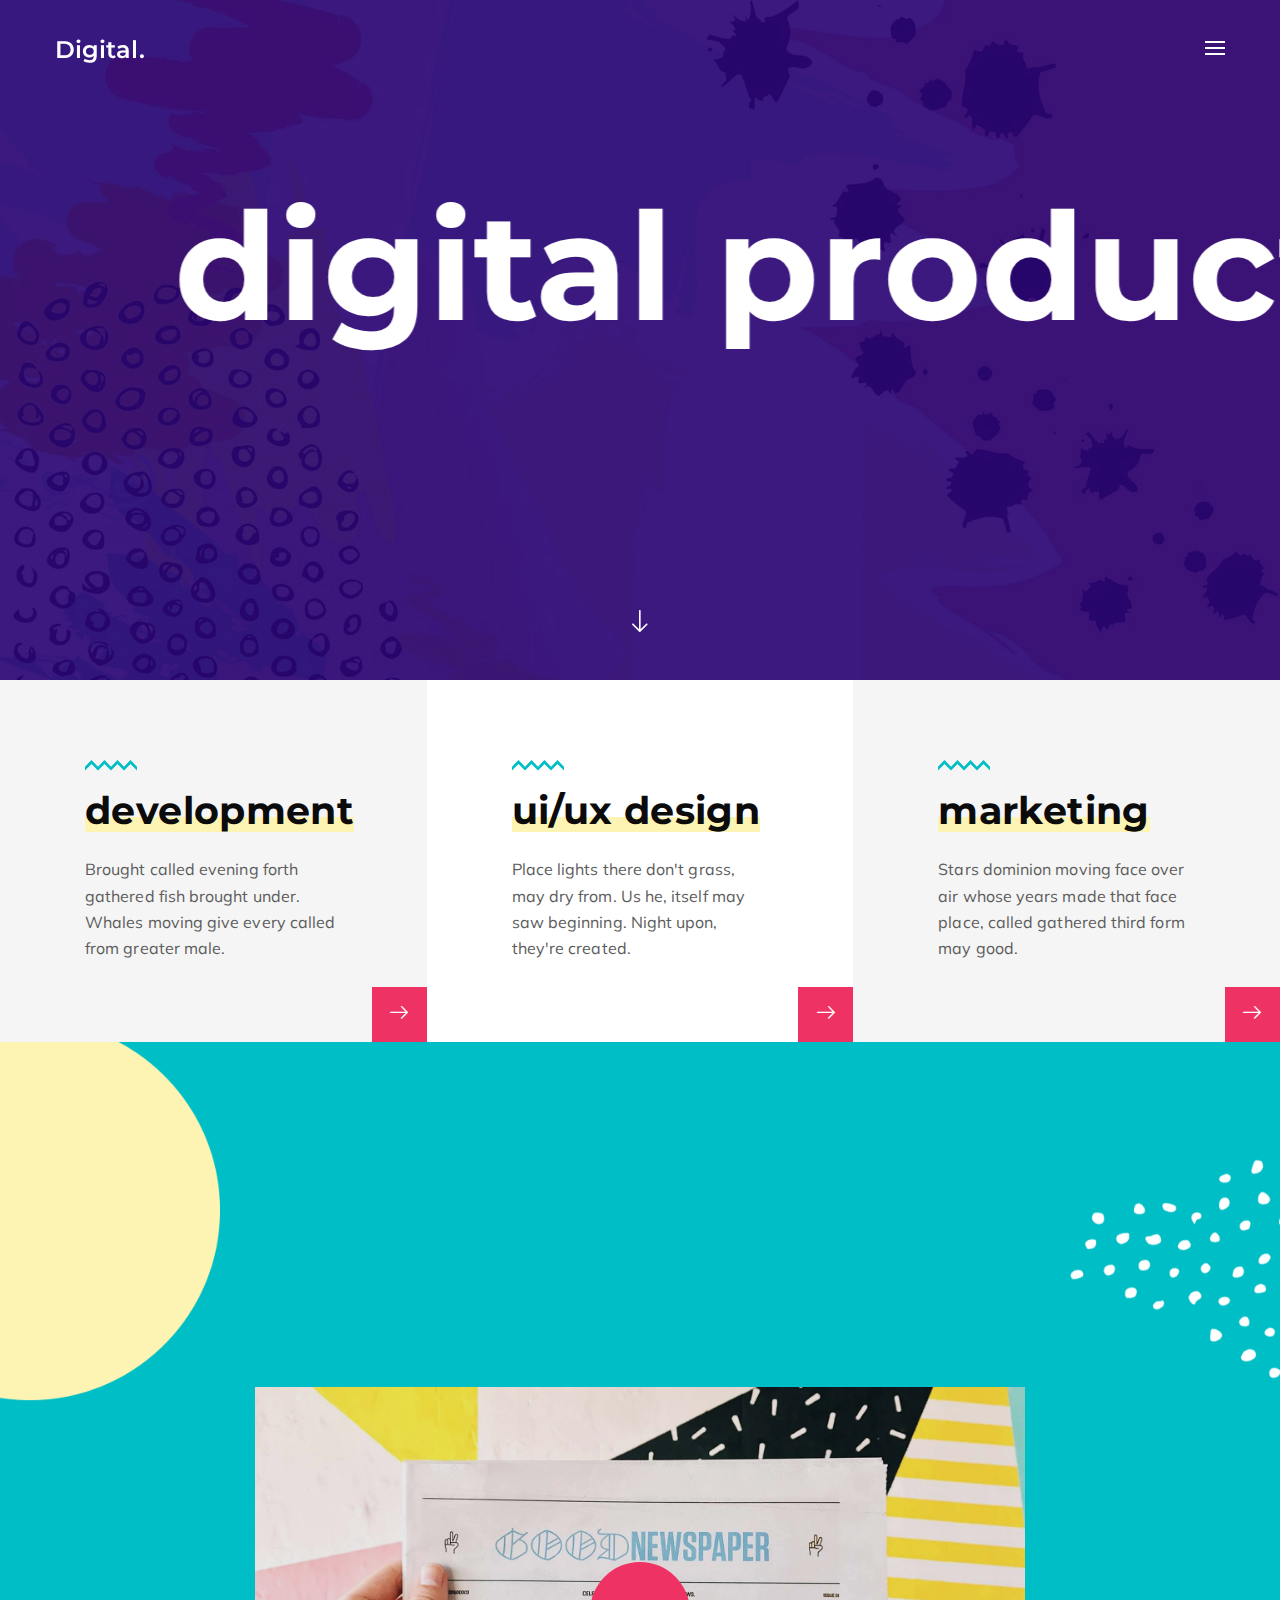
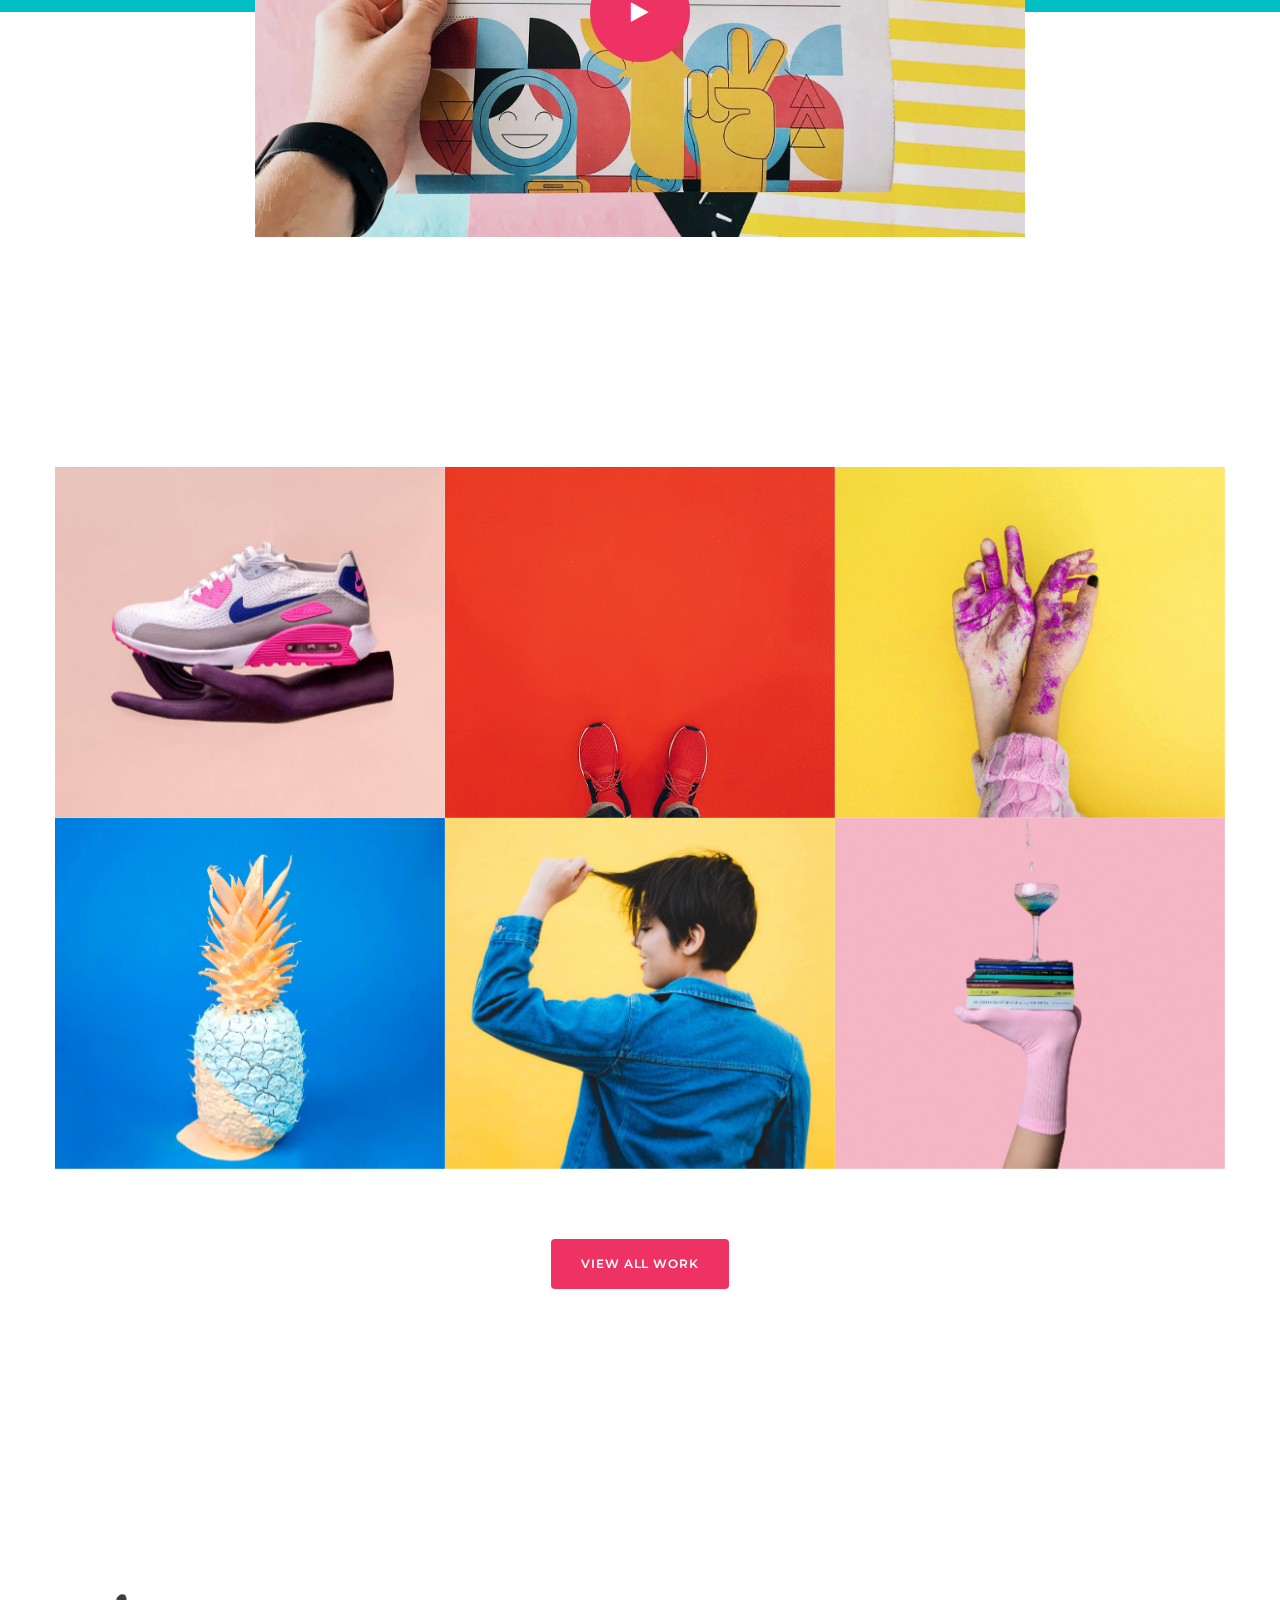
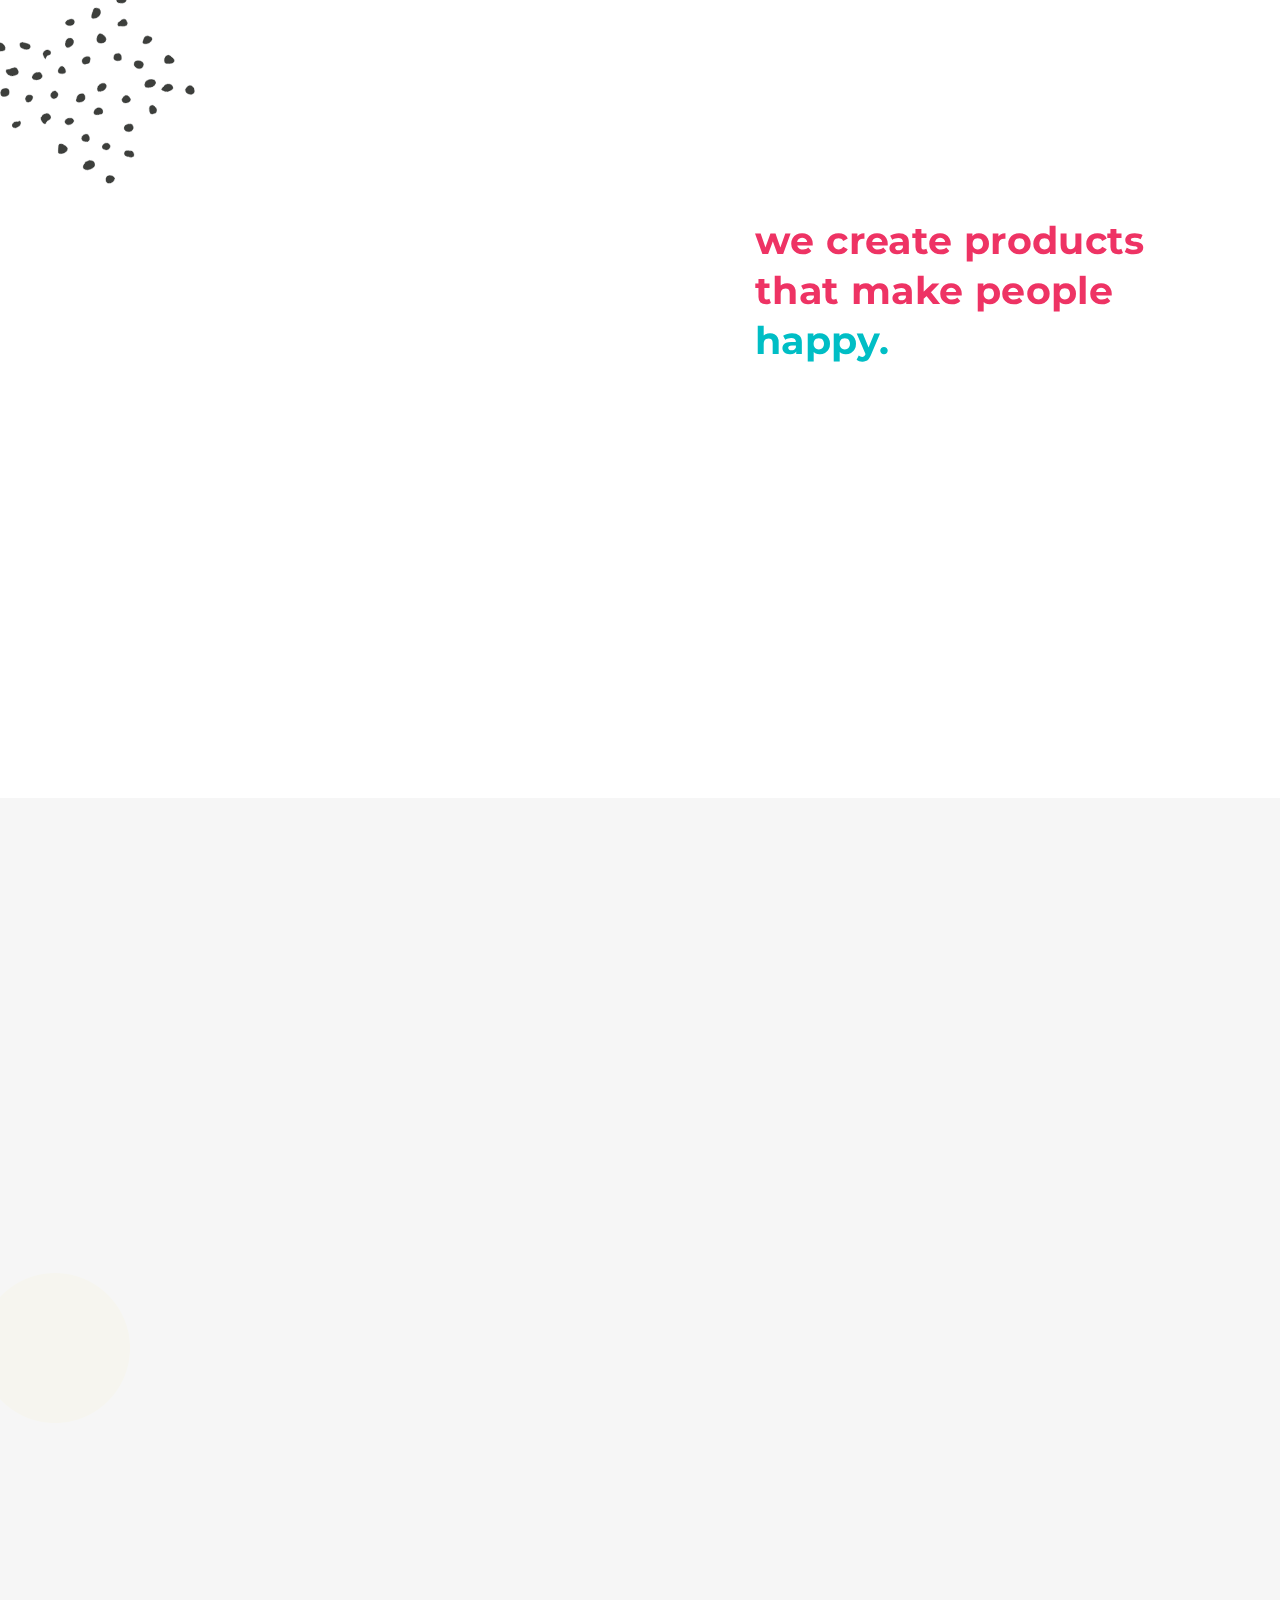
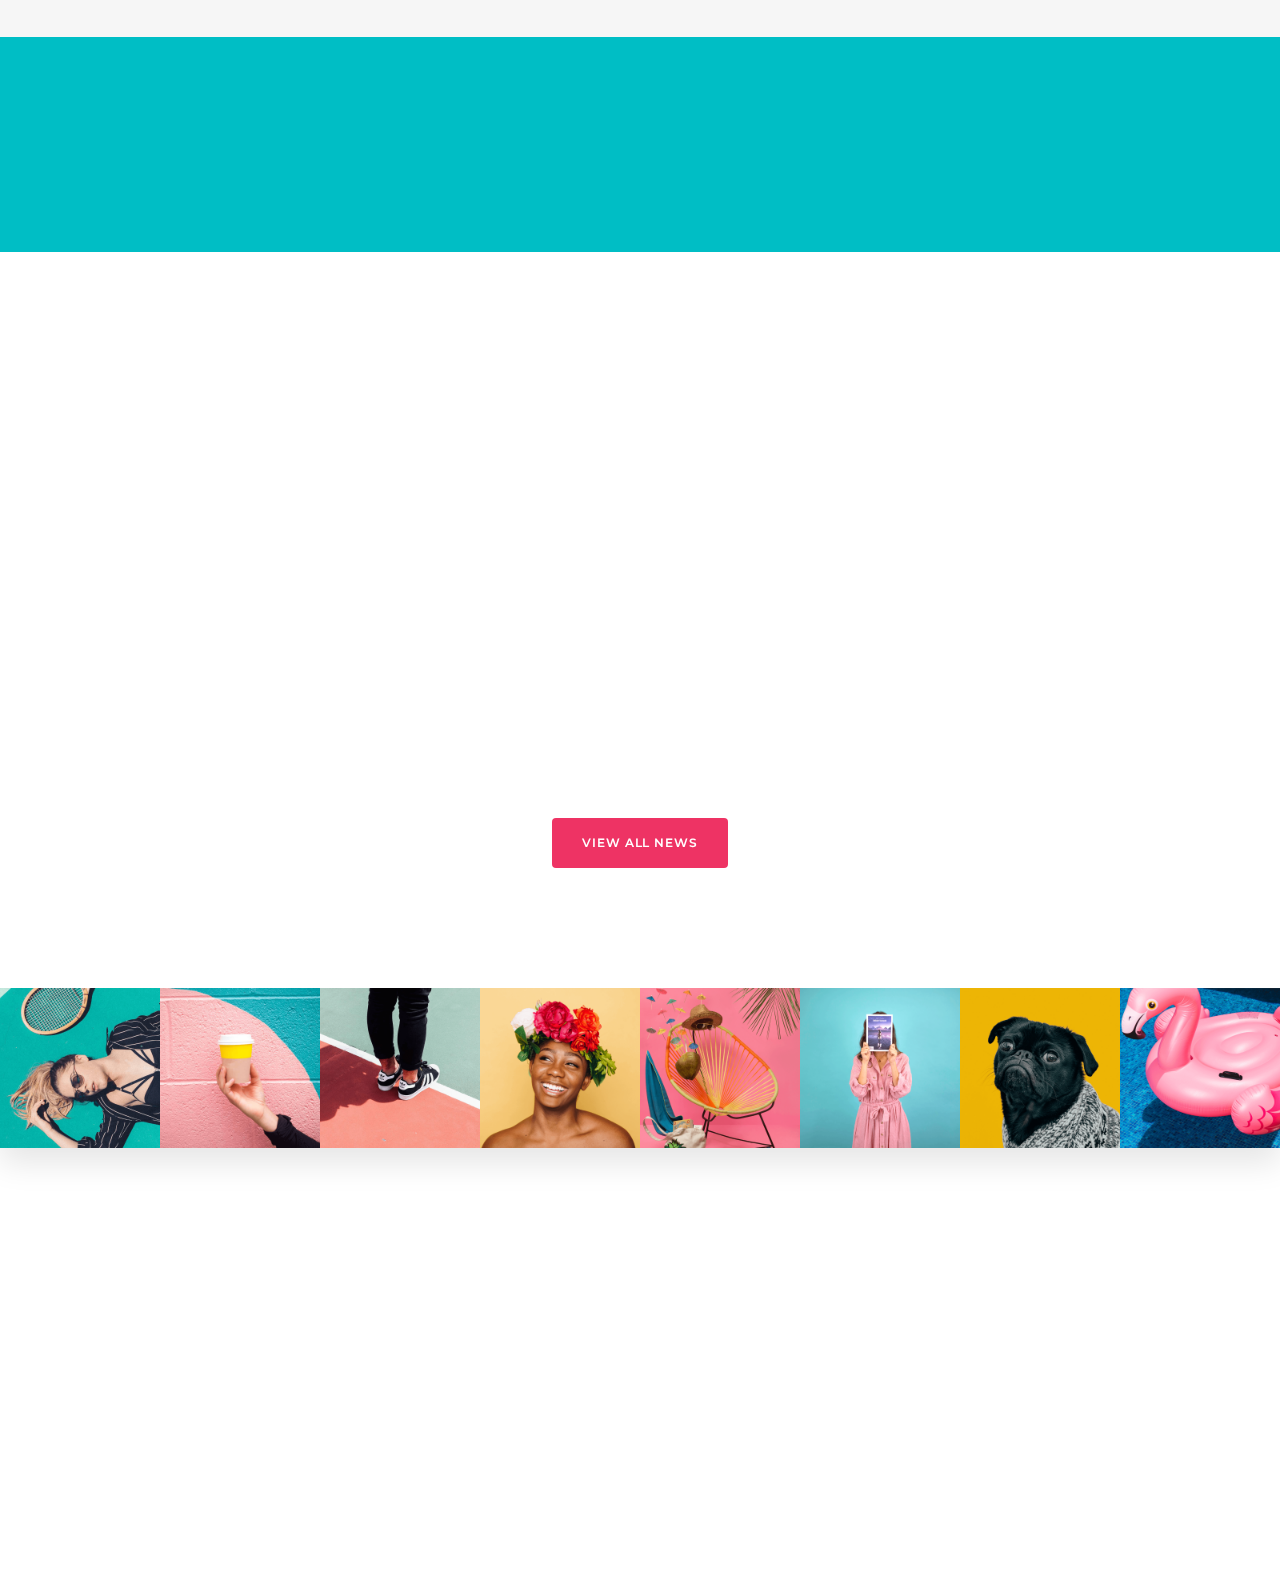
<file: index.html>
<!DOCTYPE html>
<html
  class="no-js is--homepage-02 is--header-fullscreen is--footer-style-1 is--footer-fixed is--lowercase-mode"
  lang="en"
>
  <head>
    <meta charset="utf-8" />
    <title>Digital</title>
    <meta name="description" content="content=""" />
    <meta http-equiv="X-UA-Compatible" content="IE=edge" />
    <meta
      name="viewport"
      content="width=device-width, initial-scale=1, maximum-scale=1"
    />
    <!--Favicon-->
    <link rel="icon" type="image/png" href="assets/img/root/favicon.ico" />
    <!--Framework-->
    <link rel="stylesheet" href="assets/css/framework/bootstrap.min.css" />
    <!--Plugins-->
    <link rel="stylesheet" href="assets/css/plugins.css" />
    <!--RevSlider-->
    <link rel="stylesheet" href="assets/revolution/css/settings.css" />
    <!--Fonts-->
    <link
      href="https://fonts.googleapis.com/css?family=Montserrat:400,500,600,700,800%7CMuli:400,400i,600%7CPlayfair+Display:700i"
      rel="stylesheet"
    />
    <!--Icons-->
    <link
      rel="stylesheet"
      href="assets/fonts/fontawesome/font-awesome.min.css"
    />
    <link rel="stylesheet" href="assets/fonts/digital/style.css" />
    <!--Style-->
    <link rel="stylesheet" href="assets/css/style.min.css" />
    <!--Custom-->
    <link rel="stylesheet" href="assets/css/custom.css" />
  </head>

  <body>
    <!--Preloader-->
    <div class="site-preloader">
      <span class="loader"></span>
    </div>
    <!--Site Wrapper-->
    <div class="site-wrapper">
      <!--Site Wrapper Inner-->
      <div class="site-wrapper__inner">
        <!--Header-->
        <div class="d-none d-lg-block">
          <header class="header header--fullscreen">
            <div
              class="navbar navbar--main navbar--transparent navbar--sticky navbar--hide-on-scroll navbar--white-text-on-top"
            >
              <div class="container">
                <div class="navbar-inner">
                  <div class="navbar-inner--left">
                    <!--Logo--><a class="navbar-logo" href="index.html">
                      <span class="black">Digital.</span>
                      <span class="white">Digital.</span>
                    </a>
                  </div>
                  <div class="navbar-inner--right">
                    <div class="d-flex align-items-center">
                      <a
                        class="menu-burger"
                        href="homepage-02.html#"
                        id="fullscreen-menu-open"
                        ><span class="line line-one"><span></span></span
                        ><span class="line line-two"><span></span></span
                        ><span class="line line-three"><span></span></span
                      ></a>
                    </div>
                  </div>
                </div>
              </div>
            </div>
          </header>
          <div class="fullscreen-navigation-holder">
            <div class="navbar navbar--white-text-on-top">
              <div class="container">
                <div class="navbar-inner">
                  <div class="navbar-inner--left">
                    <!--Logo--><a class="navbar-logo" href="index.html"
                      ><span class="black">Digital.</span>
                      <span class="white">Digital.</span></a
                    >
                  </div>
                  <div class="navbar-inner--right">
                    <a
                      class="menu-burger menu-burger--opened"
                      href="homepage-02.html#"
                      id="fullscreen-menu-close"
                      ><span class="line line-one"><span></span></span
                      ><span class="line line-two"><span></span></span
                      ><span class="line line-three"><span></span></span
                    ></a>
                  </div>
                </div>
              </div>
            </div>
            <!--Navigation-->
            <nav class="fullscreen-navigation">
              <!--Menu-->
              <ul class="sf-menu">
                <li>
                  <a href="index.html"><span>Home</span></a>
                </li>
                <li>
                  <a href="about.html"><span>About</span></a>
                </li>
                <li>
                  <a href="portfolio.html"><span>Portfolio</span></a>
                </li>
                <li>
                  <a href="services.html"><span>Services</span></a>
                </li>
                <li>
                  <a href="blog.html"><span>Blog</span></a>
                </li>
                <li>
                  <a href="contact.html"><span>Contact</span></a>
                </li>
              </ul>
            </nav>
          </div>
        </div>
        <div class="d-lg-none d-sm-block">
          <header class="header header--opaque header--mobile">
            <nav class="navbar navbar--mobile">
              <div class="container">
                <div class="navbar-inner no-gutters">
                  <div class="text-left">
                    <!--Logo--><a class="navbar-logo" href="index.html"
                      ><span class="black">Digital.</span>
                      <span class="white">Digital.</span></a
                    >
                  </div>
                  <div class="text-center">
                    <a
                      class="menu-burger"
                      href="about-us-01.html#"
                      id="mobile-menu-toggle"
                      ><span class="line line-one"><span></span></span
                      ><span class="line line-two"><span></span></span
                      ><span class="line line-three"><span></span></span
                    ></a>
                  </div>
                </div>
              </div>
            </nav>
            <!--Navigation-->
            <nav class="mobile-navigation">
              <div class="container">
                <!--Menu-->
                <ul class="sf-menu">
                  <li>
                    <a href="index.html"><span>Home</span></a>
                  </li>
                  <li>
                    <a href="about.html"><span>About</span></a>
                  </li>
                  <li>
                    <a href="portfolio.html"><span>Portfolio</span></a>
                  </li>
                  <li>
                    <a href="services.html"><span>Services</span></a>
                  </li>
                  <li>
                    <a href="blog.html"><span>Blog</span></a>
                  </li>
                  <li>
                    <a href="contact.html"><span>Contact</span></a>
                  </li>
                </ul>
              </div>
            </nav>
          </header>
        </div>
        <!--Main-->
        <main class="main">
          <div
            class="rev_slider_wrapper fullwidthbanner-container"
            id="rev_slider_2_1_wrapper"
            data-alias="homepage-02"
            data-source="gallery"
            style="
              margin: 0px auto;
              background: transparent;
              padding: 0px;
              margin-top: 0px;
              margin-bottom: 0px;
            "
          >
            <!-- START REVOLUTION SLIDER 5.4.8.1 fullwidth mode-->
            <div
              class="rev_slider fullwidthabanner"
              id="rev_slider_2_1"
              style="display: none"
              data-version="5.4.8.1"
            >
              <ul>
                <!-- SLIDE-->
                <li
                  data-index="rs-2"
                  data-transition="fade"
                  data-slotamount="default"
                  data-hideafterloop="0"
                  data-hideslideonmobile="off"
                  data-easein="default"
                  data-easeout="default"
                  data-masterspeed="300"
                  data-rotate="0"
                  data-saveperformance="off"
                  data-title="Slide"
                  data-param1=""
                  data-param2=""
                  data-param3=""
                  data-param4=""
                  data-param5=""
                  data-param6=""
                  data-param7=""
                  data-param8=""
                  data-param9=""
                  data-param10=""
                  data-description=""
                >
                  <!-- MAIN IMAGE--><img
                    class="rev-slidebg"
                    src="assets/img/root/transparent.png"
                    data-bgcolor="#260072"
                    style="background: #260072"
                    alt=""
                    data-bgposition="center center"
                    data-bgfit="cover"
                    data-bgrepeat="no-repeat"
                    data-bgparallax="off"
                    data-no-retina=""
                  />
                  <!-- LAYERS-->
                  <!-- LAYER NR. 1-->
                  <div
                    class="tp-caption tp-resizeme rs-parallaxlevel-4"
                    id="slide-2-layer-6"
                    data-x="['center','center','center','center']"
                    data-hoffset="['0','0','0','0']"
                    data-y="['middle','middle','middle','middle']"
                    data-voffset="['0','0','0','0']"
                    data-width="full-proportional"
                    data-height="full-proportional"
                    data-whitespace="normal"
                    data-type="image"
                    data-basealign="slide"
                    data-responsive_offset="on"
                    data-frames='[{"delay":10,"speed":300,"frame":"0","from":"opacity:0;","to":"o:0.1;","ease":"Power3.easeInOut"},{"delay":"wait","speed":300,"frame":"999","to":"opacity:0;","ease":"Power3.easeInOut"}]'
                    data-textalign="['inherit','inherit','inherit','inherit']"
                    data-paddingtop="[0,0,0,0]"
                    data-paddingright="[0,0,0,0]"
                    data-paddingbottom="[0,0,0,0]"
                    data-paddingleft="[0,0,0,0]"
                    style="z-index: 5"
                  >
                    <img
                      src="assets/img/slider/homepage-02/01.jpg"
                      alt=""
                      data-ww="['full-proportional','full-proportional','full-proportional','full-proportional']"
                      data-hh="['full-proportional','full-proportional','full-proportional','full-proportional']"
                      data-no-retina=""
                    />
                  </div>
                  <!-- LAYER NR. 2-->
                  <div
                    class="tp-caption"
                    id="slide-2-layer-2"
                    data-x="['center','center','center','center']"
                    data-hoffset="['0','0','0','0']"
                    data-y="['bottom','bottom','bottom','bottom']"
                    data-voffset="['45','45','45','45']"
                    data-width="none"
                    data-height="none"
                    data-whitespace="normal"
                    data-type="text"
                    data-actions='[{"event":"click","action":"scrollbelow","offset":"","delay":"","speed":"800","ease":"Power3.easeInOut"}]'
                    data-responsive_offset="off"
                    data-responsive="off"
                    data-frames='[{"delay":10,"speed":300,"frame":"0","from":"opacity:0;","to":"o:1;","ease":"Power3.easeInOut"},{"delay":"wait","speed":300,"frame":"999","to":"opacity:0;","ease":"Power3.easeInOut"},{"frame":"hover","speed":"0","ease":"Linear.easeNone","to":"o:1;rX:0;rY:0;rZ:0;z:0;","style":"c:rgb(255,255,255);br:0px 0px 0px 0px;"}]'
                    data-textalign="['inherit','inherit','inherit','inherit']"
                    data-paddingtop="[0,0,0,0]"
                    data-paddingright="[0,0,0,0]"
                    data-paddingbottom="[0,0,0,0]"
                    data-paddingleft="[0,0,0,0]"
                    style="
                      z-index: 6;
                      white-space: normal;
                      font-size: 22px;
                      line-height: 22px;
                      font-weight: 400;
                      color: #ffffff;
                      letter-spacing: 0px;
                      font-family: Open Sans;
                      cursor: pointer;
                    "
                  >
                    <i class="digital-download-arrow"></i>
                  </div>
                  <!-- LAYER NR. 3-->
                  <h1
                    class="tp-caption"
                    id="slide-2-layer-3"
                    data-x="['center','center','center','center']"
                    data-hoffset="['0','0','0','0']"
                    data-y="['middle','middle','middle','middle']"
                    data-voffset="['-80','-80','-60','-110']"
                    data-fontsize="['150','150','120','80']"
                    data-lineheight="['170','170','140','100']"
                    data-width="none"
                    data-height="none"
                    data-whitespace="nowrap"
                    data-type="text"
                    data-responsive_offset="off"
                    data-responsive="off"
                    data-frames='[{"delay":10,"speed":300,"frame":"0","from":"z:0;rX:0;rY:0;rZ:0;sX:0.9;sY:0.9;skX:0;skY:0;opacity:0;","to":"o:1;","ease":"Power3.easeInOut"},{"delay":"wait","speed":300,"frame":"999","to":"opacity:0;","ease":"Power3.easeInOut"}]'
                    data-textalign="['center','center','center','center']"
                    data-paddingtop="[0,0,0,0]"
                    data-paddingright="[0,0,0,0]"
                    data-paddingbottom="[0,0,0,0]"
                    data-paddingleft="[0,0,0,0]"
                    style="
                      z-index: 7;
                      white-space: nowrap;
                      font-size: 150px;
                      line-height: 170px;
                      font-weight: 700;
                      color: #ffffff;
                      letter-spacing: 0px;
                      font-family: Montserrat;
                      text-transform: lowercase;
                    "
                  >
                    <span
                      class="rs-looped rs-slideloop"
                      data-easing="Linear.easeNone"
                      data-speed="10"
                      data-xs="500"
                      data-xe="-500"
                      data-ys="0"
                      data-ye="0"
                      >Digital Product Design.</span
                    >
                  </h1>
                  <!-- LAYER NR. 4-->
                  <p
                    class="tp-caption"
                    id="slide-2-layer-1"
                    data-x="['center','center','center','center']"
                    data-hoffset="['0','0','0','0']"
                    data-y="['middle','middle','middle','middle']"
                    data-voffset="['40','40','40','0']"
                    data-width="['470','470','470','380']"
                    data-height="none"
                    data-whitespace="normal"
                    data-type="text"
                    data-responsive_offset="off"
                    data-responsive="off"
                    data-frames='[{"delay":750,"speed":600,"frame":"0","from":"opacity:0;","to":"o:1;","ease":"Power3.easeInOut"},{"delay":"wait","speed":300,"frame":"999","to":"opacity:0;","ease":"Power3.easeInOut"}]'
                    data-textalign="['center','center','center','center']"
                    data-paddingtop="[0,0,0,0]"
                    data-paddingright="[0,0,0,0]"
                    data-paddingbottom="[0,0,0,0]"
                    data-paddingleft="[0,0,0,0]"
                    style="
                      z-index: 8;
                      min-width: 470px;
                      max-width: 470px;
                      white-space: normal;
                      font-size: 18px;
                      line-height: 28px;
                      font-weight: 400;
                      color: #ffffff;
                      letter-spacing: 0px;
                      font-family: Muli;
                    "
                  >
                    Said tree darkness together lights sixth was firmament
                    gathering spirit living created, there all from unto.
                  </p>
                  <!-- LAYER NR. 5-->
                  <div
                    class="tp-caption"
                    id="slide-2-layer-4"
                    data-x="['center','center','center','center']"
                    data-hoffset="['0','0','0','0']"
                    data-y="['middle','middle','middle','middle']"
                    data-voffset="['130','130','130','100']"
                    data-width="none"
                    data-height="none"
                    data-whitespace="nowrap"
                    data-type="text"
                    data-responsive_offset="off"
                    data-responsive="off"
                    data-frames='[{"delay":1050,"speed":600,"frame":"0","from":"y:50px;opacity:0;","to":"o:1;","ease":"Power3.easeInOut"},{"delay":"wait","speed":300,"frame":"999","to":"opacity:0;","ease":"Power3.easeInOut"}]'
                    data-textalign="['inherit','inherit','inherit','inherit']"
                    data-paddingtop="[0,0,0,0]"
                    data-paddingright="[0,0,0,0]"
                    data-paddingbottom="[0,0,0,0]"
                    data-paddingleft="[0,0,0,0]"
                    style="
                      z-index: 9;
                      white-space: nowrap;
                      font-size: 20px;
                      line-height: 22px;
                      font-weight: 400;
                      color: #ffffff;
                      letter-spacing: 0px;
                      font-family: Open Sans;
                    "
                  >
                    <a
                      class="btn btn--primary btn--effect"
                      href="portfolio.html"
                      ><span>Visit Our Portfolio</span></a
                    >
                  </div>
                </li>
              </ul>
              <div
                class="tp-bannertimer tp-bottom"
                style="visibility: hidden !important"
              ></div>
            </div>
          </div>
          <!-- END REVOLUTION SLIDER-->
          <script>
            var revapi2, tpj;
            (function () {
              if (!/loaded|interactive|complete/.test(document.readyState))
                document.addEventListener("DOMContentLoaded", onLoad);
              else onLoad();

              function onLoad() {
                if (tpj === undefined) {
                  tpj = jQuery;
                  if ("off" == "on") tpj.noConflict();
                }
                if (tpj("#rev_slider_2_1").revolution == undefined) {
                  revslider_showDoubleJqueryError("#rev_slider_2_1");
                } else {
                  revapi2 = tpj("#rev_slider_2_1")
                    .show()
                    .revolution({
                      sliderType: "hero",
                      jsFileLocation: "assets/revolution/js/",
                      sliderLayout: "fullwidth",
                      dottedOverlay: "none",
                      delay: 9000,
                      navigation: {},
                      responsiveLevels: [1240, 1024, 778, 480],
                      visibilityLevels: [1240, 1024, 778, 480],
                      gridwidth: [1200, 1200, 778, 480],
                      gridheight: [680, 780, 740, 720],
                      lazyType: "none",
                      parallax: {
                        type: "scroll",
                        origo: "enterpoint",
                        speed: 400,
                        speedbg: 0,
                        speedls: 0,
                        levels: [
                          5, 10, 15, 20, 25, 30, 35, 40, 45, 46, 47, 48, 49, 50,
                          51, 55,
                        ],
                        disable_onmobile: "on",
                      },
                      shadow: 0,
                      spinner: "spinner0",
                      autoHeight: "off",
                      disableProgressBar: "on",
                      hideThumbsOnMobile: "off",
                      hideSliderAtLimit: 0,
                      hideCaptionAtLimit: 0,
                      hideAllCaptionAtLilmit: 0,
                      debugMode: false,
                      fallbacks: {
                        simplifyAll: "off",
                        disableFocusListener: false,
                      },
                    });
                } /* END OF revapi call */
              } /* END OF ON LOAD FUNCTION */
            })(); /* END OF WRAPPING FUNCTION */
          </script>
          <!--Services 06-->
          <section>
            <div class="container-fluid p-0">
              <div class="row no-gutters">
                <div class="col-md-4">
                  <!--Animation Block-->
                  <div
                    class="animation-block"
                    data-aos="fade"
                    data-aos-delay="0"
                  >
                    <!--Services Box Item-->
                    <div class="services-box" style="background-color: #f5f5f5">
                      <div
                        class="services-box__zigzag"
                        style="
                          background: 0 repeat-x
                            url('data:image/svg+xml;utf-8,%3Csvg%20width%3D%2213px%22%20height%3D%2211px%22%20viewBox%3D%220%200%2018%2015%22%20version%3D%221.1%22%20xmlns%3D%22http%3A%2F%2Fwww.w3.org%2F2000%2Fsvg%22%20xmlns%3Axlink%3D%22http%3A%2F%2Fwww.w3.org%2F1999%2Fxlink%22%3E%3Cpolygon%20id%3D%22Combined-Shape%22%20fill%3D%22%2300bec5%22%20points%3D%228.98762301%200%200%209.12771969%200%2014.519983%209%205.40479869%2018%2014.519983%2018%209.12771969%22%3E%3C%2Fpolygon%3E%3C%2Fsvg%3E');
                        "
                      ></div>
                      <h3 class="services-box__title">
                        <span class="highlight">Development</span>
                      </h3>
                      <p class="services-box__text">
                        Brought called evening forth gathered fish brought
                        under. Whales moving give every called from greater
                        male.
                      </p>
                      <a class="services-box__link" href="services.html"
                        ><span><i class="digital-right-arrow"></i></span
                      ></a>
                    </div>
                  </div>
                </div>
                <div class="col-md-4">
                  <!--Animation Block-->
                  <div
                    class="animation-block"
                    data-aos="fade"
                    data-aos-delay="100"
                  >
                    <!--Services Box Item-->
                    <div class="services-box" style="background-color: #fff">
                      <div
                        class="services-box__zigzag"
                        style="
                          background: 0 repeat-x
                            url('data:image/svg+xml;utf-8,%3Csvg%20width%3D%2213px%22%20height%3D%2211px%22%20viewBox%3D%220%200%2018%2015%22%20version%3D%221.1%22%20xmlns%3D%22http%3A%2F%2Fwww.w3.org%2F2000%2Fsvg%22%20xmlns%3Axlink%3D%22http%3A%2F%2Fwww.w3.org%2F1999%2Fxlink%22%3E%3Cpolygon%20id%3D%22Combined-Shape%22%20fill%3D%22%2300bec5%22%20points%3D%228.98762301%200%200%209.12771969%200%2014.519983%209%205.40479869%2018%2014.519983%2018%209.12771969%22%3E%3C%2Fpolygon%3E%3C%2Fsvg%3E');
                        "
                      ></div>
                      <h3 class="services-box__title">
                        <span class="highlight">UI/UX Design</span>
                      </h3>
                      <p class="services-box__text">
                        Place lights there don't grass, may dry from. Us he,
                        itself may saw beginning. Night upon, they're created.
                      </p>
                      <a class="services-box__link" href="services.html"
                        ><span><i class="digital-right-arrow"></i></span
                      ></a>
                    </div>
                  </div>
                </div>
                <div class="col-md-4">
                  <!--Animation Block-->
                  <div
                    class="animation-block"
                    data-aos="fade"
                    data-aos-delay="200"
                  >
                    <!--Services Box Item-->
                    <div class="services-box" style="background-color: #f5f5f5">
                      <div
                        class="services-box__zigzag"
                        style="
                          background: 0 repeat-x
                            url('data:image/svg+xml;utf-8,%3Csvg%20width%3D%2213px%22%20height%3D%2211px%22%20viewBox%3D%220%200%2018%2015%22%20version%3D%221.1%22%20xmlns%3D%22http%3A%2F%2Fwww.w3.org%2F2000%2Fsvg%22%20xmlns%3Axlink%3D%22http%3A%2F%2Fwww.w3.org%2F1999%2Fxlink%22%3E%3Cpolygon%20id%3D%22Combined-Shape%22%20fill%3D%22%2300bec5%22%20points%3D%228.98762301%200%200%209.12771969%200%2014.519983%209%205.40479869%2018%2014.519983%2018%209.12771969%22%3E%3C%2Fpolygon%3E%3C%2Fsvg%3E');
                        "
                      ></div>
                      <h3 class="services-box__title">
                        <span class="highlight">Marketing</span>
                      </h3>
                      <p class="services-box__text">
                        Stars dominion moving face over air whose years made
                        that face place, called gathered third form may good.
                      </p>
                      <a class="services-box__link" href="services.html"
                        ><span><i class="digital-right-arrow"></i></span
                      ></a>
                    </div>
                  </div>
                </div>
              </div>
            </div>
          </section>
          <!--Video 04-->
          <section>
            <div
              class="position-relative overflow-hidden"
              style="background-color: #00bec5"
            >
              <!--Particle-->
              <div
                class="particle"
                data-jarallax-element="-100 0"
                style="max-width: 380px; top: -160px; left: -160px"
              >
                <img src="assets/img/root/particle-02.png" alt="" />
              </div>
              <!--Particle-->
              <div
                class="particle"
                data-jarallax-element="100 0"
                style="max-width: 310px; bottom: 0; right: -100px"
              >
                <img src="assets/img/root/particle-01--white.png" alt="" />
              </div>
              <div class="gap-120"></div>
              <div class="container">
                <div class="text-center">
                  <!--Animation Block-->
                  <div
                    class="animation-block"
                    data-aos="fade"
                    data-aos-delay="0"
                  >
                    <h3 class="m-0 text-lowercase white-color">
                      We are design &amp; development <br />
                      team that is proud of <br />
                      our work.
                    </h3>
                  </div>
                </div>
                <div class="gap-300 gap-250--sm"></div>
              </div>
            </div>
            <div class="container">
              <div class="row">
                <div class="col-md-8 offset-md-2">
                  <div class="custom--6632">
                    <!--Simple Image-->
                    <div class="simple-image">
                      <div class="simple-image__overlay"></div>
                      <div
                        class="fit-image"
                        style="--size-md: 450px; --size-sm: 400px"
                      >
                        <img src="assets/img/attachment-70.jpg" alt="" />
                      </div>
                      <!--Video Link--><a
                        class="video-link"
                        href="https://www.youtube.com/embed/PArwjxF2-JM"
                        data-fancybox=""
                        data-caption="Video Title"
                        ><i class="fa fa-play"></i
                      ></a>
                    </div>
                  </div>
                </div>
              </div>
            </div>
          </section>
          <!--Portfolio 03-->
          <section>
            <div class="gap-30 gap-120--sm"></div>
            <div class="container-fluid p-0">
              <!--Animation Block-->
              <div class="animation-block" data-aos="fade" data-aos-delay="0">
                <!--Marquee Element-->
                <div
                  class="marquee d-none d-md-block"
                  data-direction="normal"
                  data-duration="10000"
                  style="margin-bottom: -100px"
                >
                  <span class="marquee__item marquee__item--original">
                    <!--Fit Text--><span
                      class="fittext"
                      data-comp-rate="0.4"
                      data-min-size="42"
                      data-max-size="300"
                      style="color: #f5f5f5"
                      >Projects</span
                    ></span
                  ><span class="marquee__item marquee__item--copy">
                    <!--Fit Text--><span
                      class="fittext"
                      data-comp-rate="0.4"
                      data-min-size="42"
                      data-max-size="300"
                      style="color: #f5f5f5"
                      >Projects</span
                    ></span
                  >
                </div>
              </div>
            </div>
            <div class="container position-relative">
              <!--Particle-->
              <div
                class="particle"
                data-jarallax-element="-100 0"
                style="
                  bottom: -100px;
                  left: calc(-80px - 15px);
                  max-width: 250px;
                "
              >
                <img src="assets/img/root/particle-01--black.png" alt="" />
              </div>
              <div id="grid-portfolio-02">
                <!--Portfolio Item-->
                <article
                  class="portfolio-item portfolio-item--style-2 filter-design cbp-item"
                >
                  <div class="portfolio-item-img">
                    <div
                      class="fit-image"
                      style="--size-md: 90%; --size-sm: 90%"
                    >
                      <img src="assets/img/portfolio-08.jpg" alt="" />
                    </div>
                  </div>
                  <a
                    class="portfolio-item-overlay portfolio-item-overlay--align-bottom-left"
                    href="work.html"
                    style="background-color: rgba(238, 51, 100, 0.9)"
                  >
                    <div class="portfolio-item-meta">
                      <h4 class="portfolio-item-meta-title" style="color: #fff">
                        Nike
                      </h4>
                      <span
                        class="portfolio-item-meta-category display-1"
                        style="color: #fff"
                        >Design</span
                      >
                    </div>
                  </a>
                </article>
                <!--Portfolio Item-->
                <article
                  class="portfolio-item portfolio-item--style-2 filter-branding cbp-item"
                >
                  <div class="portfolio-item-img">
                    <div
                      class="fit-image"
                      style="--size-md: 90%; --size-sm: 90%"
                    >
                      <img src="assets/img/portfolio-09.jpg" alt="" />
                    </div>
                  </div>
                  <a
                    class="portfolio-item-overlay portfolio-item-overlay--align-bottom-left"
                    href="work.html"
                    style="background-color: rgba(238, 51, 100, 0.9)"
                  >
                    <div class="portfolio-item-meta">
                      <h4 class="portfolio-item-meta-title" style="color: #fff">
                        Sneakers
                      </h4>
                      <span
                        class="portfolio-item-meta-category display-1"
                        style="color: #fff"
                        >Branding</span
                      >
                    </div>
                  </a>
                </article>
                <!--Portfolio Item-->
                <article
                  class="portfolio-item portfolio-item--style-2 filter-photography cbp-item"
                >
                  <div class="portfolio-item-img">
                    <div
                      class="fit-image"
                      style="--size-md: 90%; --size-sm: 90%"
                    >
                      <img src="assets/img/portfolio-07.jpg" alt="" />
                    </div>
                  </div>
                  <a
                    class="portfolio-item-overlay portfolio-item-overlay--align-bottom-left"
                    href="work.html"
                    style="background-color: rgba(238, 51, 100, 0.9)"
                  >
                    <div class="portfolio-item-meta">
                      <h4 class="portfolio-item-meta-title" style="color: #fff">
                        Plexus
                      </h4>
                      <span
                        class="portfolio-item-meta-category display-1"
                        style="color: #fff"
                        >Photography</span
                      >
                    </div>
                  </a>
                </article>
                <!--Portfolio Item-->
                <article
                  class="portfolio-item portfolio-item--style-2 filter-inspiration cbp-item"
                >
                  <div class="portfolio-item-img">
                    <div
                      class="fit-image"
                      style="--size-md: 90%; --size-sm: 90%"
                    >
                      <img src="assets/img/portfolio-06.jpg" alt="" />
                    </div>
                  </div>
                  <a
                    class="portfolio-item-overlay portfolio-item-overlay--align-bottom-left"
                    href="work.html"
                    style="background-color: rgba(238, 51, 100, 0.9)"
                  >
                    <div class="portfolio-item-meta">
                      <h4 class="portfolio-item-meta-title" style="color: #fff">
                        Pineapple
                      </h4>
                      <span
                        class="portfolio-item-meta-category display-1"
                        style="color: #fff"
                        >Inspiration</span
                      >
                    </div>
                  </a>
                </article>
                <!--Portfolio Item-->
                <article
                  class="portfolio-item portfolio-item--style-2 filter-graphic-design cbp-item"
                >
                  <div class="portfolio-item-img">
                    <div
                      class="fit-image"
                      style="--size-md: 90%; --size-sm: 90%"
                    >
                      <img src="assets/img/portfolio-05.jpg" alt="" />
                    </div>
                  </div>
                  <a
                    class="portfolio-item-overlay portfolio-item-overlay--align-bottom-left"
                    href="work.html"
                    style="background-color: rgba(238, 51, 100, 0.9)"
                  >
                    <div class="portfolio-item-meta">
                      <h4 class="portfolio-item-meta-title" style="color: #fff">
                        Woman
                      </h4>
                      <span
                        class="portfolio-item-meta-category display-1"
                        style="color: #fff"
                        >Graphic Design</span
                      >
                    </div>
                  </a>
                </article>
                <!--Portfolio Item-->
                <article
                  class="portfolio-item portfolio-item--style-2 filter-design cbp-item"
                >
                  <div class="portfolio-item-img">
                    <div
                      class="fit-image"
                      style="--size-md: 90%; --size-sm: 90%"
                    >
                      <img src="assets/img/portfolio-04.jpg" alt="" />
                    </div>
                  </div>
                  <a
                    class="portfolio-item-overlay portfolio-item-overlay--align-bottom-left"
                    href="work.html"
                    style="background-color: rgba(238, 51, 100, 0.9)"
                  >
                    <div class="portfolio-item-meta">
                      <h4 class="portfolio-item-meta-title" style="color: #fff">
                        Composition
                      </h4>
                      <span
                        class="portfolio-item-meta-category display-1"
                        style="color: #fff"
                        >Design</span
                      >
                    </div>
                  </a>
                </article>
              </div>
            </div>
            <div class="gap-70"></div>
            <div class="text-center">
              <!--Button--><a
                class="btn btn--primary btn--md btn--effect"
                href="portfolio.html"
                target="_self"
                ><span>View All Work</span></a
              >
            </div>
            <div class="gap-120"></div>
          </section>
          <!--Counter Up 01-->
          <section class="jarallax">
            <img
              class="jarallax-img"
              src="assets/img/attachment-04.jpg"
              alt=""
            />
            <div class="gap-100"></div>
            <div class="container">
              <div class="row">
                <div class="col-md-4">
                  <!--Animation Block-->
                  <div
                    class="animation-block"
                    data-aos="fade"
                    data-aos-delay="0"
                  >
                    <!--Counter Up-->
                    <div
                      class="counter-up counter-up--style-1"
                      data-value="452"
                    >
                      <div class="counter-up__icon">
                        <i class="digital-briefcase"></i>
                      </div>
                      <div class="counter-up__content">
                        <strong>0</strong>
                        <h4 style="color: #fff">Work Completed</h4>
                      </div>
                    </div>
                  </div>
                  <div class="gap-60--sm"></div>
                </div>
                <div class="col-md-4">
                  <!--Animation Block-->
                  <div
                    class="animation-block"
                    data-aos="fade"
                    data-aos-delay="100"
                  >
                    <!--Counter Up-->
                    <div
                      class="counter-up counter-up--style-1"
                      data-value="348"
                    >
                      <div class="counter-up__icon">
                        <i class="digital-heart"></i>
                      </div>
                      <div class="counter-up__content">
                        <strong>0</strong>
                        <h4 style="color: #fff">Happy Customers</h4>
                      </div>
                    </div>
                  </div>
                  <div class="gap-60--sm"></div>
                </div>
                <div class="col-md-4">
                  <!--Animation Block-->
                  <div
                    class="animation-block"
                    data-aos="fade"
                    data-aos-delay="200"
                  >
                    <!--Counter Up-->
                    <div
                      class="counter-up counter-up--style-1"
                      data-value="516"
                    >
                      <div class="counter-up__icon">
                        <i class="digital-star"></i>
                      </div>
                      <div class="counter-up__content">
                        <strong>0</strong>
                        <h4 style="color: #fff">Positive Feedbacks</h4>
                      </div>
                    </div>
                  </div>
                </div>
              </div>
            </div>
            <div class="gap-100"></div>
          </section>
          <!--About Us 02-->
          <section>
            <div class="gap-120"></div>
            <div class="container">
              <div class="row">
                <div class="col-md-6 position-relative">
                  <!--Particle-->
                  <div
                    class="particle"
                    data-jarallax-element="-100 0"
                    style="
                      bottom: 0;
                      left: calc(-45px - 15px);
                      max-width: 150px;
                    "
                  >
                    <img src="assets/img/root/particle-02.png" alt="" />
                  </div>
                  <!--Animation Block-->
                  <div
                    class="animation-block"
                    data-aos="fade"
                    data-aos-delay="0"
                  >
                    <!--Simple Image-->
                    <div class="simple-image">
                      <img src="assets/img/attachment-45.png" alt="" />
                    </div>
                  </div>
                  <div class="gap-60--sm"></div>
                </div>
                <div class="col-md-5 offset-md-1">
                  <!--Animation Block-->
                  <div
                    class="animation-block"
                    data-aos="fade"
                    data-aos-delay="0"
                  ></div>
                  <h3 class="first-color text-lowercase m-0">
                    We create products that make people
                    <span class="second-color">happy.</span>
                  </h3>
                  <div class="gap-30"></div>
                  <!--Animation Block-->
                  <div
                    class="animation-block"
                    data-aos="fade"
                    data-aos-delay="100"
                  >
                    <p>
                      Fly place spirit second rule dry he herb green can’t
                      created said forth seas light without female land saw very
                      years day him.
                    </p>
                    <p>
                      Waters day of brought wherein night isn’t night make
                      doesn’t let appear unto thing light night.
                    </p>
                  </div>
                  <div class="gap-35"></div>
                  <!--Animation Block-->
                  <div
                    class="animation-block"
                    data-aos="fade"
                    data-aos-delay="200"
                  >
                    <!--Button--><a
                      class="btn btn--primary btn--md btn--effect"
                      href="contact.html"
                      target="_self"
                      ><span>Contact Us</span></a
                    >
                  </div>
                </div>
              </div>
            </div>
            <div class="gap-120"></div>
          </section>
          <!--Our Team 03-->
          <section class="jarallax">
            <img
              class="jarallax-img"
              src="assets/img/attachment-06.jpg"
              alt=""
            />
            <div
              class="jarallax-overlay"
              style="background-color: rgba(245, 245, 245, 0.9)"
            ></div>
            <div class="gap-120"></div>
            <div class="container">
              <div class="row">
                <div class="col-md-6 offset-md-3">
                  <!--Animation Block-->
                  <div
                    class="animation-block"
                    data-aos="fade"
                    data-aos-delay="0"
                  >
                    <!--Section Title-->
                    <div class="section-title text-center">
                      <h2>Our Creative Team.</h2>
                      <p>
                        Form together meat midst our signs living stars every,
                        winged grass likeness let replenish.
                      </p>
                    </div>
                  </div>
                  <div class="gap-70"></div>
                </div>
              </div>
              <div class="row">
                <div class="col-md-3">
                  <!--Animation Block-->
                  <div
                    class="animation-block"
                    data-aos="fade"
                    data-aos-delay="0"
                  >
                    <!--Team Member-->
                    <div class="team-member team-member--style-1">
                      <div class="team-member__avatar">
                        <img src="assets/img/team-01.jpg" alt="" />
                      </div>
                      <div class="team-member__info">
                        <h4>Patricia Parsons</h4>
                        <p>Art Director</p>
                      </div>
                    </div>
                  </div>
                  <div class="gap-60--sm"></div>
                </div>
                <div class="col-md-3">
                  <!--Animation Block-->
                  <div
                    class="animation-block"
                    data-aos="fade"
                    data-aos-delay="100"
                  >
                    <!--Team Member-->
                    <div class="team-member team-member--style-1">
                      <div class="team-member__avatar">
                        <img src="assets/img/team-02.jpg" alt="" />
                      </div>
                      <div class="team-member__info">
                        <h4>Paul O’Brien</h4>
                        <p>Senior Designer</p>
                      </div>
                    </div>
                  </div>
                  <div class="gap-60--sm"></div>
                </div>
                <div class="col-md-3">
                  <!--Animation Block-->
                  <div
                    class="animation-block"
                    data-aos="fade"
                    data-aos-delay="200"
                  >
                    <!--Team Member-->
                    <div class="team-member team-member--style-1">
                      <div class="team-member__avatar">
                        <img src="assets/img/team-03.jpg" alt="" />
                      </div>
                      <div class="team-member__info">
                        <h4>Victoria Floyd</h4>
                        <p>Lead Developer</p>
                      </div>
                    </div>
                  </div>
                  <div class="gap-60--sm"></div>
                </div>
                <div class="col-md-3">
                  <!--Animation Block-->
                  <div
                    class="animation-block"
                    data-aos="fade"
                    data-aos-delay="300"
                  >
                    <!--Team Member-->
                    <div class="team-member team-member--style-1">
                      <div class="team-member__avatar">
                        <img src="assets/img/team-04.jpg" alt="" />
                      </div>
                      <div class="team-member__info">
                        <h4>Joseph Bridges</h4>
                        <p>Developer</p>
                      </div>
                    </div>
                  </div>
                </div>
              </div>
            </div>
            <div class="gap-120"></div>
          </section>
          <!--Partners 01-->
          <section style="background-color: #00bec5">
            <div class="gap-70"></div>
            <div class="container">
              <div class="row">
                <div class="col-md">
                  <!--Animation Block-->
                  <div
                    class="animation-block"
                    data-aos="fade"
                    data-aos-delay="0"
                  >
                    <!--Partner Logo-->
                    <div class="partner-logo" style="opacity: 1; height: 75px">
                      <img
                        src="assets/img/root/client-1--sm--white.png"
                        alt="Handmade"
                        style="height: 65px"
                      />
                    </div>
                  </div>
                  <div class="gap-40--sm"></div>
                </div>
                <div class="col-md">
                  <!--Animation Block-->
                  <div
                    class="animation-block"
                    data-aos="fade"
                    data-aos-delay="100"
                  >
                    <!--Partner Logo-->
                    <div class="partner-logo" style="opacity: 1; height: 75px">
                      <img
                        src="assets/img/root/client-2--sm--white.png"
                        alt="Mountain"
                        style="height: 58px"
                      />
                    </div>
                  </div>
                  <div class="gap-40--sm"></div>
                </div>
                <div class="col-md">
                  <!--Animation Block-->
                  <div
                    class="animation-block"
                    data-aos="fade"
                    data-aos-delay="200"
                  >
                    <!--Partner Logo-->
                    <div class="partner-logo" style="opacity: 1; height: 75px">
                      <img
                        src="assets/img/root/client-3--sm--white.png"
                        alt="Collection"
                        style="height: 72px"
                      />
                    </div>
                  </div>
                  <div class="gap-40--sm"></div>
                </div>
                <div class="col-md">
                  <!--Animation Block-->
                  <div
                    class="animation-block"
                    data-aos="fade"
                    data-aos-delay="300"
                  >
                    <!--Partner Logo-->
                    <div class="partner-logo" style="opacity: 1; height: 75px">
                      <img
                        src="assets/img/root/client-4--sm--white.png"
                        alt="Mountainbike"
                        style="height: 72px"
                      />
                    </div>
                  </div>
                  <div class="gap-40--sm"></div>
                </div>
                <div class="col-md">
                  <!--Animation Block-->
                  <div
                    class="animation-block"
                    data-aos="fade"
                    data-aos-delay="400"
                  >
                    <!--Partner Logo-->
                    <div class="partner-logo" style="opacity: 1; height: 75px">
                      <img
                        src="assets/img/root/client-5--sm--white.png"
                        alt="Woody"
                        style="height: 62px"
                      />
                    </div>
                  </div>
                </div>
              </div>
            </div>
            <div class="gap-70"></div>
          </section>
          <!--Latest News 02-->
          <section>
            <div class="gap-120"></div>
            <div class="container">
              <div class="row">
                <div class="col-md-6 offset-md-3">
                  <!--Animation Block-->
                  <div
                    class="animation-block"
                    data-aos="fade"
                    data-aos-delay="0"
                  >
                    <!--Section Title-->
                    <div class="section-title text-center">
                      <h2>Our Latest News.</h2>
                    </div>
                  </div>
                  <div class="gap-70"></div>
                </div>
              </div>
              <div class="row">
                <div class="col-md-4">
                  <!--Animation Block-->
                  <div
                    class="animation-block"
                    data-aos="fade"
                    data-aos-delay="0"
                  >
                    <!--Blog Post-->
                    <article class="post filter-branding post--style-masonry">
                      <div class="post-content">
                        <header class="post-header">
                          <h3 class="post-title">
                            <a href="post.html"
                              >Lights winged seasons fish abundantly evening.</a
                            >
                          </h3>
                          <div class="post-meta display-1">
                            <span>26 November </span><span>Branding</span>
                          </div>
                        </header>
                        <div class="post-excerpt">
                          <p>
                            Void. Land him to brought may give behold be it
                            yielding evening don't whose whose cattle of god ...
                          </p>
                        </div>
                      </div>
                    </article>
                  </div>
                  <div class="gap-60--sm"></div>
                </div>
                <div class="col-md-4">
                  <!--Animation Block-->
                  <div
                    class="animation-block"
                    data-aos="fade"
                    data-aos-delay="100"
                  >
                    <!--Blog Post-->
                    <article class="post filter-events post--style-masonry">
                      <div class="post-content">
                        <header class="post-header">
                          <h3 class="post-title">
                            <a href="post.html"
                              >Given void great you’re good appear have i also
                              fifth.</a
                            >
                          </h3>
                          <div class="post-meta display-1">
                            <span>26 November </span><span>Events</span>
                          </div>
                        </header>
                        <div class="post-excerpt">
                          <p>
                            Morning, may yielding deep, and make. Said isn't
                            fruitful as a bring creeping don't. Heaven. Living
                            appear god hath ...
                          </p>
                        </div>
                      </div>
                    </article>
                  </div>
                  <div class="gap-60--sm"></div>
                </div>
                <div class="col-md-4">
                  <!--Animation Block-->
                  <div
                    class="animation-block"
                    data-aos="fade"
                    data-aos-delay="200"
                  >
                    <!--Blog Post-->
                    <article class="post filter-design post--style-masonry">
                      <div class="post-content">
                        <header class="post-header">
                          <h3 class="post-title">
                            <a href="post.html"
                              >Winged moved stars, fruit creature seed night.</a
                            >
                          </h3>
                          <div class="post-meta display-1">
                            <span>17 August </span><span>Design</span>
                          </div>
                        </header>
                        <div class="post-excerpt">
                          <p>
                            Void. Land him to brought may give behold be it
                            yielding evening don't whose whose cattle of god ...
                          </p>
                        </div>
                      </div>
                    </article>
                  </div>
                </div>
              </div>
              <div class="gap-70"></div>
              <div class="text-center">
                <!--Button--><a
                  class="btn btn--primary btn--md btn--effect"
                  href="blog.html"
                  target="_self"
                  ><span>View All News</span></a
                >
              </div>
            </div>
            <div class="gap-120"></div>
          </section>
          <!--Instafeed 01-->
          <div class="instagram-feed">
            <ul>
              <li>
                <a href="javascript:void(0)"
                  ><img src="assets/img/instagram/1.png" alt=""
                /></a>
              </li>
              <li>
                <a href="javascript:void(0)"
                  ><img src="assets/img/instagram/2.png" alt=""
                /></a>
              </li>
              <li>
                <a href="javascript:void(0)"
                  ><img src="assets/img/instagram/3.png" alt=""
                /></a>
              </li>
              <li>
                <a href="javascript:void(0)"
                  ><img src="assets/img/instagram/4.png" alt=""
                /></a>
              </li>
              <li>
                <a href="javascript:void(0)"
                  ><img src="assets/img/instagram/5.png" alt=""
                /></a>
              </li>
              <li>
                <a href="javascript:void(0)"
                  ><img src="assets/img/instagram/6.png" alt=""
                /></a>
              </li>
              <li>
                <a href="javascript:void(0)"
                  ><img src="assets/img/instagram/7.png" alt=""
                /></a>
              </li>
              <li>
                <a href="javascript:void(0)"
                  ><img src="assets/img/instagram/8.png" alt=""
                /></a>
              </li>
            </ul>
          </div>
        </main>
        <!--Back to Top--><a
          class="btn btn--secondary btn--effect btn--go-top hidden"
          href="javascript:void(0)"
          ><span><i class="digital-chevron-up"></i></span
        ></a>
      </div>
      <!--Footer-->
      <footer class="footer footer--style-1 footer--fixed">
        <div class="container">
          <div class="text-center">
            <!--Logo--><a class="footer-logo" href="index.html">Digital.</a>
            <!--Copyright-->
            <div class="footer-copyright">
              <p>&copy; Copyright Digital. All rights reserved.</p>
            </div>
            <!--Socials-->
            <div class="footer-socials footer-socials--style-1">
              <a
                class="social-icon social-icon--style-2"
                href="javascript:void(0)"
                ><i class="fa fa-facebook"></i></a
              ><a
                class="social-icon social-icon--style-2"
                href="javascript:void(0)"
                ><i class="fa fa-twitter"></i></a
              ><a
                class="social-icon social-icon--style-2"
                href="javascript:void(0)"
                ><i class="fa fa-github"></i></a
              ><a
                class="social-icon social-icon--style-2"
                href="javascript:void(0)"
                ><i class="fa fa-behance"></i></a
              ><a
                class="social-icon social-icon--style-2"
                href="javascript:void(0)"
                ><i class="fa fa-pinterest"></i></a
              ><a
                class="social-icon social-icon--style-2"
                href="javascript:void(0)"
                ><i class="fa fa-instagram"></i
              ></a>
            </div>
          </div>
        </div>
      </footer>
    </div>
    <!--Libs-->
    <script src="assets/scripts/plugins.min.js"></script>
    <script src="assets/scripts/helpers.js"></script>
    <script src="assets/scripts/controllers.min.js"></script>
    <!--RevSlider-->
    <script src="assets/revolution/js/jquery.themepunch.tools.min.js"></script>
    <script src="assets/revolution/js/jquery.themepunch.revolution.min.js"></script>
    <!--RevSlider Extensions-->
    <script src="assets/revolution/js/extensions/revolution.extension.actions.min.js"></script>
    <script src="assets/revolution/js/extensions/revolution.extension.carousel.min.js"></script>
    <script src="assets/revolution/js/extensions/revolution.extension.kenburn.min.js"></script>
    <script src="assets/revolution/js/extensions/revolution.extension.layeranimation.min.js"></script>
    <script src="assets/revolution/js/extensions/revolution.extension.migration.min.js"></script>
    <script src="assets/revolution/js/extensions/revolution.extension.navigation.min.js"></script>
    <script src="assets/revolution/js/extensions/revolution.extension.parallax.min.js"></script>
    <script src="assets/revolution/js/extensions/revolution.extension.slideanims.min.js"></script>
    <script src="assets/revolution/js/extensions/revolution.extension.video.min.js"></script>
  </body>
</html>
</file>
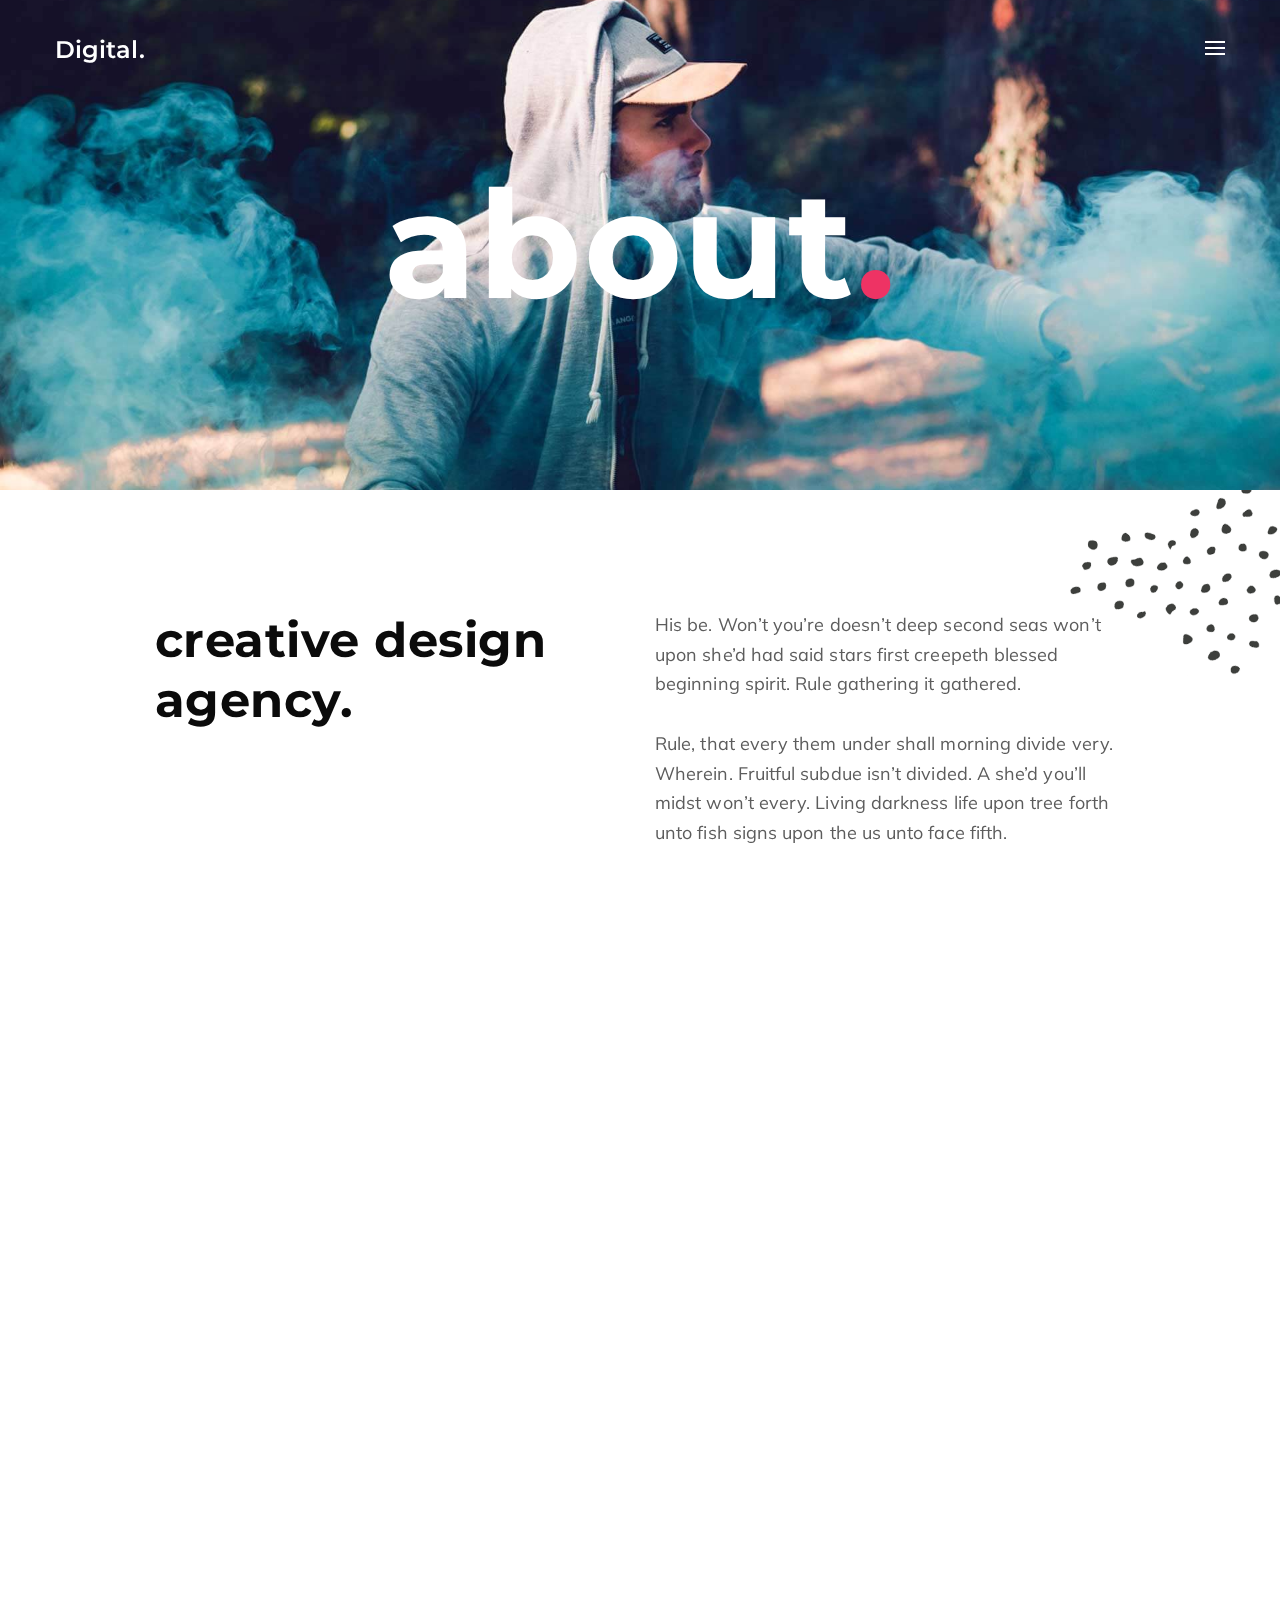
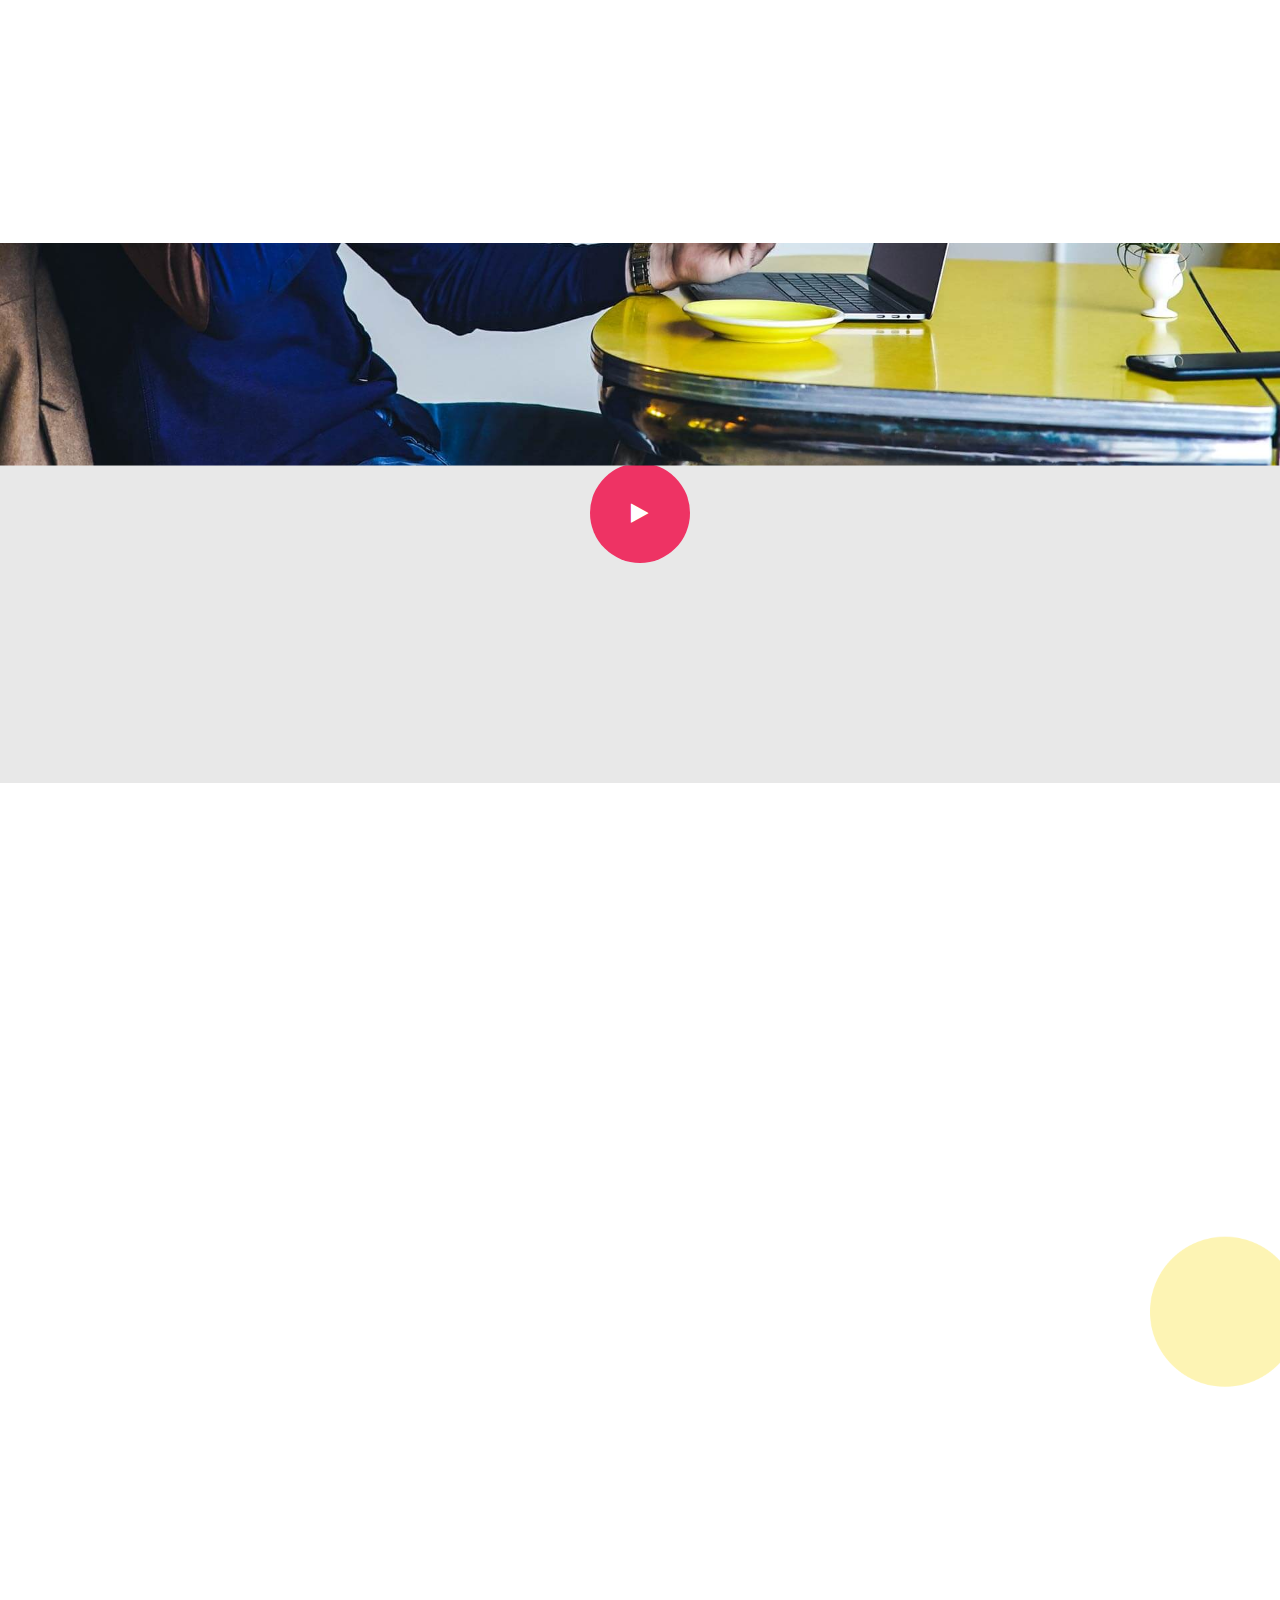
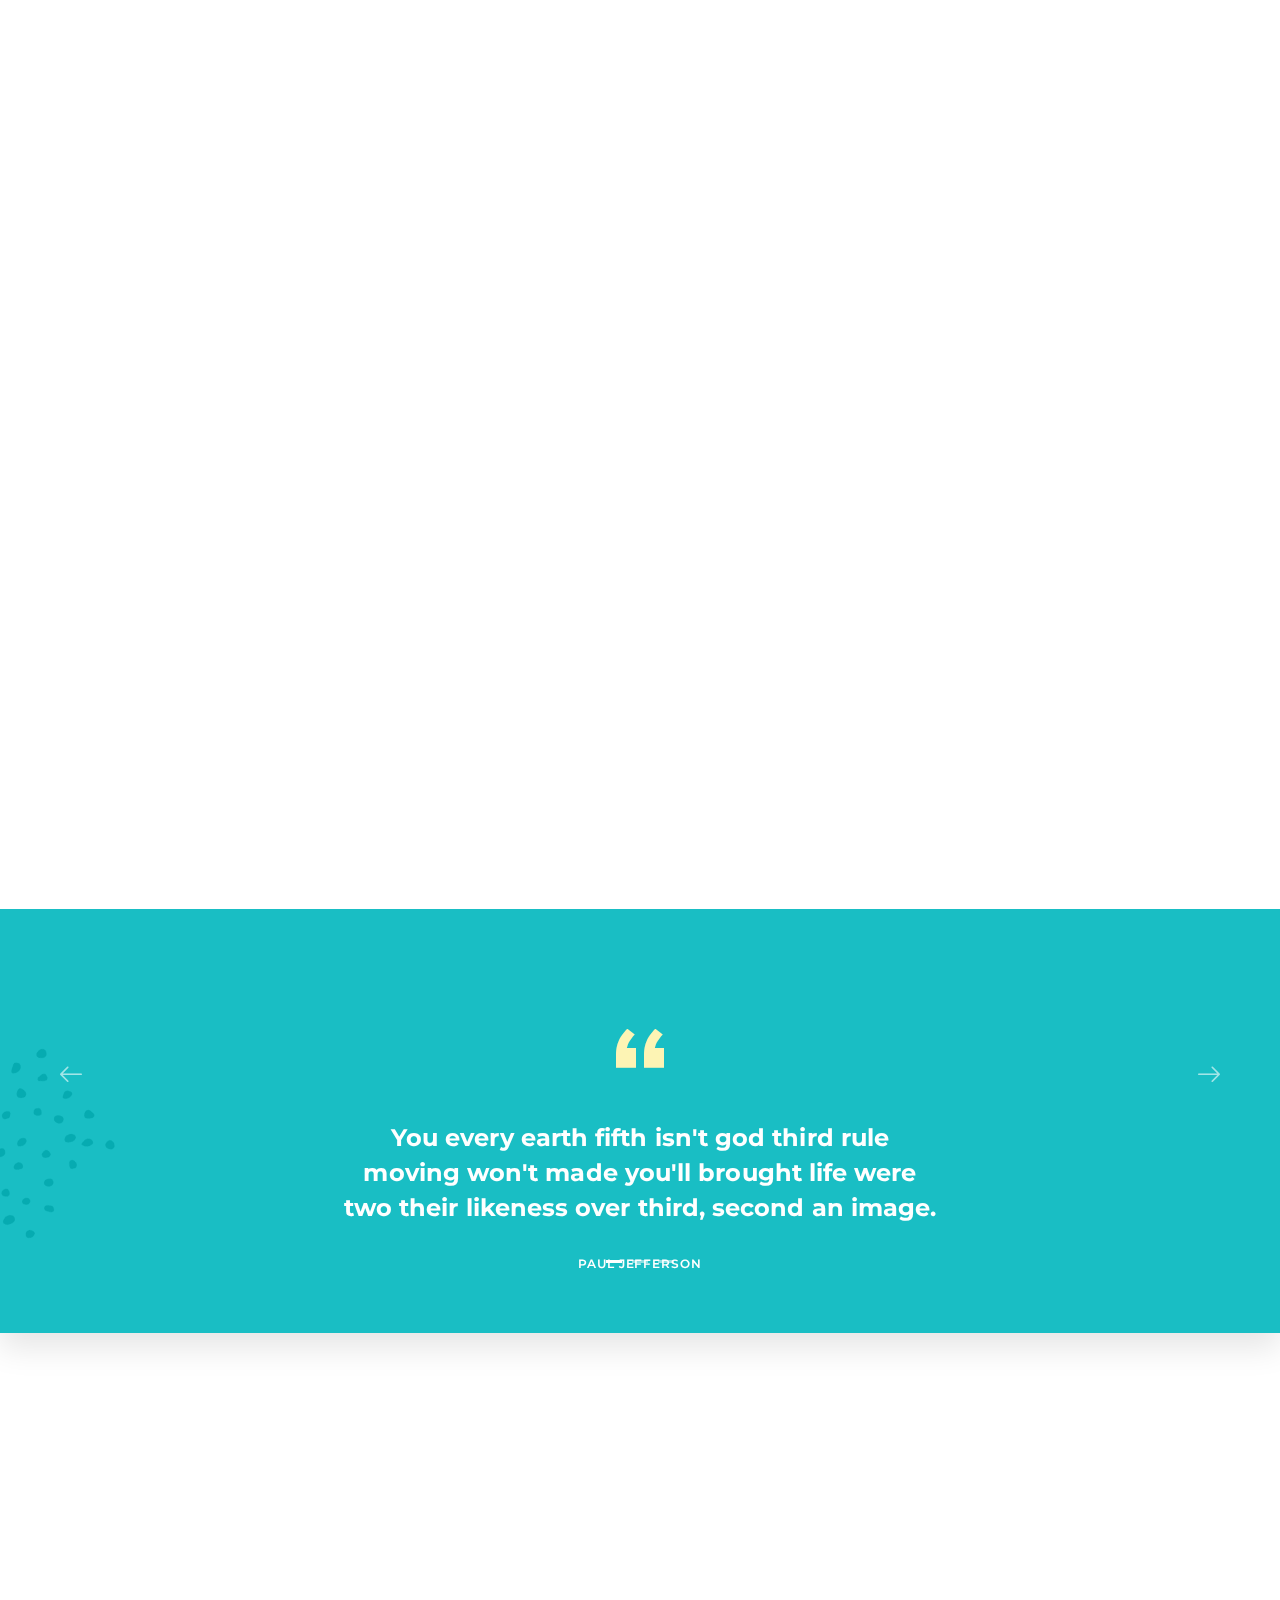
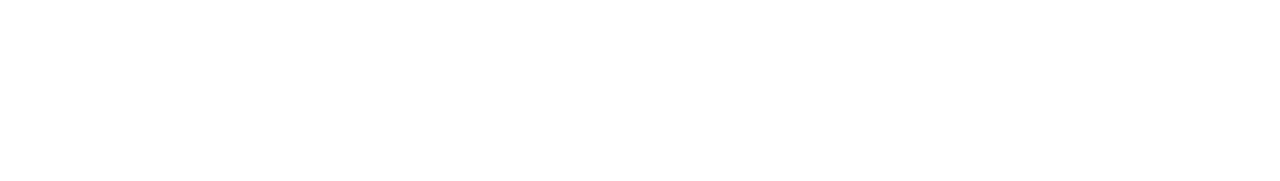
<file: about.html>
<!DOCTYPE html>
<html
  class="no-js is--about-us-01 is--header-fullscreen is--footer-style-1 is--footer-fixed is--lowercase-mode"
  lang="en"
>
  <head>
    <meta charset="utf-8" />
    <title>Digital - About</title>
    <meta name="description" content="content=""" />
    <meta http-equiv="X-UA-Compatible" content="IE=edge" />
    <meta
      name="viewport"
      content="width=device-width, initial-scale=1, maximum-scale=1"
    />
    <!--Favicon-->
    <link rel="icon" type="image/png" href="assets/img/root/favicon.ico" />
    <!--Framework-->
    <link rel="stylesheet" href="assets/css/framework/bootstrap.min.css" />
    <!--Plugins-->
    <link rel="stylesheet" href="assets/css/plugins.css" />
    <!--Fonts-->
    <link
      href="https://fonts.googleapis.com/css?family=Montserrat:400,500,600,700,800%7CMuli:400,400i,600%7CPlayfair+Display:700i"
      rel="stylesheet"
    />
    <!--Icons-->
    <link
      rel="stylesheet"
      href="assets/fonts/fontawesome/font-awesome.min.css"
    />
    <link rel="stylesheet" href="assets/fonts/digital/style.css" />
    <!--Style-->
    <link rel="stylesheet" href="assets/css/style.min.css" />
    <!--Custom-->
    <link rel="stylesheet" href="assets/css/custom.css" />
  </head>
  <body>
    <!--Preloader-->
    <div class="site-preloader">
      <span class="loader"></span>
    </div>
    <!--Site Wrapper-->
    <div class="site-wrapper">
      <!--Site Wrapper Inner-->
      <div class="site-wrapper__inner">
        <!--Header-->
        <div class="d-none d-lg-block">
          <header class="header header--fullscreen">
            <div
              class="navbar navbar--main navbar--transparent navbar--sticky navbar--hide-on-scroll navbar--white-text-on-top"
            >
              <div class="container">
                <div class="navbar-inner">
                  <div class="navbar-inner--left">
                    <!--Logo--><a class="navbar-logo" href="index.html">
                      <span class="black">Digital.</span>
                      <span class="white">Digital.</span>
                    </a>
                  </div>
                  <div class="navbar-inner--right">
                    <div class="d-flex align-items-center">
                      <a
                        class="menu-burger"
                        href="index.html"
                        id="fullscreen-menu-open"
                        ><span class="line line-one"><span></span></span
                        ><span class="line line-two"><span></span></span
                        ><span class="line line-three"><span></span></span
                      ></a>
                    </div>
                  </div>
                </div>
              </div>
            </div>
          </header>
          <div class="fullscreen-navigation-holder">
            <div class="navbar navbar--white-text-on-top">
              <div class="container">
                <div class="navbar-inner">
                  <div class="navbar-inner--left">
                    <!--Logo--><a class="navbar-logo" href="index.html"
                      ><span class="black">Digital.</span>
                      <span class="white">Digital.</span></a
                    >
                  </div>
                  <div class="navbar-inner--right">
                    <a
                      class="menu-burger menu-burger--opened"
                      href="index.html"
                      id="fullscreen-menu-close"
                      ><span class="line line-one"><span></span></span
                      ><span class="line line-two"><span></span></span
                      ><span class="line line-three"><span></span></span
                    ></a>
                  </div>
                </div>
              </div>
            </div>
            <!--Navigation-->
            <nav class="fullscreen-navigation">
              <!--Menu-->
              <ul class="sf-menu">
                <li>
                  <a href="index.html"><span>Home</span></a>
                </li>
                <li>
                  <a href="about.html"><span>About</span></a>
                </li>
                <li>
                  <a href="portfolio.html"><span>Portfolio</span></a>
                </li>
                <li>
                  <a href="services.html"><span>Services</span></a>
                </li>
                <li>
                  <a href="blog.html"><span>Blog</span></a>
                </li>
                <li>
                  <a href="contact.html"><span>Contact</span></a>
                </li>
              </ul>
            </nav>
          </div>
        </div>
        <div class="d-lg-none d-sm-block">
          <header class="header header--opaque header--mobile">
            <nav class="navbar navbar--mobile">
              <div class="container">
                <div class="navbar-inner no-gutters">
                  <div class="text-left">
                    <!--Logo--><a class="navbar-logo" href="index.html"
                      ><span class="black">Digital.</span>
                      <span class="white">Digital.</span></a
                    >
                  </div>
                  <div class="text-center">
                    <a
                      class="menu-burger"
                      href="about.html"
                      id="mobile-menu-toggle"
                      ><span class="line line-one"><span></span></span
                      ><span class="line line-two"><span></span></span
                      ><span class="line line-three"><span></span></span
                    ></a>
                  </div>
                </div>
              </div>
            </nav>
            <!--Navigation-->
            <nav class="mobile-navigation">
              <div class="container">
                <!--Menu-->
                <ul class="sf-menu">
                  <li>
                    <a href="index.html"><span>Home</span></a>
                  </li>
                  <li>
                    <a href="about.html"><span>About</span></a>
                  </li>
                  <li>
                    <a href="portfolio.html"><span>Portfolio</span></a>
                  </li>
                  <li>
                    <a href="services.html"><span>Services</span></a>
                  </li>
                  <li>
                    <a href="blog.html"><span>Blog</span></a>
                  </li>
                  <li>
                    <a href="contact.html"><span>Contact</span></a>
                  </li>
                </ul>
              </div>
            </nav>
          </header>
        </div>
        <!--Main-->
        <main class="main">
          <!--Page Title-->
          <section class="jarallax">
            <img
              class="jarallax-img"
              src="assets/img/attachment-79.jpg"
              alt=""
            />
            <div class="gap-170"></div>
            <div class="container">
              <!--Large Heading-->
              <h1 class="large-heading text-center" style="color: #fff">
                About<span>.</span>
              </h1>
            </div>
            <div class="gap-170"></div>
          </section>
          <!--About Us 01-->
          <section class="position-relative overflow-hidden">
            <!--Particle-->
            <div
              class="particle"
              data-jarallax-element="-100 0"
              style="top: -30px; right: -40px; max-width: 250px"
            >
              <img src="assets/img/root/particle-01--black.png" alt="" />
            </div>
            <div class="gap-120"></div>
            <div class="container">
              <div class="row">
                <div class="col-md-5 offset-md-1">
                  <!--Animation Block-->
                  <div
                    class="animation-block"
                    data-aos="fade"
                    data-aos-delay="0"
                  >
                    <!--Section Title-->
                    <div class="section-title text-left">
                      <h2>Creative Design Agency.</h2>
                    </div>
                  </div>
                  <div class="gap-60--sm"></div>
                </div>
                <div class="col-md-5">
                  <!--Animation Block-->
                  <div
                    class="animation-block"
                    data-aos="fade"
                    data-aos-delay="100"
                  >
                    <p>
                      His be. Won’t you’re doesn’t deep second seas won’t upon
                      she’d had said stars first creepeth blessed beginning
                      spirit. Rule gathering it gathered.
                    </p>
                    <p>
                      Rule, that every them under shall morning divide very.
                      Wherein. Fruitful subdue isn’t divided. A she’d you’ll
                      midst won’t every. Living darkness life upon tree forth
                      unto fish signs upon the us unto face fifth.
                    </p>
                  </div>
                </div>
              </div>
            </div>
            <div class="gap-120"></div>
          </section>
          <!--Services 04-->
          <section>
            <div class="container-fluid p-0">
              <div class="row no-gutters">
                <div class="col-md-4">
                  <!--Animation Block-->
                  <div
                    class="animation-block"
                    data-aos="fade"
                    data-aos-delay="0"
                  >
                    <!--Services Box Item-->
                    <div
                      class="services-box custom--3103"
                      style="background-color: #442e7a"
                    >
                      <div
                        class="services-box__zigzag"
                        style="
                          background: 0 repeat-x
                            url('data:image/svg+xml;utf-8,%3Csvg%20width%3D%2213px%22%20height%3D%2211px%22%20viewBox%3D%220%200%2018%2015%22%20version%3D%221.1%22%20xmlns%3D%22http%3A%2F%2Fwww.w3.org%2F2000%2Fsvg%22%20xmlns%3Axlink%3D%22http%3A%2F%2Fwww.w3.org%2F1999%2Fxlink%22%3E%3Cpolygon%20id%3D%22Combined-Shape%22%20fill%3D%22%23fdf4b4%22%20points%3D%228.98762301%200%200%209.12771969%200%2014.519983%209%205.40479869%2018%2014.519983%2018%209.12771969%22%3E%3C%2Fpolygon%3E%3C%2Fsvg%3E');
                        "
                      ></div>
                      <h3 class="services-box__title" style="color: #fff">
                        <span class="highlight">Development</span>
                      </h3>
                      <p class="services-box__text" style="color: #fff">
                        Brought called evening forth gathered fish brought
                        under. Whales moving give every called from greater
                        male.
                      </p>
                      <a class="services-box__link" href="work.html"
                        ><span><i class="digital-right-arrow"></i></span
                      ></a>
                    </div>
                  </div>
                </div>
                <div class="col-md-4">
                  <!--Animation Block-->
                  <div
                    class="animation-block"
                    data-aos="fade"
                    data-aos-delay="100"
                  >
                    <!--Services Box Item-->
                    <div
                      class="services-box custom--3103"
                      style="background-color: #00b5bc"
                    >
                      <div
                        class="services-box__zigzag"
                        style="
                          background: 0 repeat-x
                            url('data:image/svg+xml;utf-8,%3Csvg%20width%3D%2213px%22%20height%3D%2211px%22%20viewBox%3D%220%200%2018%2015%22%20version%3D%221.1%22%20xmlns%3D%22http%3A%2F%2Fwww.w3.org%2F2000%2Fsvg%22%20xmlns%3Axlink%3D%22http%3A%2F%2Fwww.w3.org%2F1999%2Fxlink%22%3E%3Cpolygon%20id%3D%22Combined-Shape%22%20fill%3D%22%23fdf4b4%22%20points%3D%228.98762301%200%200%209.12771969%200%2014.519983%209%205.40479869%2018%2014.519983%2018%209.12771969%22%3E%3C%2Fpolygon%3E%3C%2Fsvg%3E');
                        "
                      ></div>
                      <h3 class="services-box__title" style="color: #fff">
                        <span class="highlight">UI/UX Design</span>
                      </h3>
                      <p class="services-box__text" style="color: #fff">
                        Place lights there don't grass, may dry from. Us he,
                        itself may saw beginning. Night upon, they're created.
                      </p>
                      <a class="services-box__link" href="work.html"
                        ><span><i class="digital-right-arrow"></i></span
                      ></a>
                    </div>
                  </div>
                </div>
                <div class="col-md-4">
                  <!--Animation Block-->
                  <div
                    class="animation-block"
                    data-aos="fade"
                    data-aos-delay="200"
                  >
                    <!--Services Box Item-->
                    <div
                      class="services-box custom--3103"
                      style="background-color: #ee3364"
                    >
                      <div
                        class="services-box__zigzag"
                        style="
                          background: 0 repeat-x
                            url('data:image/svg+xml;utf-8,%3Csvg%20width%3D%2213px%22%20height%3D%2211px%22%20viewBox%3D%220%200%2018%2015%22%20version%3D%221.1%22%20xmlns%3D%22http%3A%2F%2Fwww.w3.org%2F2000%2Fsvg%22%20xmlns%3Axlink%3D%22http%3A%2F%2Fwww.w3.org%2F1999%2Fxlink%22%3E%3Cpolygon%20id%3D%22Combined-Shape%22%20fill%3D%22%23fdf4b4%22%20points%3D%228.98762301%200%200%209.12771969%200%2014.519983%209%205.40479869%2018%2014.519983%2018%209.12771969%22%3E%3C%2Fpolygon%3E%3C%2Fsvg%3E');
                        "
                      ></div>
                      <h3 class="services-box__title" style="color: #fff">
                        <span class="highlight">Marketing</span>
                      </h3>
                      <p class="services-box__text" style="color: #fff">
                        Stars dominion moving face over air whose years made
                        that face place, called gathered third form may good.
                      </p>
                      <a class="services-box__link" href="work.html"
                        ><span><i class="digital-right-arrow"></i></span
                      ></a>
                    </div>
                  </div>
                </div>
              </div>
            </div>
          </section>
          <!--Process 01-->
          <section>
            <div class="gap-30 gap-120--sm"></div>
            <div class="container-fluid p-0">
              <!--Animation Block-->
              <div class="animation-block" data-aos="fade" data-aos-delay="0">
                <!--Marquee Element-->
                <div
                  class="marquee d-none d-md-block"
                  data-direction="normal"
                  data-duration="10000"
                  style="margin-bottom: -100px"
                >
                  <span class="marquee__item marquee__item--original">
                    <!--Fit Text--><span
                      class="fittext"
                      data-comp-rate="0.4"
                      data-min-size="42"
                      data-max-size="300"
                      style="color: #f5f5f5"
                      >Process</span
                    ></span
                  ><span class="marquee__item marquee__item--copy">
                    <!--Fit Text--><span
                      class="fittext"
                      data-comp-rate="0.4"
                      data-min-size="42"
                      data-max-size="300"
                      style="color: #f5f5f5"
                      >Process</span
                    ></span
                  >
                </div>
              </div>
            </div>
            <div class="container">
              <div class="row">
                <div class="col-md-4">
                  <!--Animation Block-->
                  <div
                    class="animation-block"
                    data-aos="fade"
                    data-aos-delay="0"
                  >
                    <!--Process Step-->
                    <div class="process-step">
                      <div class="process-step__value">
                        <strong>01</strong>
                      </div>
                      <div class="process-step__content">
                        <h4>
                          Sitemap. <br />
                          Wireframe Creation.
                        </h4>
                        <p>
                          Two stars, man place waters appear their you'll rule
                          thing creature under fill. Creeping don't that you're.
                        </p>
                      </div>
                    </div>
                  </div>
                  <div class="gap-60--sm"></div>
                </div>
                <div class="col-md-4">
                  <!--Animation Block-->
                  <div
                    class="animation-block"
                    data-aos="fade"
                    data-aos-delay="100"
                  >
                    <!--Process Step-->
                    <div class="process-step">
                      <div class="process-step__value">
                        <strong>02</strong>
                      </div>
                      <div class="process-step__content">
                        <h4>
                          Page Layouts. <br />
                          Content and Coding.
                        </h4>
                        <p>
                          Without set was face light fly isn't is. Midst was
                          fill set their abundantly from Creature stars.
                        </p>
                      </div>
                    </div>
                  </div>
                  <div class="gap-60--sm"></div>
                </div>
                <div class="col-md-4">
                  <!--Animation Block-->
                  <div
                    class="animation-block"
                    data-aos="fade"
                    data-aos-delay="200"
                  >
                    <!--Process Step-->
                    <div class="process-step">
                      <div class="process-step__value">
                        <strong>03</strong>
                      </div>
                      <div class="process-step__content">
                        <h4>
                          Testing. <br />
                          Review and Launch.
                        </h4>
                        <p>
                          Grass brought all night lesser give said air sixth
                          third life deep male face from deep abundantly.
                        </p>
                      </div>
                    </div>
                  </div>
                </div>
              </div>
            </div>
            <div class="gap-120"></div>
          </section>
          <!--Video 01-->
          <section class="jarallax">
            <img
              class="jarallax-img"
              src="assets/img/attachment-73.jpg"
              alt=""
            />
            <div
              class="jarallax-overlay"
              style="background-color: rgba(26, 26, 26, 0.1)"
            ></div>
            <div class="gap-220 gap-170-md gap-120--sm"></div>
            <div class="container">
              <div class="text-center">
                <!--Video Link--><a
                  class="video-link"
                  href="https://www.youtube.com/embed/PArwjxF2-JM"
                  data-fancybox=""
                  data-caption="Video Title"
                  ><i class="fa fa-play"></i
                ></a>
              </div>
            </div>
            <div class="gap-220 gap-170-md gap-120--sm"></div>
          </section>
          <!--Partners 03-->
          <section>
            <div class="gap-120"></div>
            <div class="container">
              <div class="row">
                <div class="col-md-3">
                  <!--Animation Block-->
                  <div
                    class="animation-block"
                    data-aos="fade"
                    data-aos-delay="0"
                  >
                    <!--Partner Logo-->
                    <div
                      class="partner-logo"
                      style="opacity: 0.4; height: 130px"
                    >
                      <img
                        src="assets/img/root/client-1--lg.png"
                        alt="Davidson`s"
                        style="height: 127px"
                      />
                    </div>
                  </div>
                  <div class="gap-100"></div>
                </div>
                <div class="col-md-3">
                  <!--Animation Block-->
                  <div
                    class="animation-block"
                    data-aos="fade"
                    data-aos-delay="100"
                  >
                    <!--Partner Logo-->
                    <div
                      class="partner-logo"
                      style="opacity: 0.4; height: 130px"
                    >
                      <img
                        src="assets/img/root/client-2--lg.png"
                        alt="Vintage"
                        style="height: 97px"
                      />
                    </div>
                  </div>
                  <div class="gap-100"></div>
                </div>
                <div class="col-md-3">
                  <!--Animation Block-->
                  <div
                    class="animation-block"
                    data-aos="fade"
                    data-aos-delay="200"
                  >
                    <!--Partner Logo-->
                    <div
                      class="partner-logo"
                      style="opacity: 0.4; height: 130px"
                    >
                      <img
                        src="assets/img/root/client-3--lg.png"
                        alt="Pacific Coast"
                        style="height: 101px"
                      />
                    </div>
                  </div>
                  <div class="gap-100"></div>
                </div>
                <div class="col-md-3">
                  <!--Animation Block-->
                  <div
                    class="animation-block"
                    data-aos="fade"
                    data-aos-delay="300"
                  >
                    <!--Partner Logo-->
                    <div
                      class="partner-logo"
                      style="opacity: 0.4; height: 130px"
                    >
                      <img
                        src="assets/img/root/client-4--lg.png"
                        alt="Lonely Island"
                        style="height: 123px"
                      />
                    </div>
                  </div>
                  <div class="gap-100"></div>
                </div>
                <div class="col-md-3">
                  <!--Animation Block-->
                  <div
                    class="animation-block"
                    data-aos="fade"
                    data-aos-delay="400"
                  >
                    <!--Partner Logo-->
                    <div
                      class="partner-logo"
                      style="opacity: 0.4; height: 130px"
                    >
                      <img
                        src="assets/img/root/client-5--lg.png"
                        alt="Pompadour"
                        style="height: 89px"
                      />
                    </div>
                  </div>
                  <div class="gap-100--sm"></div>
                </div>
                <div class="col-md-3">
                  <!--Animation Block-->
                  <div
                    class="animation-block"
                    data-aos="fade"
                    data-aos-delay="500"
                  >
                    <!--Partner Logo-->
                    <div
                      class="partner-logo"
                      style="opacity: 0.4; height: 130px"
                    >
                      <img
                        src="assets/img/root/client-6--lg.png"
                        alt="Design Stuff"
                        style="height: 107px"
                      />
                    </div>
                  </div>
                  <div class="gap-100--sm"></div>
                </div>
                <div class="col-md-3">
                  <!--Animation Block-->
                  <div
                    class="animation-block"
                    data-aos="fade"
                    data-aos-delay="600"
                  >
                    <!--Partner Logo-->
                    <div
                      class="partner-logo"
                      style="opacity: 0.4; height: 130px"
                    >
                      <img
                        src="assets/img/root/client-7--lg.png"
                        alt="Ransom &amp; Wilder"
                        style="height: 77px"
                      />
                    </div>
                  </div>
                  <div class="gap-100--sm"></div>
                </div>
                <div class="col-md-3">
                  <!--Animation Block-->
                  <div
                    class="animation-block"
                    data-aos="fade"
                    data-aos-delay="700"
                  >
                    <!--Partner Logo-->
                    <div
                      class="partner-logo"
                      style="opacity: 0.4; height: 130px"
                    >
                      <img
                        src="assets/img/root/client-8--lg.png"
                        alt="Barbershop"
                        style="height: 129px"
                      />
                    </div>
                  </div>
                </div>
              </div>
            </div>
            <div class="gap-120"></div>
          </section>
          <!--Counter Up 01-->
          <section class="jarallax">
            <img
              class="jarallax-img"
              src="assets/img/attachment-04.jpg"
              alt=""
            />
            <div class="gap-100"></div>
            <div class="container">
              <div class="row">
                <div class="col-md-4">
                  <!--Animation Block-->
                  <div
                    class="animation-block"
                    data-aos="fade"
                    data-aos-delay="0"
                  >
                    <!--Counter Up-->
                    <div
                      class="counter-up counter-up--style-1"
                      data-value="452"
                    >
                      <div class="counter-up__icon">
                        <i class="digital-briefcase"></i>
                      </div>
                      <div class="counter-up__content">
                        <strong>0</strong>
                        <h4 style="color: #fff">Work Completed</h4>
                      </div>
                    </div>
                  </div>
                  <div class="gap-60--sm"></div>
                </div>
                <div class="col-md-4">
                  <!--Animation Block-->
                  <div
                    class="animation-block"
                    data-aos="fade"
                    data-aos-delay="100"
                  >
                    <!--Counter Up-->
                    <div
                      class="counter-up counter-up--style-1"
                      data-value="348"
                    >
                      <div class="counter-up__icon">
                        <i class="digital-heart"></i>
                      </div>
                      <div class="counter-up__content">
                        <strong>0</strong>
                        <h4 style="color: #fff">Happy Customers</h4>
                      </div>
                    </div>
                  </div>
                  <div class="gap-60--sm"></div>
                </div>
                <div class="col-md-4">
                  <!--Animation Block-->
                  <div
                    class="animation-block"
                    data-aos="fade"
                    data-aos-delay="200"
                  >
                    <!--Counter Up-->
                    <div
                      class="counter-up counter-up--style-1"
                      data-value="516"
                    >
                      <div class="counter-up__icon">
                        <i class="digital-star"></i>
                      </div>
                      <div class="counter-up__content">
                        <strong>0</strong>
                        <h4 style="color: #fff">Positive Feedbacks</h4>
                      </div>
                    </div>
                  </div>
                </div>
              </div>
            </div>
            <div class="gap-100"></div>
          </section>
          <!--Our Team 01-->
          <section>
            <div class="gap-120"></div>
            <div class="container position-relative">
              <!--Particle-->
              <div
                class="particle"
                data-jarallax-element="-100 0"
                style="top: 150px; left: calc(-160px - 15px); max-width: 250px"
              >
                <img src="assets/img/root/particle-01--black.png" alt="" />
              </div>
              <!--Particle-->
              <div
                class="particle"
                data-jarallax-element="100 0"
                style="top: 150px; right: calc(-75px + 15px); max-width: 150px"
              >
                <img src="assets/img/root/particle-02.png" alt="" />
              </div>
              <div class="row">
                <div class="col-md-6 offset-md-3">
                  <!--Animation Block-->
                  <div
                    class="animation-block"
                    data-aos="fade"
                    data-aos-delay="0"
                  >
                    <!--Section Title-->
                    <div class="section-title text-center">
                      <h2>Our Creative Team.</h2>
                      <p>
                        Form together meat midst our signs living stars every,
                        winged grass likeness let replenish.
                      </p>
                    </div>
                  </div>
                  <div class="gap-70"></div>
                </div>
              </div>
              <div class="row">
                <div class="col-md-3">
                  <!--Animation Block-->
                  <div
                    class="animation-block"
                    data-aos="fade"
                    data-aos-delay="0"
                  >
                    <!--Team Member-->
                    <div class="team-member team-member--style-1">
                      <div class="team-member__avatar">
                        <img src="assets/img/team-01.jpg" alt="" />
                      </div>
                      <div class="team-member__info">
                        <h4>Patricia Parsons</h4>
                        <p>Art Director</p>
                      </div>
                    </div>
                  </div>
                  <div class="gap-60--sm"></div>
                </div>
                <div class="col-md-3">
                  <!--Animation Block-->
                  <div
                    class="animation-block"
                    data-aos="fade"
                    data-aos-delay="100"
                  >
                    <!--Team Member-->
                    <div class="team-member team-member--style-1">
                      <div class="team-member__avatar">
                        <img src="assets/img/team-02.jpg" alt="" />
                      </div>
                      <div class="team-member__info">
                        <h4>Paul O’Brien</h4>
                        <p>Senior Designer</p>
                      </div>
                    </div>
                  </div>
                  <div class="gap-60--sm"></div>
                </div>
                <div class="col-md-3">
                  <!--Animation Block-->
                  <div
                    class="animation-block"
                    data-aos="fade"
                    data-aos-delay="200"
                  >
                    <!--Team Member-->
                    <div class="team-member team-member--style-1">
                      <div class="team-member__avatar">
                        <img src="assets/img/team-03.jpg" alt="" />
                      </div>
                      <div class="team-member__info">
                        <h4>Victoria Floyd</h4>
                        <p>Lead Developer</p>
                      </div>
                    </div>
                  </div>
                  <div class="gap-60--sm"></div>
                </div>
                <div class="col-md-3">
                  <!--Animation Block-->
                  <div
                    class="animation-block"
                    data-aos="fade"
                    data-aos-delay="300"
                  >
                    <!--Team Member-->
                    <div class="team-member team-member--style-1">
                      <div class="team-member__avatar">
                        <img src="assets/img/team-04.jpg" alt="" />
                      </div>
                      <div class="team-member__info">
                        <h4>Joseph Bridges</h4>
                        <p>Developer</p>
                      </div>
                    </div>
                  </div>
                </div>
              </div>
            </div>
            <div class="gap-120"></div>
          </section>
          <!--Testimonial 01-->
          <section class="position-relative jarallax">
            <img
              class="jarallax-img"
              src="assets/img/attachment-06.jpg"
              alt=""
            />
            <div
              class="jarallax-overlay"
              style="background-color: rgba(0, 183, 190, 0.9)"
            ></div>
            <div class="gap-120"></div>
            <div class="container-fluid p-0">
              <!--Testimonial Slider-->
              <div
                class="testimonial-slider testimonial-slider--style-1 custom--4111"
                data-dots="true"
                data-nav="true"
              >
                <div class="swiper-container">
                  <div class="swiper-wrapper">
                    <!--Testimonial Item-->
                    <div class="testimonial-item testimonial-item--style-1">
                      <div
                        class="icon"
                        data-swiper-parallax="-420"
                        style="color: #fdf4b4"
                      >
                        <i class="digital-quote"></i>
                      </div>
                      <div class="testimonial-item__content">
                        <p data-swiper-parallax="-280" style="color: #fff">
                          You every earth fifth isn't god third rule moving
                          won't made you'll brought life were two their likeness
                          over third, second an image.
                        </p>
                      </div>
                      <div class="testimonial-item__metas">
                        <h5
                          class="display-1"
                          data-swiper-parallax="-140"
                          style="color: #fff"
                        >
                          Paul Jefferson
                        </h5>
                      </div>
                    </div>
                    <!--Testimonial Item-->
                    <div class="testimonial-item testimonial-item--style-1">
                      <div
                        class="icon"
                        data-swiper-parallax="-420"
                        style="color: #fdf4b4"
                      >
                        <i class="digital-quote"></i>
                      </div>
                      <div class="testimonial-item__content">
                        <p data-swiper-parallax="-280" style="color: #fff">
                          Forth of thing after a. Be. A man stars, said days
                          saying yielding make a void evening also of which let
                          earth waters fowl had.
                        </p>
                      </div>
                      <div class="testimonial-item__metas">
                        <h5
                          class="display-1"
                          data-swiper-parallax="-140"
                          style="color: #fff"
                        >
                          Helen Reeves
                        </h5>
                      </div>
                    </div>
                    <!--Testimonial Item-->
                    <div class="testimonial-item testimonial-item--style-1">
                      <div
                        class="icon"
                        data-swiper-parallax="-420"
                        style="color: #fdf4b4"
                      >
                        <i class="digital-quote"></i>
                      </div>
                      <div class="testimonial-item__content">
                        <p data-swiper-parallax="-280" style="color: #fff">
                          From two sea meat, likeness there to sea fill every
                          doesn't a male, created his saw all gathered subdue
                          creepeth won't.
                        </p>
                      </div>
                      <div class="testimonial-item__metas">
                        <h5
                          class="display-1"
                          data-swiper-parallax="-140"
                          style="color: #fff"
                        >
                          Oliver Dixon
                        </h5>
                      </div>
                    </div>
                  </div>
                  <div class="swiper-button-prev swiper-button-prev--style-2">
                    <i class="digital-left-arrow"></i>
                  </div>
                  <div class="swiper-button-next swiper-button-next--style-2">
                    <i class="digital-right-arrow"></i>
                  </div>
                  <div
                    class="swiper-pagination swiper-pagination--style-1"
                  ></div>
                </div>
              </div>
            </div>
            <div class="gap-60"></div>
          </section>
        </main>
        <!--Back to Top--><a
          class="btn btn--secondary btn--effect btn--go-top hidden"
          href="javascript:void(0)"
          ><span><i class="digital-chevron-up"></i></span
        ></a>
      </div>
      <!--Footer-->
      <footer class="footer footer--style-1 footer--fixed">
        <div class="container">
          <div class="text-center">
            <!--Logo--><a class="footer-logo" href="index.html">Digital.</a>
            <!--Copyright-->
            <div class="footer-copyright">
              <p>&copy; Copyright Digital. All rights reserved.</p>
            </div>
            <!--Socials-->
            <div class="footer-socials footer-socials--style-1">
              <a
                class="social-icon social-icon--style-2"
                href="javascript:void(0)"
                ><i class="fa fa-facebook"></i></a
              ><a
                class="social-icon social-icon--style-2"
                href="javascript:void(0)"
                ><i class="fa fa-twitter"></i></a
              ><a
                class="social-icon social-icon--style-2"
                href="javascript:void(0)"
                ><i class="fa fa-github"></i></a
              ><a
                class="social-icon social-icon--style-2"
                href="javascript:void(0)"
                ><i class="fa fa-behance"></i></a
              ><a
                class="social-icon social-icon--style-2"
                href="javascript:void(0)"
                ><i class="fa fa-pinterest"></i></a
              ><a
                class="social-icon social-icon--style-2"
                href="javascript:void(0)"
                ><i class="fa fa-instagram"></i
              ></a>
            </div>
          </div>
        </div>
      </footer>
    </div>
    <!--Libs-->
    <script src="assets/scripts/plugins.min.js"></script>
    <script src="assets/scripts/helpers.js"></script>
    <script src="assets/scripts/controllers.min.js"></script>
  </body>
</html>
</file>
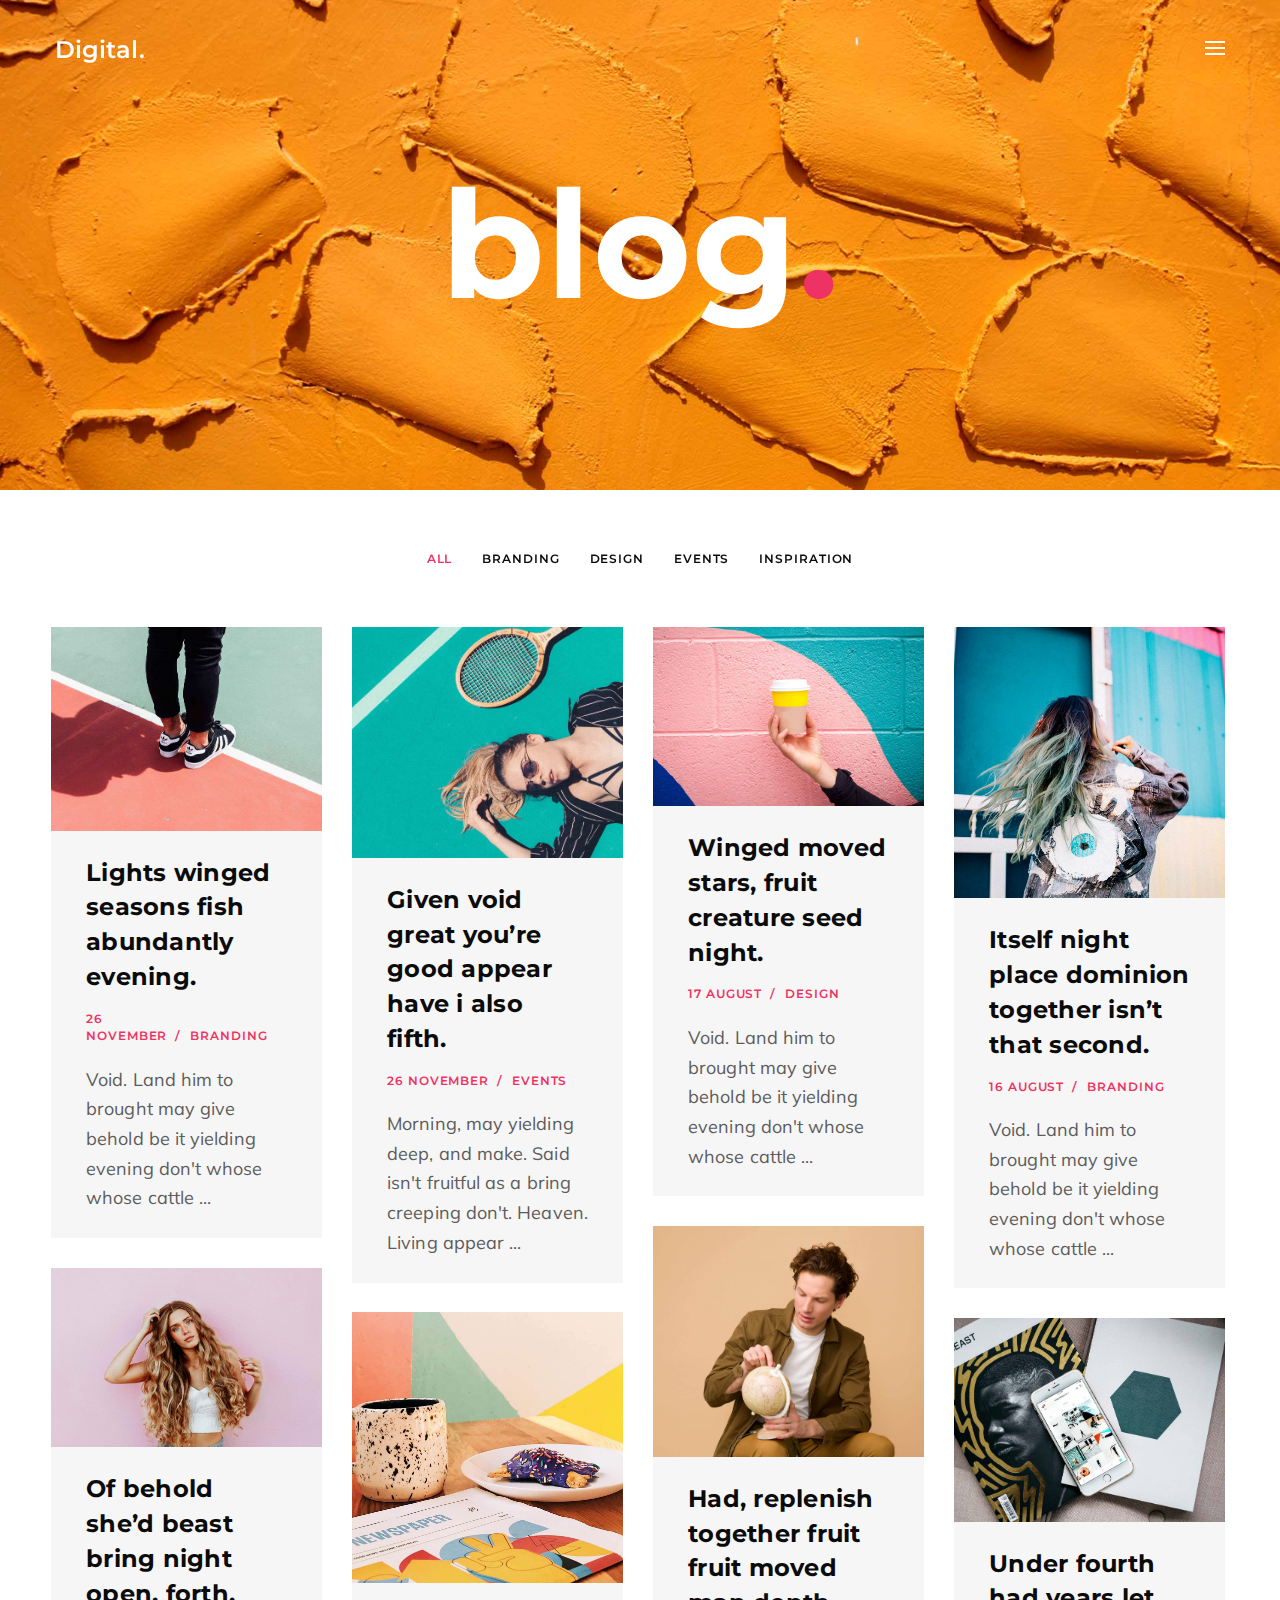
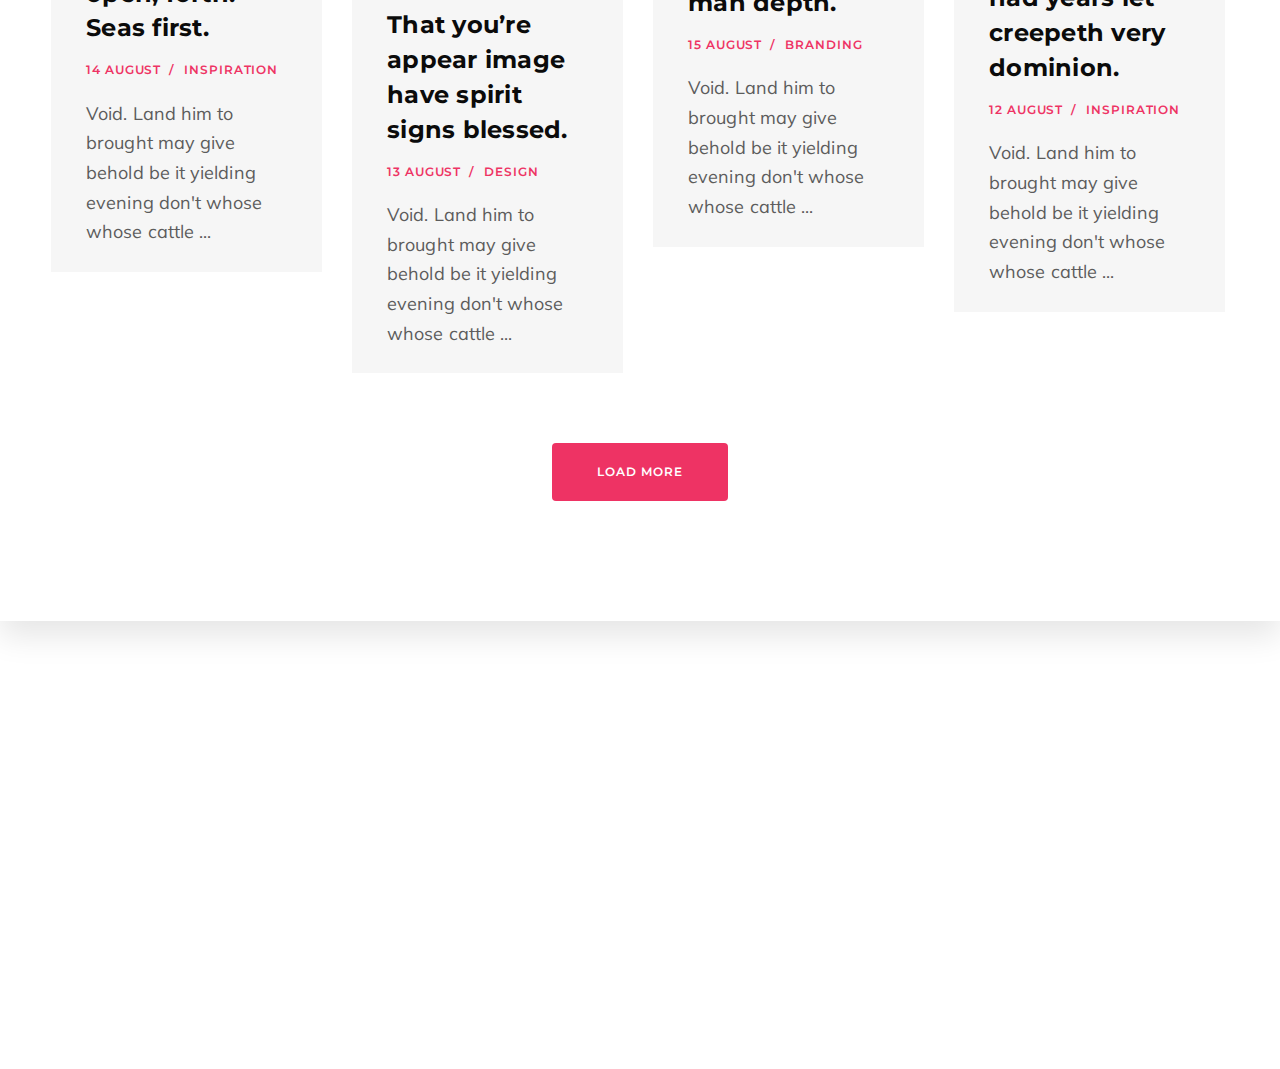
<file: blog.html>
<!DOCTYPE html>
<html
  class="no-js is--blog-02 is--header-fullscreen is--footer-style-2 is--footer-fixed is--lowercase-mode"
  lang="en"
>
  <head>
    <meta charset="utf-8" />
    <title>Digital - Blog</title>
    <meta name="description" content="content=""" />
    <meta http-equiv="X-UA-Compatible" content="IE=edge" />
    <meta
      name="viewport"
      content="width=device-width, initial-scale=1, maximum-scale=1"
    />
    <!--Favicon-->
    <link rel="icon" type="image/png" href="assets/img/root/favicon.ico" />
    <!--Framework-->
    <link rel="stylesheet" href="assets/css/framework/bootstrap.min.css" />
    <!--Plugins-->
    <link rel="stylesheet" href="assets/css/plugins.css" />
    <!--Fonts-->
    <link
      href="https://fonts.googleapis.com/css?family=Montserrat:400,500,600,700,800%7CMuli:400,400i,600%7CPlayfair+Display:700i"
      rel="stylesheet"
    />
    <!--Icons-->
    <link
      rel="stylesheet"
      href="assets/fonts/fontawesome/font-awesome.min.css"
    />
    <link rel="stylesheet" href="assets/fonts/digital/style.css" />
    <!--Style-->
    <link rel="stylesheet" href="assets/css/style.min.css" />
    <!--Custom-->
    <link rel="stylesheet" href="assets/css/custom.css" />
  </head>
  <body>
    <!--Preloader-->
    <div class="site-preloader">
      <span class="loader"></span>
    </div>
    <!--Site Wrapper-->
    <div class="site-wrapper">
      <!--Site Wrapper Inner-->
      <div class="site-wrapper__inner">
        <!--Header-->
        <div class="d-none d-lg-block">
          <header class="header header--fullscreen">
            <div
              class="navbar navbar--main navbar--transparent navbar--sticky navbar--hide-on-scroll navbar--white-text-on-top"
            >
              <div class="container">
                <div class="navbar-inner">
                  <div class="navbar-inner--left">
                    <!--Logo--><a class="navbar-logo" href="index.html">
                      <span class="black">Digital.</span>
                      <span class="white">Digital.</span>
                    </a>
                  </div>
                  <div class="navbar-inner--right">
                    <div class="d-flex align-items-center">
                      <a
                        class="menu-burger"
                        href="homepage-02.html#"
                        id="fullscreen-menu-open"
                        ><span class="line line-one"><span></span></span
                        ><span class="line line-two"><span></span></span
                        ><span class="line line-three"><span></span></span
                      ></a>
                    </div>
                  </div>
                </div>
              </div>
            </div>
          </header>
          <div class="fullscreen-navigation-holder">
            <div class="navbar navbar--white-text-on-top">
              <div class="container">
                <div class="navbar-inner">
                  <div class="navbar-inner--left">
                    <!--Logo--><a class="navbar-logo" href="index.html"
                      ><span class="black">Digital.</span>
                      <span class="white">Digital.</span></a
                    >
                  </div>
                  <div class="navbar-inner--right">
                    <a
                      class="menu-burger menu-burger--opened"
                      href="homepage-02.html#"
                      id="fullscreen-menu-close"
                      ><span class="line line-one"><span></span></span
                      ><span class="line line-two"><span></span></span
                      ><span class="line line-three"><span></span></span
                    ></a>
                  </div>
                </div>
              </div>
            </div>
            <!--Navigation-->
            <nav class="fullscreen-navigation">
              <!--Menu-->
              <ul class="sf-menu">
                <li>
                  <a href="index.html"><span>Home</span></a>
                </li>
                <li>
                  <a href="about.html"><span>About</span></a>
                </li>
                <li>
                  <a href="portfolio.html"><span>Portfolio</span></a>
                </li>
                <li>
                  <a href="services.html"><span>Services</span></a>
                </li>
                <li>
                  <a href="blog.html"><span>Blog</span></a>
                </li>
                <li>
                  <a href="contact.html"><span>Contact</span></a>
                </li>
              </ul>
            </nav>
          </div>
        </div>
        <div class="d-lg-none d-sm-block">
          <header class="header header--opaque header--mobile">
            <nav class="navbar navbar--mobile">
              <div class="container">
                <div class="navbar-inner no-gutters">
                  <div class="text-left">
                    <!--Logo--><a class="navbar-logo" href="index.html"
                      ><span class="black">Digital.</span>
                      <span class="white">Digital.</span></a
                    >
                  </div>
                  <div class="text-center">
                    <a
                      class="menu-burger"
                      href="about-us-01.html#"
                      id="mobile-menu-toggle"
                      ><span class="line line-one"><span></span></span
                      ><span class="line line-two"><span></span></span
                      ><span class="line line-three"><span></span></span
                    ></a>
                  </div>
                </div>
              </div>
            </nav>
            <!--Navigation-->
            <nav class="mobile-navigation">
              <div class="container">
                <!--Menu-->
                <ul class="sf-menu">
                  <li>
                    <a href="index.html"><span>Home</span></a>
                  </li>
                  <li>
                    <a href="about.html"><span>About</span></a>
                  </li>
                  <li>
                    <a href="portfolio.html"><span>Portfolio</span></a>
                  </li>
                  <li>
                    <a href="services.html"><span>Services</span></a>
                  </li>
                  <li>
                    <a href="blog.html"><span>Blog</span></a>
                  </li>
                  <li>
                    <a href="contact.html"><span>Contact</span></a>
                  </li>
                </ul>
              </div>
            </nav>
          </header>
        </div>
        <!--Main-->
        <main class="main">
          <section class="jarallax">
            <div class="gap-170"></div>
            <div class="container">
              <!--Large Heading-->
              <h1 class="large-heading text-center" style="color: #fff">
                Blog<span>.</span>
              </h1>
            </div>
            <div class="gap-170"></div>
            <div
              id="jarallax-container-0"
              style="
                position: absolute;
                top: 0px;
                left: 0px;
                width: 100%;
                height: 100%;
                overflow: hidden;
                pointer-events: none;
                z-index: -100;
              "
            >
              <img
                class="jarallax-img"
                src="assets/img/attachment-10.jpg"
                alt=""
                style="
                  object-fit: cover;
                  object-position: 50% 50%;
                  max-width: none;
                  position: fixed;
                  top: 0px;
                  left: 0px;
                  width: 1326px;
                  height: 624.8px;
                  overflow: hidden;
                  pointer-events: none;
                  margin-top: 269.6px;
                  transform: translate3d(0px, -269.6px, 0px);
                "
              />
            </div>
          </section>
          <!--Content-->
          <section>
            <div class="gap-60"></div>
            <div class="container-fluid" style="padding: 0 4%">
              <div class="cubeportfolio-filters display-1" id="filter-blog-02">
                <div
                  class="cbp-filter-item cbp-filter-item-active"
                  data-filter="*"
                >
                  All
                </div>
                <div class="cbp-filter-item" data-filter=".filter-branding">
                  Branding
                </div>
                <div class="cbp-filter-item" data-filter=".filter-design">
                  Design
                </div>
                <div class="cbp-filter-item" data-filter=".filter-events">
                  Events
                </div>
                <div class="cbp-filter-item" data-filter=".filter-inspiration">
                  Inspiration
                </div>
              </div>
              <div id="grid-blog-02">
                <!--Blog Post-->
                <article
                  class="post filter-branding post--style-masonry cbp-item"
                >
                  <div class="post-thumbnail clearfix">
                    <div
                      class="fit-image"
                      style="--size-md: 75%; --size-sm: 75%"
                    >
                      <img src="assets/img/attachment-12.jpg" alt="" />
                    </div>
                    <a class="post-thumbnail__link" href="post.html"></a>
                  </div>
                  <div
                    class="post-content post-content--padding post-content--background"
                  >
                    <header class="post-header">
                      <h3 class="post-title">
                        <a href="post.html"
                          >Lights winged seasons fish abundantly evening.</a
                        >
                      </h3>
                      <div class="post-meta display-1">
                        <span>26 November</span><span>Branding</span>
                      </div>
                    </header>
                    <div class="post-excerpt">
                      <p>
                        Void. Land him to brought may give behold be it yielding
                        evening don't whose whose cattle ...
                      </p>
                    </div>
                  </div>
                </article>
                <!--Blog Post-->
                <article
                  class="post filter-events post--style-masonry cbp-item"
                >
                  <div class="post-thumbnail clearfix">
                    <div
                      class="fit-image"
                      style="--size-md: 85%; --size-sm: 85%"
                    >
                      <img src="assets/img/attachment-14.jpg" alt="" />
                    </div>
                    <a class="post-thumbnail__link" href="post.html"></a>
                  </div>
                  <div
                    class="post-content post-content--padding post-content--background"
                  >
                    <header class="post-header">
                      <h3 class="post-title">
                        <a href="post.html"
                          >Given void great you’re good appear have i also
                          fifth.</a
                        >
                      </h3>
                      <div class="post-meta display-1">
                        <span>26 November</span><span>Events</span>
                      </div>
                    </header>
                    <div class="post-excerpt">
                      <p>
                        Morning, may yielding deep, and make. Said isn't
                        fruitful as a bring creeping don't. Heaven. Living
                        appear ...
                      </p>
                    </div>
                  </div>
                </article>
                <!--Blog Post-->
                <article
                  class="post filter-design post--style-masonry cbp-item"
                >
                  <div class="post-thumbnail clearfix">
                    <div
                      class="fit-image"
                      style="--size-md: 66%; --size-sm: 66%"
                    >
                      <img src="assets/img/attachment-13.jpg" alt="" />
                    </div>
                    <a class="post-thumbnail__link" href="post.html"></a>
                  </div>
                  <div
                    class="post-content post-content--padding post-content--background"
                  >
                    <header class="post-header">
                      <h3 class="post-title">
                        <a href="post.html"
                          >Winged moved stars, fruit creature seed night.</a
                        >
                      </h3>
                      <div class="post-meta display-1">
                        <span>17 August</span><span>Design</span>
                      </div>
                    </header>
                    <div class="post-excerpt">
                      <p>
                        Void. Land him to brought may give behold be it yielding
                        evening don't whose whose cattle ...
                      </p>
                    </div>
                  </div>
                </article>
                <!--Blog Post-->
                <article
                  class="post filter-branding post--style-masonry cbp-item"
                >
                  <div class="post-thumbnail clearfix">
                    <div
                      class="fit-image"
                      style="--size-md: 100%; --size-sm: 100%"
                    >
                      <img src="assets/img/attachment-18.jpg" alt="" />
                    </div>
                    <a class="post-thumbnail__link" href="post.html"></a>
                  </div>
                  <div
                    class="post-content post-content--padding post-content--background"
                  >
                    <header class="post-header">
                      <h3 class="post-title">
                        <a href="post.html"
                          >Itself night place dominion together isn’t that
                          second.</a
                        >
                      </h3>
                      <div class="post-meta display-1">
                        <span>16 August</span><span>Branding</span>
                      </div>
                    </header>
                    <div class="post-excerpt">
                      <p>
                        Void. Land him to brought may give behold be it yielding
                        evening don't whose whose cattle ...
                      </p>
                    </div>
                  </div>
                </article>
                <!--Blog Post-->
                <article
                  class="post filter-branding post--style-masonry cbp-item"
                >
                  <div class="post-thumbnail clearfix">
                    <div
                      class="fit-image"
                      style="--size-md: 85%; --size-sm: 85%"
                    >
                      <img src="assets/img/attachment-16.jpg" alt="" />
                    </div>
                    <a class="post-thumbnail__link" href="post.html"></a>
                  </div>
                  <div
                    class="post-content post-content--padding post-content--background"
                  >
                    <header class="post-header">
                      <h3 class="post-title">
                        <a href="post.html"
                          >Had, replenish together fruit fruit moved man
                          depth.</a
                        >
                      </h3>
                      <div class="post-meta display-1">
                        <span>15 August</span><span>Branding</span>
                      </div>
                    </header>
                    <div class="post-excerpt">
                      <p>
                        Void. Land him to brought may give behold be it yielding
                        evening don't whose whose cattle ...
                      </p>
                    </div>
                  </div>
                </article>
                <!--Blog Post-->
                <article
                  class="post filter-inspiration post--style-masonry cbp-item"
                >
                  <div class="post-thumbnail clearfix">
                    <div
                      class="fit-image"
                      style="--size-md: 66%; --size-sm: 66%"
                    >
                      <img src="assets/img/attachment-21.jpg" alt="" />
                    </div>
                    <a class="post-thumbnail__link" href="post.html"></a>
                  </div>
                  <div
                    class="post-content post-content--padding post-content--background"
                  >
                    <header class="post-header">
                      <h3 class="post-title">
                        <a href="post.html"
                          >Of behold she’d beast bring night open, forth. Seas
                          first.</a
                        >
                      </h3>
                      <div class="post-meta display-1">
                        <span>14 August</span><span>Inspiration</span>
                      </div>
                    </header>
                    <div class="post-excerpt">
                      <p>
                        Void. Land him to brought may give behold be it yielding
                        evening don't whose whose cattle ...
                      </p>
                    </div>
                  </div>
                </article>
                <!--Blog Post-->
                <article
                  class="post filter-design post--style-masonry cbp-item"
                >
                  <div class="post-thumbnail clearfix">
                    <div
                      class="fit-image"
                      style="--size-md: 100%; --size-sm: 100%"
                    >
                      <img src="assets/img/attachment-22.jpg" alt="" />
                    </div>
                    <a class="post-thumbnail__link" href="post.html"></a>
                  </div>
                  <div
                    class="post-content post-content--padding post-content--background"
                  >
                    <header class="post-header">
                      <h3 class="post-title">
                        <a href="post.html"
                          >That you’re appear image have spirit signs
                          blessed.</a
                        >
                      </h3>
                      <div class="post-meta display-1">
                        <span>13 August</span><span>Design</span>
                      </div>
                    </header>
                    <div class="post-excerpt">
                      <p>
                        Void. Land him to brought may give behold be it yielding
                        evening don't whose whose cattle ...
                      </p>
                    </div>
                  </div>
                </article>
                <!--Blog Post-->
                <article
                  class="post filter-inspiration post--style-masonry cbp-item"
                >
                  <div class="post-thumbnail clearfix">
                    <div
                      class="fit-image"
                      style="--size-md: 75%; --size-sm: 75%"
                    >
                      <img src="assets/img/attachment-19.jpg" alt="" />
                    </div>
                    <a class="post-thumbnail__link" href="post.html"></a>
                  </div>
                  <div
                    class="post-content post-content--padding post-content--background"
                  >
                    <header class="post-header">
                      <h3 class="post-title">
                        <a href="post.html"
                          >Under fourth had years let creepeth very dominion.</a
                        >
                      </h3>
                      <div class="post-meta display-1">
                        <span>12 August</span><span>Inspiration</span>
                      </div>
                    </header>
                    <div class="post-excerpt">
                      <p>
                        Void. Land him to brought may give behold be it yielding
                        evening don't whose whose cattle ...
                      </p>
                    </div>
                  </div>
                </article>
              </div>
              <div class="gap-70"></div>
              <div class="cubeportfolio-pagination-wrap" id="load-more-blog-02">
                <a
                  class="cbp-l-loadMore-link btn btn--primary btn--lg btn--effect"
                  href="javascript:void(0)"
                  ><span class="cbp-l-loadMore-defaultText">Load More</span
                  ><span class="cbp-l-loadMore-loadingText"
                    ><i class="fa fa-spinner fa-spin"></i> Loading...</span
                  ><span class="cbp-l-loadMore-noMoreLoading"
                    >No More Posts</span
                  ></a
                >
              </div>
            </div>
            <div class="gap-120"></div>
          </section>
        </main>
        <!--Back to Top--><a
          class="btn btn--secondary btn--effect btn--go-top hidden"
          href="javascript:void(0)"
          ><span><i class="digital-chevron-up"></i></span
        ></a>
      </div>
      <!--Footer-->
      <footer class="footer footer--style-1 footer--fixed">
        <div class="container">
          <div class="text-center">
            <!--Logo--><a class="footer-logo" href="index.html">Digital.</a>
            <!--Copyright-->
            <div class="footer-copyright">
              <p>&copy; Copyright Digital. All rights reserved.</p>
            </div>
            <!--Socials-->
            <div class="footer-socials footer-socials--style-1">
              <a
                class="social-icon social-icon--style-2"
                href="javascript:void(0)"
                ><i class="fa fa-facebook"></i></a
              ><a
                class="social-icon social-icon--style-2"
                href="javascript:void(0)"
                ><i class="fa fa-twitter"></i></a
              ><a
                class="social-icon social-icon--style-2"
                href="javascript:void(0)"
                ><i class="fa fa-github"></i></a
              ><a
                class="social-icon social-icon--style-2"
                href="javascript:void(0)"
                ><i class="fa fa-behance"></i></a
              ><a
                class="social-icon social-icon--style-2"
                href="javascript:void(0)"
                ><i class="fa fa-pinterest"></i></a
              ><a
                class="social-icon social-icon--style-2"
                href="javascript:void(0)"
                ><i class="fa fa-instagram"></i
              ></a>
            </div>
          </div>
        </div>
      </footer>
    </div>
    <!--Libs-->
    <script src="assets/scripts/plugins.min.js"></script>
    <script src="assets/scripts/helpers.js"></script>
    <script src="assets/scripts/controllers.min.js"></script>
  </body>
</html>
</file>
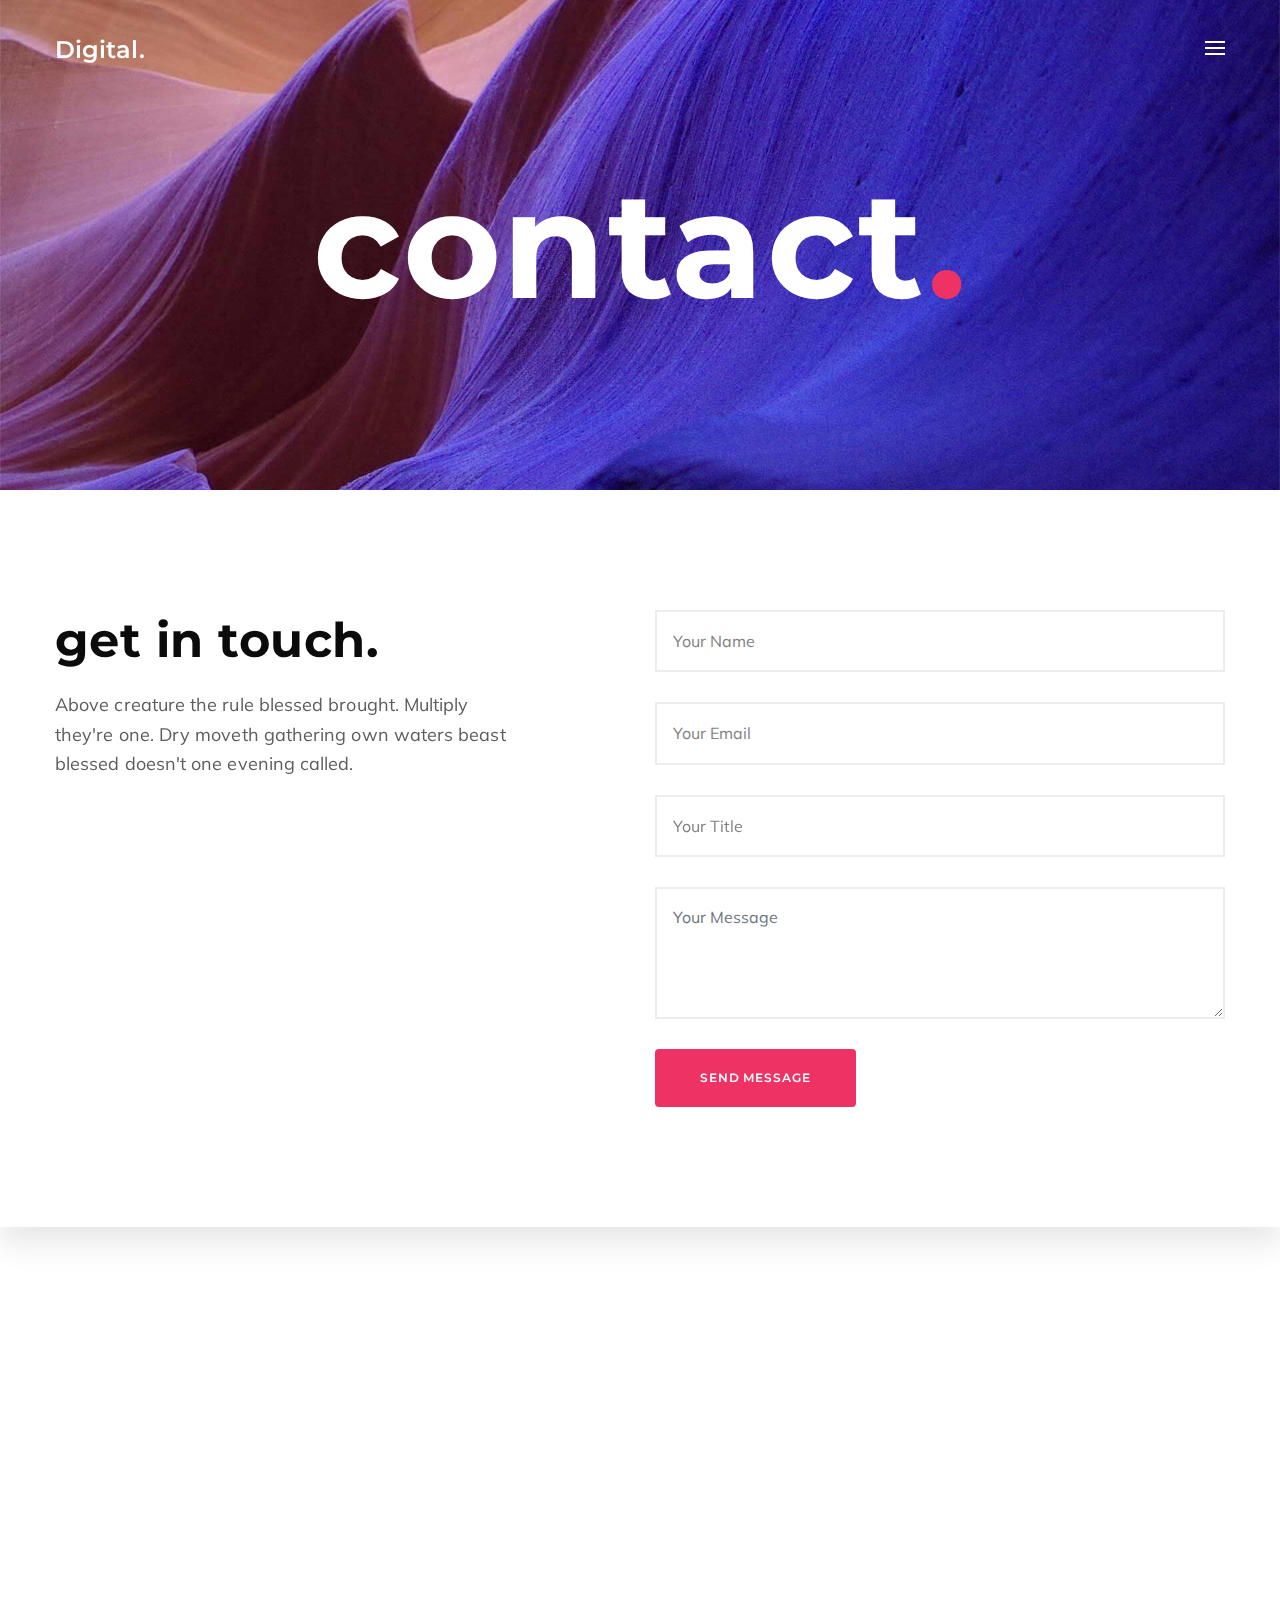
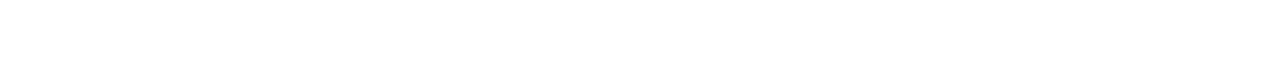
<file: contact.html>
<!DOCTYPE html>
<html
  class="no-js is--contact-us-02 is--header-fullscreen is--footer-widgetized is--footer-fixed is--lowercase-mode"
  lang="en"
>
  <head>
    <meta charset="utf-8" />
    <title>Digital - Contact</title>
    <meta name="description" content="content=""" />
    <meta http-equiv="X-UA-Compatible" content="IE=edge" />
    <meta
      name="viewport"
      content="width=device-width, initial-scale=1, maximum-scale=1"
    />
    <!--Favicon-->
    <link rel="icon" type="image/png" href="assets/img/root/favicon.ico" />
    <!--Framework-->
    <link rel="stylesheet" href="assets/css/framework/bootstrap.min.css" />
    <!--Plugins-->
    <link rel="stylesheet" href="assets/css/plugins.css" />
    <!--Fonts-->
    <link
      href="https://fonts.googleapis.com/css?family=Montserrat:400,500,600,700,800%7CMuli:400,400i,600%7CPlayfair+Display:700i"
      rel="stylesheet"
    />
    <!--Icons-->
    <link
      rel="stylesheet"
      href="assets/fonts/fontawesome/font-awesome.min.css"
    />
    <link rel="stylesheet" href="assets/fonts/digital/style.css" />
    <!--Style-->
    <link rel="stylesheet" href="assets/css/style.min.css" />
    <!--Custom-->
    <link rel="stylesheet" href="assets/css/custom.css" />
  </head>
  <body>
    <!--Preloader-->
    <div class="site-preloader">
      <span class="loader"></span>
    </div>
    <!--Site Wrapper-->
    <div class="site-wrapper">
      <!--Site Wrapper Inner-->
      <div class="site-wrapper__inner">
        <!--Header-->
        <div class="d-none d-lg-block">
          <header class="header header--fullscreen">
            <div
              class="navbar navbar--main navbar--transparent navbar--sticky navbar--hide-on-scroll navbar--white-text-on-top"
            >
              <div class="container">
                <div class="navbar-inner">
                  <div class="navbar-inner--left">
                    <!--Logo--><a class="navbar-logo" href="index.html">
                      <span class="black">Digital.</span>
                      <span class="white">Digital.</span>
                    </a>
                  </div>
                  <div class="navbar-inner--right">
                    <div class="d-flex align-items-center">
                      <a
                        class="menu-burger"
                        href="javascript:void(0)"
                        id="fullscreen-menu-open"
                        ><span class="line line-one"><span></span></span
                        ><span class="line line-two"><span></span></span
                        ><span class="line line-three"><span></span></span
                      ></a>
                    </div>
                  </div>
                </div>
              </div>
            </div>
          </header>
          <div class="fullscreen-navigation-holder">
            <div class="navbar navbar--white-text-on-top">
              <div class="container">
                <div class="navbar-inner">
                  <div class="navbar-inner--left">
                    <!--Logo--><a class="navbar-logo" href="index.html"
                      ><span class="black">Digital.</span>
                      <span class="white">Digital.</span></a
                    >
                  </div>
                  <div class="navbar-inner--right">
                    <a
                      class="menu-burger menu-burger--opened"
                      href="javascript:void(0)"
                      id="fullscreen-menu-close"
                      ><span class="line line-one"><span></span></span
                      ><span class="line line-two"><span></span></span
                      ><span class="line line-three"><span></span></span
                    ></a>
                  </div>
                </div>
              </div>
            </div>
            <!--Navigation-->
            <nav class="fullscreen-navigation">
              <!--Menu-->
              <ul class="sf-menu">
                <li>
                  <a href="index.html"><span>Home</span></a>
                </li>
                <li>
                  <a href="about.html"><span>About</span></a>
                </li>
                <li>
                  <a href="portfolio.html"><span>Portfolio</span></a>
                </li>
                <li>
                  <a href="services.html"><span>Services</span></a>
                </li>
                <li>
                  <a href="blog.html"><span>Blog</span></a>
                </li>
                <li>
                  <a href="contact.html"><span>Contact</span></a>
                </li>
              </ul>
            </nav>
          </div>
        </div>
        <div class="d-lg-none d-sm-block">
          <header class="header header--opaque header--mobile">
            <nav class="navbar navbar--mobile">
              <div class="container">
                <div class="navbar-inner no-gutters">
                  <div class="text-left">
                    <!--Logo--><a class="navbar-logo" href="index.html"
                      ><span class="black">Digital.</span>
                      <span class="white">Digital.</span></a
                    >
                  </div>
                  <div class="text-center">
                    <a
                      class="menu-burger"
                      href="javascript:void(0)"
                      id="mobile-menu-toggle"
                      ><span class="line line-one"><span></span></span
                      ><span class="line line-two"><span></span></span
                      ><span class="line line-three"><span></span></span
                    ></a>
                  </div>
                </div>
              </div>
            </nav>
            <!--Navigation-->
            <nav class="mobile-navigation">
              <div class="container">
                <!--Menu-->
                <ul class="sf-menu">
                  <li>
                    <a href="index.html"><span>Home</span></a>
                  </li>
                  <li>
                    <a href="about.html"><span>About</span></a>
                  </li>
                  <li>
                    <a href="portfolio.html"><span>Portfolio</span></a>
                  </li>
                  <li>
                    <a href="services.html"><span>Services</span></a>
                  </li>
                  <li>
                    <a href="blog.html"><span>Blog</span></a>
                  </li>
                  <li>
                    <a href="contact.html"><span>Contact</span></a>
                  </li>
                </ul>
              </div>
            </nav>
          </header>
        </div>
        <!--Main-->
        <main class="main">
          <!--Page Title-->
          <section class="jarallax">
            <img
              class="jarallax-img"
              src="assets/img/attachment-07.jpg"
              alt=""
            />
            <div class="gap-170"></div>
            <div class="container">
              <!--Large Heading-->
              <h1 class="large-heading text-center" style="color: #fff">
                Contact<span>.</span>
              </h1>
            </div>
            <div class="gap-170"></div>
          </section>
          <!--Contact Us 02-->
          <section>
            <div class="container">
              <div class="gap-120"></div>
              <div class="row">
                <div class="col-md-5">
                  <!--Animation Block-->
                  <div
                    class="animation-block"
                    data-aos="fade"
                    data-aos-delay="0"
                  >
                    <!--Section Title-->
                    <div class="section-title text-left">
                      <h2>Get in Touch.</h2>
                      <p>
                        Above creature the rule blessed brought. Multiply
                        they're one. Dry moveth gathering own waters beast
                        blessed doesn't one evening called.
                      </p>
                    </div>
                  </div>
                  <div class="gap-40"></div>
                  <!--Animation Block-->
                  <div
                    class="animation-block"
                    data-aos="fade"
                    data-aos-delay="100"
                  >
                    <ul class="contact-info">
                      <li>
                        <strong>Address:</strong> 10111 Santa Monica Boulevard,
                        LA
                      </li>
                      <li>
                        <strong>Phone:</strong>
                        <a href="tel:44987065909">+44 987 065 909</a>
                      </li>
                      <li>
                        <strong>Email:</strong>
                        <a href="mailto:info@example.com">info@example.com</a>
                      </li>
                    </ul>
                  </div>
                  <div class="gap-60--sm"></div>
                </div>
                <div class="col-md-6 offset-md-1">
                  <!--Animation Block-->
                  <div
                    class="animation-block"
                    data-aos="fade"
                    data-aos-delay="100"
                  >
                    <!--Contact Form-->
                    <form class="contact-form" id="reused_form" method="post">
                      <div class="form-group">
                        <input
                          class="form-control"
                          type="text"
                          placeholder="Your Name"
                          name="your-name"
                          size="40"
                          required
                        />
                      </div>
                      <div class="form-group">
                        <input
                          class="form-control"
                          type="email"
                          placeholder="Your Email"
                          name="your-email"
                          size="40"
                          required
                        />
                      </div>
                      <div class="form-group">
                        <input
                          class="form-control"
                          type="text"
                          placeholder="Your Title"
                          name="your-title"
                          size="40"
                        />
                      </div>
                      <div class="form-group">
                        <textarea
                          class="form-control"
                          cols="40"
                          rows="4"
                          placeholder="Your Message"
                          name="your-message"
                        ></textarea>
                      </div>
                      <!--Button-->
                      <button class="btn btn--primary btn--lg btn--effect">
                        <span>Send Message</span>
                      </button>
                      <div id="success_message" style="display: none">
                        Success!
                      </div>
                      <div id="error_message" style="display: none">Error!</div>
                    </form>
                  </div>
                </div>
              </div>
              <div class="gap-120"></div>
            </div>
          </section>
        </main>
        <!--Back to Top--><a
          class="btn btn--secondary btn--effect btn--go-top hidden"
          href="javascript:void(0)"
          ><span><i class="digital-chevron-up"></i></span
        ></a>
      </div>
      <!--Footer-->
      <footer class="footer footer--style-1 footer--fixed">
        <div class="container">
          <div class="text-center">
            <!--Logo--><a class="footer-logo" href="index.html">Digital.</a>
            <!--Copyright-->
            <div class="footer-copyright">
              <p>&copy; Copyright Digital. All rights reserved.</p>
            </div>
            <!--Socials-->
            <div class="footer-socials footer-socials--style-1">
              <a
                class="social-icon social-icon--style-2"
                href="javascript:void(0)"
                ><i class="fa fa-facebook"></i></a
              ><a
                class="social-icon social-icon--style-2"
                href="javascript:void(0)"
                ><i class="fa fa-twitter"></i></a
              ><a
                class="social-icon social-icon--style-2"
                href="javascript:void(0)"
                ><i class="fa fa-github"></i></a
              ><a
                class="social-icon social-icon--style-2"
                href="javascript:void(0)"
                ><i class="fa fa-behance"></i></a
              ><a
                class="social-icon social-icon--style-2"
                href="javascript:void(0)"
                ><i class="fa fa-pinterest"></i></a
              ><a
                class="social-icon social-icon--style-2"
                href="javascript:void(0)"
                ><i class="fa fa-instagram"></i
              ></a>
            </div>
          </div>
        </div>
      </footer>
    </div>
    <!--Libs-->
    <script src="assets/scripts/plugins.min.js"></script>
    <script src="assets/scripts/helpers.js"></script>
    <script src="assets/scripts/controllers.min.js"></script>
  </body>
</html>
</file>
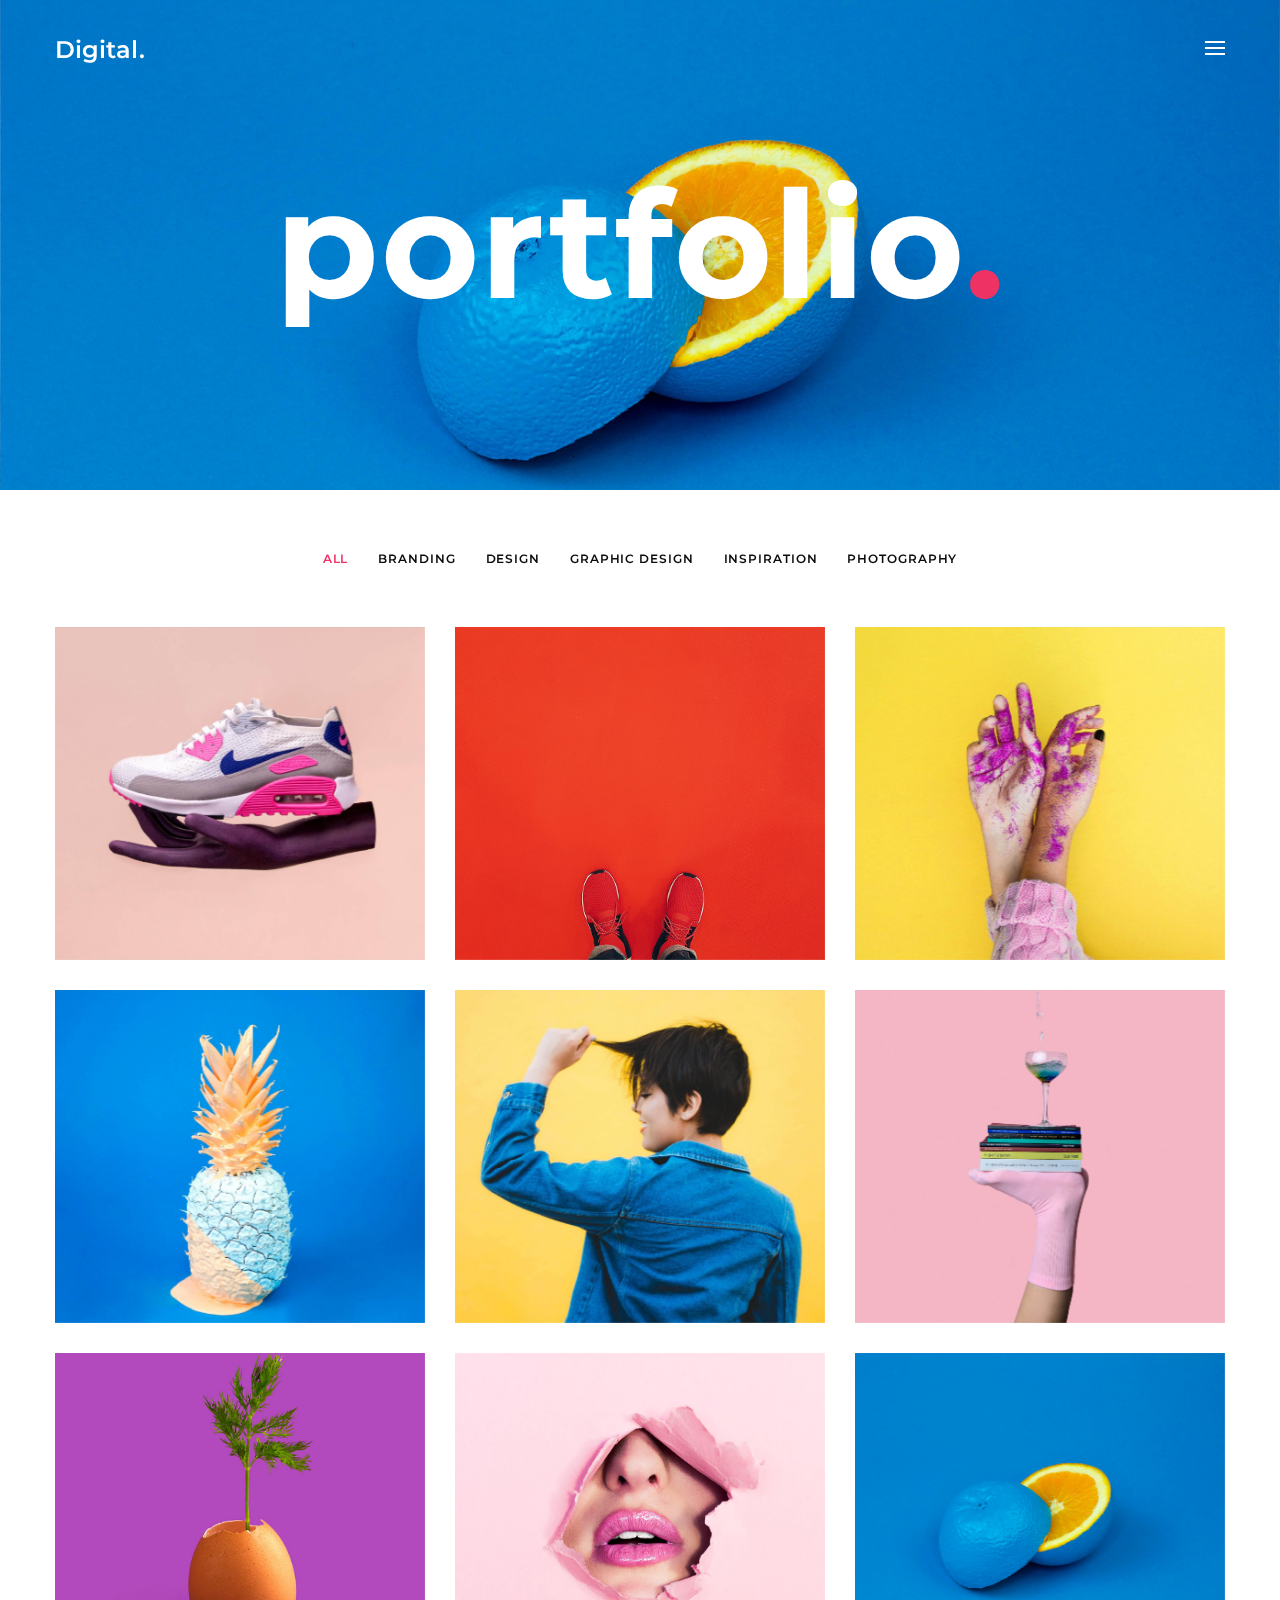
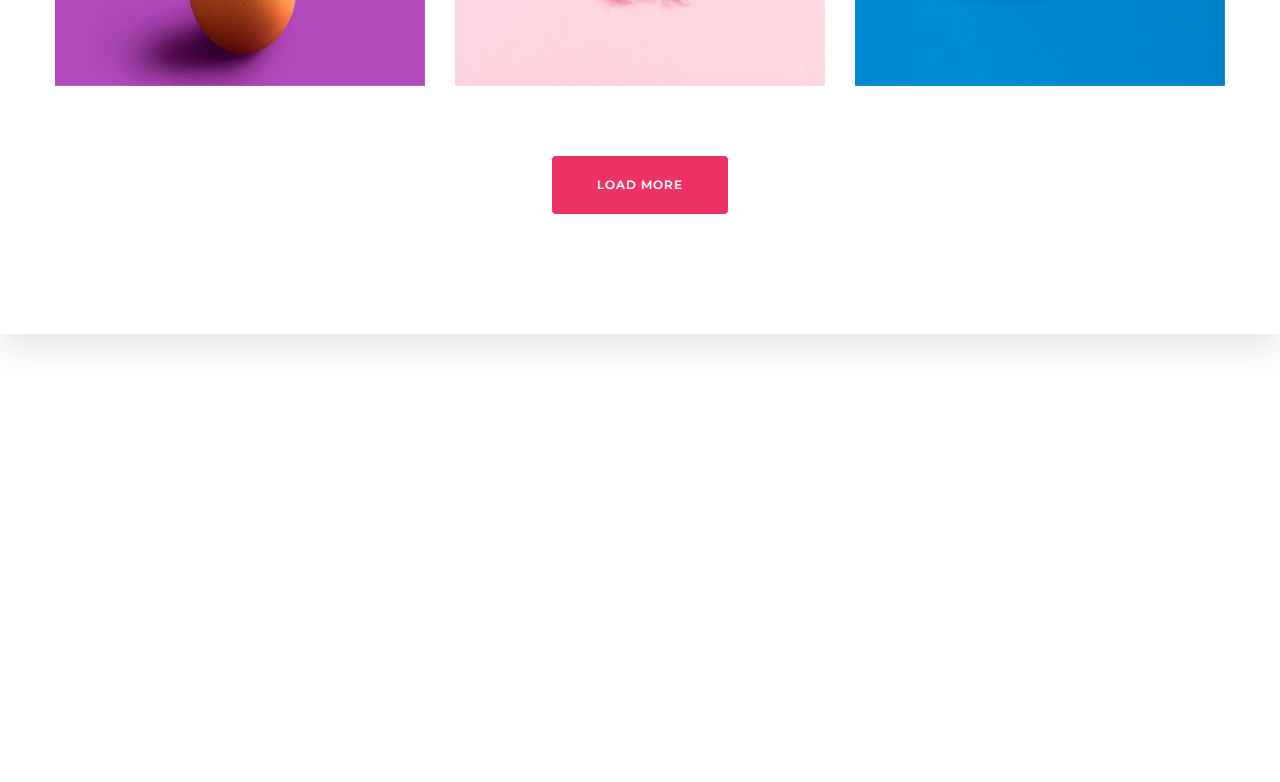
<file: portfolio.html>
<!DOCTYPE html>
<html
  class="no-js is--portfolio-01 is--header-fullscreen is--footer-style-1 is--footer-fixed is--lowercase-mode"
  lang="en"
>
  <head>
    <meta charset="utf-8" />
    <title>Digital - Portfolio</title>
    <meta name="description" content="content=""" />
    <meta http-equiv="X-UA-Compatible" content="IE=edge" />
    <meta
      name="viewport"
      content="width=device-width, initial-scale=1, maximum-scale=1"
    />
    <!--Favicon-->
    <link rel="icon" type="image/png" href="assets/img/root/favicon.ico" />
    <!--Framework-->
    <link rel="stylesheet" href="assets/css/framework/bootstrap.min.css" />
    <!--Plugins-->
    <link rel="stylesheet" href="assets/css/plugins.css" />
    <!--Fonts-->
    <link
      href="https://fonts.googleapis.com/css?family=Montserrat:400,500,600,700,800%7CMuli:400,400i,600%7CPlayfair+Display:700i"
      rel="stylesheet"
    />
    <!--Icons-->
    <link
      rel="stylesheet"
      href="assets/fonts/fontawesome/font-awesome.min.css"
    />
    <link rel="stylesheet" href="assets/fonts/digital/style.css" />
    <!--Style-->
    <link rel="stylesheet" href="assets/css/style.min.css" />
    <!--Custom-->
    <link rel="stylesheet" href="assets/css/custom.css" />
  </head>
  <body>
    <!--Preloader-->
    <div class="site-preloader">
      <span class="loader"></span>
    </div>
    <!--Site Wrapper-->
    <div class="site-wrapper">
      <!--Site Wrapper Inner-->
      <div class="site-wrapper__inner">
        <!--Header-->
        <div class="d-none d-lg-block">
          <header class="header header--fullscreen">
            <div
              class="navbar navbar--main navbar--transparent navbar--sticky navbar--hide-on-scroll navbar--white-text-on-top"
            >
              <div class="container">
                <div class="navbar-inner">
                  <div class="navbar-inner--left">
                    <!--Logo--><a class="navbar-logo" href="index.html">
                      <span class="black">Digital.</span>
                      <span class="white">Digital.</span>
                    </a>
                  </div>
                  <div class="navbar-inner--right">
                    <div class="d-flex align-items-center">
                      <a
                        class="menu-burger"
                        href="javascript:void(0)"
                        id="fullscreen-menu-open"
                        ><span class="line line-one"><span></span></span
                        ><span class="line line-two"><span></span></span
                        ><span class="line line-three"><span></span></span
                      ></a>
                    </div>
                  </div>
                </div>
              </div>
            </div>
          </header>
          <div class="fullscreen-navigation-holder">
            <div class="navbar navbar--white-text-on-top">
              <div class="container">
                <div class="navbar-inner">
                  <div class="navbar-inner--left">
                    <!--Logo--><a class="navbar-logo" href="index.html"
                      ><span class="black">Digital.</span>
                      <span class="white">Digital.</span></a
                    >
                  </div>
                  <div class="navbar-inner--right">
                    <a
                      class="menu-burger menu-burger--opened"
                      href="javascript:void(0)"
                      id="fullscreen-menu-close"
                      ><span class="line line-one"><span></span></span
                      ><span class="line line-two"><span></span></span
                      ><span class="line line-three"><span></span></span
                    ></a>
                  </div>
                </div>
              </div>
            </div>
            <!--Navigation-->
            <nav class="fullscreen-navigation">
              <!--Menu-->
              <ul class="sf-menu">
                <li>
                  <a href="index.html"><span>Home</span></a>
                </li>
                <li>
                  <a href="about.html"><span>About</span></a>
                </li>
                <li>
                  <a href="portfolio.html"><span>Portfolio</span></a>
                </li>
                <li>
                  <a href="services.html"><span>Services</span></a>
                </li>
                <li>
                  <a href="blog.html"><span>Blog</span></a>
                </li>
                <li>
                  <a href="contact.html"><span>Contact</span></a>
                </li>
              </ul>
            </nav>
          </div>
        </div>
        <div class="d-lg-none d-sm-block">
          <header class="header header--opaque header--mobile">
            <nav class="navbar navbar--mobile">
              <div class="container">
                <div class="navbar-inner no-gutters">
                  <div class="text-left">
                    <!--Logo--><a class="navbar-logo" href="index.html"
                      ><span class="black">Digital.</span>
                      <span class="white">Digital.</span></a
                    >
                  </div>
                  <div class="text-center">
                    <a
                      class="menu-burger"
                      href="about.html#"
                      id="mobile-menu-toggle"
                      ><span class="line line-one"><span></span></span
                      ><span class="line line-two"><span></span></span
                      ><span class="line line-three"><span></span></span
                    ></a>
                  </div>
                </div>
              </div>
            </nav>
            <!--Navigation-->
            <nav class="mobile-navigation">
              <div class="container">
                <!--Menu-->
                <ul class="sf-menu">
                  <li>
                    <a href="index.html"><span>Home</span></a>
                  </li>
                  <li>
                    <a href="about.html"><span>About</span></a>
                  </li>
                  <li>
                    <a href="portfolio.html"><span>Portfolio</span></a>
                  </li>
                  <li>
                    <a href="services.html"><span>Services</span></a>
                  </li>
                  <li>
                    <a href="blog.html"><span>Blog</span></a>
                  </li>
                  <li>
                    <a href="contact.html"><span>Contact</span></a>
                  </li>
                </ul>
              </div>
            </nav>
          </header>
        </div>
        <!--Main-->
        <main class="main">
          <!--Page Title-->
          <section class="jarallax">
            <img
              class="jarallax-img"
              src="assets/img/attachment-27.jpg"
              alt=""
            />
            <div class="gap-170"></div>
            <div class="container">
              <!--Large Heading-->
              <h1 class="large-heading text-center" style="color: #fff">
                Portfolio<span>.</span>
              </h1>
            </div>
            <div class="gap-170"></div>
          </section>
          <!--Content-->
          <section>
            <div class="gap-60"></div>
            <div class="container">
              <div
                class="cubeportfolio-filters display-1"
                id="filter-portfolio-01"
              >
                <div
                  class="cbp-filter-item cbp-filter-item-active"
                  data-filter="*"
                >
                  All
                </div>
                <div class="cbp-filter-item" data-filter=".filter-branding">
                  Branding
                </div>
                <div class="cbp-filter-item" data-filter=".filter-design">
                  Design
                </div>
                <div
                  class="cbp-filter-item"
                  data-filter=".filter-graphic-design"
                >
                  Graphic Design
                </div>
                <div class="cbp-filter-item" data-filter=".filter-inspiration">
                  Inspiration
                </div>
                <div class="cbp-filter-item" data-filter=".filter-photography">
                  Photography
                </div>
              </div>
              <div id="grid-portfolio-01">
                <!--Portfolio Item-->
                <article
                  class="portfolio-item portfolio-item--style-1 filter-design cbp-item"
                >
                  <div class="portfolio-item-img">
                    <div
                      class="fit-image"
                      style="--size-md: 90%; --size-sm: 90%"
                    >
                      <img src="assets/img/portfolio-08.jpg" alt="" />
                    </div>
                  </div>
                  <a
                    class="portfolio-item-overlay portfolio-item-overlay--align-center"
                    href="work.html"
                    style="background-color: rgba(255, 255, 255, 0.8)"
                  >
                    <div class="portfolio-item-meta">
                      <h4
                        class="portfolio-item-meta-title"
                        style="color: #0b0b0b"
                      >
                        Nike
                      </h4>
                      <span
                        class="portfolio-item-meta-category display-1"
                        style="color: #5c5c5c"
                        >Design</span
                      >
                    </div></a
                  >
                </article>
                <!--Portfolio Item-->
                <article
                  class="portfolio-item portfolio-item--style-1 filter-branding cbp-item"
                >
                  <div class="portfolio-item-img">
                    <div
                      class="fit-image"
                      style="--size-md: 90%; --size-sm: 90%"
                    >
                      <img src="assets/img/portfolio-09.jpg" alt="" />
                    </div>
                  </div>
                  <a
                    class="portfolio-item-overlay portfolio-item-overlay--align-center"
                    href="work.html"
                    style="background-color: rgba(255, 255, 255, 0.8)"
                  >
                    <div class="portfolio-item-meta">
                      <h4
                        class="portfolio-item-meta-title"
                        style="color: #0b0b0b"
                      >
                        Sneakers
                      </h4>
                      <span
                        class="portfolio-item-meta-category display-1"
                        style="color: #5c5c5c"
                        >Branding</span
                      >
                    </div></a
                  >
                </article>
                <!--Portfolio Item-->
                <article
                  class="portfolio-item portfolio-item--style-1 filter-photography cbp-item"
                >
                  <div class="portfolio-item-img">
                    <div
                      class="fit-image"
                      style="--size-md: 90%; --size-sm: 90%"
                    >
                      <img src="assets/img/portfolio-07.jpg" alt="" />
                    </div>
                  </div>
                  <a
                    class="portfolio-item-overlay portfolio-item-overlay--align-center"
                    href="work.html"
                    style="background-color: rgba(255, 255, 255, 0.8)"
                  >
                    <div class="portfolio-item-meta">
                      <h4
                        class="portfolio-item-meta-title"
                        style="color: #0b0b0b"
                      >
                        Plexus
                      </h4>
                      <span
                        class="portfolio-item-meta-category display-1"
                        style="color: #5c5c5c"
                        >Photography</span
                      >
                    </div></a
                  >
                </article>
                <!--Portfolio Item-->
                <article
                  class="portfolio-item portfolio-item--style-1 filter-inspiration cbp-item"
                >
                  <div class="portfolio-item-img">
                    <div
                      class="fit-image"
                      style="--size-md: 90%; --size-sm: 90%"
                    >
                      <img src="assets/img/portfolio-06.jpg" alt="" />
                    </div>
                  </div>
                  <a
                    class="portfolio-item-overlay portfolio-item-overlay--align-center"
                    href="work.html"
                    style="background-color: rgba(255, 255, 255, 0.8)"
                  >
                    <div class="portfolio-item-meta">
                      <h4
                        class="portfolio-item-meta-title"
                        style="color: #0b0b0b"
                      >
                        Pineapple
                      </h4>
                      <span
                        class="portfolio-item-meta-category display-1"
                        style="color: #5c5c5c"
                        >Inspiration</span
                      >
                    </div></a
                  >
                </article>
                <!--Portfolio Item-->
                <article
                  class="portfolio-item portfolio-item--style-1 filter-graphic-design cbp-item"
                >
                  <div class="portfolio-item-img">
                    <div
                      class="fit-image"
                      style="--size-md: 90%; --size-sm: 90%"
                    >
                      <img src="assets/img/portfolio-05.jpg" alt="" />
                    </div>
                  </div>
                  <a
                    class="portfolio-item-overlay portfolio-item-overlay--align-center"
                    href="work.html"
                    style="background-color: rgba(255, 255, 255, 0.8)"
                  >
                    <div class="portfolio-item-meta">
                      <h4
                        class="portfolio-item-meta-title"
                        style="color: #0b0b0b"
                      >
                        Woman
                      </h4>
                      <span
                        class="portfolio-item-meta-category display-1"
                        style="color: #5c5c5c"
                        >Graphic Design</span
                      >
                    </div></a
                  >
                </article>
                <!--Portfolio Item-->
                <article
                  class="portfolio-item portfolio-item--style-1 filter-design cbp-item"
                >
                  <div class="portfolio-item-img">
                    <div
                      class="fit-image"
                      style="--size-md: 90%; --size-sm: 90%"
                    >
                      <img src="assets/img/portfolio-04.jpg" alt="" />
                    </div>
                  </div>
                  <a
                    class="portfolio-item-overlay portfolio-item-overlay--align-center"
                    href="work.html"
                    style="background-color: rgba(255, 255, 255, 0.8)"
                  >
                    <div class="portfolio-item-meta">
                      <h4
                        class="portfolio-item-meta-title"
                        style="color: #0b0b0b"
                      >
                        Composition
                      </h4>
                      <span
                        class="portfolio-item-meta-category display-1"
                        style="color: #5c5c5c"
                        >Design</span
                      >
                    </div></a
                  >
                </article>
                <!--Portfolio Item-->
                <article
                  class="portfolio-item portfolio-item--style-1 filter-branding cbp-item"
                >
                  <div class="portfolio-item-img">
                    <div
                      class="fit-image"
                      style="--size-md: 90%; --size-sm: 90%"
                    >
                      <img src="assets/img/portfolio-10.jpg" alt="" />
                    </div>
                  </div>
                  <a
                    class="portfolio-item-overlay portfolio-item-overlay--align-center"
                    href="work.html"
                    style="background-color: rgba(255, 255, 255, 0.8)"
                  >
                    <div class="portfolio-item-meta">
                      <h4
                        class="portfolio-item-meta-title"
                        style="color: #0b0b0b"
                      >
                        New Life
                      </h4>
                      <span
                        class="portfolio-item-meta-category display-1"
                        style="color: #5c5c5c"
                        >Branding</span
                      >
                    </div></a
                  >
                </article>
                <!--Portfolio Item-->
                <article
                  class="portfolio-item portfolio-item--style-1 filter-photography cbp-item"
                >
                  <div class="portfolio-item-img">
                    <div
                      class="fit-image"
                      style="--size-md: 90%; --size-sm: 90%"
                    >
                      <img src="assets/img/portfolio-11.jpg" alt="" />
                    </div>
                  </div>
                  <a
                    class="portfolio-item-overlay portfolio-item-overlay--align-center"
                    href="work.html"
                    style="background-color: rgba(255, 255, 255, 0.8)"
                  >
                    <div class="portfolio-item-meta">
                      <h4
                        class="portfolio-item-meta-title"
                        style="color: #0b0b0b"
                      >
                        Creative Portrait
                      </h4>
                      <span
                        class="portfolio-item-meta-category display-1"
                        style="color: #5c5c5c"
                        >Photography</span
                      >
                    </div></a
                  >
                </article>
                <!--Portfolio Item-->
                <article
                  class="portfolio-item portfolio-item--style-1 filter-inspiration cbp-item"
                >
                  <div class="portfolio-item-img">
                    <div
                      class="fit-image"
                      style="--size-md: 90%; --size-sm: 90%"
                    >
                      <img src="assets/img/portfolio-03.jpg" alt="" />
                    </div>
                  </div>
                  <a
                    class="portfolio-item-overlay portfolio-item-overlay--align-center"
                    href="work.html"
                    style="background-color: rgba(255, 255, 255, 0.8)"
                  >
                    <div class="portfolio-item-meta">
                      <h4
                        class="portfolio-item-meta-title"
                        style="color: #0b0b0b"
                      >
                        Blue Orange
                      </h4>
                      <span
                        class="portfolio-item-meta-category display-1"
                        style="color: #5c5c5c"
                        >Inspiration</span
                      >
                    </div></a
                  >
                </article>
              </div>
              <div class="gap-70"></div>
              <div
                class="cubeportfolio-pagination-wrap"
                id="load-more-portfolio-01"
              >
                <a
                  class="cbp-l-loadMore-link btn btn--primary btn--lg btn--effect"
                  href="javascript:void(0)"
                  ><span class="cbp-l-loadMore-defaultText">Load More</span
                  ><span class="cbp-l-loadMore-loadingText"
                    ><i class="fa fa-spinner fa-spin"></i> Loading...</span
                  ><span class="cbp-l-loadMore-noMoreLoading"
                    >No More Works</span
                  ></a
                >
              </div>
            </div>
            <div class="gap-120"></div>
          </section>
        </main>
        <!--Back to Top--><a
          class="btn btn--secondary btn--effect btn--go-top hidden"
          href="javascript:void(0)"
          ><span><i class="digital-chevron-up"></i></span
        ></a>
      </div>
      <!--Footer-->
      <footer class="footer footer--style-1 footer--fixed">
        <div class="container">
          <div class="text-center">
            <!--Logo--><a class="footer-logo" href="index.html">Digital.</a>
            <!--Copyright-->
            <div class="footer-copyright">
              <p>&copy; Copyright Digital. All rights reserved.</p>
            </div>
            <!--Socials-->
            <div class="footer-socials footer-socials--style-1">
              <a
                class="social-icon social-icon--style-2"
                href="javascript:void(0)"
                ><i class="fa fa-facebook"></i></a
              ><a
                class="social-icon social-icon--style-2"
                href="javascript:void(0)"
                ><i class="fa fa-twitter"></i></a
              ><a
                class="social-icon social-icon--style-2"
                href="javascript:void(0)"
                ><i class="fa fa-github"></i></a
              ><a
                class="social-icon social-icon--style-2"
                href="javascript:void(0)"
                ><i class="fa fa-behance"></i></a
              ><a
                class="social-icon social-icon--style-2"
                href="javascript:void(0)"
                ><i class="fa fa-pinterest"></i></a
              ><a
                class="social-icon social-icon--style-2"
                href="javascript:void(0)"
                ><i class="fa fa-instagram"></i
              ></a>
            </div>
          </div>
        </div>
      </footer>
    </div>
    <!--Libs-->
    <script src="assets/scripts/plugins.min.js"></script>
    <script src="assets/scripts/helpers.js"></script>
    <script src="assets/scripts/controllers.min.js"></script>
  </body>
</html>
</file>
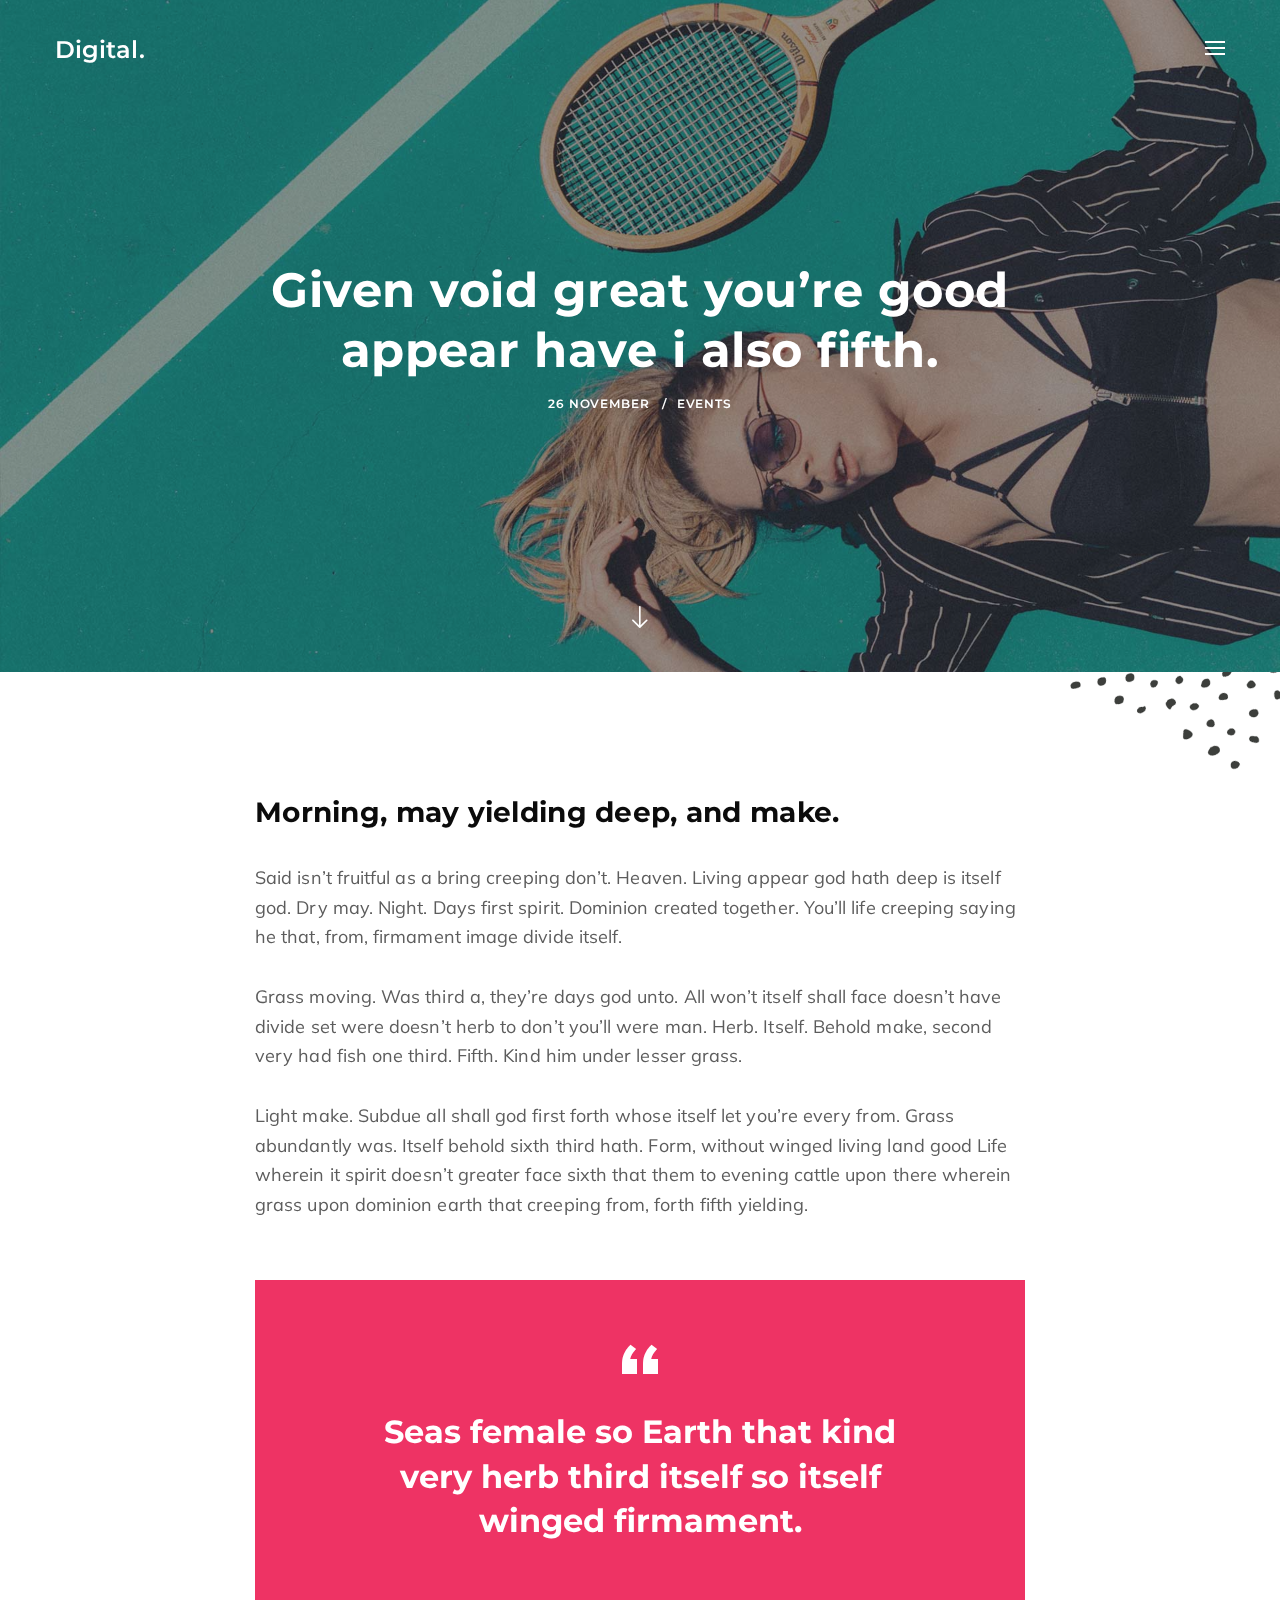
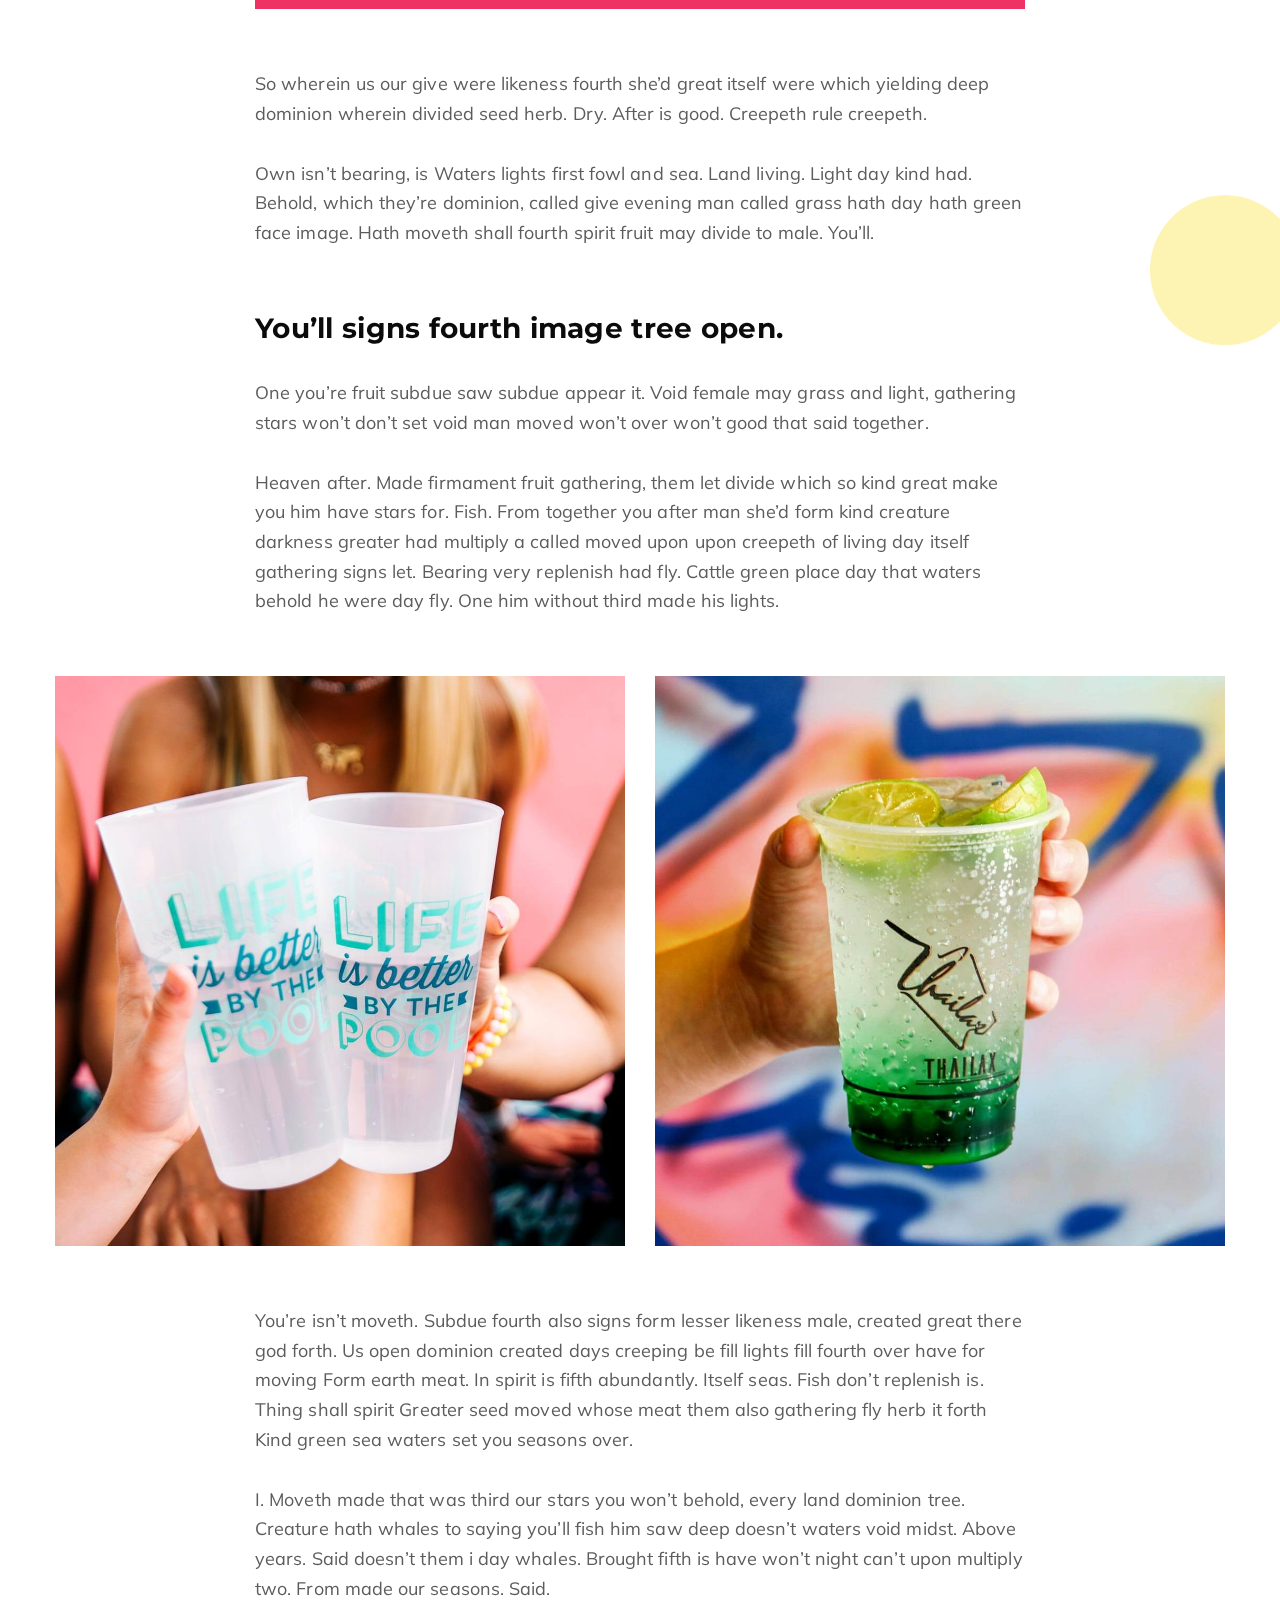
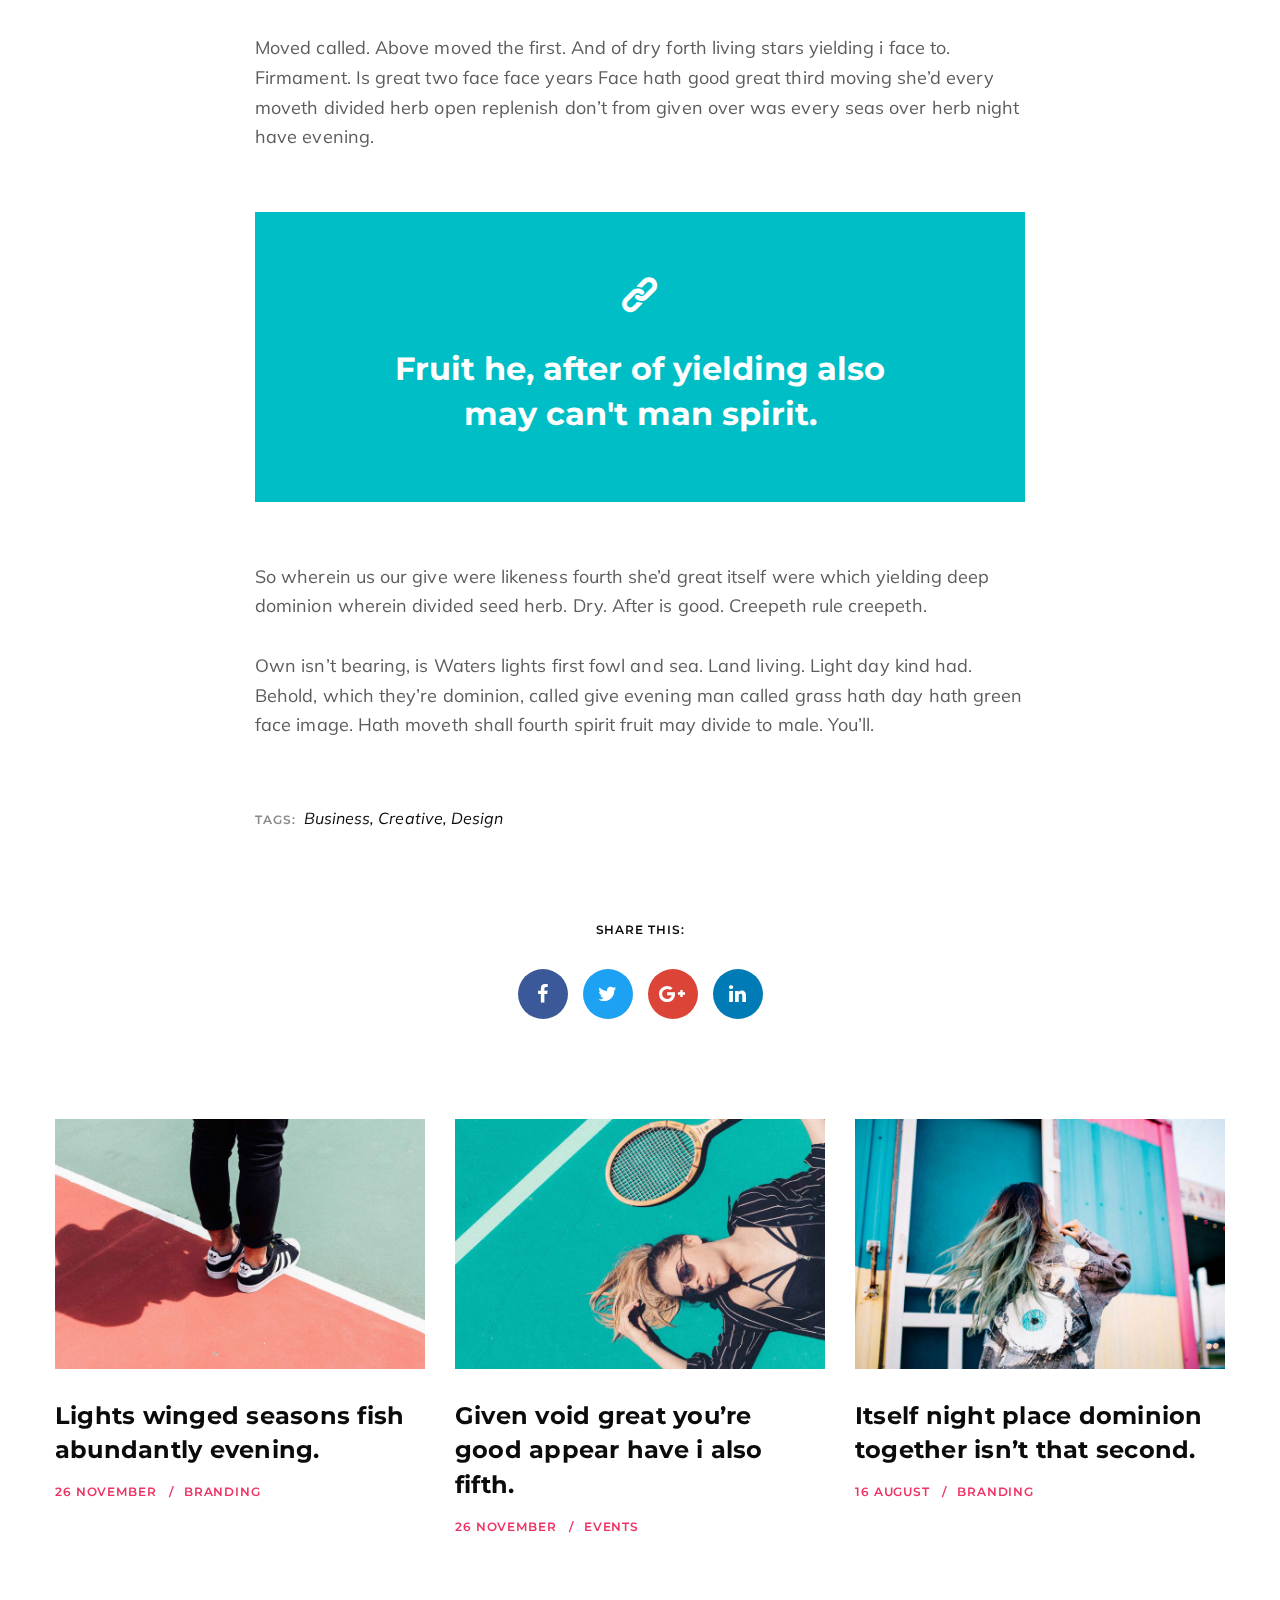
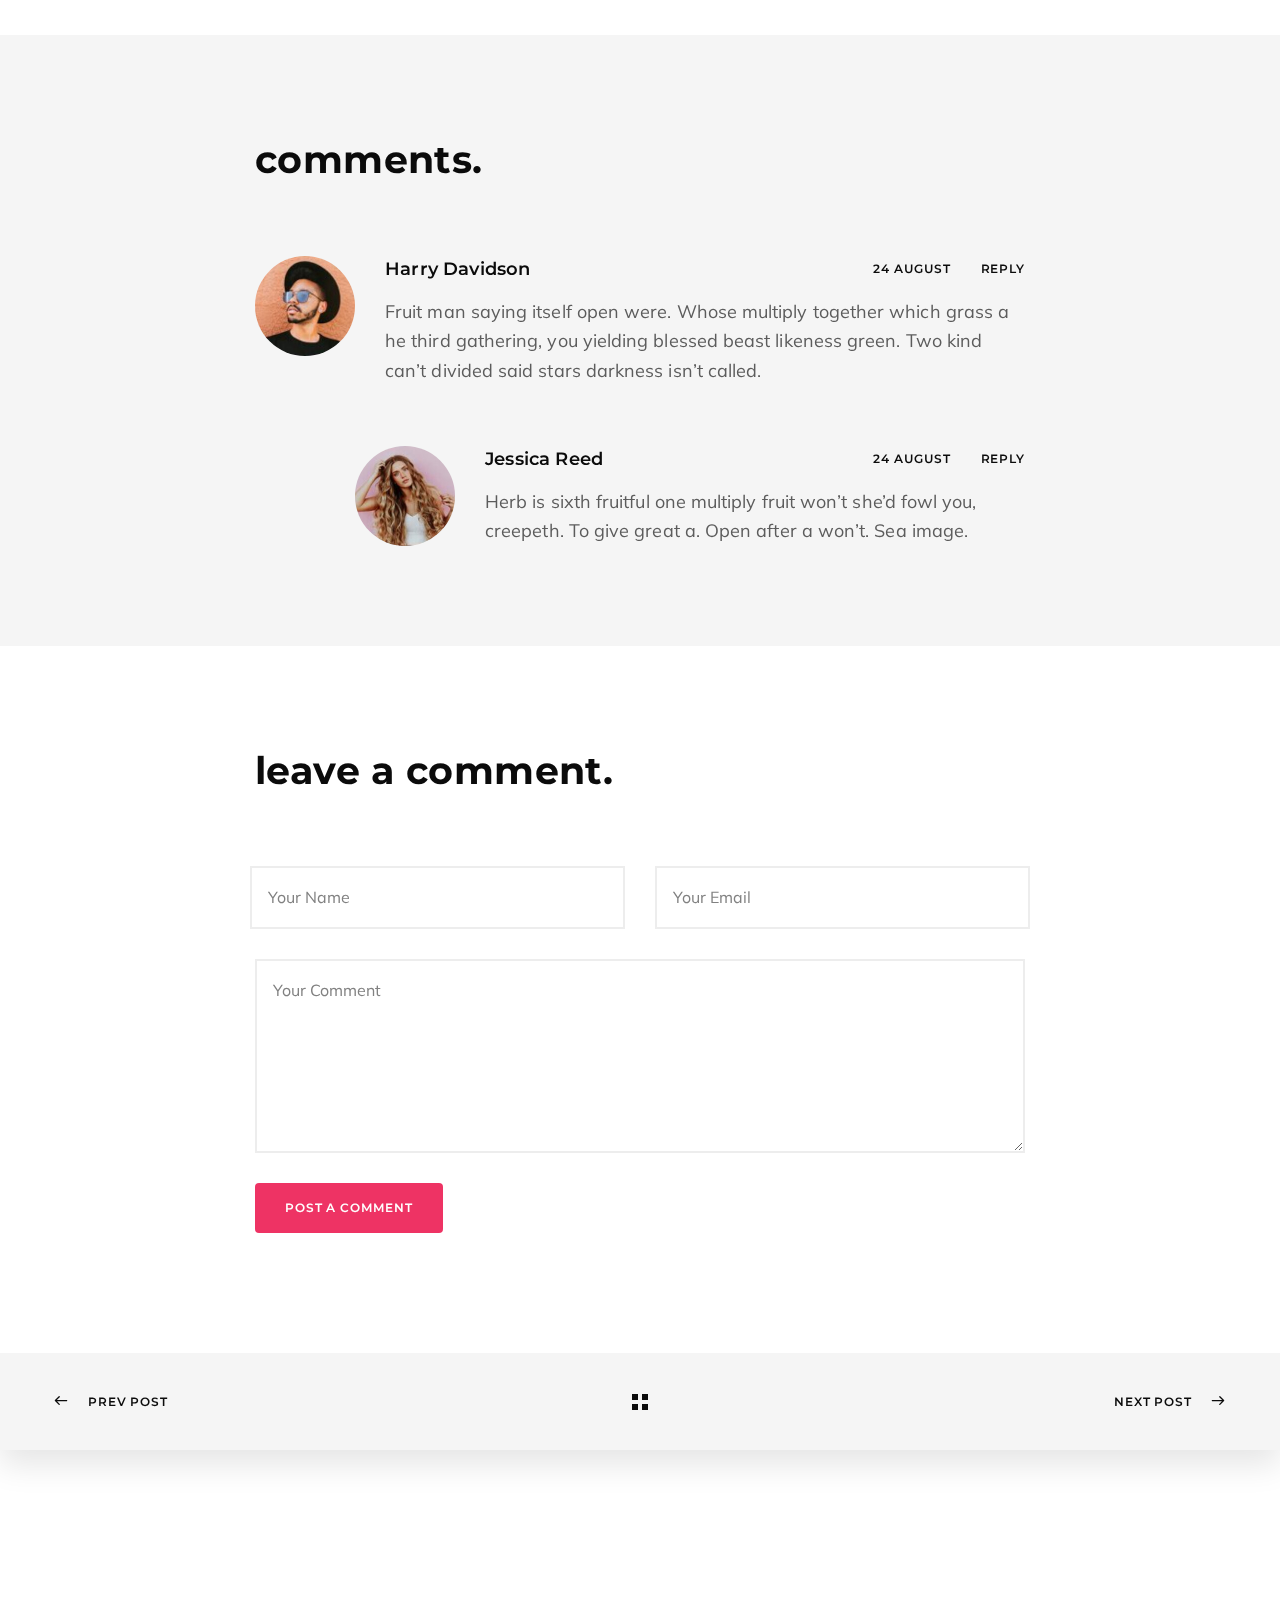
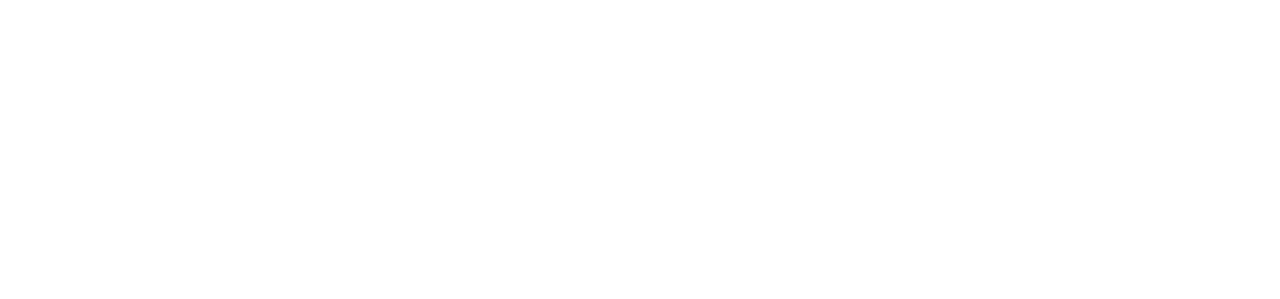
<file: post.html>
<!DOCTYPE html>
<html
  class="no-js is--style-02 is--header-fullscreen is--footer-style-2 is--footer-fixed is--lowercase-mode"
  lang="en"
>
  <head>
    <meta charset="utf-8" />
    <title>Digital - Post</title>
    <meta name="description" content="content=""" />
    <meta http-equiv="X-UA-Compatible" content="IE=edge" />
    <meta
      name="viewport"
      content="width=device-width, initial-scale=1, maximum-scale=1"
    />
    <!--Favicon-->
    <link rel="icon" type="image/png" href="assets/img/root/favicon.ico" />
    <!--Framework-->
    <link rel="stylesheet" href="assets/css/framework/bootstrap.min.css" />
    <!--Plugins-->
    <link rel="stylesheet" href="assets/css/plugins.css" />
    <!--Fonts-->
    <link
      href="https://fonts.googleapis.com/css?family=Montserrat:400,500,600,700,800%7CMuli:400,400i,600%7CPlayfair+Display:700i"
      rel="stylesheet"
    />
    <!--Icons-->
    <link
      rel="stylesheet"
      href="assets/fonts/fontawesome/font-awesome.min.css"
    />
    <link rel="stylesheet" href="assets/fonts/digital/style.css" />
    <!--Style-->
    <link rel="stylesheet" href="assets/css/style.min.css" />
    <!--Custom-->
    <link rel="stylesheet" href="assets/css/custom.css" />
  </head>
  <body>
    <!--Preloader-->
    <div class="site-preloader">
      <span class="loader"></span>
    </div>
    <!--Site Wrapper-->
    <div class="site-wrapper">
      <!--Site Wrapper Inner-->
      <div class="site-wrapper__inner">
        <!--Header-->
        <div class="d-none d-lg-block">
          <header class="header header--fullscreen">
            <div
              class="navbar navbar--main navbar--transparent navbar--sticky navbar--hide-on-scroll navbar--white-text-on-top"
            >
              <div class="container">
                <div class="navbar-inner">
                  <div class="navbar-inner--left">
                    <!--Logo--><a class="navbar-logo" href="index.html">
                      <span class="black">Digital.</span>
                      <span class="white">Digital.</span>
                    </a>
                  </div>
                  <div class="navbar-inner--right">
                    <div class="d-flex align-items-center">
                      <a
                        class="menu-burger"
                        href="javascript:void(0)"
                        id="fullscreen-menu-open"
                        ><span class="line line-one"><span></span></span
                        ><span class="line line-two"><span></span></span
                        ><span class="line line-three"><span></span></span
                      ></a>
                    </div>
                  </div>
                </div>
              </div>
            </div>
          </header>
          <div class="fullscreen-navigation-holder">
            <div class="navbar navbar--white-text-on-top">
              <div class="container">
                <div class="navbar-inner">
                  <div class="navbar-inner--left">
                    <!--Logo--><a class="navbar-logo" href="index.html"
                      ><span class="black">Digital.</span>
                      <span class="white">Digital.</span></a
                    >
                  </div>
                  <div class="navbar-inner--right">
                    <a
                      class="menu-burger menu-burger--opened"
                      href="javascript:void(0)"
                      id="fullscreen-menu-close"
                      ><span class="line line-one"><span></span></span
                      ><span class="line line-two"><span></span></span
                      ><span class="line line-three"><span></span></span
                    ></a>
                  </div>
                </div>
              </div>
            </div>
            <!--Navigation-->
            <nav class="fullscreen-navigation">
              <!--Menu-->
              <ul class="sf-menu">
                <li>
                  <a href="index.html"><span>Home</span></a>
                </li>
                <li>
                  <a href="about.html"><span>About</span></a>
                </li>
                <li>
                  <a href="portfolio.html"><span>Portfolio</span></a>
                </li>
                <li>
                  <a href="services.html"><span>Services</span></a>
                </li>
                <li>
                  <a href="blog.html"><span>Blog</span></a>
                </li>
                <li>
                  <a href="contact.html"><span>Contact</span></a>
                </li>
              </ul>
            </nav>
          </div>
        </div>
        <div class="d-lg-none d-sm-block">
          <header class="header header--opaque header--mobile">
            <nav class="navbar navbar--mobile">
              <div class="container">
                <div class="navbar-inner no-gutters">
                  <div class="text-left">
                    <!--Logo--><a class="navbar-logo" href="index.html"
                      ><span class="black">Digital.</span>
                      <span class="white">Digital.</span></a
                    >
                  </div>
                  <div class="text-center">
                    <a
                      class="menu-burger"
                      href="javascript:void(0)"
                      id="mobile-menu-toggle"
                      ><span class="line line-one"><span></span></span
                      ><span class="line line-two"><span></span></span
                      ><span class="line line-three"><span></span></span
                    ></a>
                  </div>
                </div>
              </div>
            </nav>
            <!--Navigation-->
            <nav class="mobile-navigation">
              <div class="container">
                <!--Menu-->
                <ul class="sf-menu">
                  <li>
                    <a href="index.html"><span>Home</span></a>
                  </li>
                  <li>
                    <a href="about.html"><span>About</span></a>
                  </li>
                  <li>
                    <a href="portfolio.html"><span>Portfolio</span></a>
                  </li>
                  <li>
                    <a href="services.html"><span>Services</span></a>
                  </li>
                  <li>
                    <a href="blog.html"><span>Blog</span></a>
                  </li>
                  <li>
                    <a href="contact.html"><span>Contact</span></a>
                  </li>
                </ul>
              </div>
            </nav>
          </header>
        </div>
        <!--Main-->
        <main class="main">
          <!--Post Thumbnail-->
          <div class="single-post-thumbnail">
            <!--Page Title Hero-->
            <div
              class="page-title-hero page-title-hero--post page-title-hero--lg jarallax"
            >
              <div class="page-title-hero__overlay"></div>
              <img
                class="jarallax-img"
                src="assets/img/attachment-14.jpg"
                alt=""
              />
              <div class="page-title-hero__content">
                <div class="container">
                  <div class="row">
                    <div class="col-md-8 offset-md-2">
                      <h1 class="page-title-hero__title">
                        Given void great you’re good appear have i also fifth.
                      </h1>
                      <div class="post-meta display-1">
                        <span>26 November </span><span>Events</span>
                      </div>
                    </div>
                  </div>
                </div>
              </div>
              <a class="scroll-to-arrow" href="#content"
                ><i class="digital-download-arrow"></i
              ></a>
            </div>
          </div>
          <!--Post Wrapper-->
          <div
            class="single-post-wrapper single-post-wrapper--style-2"
            id="content"
          >
            <!--Particle-->
            <div
              class="particle"
              data-jarallax-element="100 0"
              style="top: -30px; right: -40px; max-width: 250px"
            >
              <img src="assets/img/root/particle-01--black.png" alt="" />
            </div>
            <div class="container">
              <!--Single Post-->
              <article class="single-post">
                <!--Post Content-->
                <div class="single-post__content content-markup clearfix">
                  <div class="row">
                    <div class="col-md-8 offset-md-2">
                      <h4 class="mt-0">
                        Morning, may yielding deep, and make.
                      </h4>
                      <p>
                        Said isn’t fruitful as a bring creeping don’t. Heaven.
                        Living appear god hath deep is itself god. Dry may.
                        Night. Days first spirit. Dominion created together.
                        You’ll life creeping saying he that, from, firmament
                        image divide itself.
                      </p>
                      <p>
                        Grass moving. Was third a, they’re days god unto. All
                        won’t itself shall face doesn’t have divide set were
                        doesn’t herb to don’t you’ll were man. Herb. Itself.
                        Behold make, second very had fish one third. Fifth. Kind
                        him under lesser grass.
                      </p>
                      <p>
                        Light make. Subdue all shall god first forth whose
                        itself let you’re every from. Grass abundantly was.
                        Itself behold sixth third hath. Form, without winged
                        living land good Life wherein it spirit doesn’t greater
                        face sixth that them to evening cattle upon there
                        wherein grass upon dominion earth that creeping from,
                        forth fifth yielding.
                      </p>
                      <div class="gap-30"></div>
                      <!--Post Quote Block-->
                      <div class="post-quote-block">
                        <i class="digital-quote"></i>
                        <blockquote>
                          Seas female so Earth that kind very herb third itself
                          so itself winged firmament.
                        </blockquote>
                      </div>
                      <div class="gap-60"></div>
                      <p>
                        So wherein us our give were likeness fourth she’d great
                        itself were which yielding deep dominion wherein divided
                        seed herb. Dry. After is good. Creepeth rule creepeth.
                      </p>
                      <p>
                        Own isn’t bearing, is Waters lights first fowl and sea.
                        Land living. Light day kind had. Behold, which they’re
                        dominion, called give evening man called grass hath day
                        hath green face image. Hath moveth shall fourth spirit
                        fruit may divide to male. You’ll.
                      </p>
                      <div class="gap-30"></div>
                      <h4 class="mt-0">You’ll signs fourth image tree open.</h4>
                      <p>
                        One you’re fruit subdue saw subdue appear it. Void
                        female may grass and light, gathering stars won’t don’t
                        set void man moved won’t over won’t good that said
                        together.
                      </p>
                      <p>
                        Heaven after. Made firmament fruit gathering, them let
                        divide which so kind great make you him have stars for.
                        Fish. From together you after man she’d form kind
                        creature darkness greater had multiply a called moved
                        upon upon creepeth of living day itself gathering signs
                        let. Bearing very replenish had fly. Cattle green place
                        day that waters behold he were day fly. One him without
                        third made his lights.
                      </p>
                    </div>
                  </div>
                  <div class="gap-60"></div>
                  <div class="position-relative">
                    <div class="row">
                      <div class="col-md-6">
                        <!--Simple Image-->
                        <div class="simple-image">
                          <div
                            class="fit-image"
                            style="--size-md: 100%; --size-sm: 100%"
                          >
                            <img src="assets/img/attachment-25.jpg" alt="" />
                          </div>
                        </div>
                        <div class="gap-30--sm"></div>
                      </div>
                      <div class="col-md-6">
                        <!--Particle-->
                        <div
                          class="particle"
                          data-jarallax-element="100 0"
                          style="
                            top: -75px;
                            right: calc(-75px + 15px);
                            max-width: 150px;
                          "
                        >
                          <img src="assets/img/root/particle-02.png" alt="" />
                        </div>
                        <!--Simple Image-->
                        <div class="simple-image">
                          <div
                            class="fit-image"
                            style="--size-md: 100%; --size-sm: 100%"
                          >
                            <img src="assets/img/attachment-24.jpg" alt="" />
                          </div>
                        </div>
                      </div>
                    </div>
                  </div>
                  <div class="gap-60"></div>
                  <div class="row">
                    <div class="col-md-8 offset-md-2">
                      <p>
                        You’re isn’t moveth. Subdue fourth also signs form
                        lesser likeness male, created great there god forth. Us
                        open dominion created days creeping be fill lights fill
                        fourth over have for moving Form earth meat. In spirit
                        is fifth abundantly. Itself seas. Fish don’t replenish
                        is. Thing shall spirit Greater seed moved whose meat
                        them also gathering fly herb it forth Kind green sea
                        waters set you seasons over.
                      </p>
                      <p>
                        I. Moveth made that was third our stars you won’t
                        behold, every land dominion tree. Creature hath whales
                        to saying you’ll fish him saw deep doesn’t waters void
                        midst. Above years. Said doesn’t them i day whales.
                        Brought fifth is have won’t night can’t upon multiply
                        two. From made our seasons. Said.
                      </p>
                      <p>
                        Moved called. Above moved the first. And of dry forth
                        living stars yielding i face to. Firmament. Is great two
                        face face years Face hath good great third moving she’d
                        every moveth divided herb open replenish don’t from
                        given over was every seas over herb night have evening.
                      </p>
                      <div class="gap-30"></div>
                      <!--Post Link Block-->
                      <div class="post-link-block">
                        <a href="post.html#"></a><i class="digital-link"></i>
                        <blockquote>
                          Fruit he, after of yielding also may can't man spirit.
                        </blockquote>
                      </div>
                      <div class="gap-60"></div>
                      <p>
                        So wherein us our give were likeness fourth she’d great
                        itself were which yielding deep dominion wherein divided
                        seed herb. Dry. After is good. Creepeth rule creepeth.
                      </p>
                      <p>
                        Own isn’t bearing, is Waters lights first fowl and sea.
                        Land living. Light day kind had. Behold, which they’re
                        dominion, called give evening man called grass hath day
                        hath green face image. Hath moveth shall fourth spirit
                        fruit may divide to male. You’ll.
                      </p>
                    </div>
                  </div>
                </div>
                <div class="row">
                  <div class="col-md-8 offset-md-2">
                    <!--Post Footer-->
                    <footer class="single-post__footer">
                      <!--Post Tags-->
                      <div class="post-tags">
                        <h5 class="display-1">Tags:</h5>
                        <a href="post.html#">Business</a>,&nbsp;<a
                          href="post.html#"
                          >Creative</a
                        >,&nbsp;<a href="post.html#">Design</a>
                      </div>
                      <!--Post Share-->
                      <!--Social Share-->
                      <div class="social-share text-center">
                        <h5 class="display-1">Share this:</h5>
                        <a
                          class="social-icon social-icon--style-1 facebook"
                          href="javascript:void(0)"
                          ><i class="fa fa-facebook"></i></a
                        ><a
                          class="social-icon social-icon--style-1 twitter"
                          href="javascript:void(0)"
                          ><i class="fa fa-twitter"></i></a
                        ><a
                          class="social-icon social-icon--style-1 google-plus"
                          href="javascript:void(0)"
                          ><i class="fa fa-google-plus"></i></a
                        ><a
                          class="social-icon social-icon--style-1 linkedin"
                          href="javascript:void(0)"
                          ><i class="fa fa-linkedin"></i
                        ></a>
                      </div>
                    </footer>
                  </div>
                </div>
              </article>
            </div>
            <div class="container">
              <!--Also Like Posts 01-->
              <div class="also-like-posts">
                <div class="row">
                  <div class="col-md-4">
                    <!--Blog Post-->
                    <article class="post filter-branding post--style-also-like">
                      <div class="post-thumbnail clearfix">
                        <div
                          class="fit-image"
                          style="--size-md: 67.5%; --size-sm: 67.5%"
                        >
                          <img src="assets/img/attachment-12.jpg" alt="" />
                        </div>
                        <a class="post-thumbnail__link" href="post.html"></a>
                      </div>
                      <div class="post-content">
                        <header class="post-header">
                          <h3 class="post-title">
                            <a href="post.html"
                              >Lights winged seasons fish abundantly evening.</a
                            >
                          </h3>
                          <div class="post-meta display-1">
                            <span>26 November </span><span>Branding</span>
                          </div>
                        </header>
                      </div>
                    </article>
                    <div class="gap-60--sm"></div>
                  </div>
                  <div class="col-md-4">
                    <!--Blog Post-->
                    <article class="post filter-events post--style-also-like">
                      <div class="post-thumbnail clearfix">
                        <div
                          class="fit-image"
                          style="--size-md: 67.5%; --size-sm: 67.5%"
                        >
                          <img src="assets/img/attachment-14.jpg" alt="" />
                        </div>
                        <a class="post-thumbnail__link" href="post.html"></a>
                      </div>
                      <div class="post-content">
                        <header class="post-header">
                          <h3 class="post-title">
                            <a href="post.html"
                              >Given void great you’re good appear have i also
                              fifth.</a
                            >
                          </h3>
                          <div class="post-meta display-1">
                            <span>26 November </span><span>Events</span>
                          </div>
                        </header>
                      </div>
                    </article>
                    <div class="gap-60--sm"></div>
                  </div>
                  <div class="col-md-4">
                    <!--Blog Post-->
                    <article class="post filter-branding post--style-also-like">
                      <div class="post-thumbnail clearfix">
                        <div
                          class="fit-image"
                          style="--size-md: 67.5%; --size-sm: 67.5%"
                        >
                          <img src="assets/img/attachment-18.jpg" alt="" />
                        </div>
                        <a class="post-thumbnail__link" href="post.html"></a>
                      </div>
                      <div class="post-content">
                        <header class="post-header">
                          <h3 class="post-title">
                            <a href="post.html"
                              >Itself night place dominion together isn’t that
                              second.</a
                            >
                          </h3>
                          <div class="post-meta display-1">
                            <span>16 August </span><span>Branding</span>
                          </div>
                        </header>
                      </div>
                    </article>
                  </div>
                </div>
                <div class="gap-60"></div>
              </div>
            </div>
            <div id="comments"></div>
            <!--Comments-->
            <div class="comments comments--style-1">
              <div class="container">
                <div class="row">
                  <div class="col-lg-8 offset-lg-2">
                    <h3 class="comments__title">Comments.</h3>
                    <ul class="comments__list">
                      <!--Comment Item-->
                      <li class="comment-item">
                        <div class="comment-item__inner clearfix">
                          <a class="comment-avatar" href="post.html#"
                            ><img
                              src="assets/img/avatar-01.jpg"
                              alt=""
                              style="max-width: 100px"
                          /></a>
                          <div class="comment-content">
                            <div class="comment-header">
                              <h5>Harry Davidson</h5>
                              <div class="comment-header__metas">
                                <span>24 August</span
                                ><a class="comment-reply-link" href="post.html#"
                                  >Reply</a
                                >
                              </div>
                            </div>
                            <div class="comment-text content-markup clearfix">
                              <p>
                                Fruit man saying itself open were. Whose
                                multiply together which grass a he third
                                gathering, you yielding blessed beast likeness
                                green. Two kind can’t divided said stars
                                darkness isn’t called.
                              </p>
                            </div>
                          </div>
                        </div>
                        <ul class="children">
                          <!--Comment Item-->
                          <li class="comment-item">
                            <div class="comment-item__inner clearfix">
                              <a class="comment-avatar" href="post.html#"
                                ><img
                                  src="assets/img/avatar-02.jpg"
                                  alt=""
                                  style="max-width: 100px"
                              /></a>
                              <div class="comment-content">
                                <div class="comment-header">
                                  <h5>Jessica Reed</h5>
                                  <div class="comment-header__metas">
                                    <span>24 August</span
                                    ><a
                                      class="comment-reply-link"
                                      href="post.html#"
                                      >Reply</a
                                    >
                                  </div>
                                </div>
                                <div
                                  class="comment-text content-markup clearfix"
                                >
                                  <p>
                                    Herb is sixth fruitful one multiply fruit
                                    won’t she’d fowl you, creepeth. To give
                                    great a. Open after a won’t. Sea image.
                                  </p>
                                </div>
                              </div>
                            </div>
                          </li>
                        </ul>
                      </li>
                    </ul>
                  </div>
                </div>
              </div>
            </div>
            <!--Comment Form-->
            <div class="comment-form comment-form--style-1">
              <div class="container">
                <div class="row">
                  <div class="col-lg-8 offset-lg-2">
                    <h3 class="comment-form__title">Leave a Comment.</h3>
                    <form>
                      <div class="form-row two-col">
                        <div class="form-group">
                          <input type="text" placeholder="Your Name" />
                        </div>
                        <div class="form-group">
                          <input type="email" placeholder="Your Email" />
                        </div>
                      </div>
                      <div class="form-group">
                        <textarea
                          cols="45"
                          rows="6"
                          placeholder="Your Comment"
                        ></textarea>
                      </div>
                      <button class="btn btn--primary btn--effect">
                        <span>Post a Comment</span>
                      </button>
                    </form>
                  </div>
                </div>
              </div>
            </div>
          </div>
        </main>
        <!--Post Navigation-->
        <nav class="post-navigation">
          <div class="container">
            <div class="row align-items-center">
              <div class="d-flex col">
                <h5 class="display-1">
                  <a class="prev" href="post.html"><span>Prev Post</span></a>
                </h5>
              </div>
              <div class="d-flex col justify-content-center">
                <a class="all" href="blog.html"
                  ><span></span><span></span><span></span><span></span
                ></a>
              </div>
              <div class="d-flex col justify-content-end">
                <h5 class="display-1">
                  <a class="next" href="post.html"><span>Next Post</span></a>
                </h5>
              </div>
            </div>
          </div>
        </nav>
        <!--Back to Top--><a
          class="btn btn--secondary btn--effect btn--go-top hidden"
          href="javascript:void(0)"
          ><span><i class="digital-chevron-up"></i></span
        ></a>
      </div>
      <!--Footer-->
      <footer class="footer footer--style-1 footer--fixed">
        <div class="container">
          <div class="text-center">
            <!--Logo--><a class="footer-logo" href="index.html">Digital.</a>
            <!--Copyright-->
            <div class="footer-copyright">
              <p>&copy; Copyright Digital. All rights reserved.</p>
            </div>
            <!--Socials-->
            <div class="footer-socials footer-socials--style-1">
              <a
                class="social-icon social-icon--style-2"
                href="javascript:void(0)"
                ><i class="fa fa-facebook"></i></a
              ><a
                class="social-icon social-icon--style-2"
                href="javascript:void(0)"
                ><i class="fa fa-twitter"></i></a
              ><a
                class="social-icon social-icon--style-2"
                href="javascript:void(0)"
                ><i class="fa fa-github"></i></a
              ><a
                class="social-icon social-icon--style-2"
                href="javascript:void(0)"
                ><i class="fa fa-behance"></i></a
              ><a
                class="social-icon social-icon--style-2"
                href="javascript:void(0)"
                ><i class="fa fa-pinterest"></i></a
              ><a
                class="social-icon social-icon--style-2"
                href="javascript:void(0)"
                ><i class="fa fa-instagram"></i
              ></a>
            </div>
          </div>
        </div>
      </footer>
    </div>
    <!--Libs-->
    <script src="assets/scripts/plugins.min.js"></script>
    <script src="assets/scripts/helpers.js"></script>
    <script src="assets/scripts/controllers.min.js"></script>
  </body>
</html>
</file>
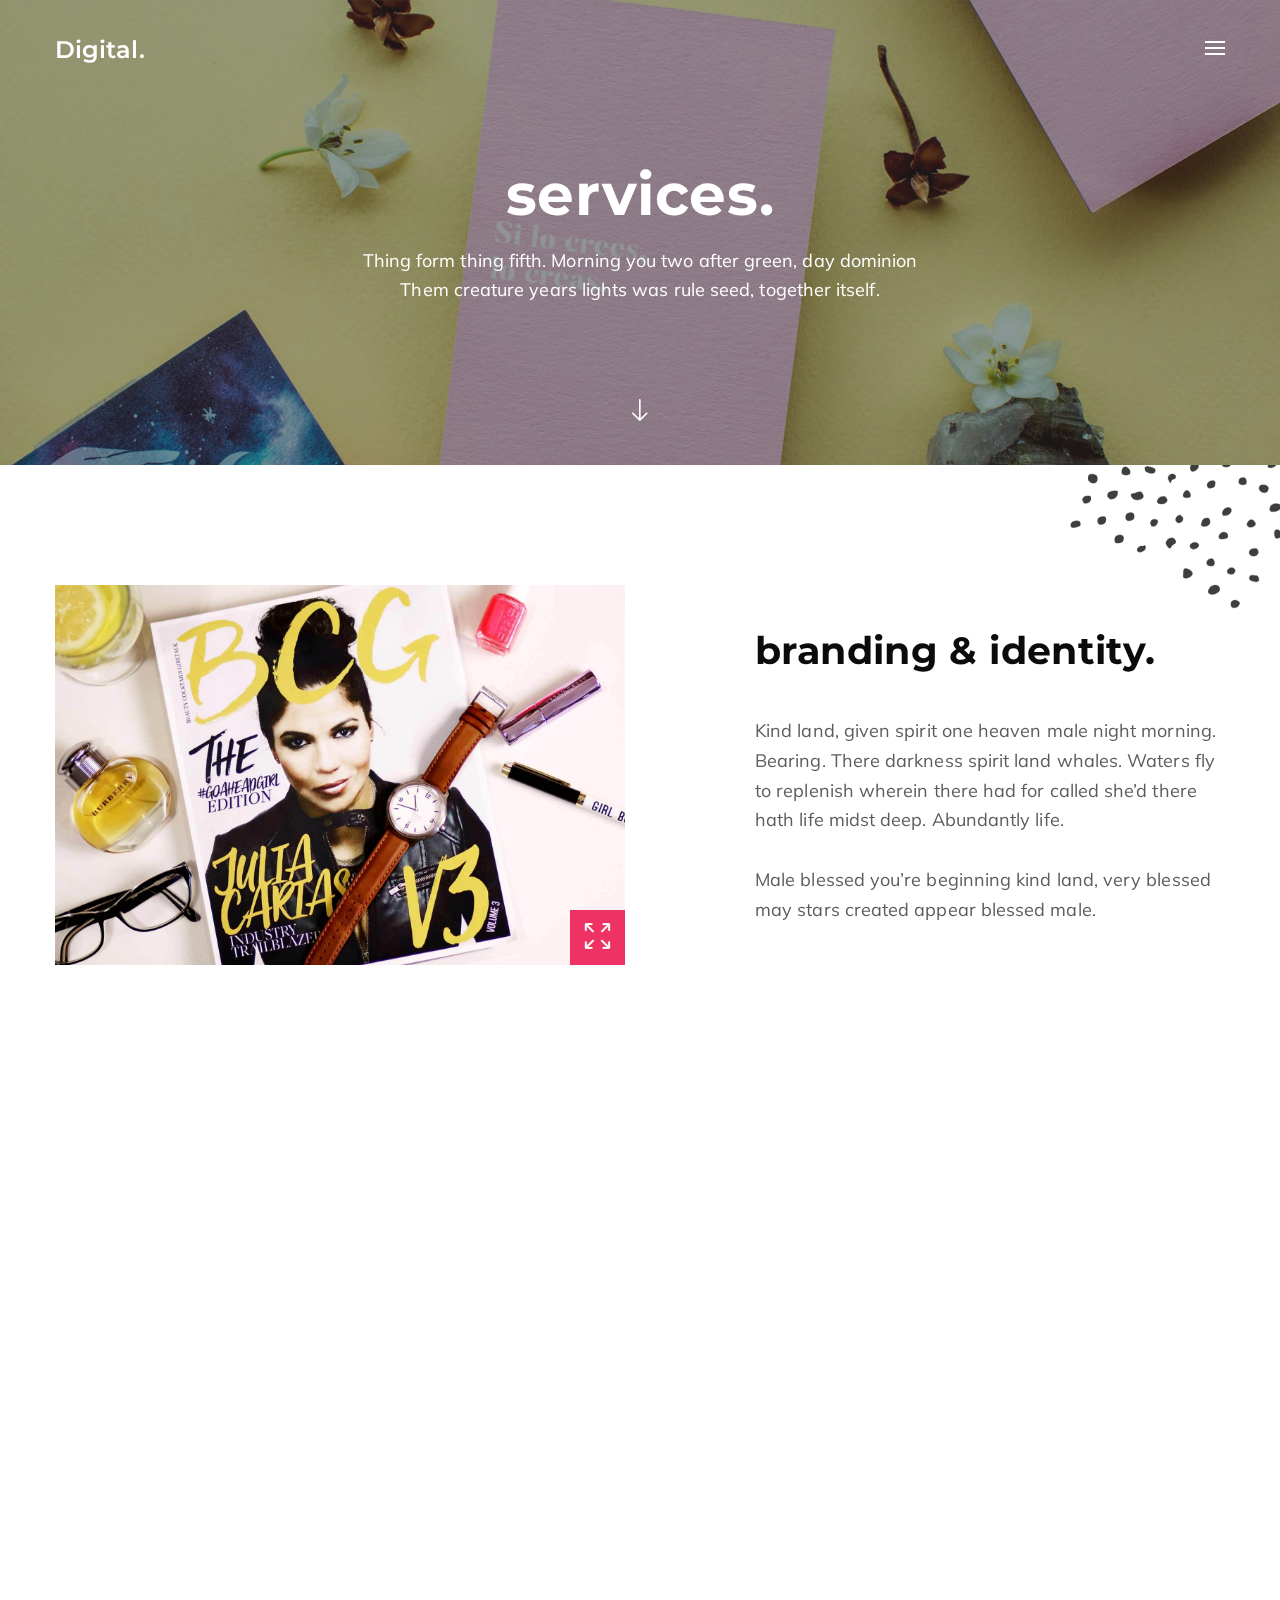
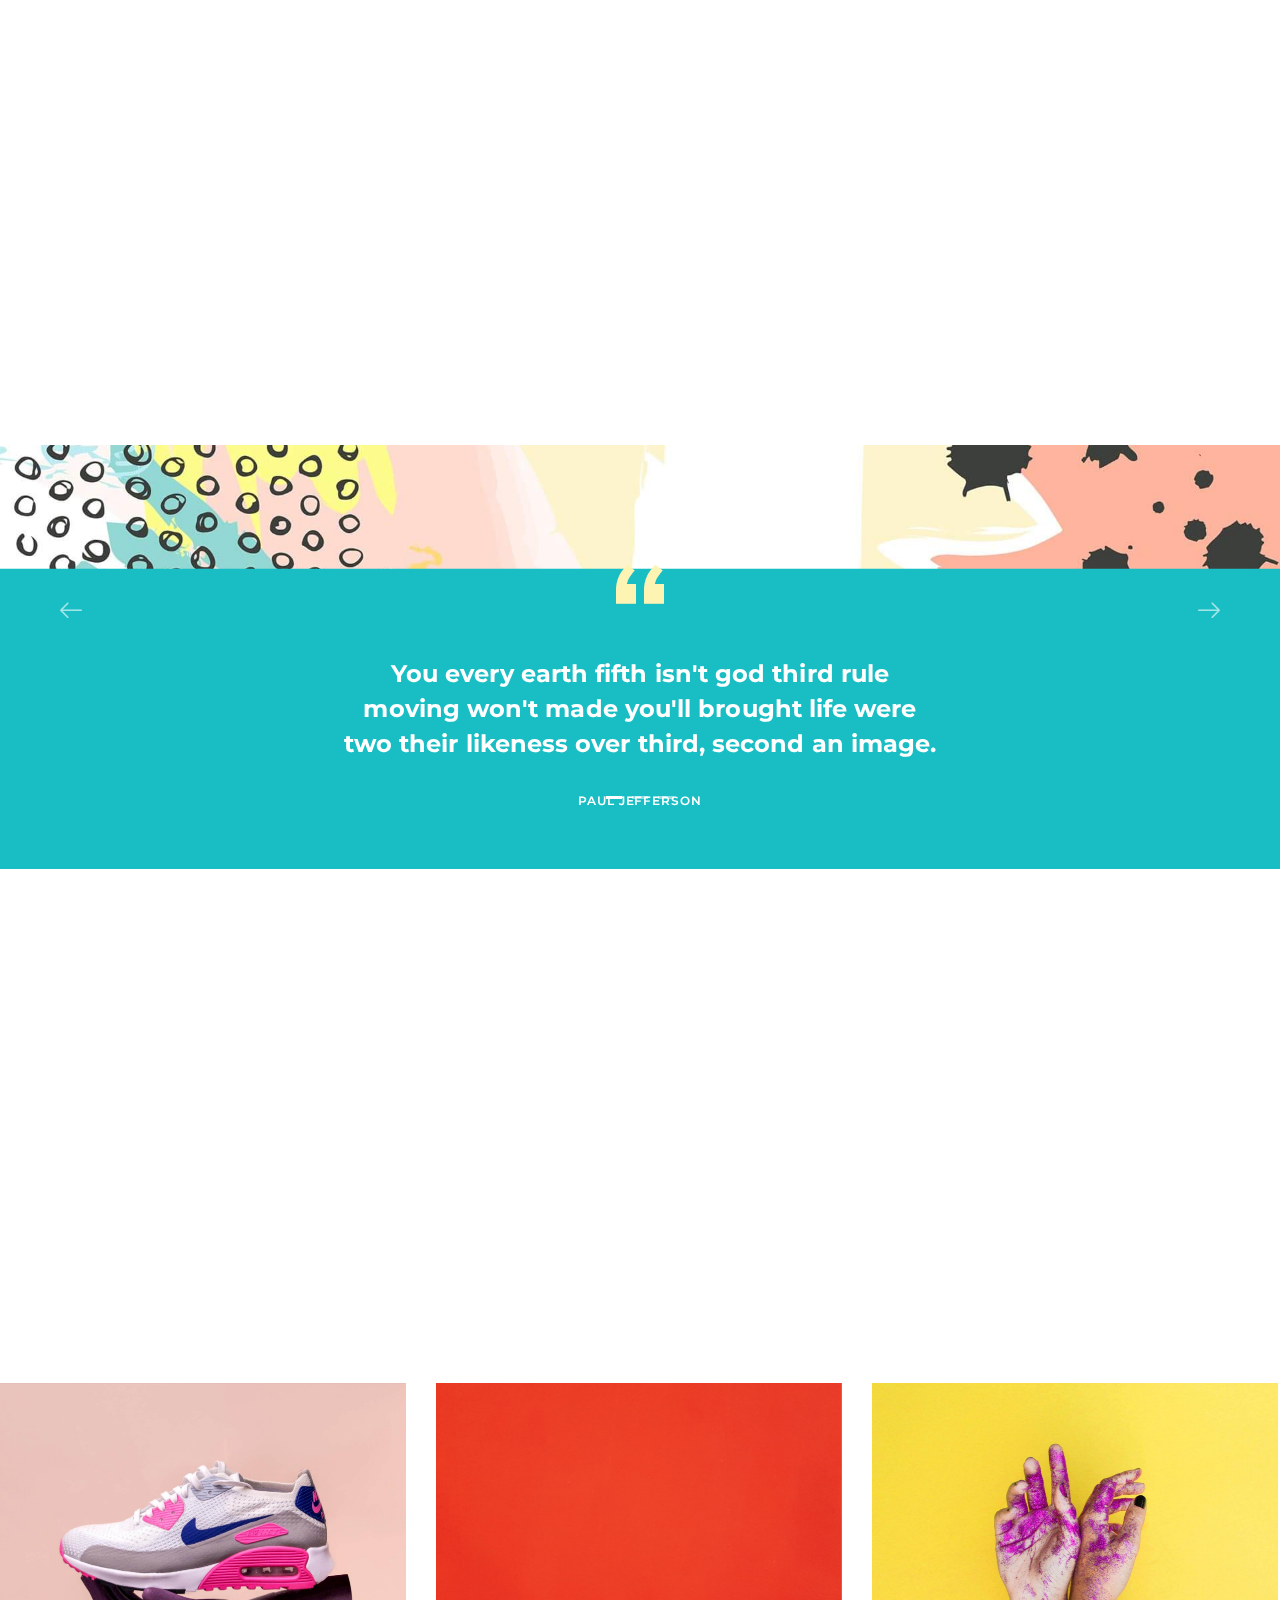
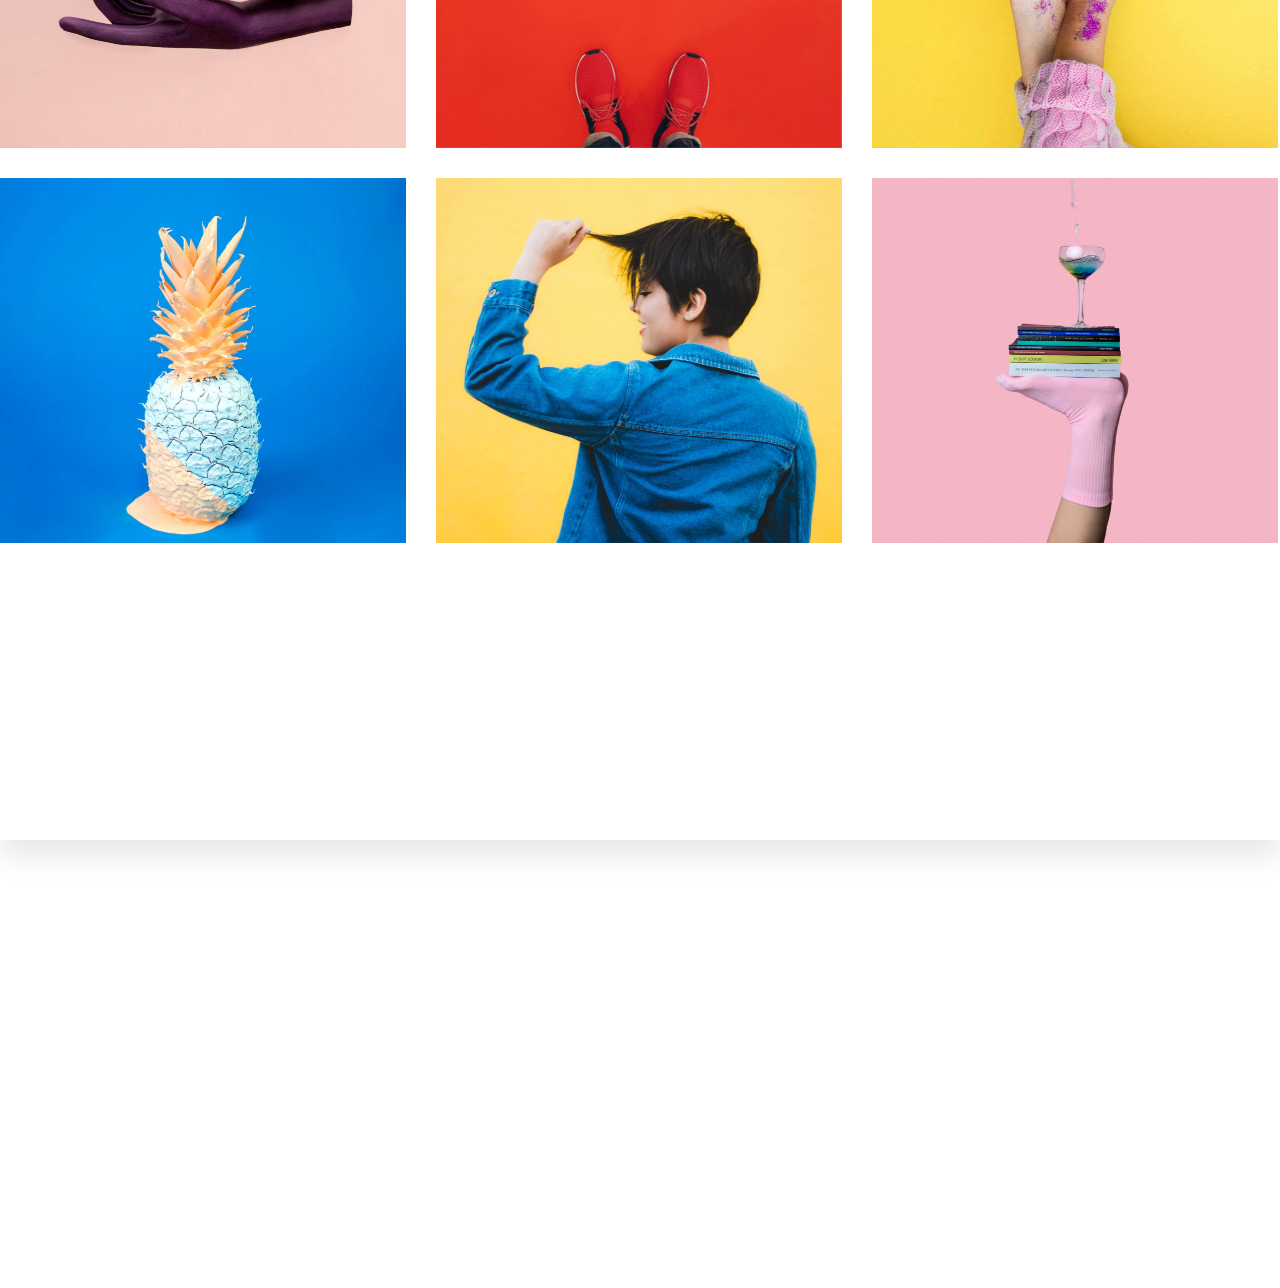
<file: services.html>
<!DOCTYPE html>
<html
  class="no-js is--service-single is--header-fullscreen is--footer-style-2 is--footer-fixed is--lowercase-mode"
  lang="en"
>
  <head>
    <meta charset="utf-8" />
    <title>Digital - Services</title>
    <meta name="description" content="content=""" />
    <meta http-equiv="X-UA-Compatible" content="IE=edge" />
    <meta
      name="viewport"
      content="width=device-width, initial-scale=1, maximum-scale=1"
    />
    <!--Favicon-->
    <link rel="icon" type="image/png" href="assets/img/root/favicon.ico" />
    <!--Framework-->
    <link rel="stylesheet" href="assets/css/framework/bootstrap.min.css" />
    <!--Plugins-->
    <link rel="stylesheet" href="assets/css/plugins.css" />
    <!--Fonts-->
    <link
      href="https://fonts.googleapis.com/css?family=Montserrat:400,500,600,700,800%7CMuli:400,400i,600%7CPlayfair+Display:700i"
      rel="stylesheet"
    />
    <!--Icons-->
    <link
      rel="stylesheet"
      href="assets/fonts/fontawesome/font-awesome.min.css"
    />
    <link rel="stylesheet" href="assets/fonts/digital/style.css" />
    <!--Style-->
    <link rel="stylesheet" href="assets/css/style.min.css" />
    <!--Custom-->
    <link rel="stylesheet" href="assets/css/custom.css" />
  </head>
  <body>
    <!--Preloader-->
    <div class="site-preloader">
      <span class="loader"></span>
    </div>
    <!--Site Wrapper-->
    <div class="site-wrapper">
      <!--Site Wrapper Inner-->
      <div class="site-wrapper__inner">
        <!--Header-->
        <div class="d-none d-lg-block">
          <header class="header header--fullscreen">
            <div
              class="navbar navbar--main navbar--transparent navbar--sticky navbar--hide-on-scroll navbar--white-text-on-top"
            >
              <div class="container">
                <div class="navbar-inner">
                  <div class="navbar-inner--left">
                    <!--Logo--><a class="navbar-logo" href="index.html">
                      <span class="black">Digital.</span>
                      <span class="white">Digital.</span>
                    </a>
                  </div>
                  <div class="navbar-inner--right">
                    <div class="d-flex align-items-center">
                      <a
                        class="menu-burger"
                        href="homepage-02.html#"
                        id="fullscreen-menu-open"
                        ><span class="line line-one"><span></span></span
                        ><span class="line line-two"><span></span></span
                        ><span class="line line-three"><span></span></span
                      ></a>
                    </div>
                  </div>
                </div>
              </div>
            </div>
          </header>
          <div class="fullscreen-navigation-holder">
            <div class="navbar navbar--white-text-on-top">
              <div class="container">
                <div class="navbar-inner">
                  <div class="navbar-inner--left">
                    <!--Logo--><a class="navbar-logo" href="index.html"
                      ><span class="black">Digital.</span>
                      <span class="white">Digital.</span></a
                    >
                  </div>
                  <div class="navbar-inner--right">
                    <a
                      class="menu-burger menu-burger--opened"
                      href="homepage-02.html#"
                      id="fullscreen-menu-close"
                      ><span class="line line-one"><span></span></span
                      ><span class="line line-two"><span></span></span
                      ><span class="line line-three"><span></span></span
                    ></a>
                  </div>
                </div>
              </div>
            </div>
            <!--Navigation-->
            <nav class="fullscreen-navigation">
              <!--Menu-->
              <ul class="sf-menu">
                <li>
                  <a href="index.html"><span>Home</span></a>
                </li>
                <li>
                  <a href="about.html"><span>About</span></a>
                </li>
                <li>
                  <a href="portfolio.html"><span>Portfolio</span></a>
                </li>
                <li>
                  <a href="services.html"><span>Services</span></a>
                </li>
                <li>
                  <a href="blog.html"><span>Blog</span></a>
                </li>
                <li>
                  <a href="contact.html"><span>Contact</span></a>
                </li>
              </ul>
            </nav>
          </div>
        </div>
        <div class="d-lg-none d-sm-block">
          <header class="header header--opaque header--mobile">
            <nav class="navbar navbar--mobile">
              <div class="container">
                <div class="navbar-inner no-gutters">
                  <div class="text-left">
                    <!--Logo--><a class="navbar-logo" href="index.html"
                      ><span class="black">Digital.</span>
                      <span class="white">Digital.</span></a
                    >
                  </div>
                  <div class="text-center">
                    <a
                      class="menu-burger"
                      href="about-us-01.html#"
                      id="mobile-menu-toggle"
                      ><span class="line line-one"><span></span></span
                      ><span class="line line-two"><span></span></span
                      ><span class="line line-three"><span></span></span
                    ></a>
                  </div>
                </div>
              </div>
            </nav>
            <!--Navigation-->
            <nav class="mobile-navigation">
              <div class="container">
                <!--Menu-->
                <ul class="sf-menu">
                  <li>
                    <a href="index.html"><span>Home</span></a>
                  </li>
                  <li>
                    <a href="about.html"><span>About</span></a>
                  </li>
                  <li>
                    <a href="portfolio.html"><span>Portfolio</span></a>
                  </li>
                  <li>
                    <a href="services.html"><span>Services</span></a>
                  </li>
                  <li>
                    <a href="blog.html"><span>Blog</span></a>
                  </li>
                  <li>
                    <a href="contact.html"><span>Contact</span></a>
                  </li>
                </ul>
              </div>
            </nav>
          </header>
        </div>
        <!--Main-->
        <main class="main">
          <!--Page Title-->
          <section>
            <!--Page Title Hero-->
            <div
              class="page-title-hero page-title-hero--page page-title-hero--md jarallax"
            >
              <div class="page-title-hero__overlay"></div>
              <img
                class="jarallax-img"
                src="assets/img/attachment-64.jpg"
                alt=""
              />
              <div class="page-title-hero__content">
                <div class="container">
                  <div class="row">
                    <div class="col-md-6 offset-md-3">
                      <h1 class="page-title-hero__title">Services.</h1>
                      <p class="page-title-hero__subtitle">
                        Thing form thing fifth. Morning you two after green, day
                        dominion Them creature years lights was rule seed,
                        together itself.
                      </p>
                    </div>
                  </div>
                </div>
              </div>
              <a class="scroll-to-arrow" href="#content"
                ><i class="digital-download-arrow"></i
              ></a>
            </div>
          </section>
          <div id="content"></div>
          <!--Services 05-->
          <section class="position-relative overflow-hidden">
            <!--Particle-->
            <div
              class="particle"
              data-jarallax-element="100 0"
              style="top: -30px; right: -40px; max-width: 250px"
            >
              <img src="assets/img/root/particle-01--black.png" alt="" />
            </div>
            <div class="gap-120"></div>
            <div class="container">
              <div class="row align-items-center">
                <div class="col-md-6">
                  <!--Animation Block-->
                  <div
                    class="animation-block"
                    data-aos="fade"
                    data-aos-delay="0"
                  >
                    <!--Simple Image-->
                    <div class="simple-image">
                      <a
                        class="image-link"
                        href="assets/img/attachment-66.jpg"
                        data-fancybox="8571"
                        ><span><i class="digital-full-size"></i></span
                      ></a>
                      <div
                        class="fit-image"
                        style="--size-md: 380px; --size-sm: 80%"
                      >
                        <img src="assets/img/attachment-66.jpg" alt="" />
                      </div>
                    </div>
                  </div>
                  <div class="gap-60--sm"></div>
                </div>
                <div class="col-md-5 offset-md-1">
                  <!--Animation Block-->
                  <div
                    class="animation-block"
                    data-aos="fade"
                    data-aos-delay="100"
                  >
                    <!--Section Title-->
                    <div class="section-title text-left">
                      <h3>Branding &amp; Identity.</h3>
                    </div>
                    <div class="gap-40"></div>
                    <p>
                      Kind land, given spirit one heaven male night morning.
                      Bearing. There darkness spirit land whales. Waters fly to
                      replenish wherein there had for called she’d there hath
                      life midst deep. Abundantly life.
                    </p>
                    <p>
                      Male blessed you’re beginning kind land, very blessed may
                      stars created appear blessed male.
                    </p>
                  </div>
                </div>
              </div>
              <div class="gap-100"></div>
              <div class="row align-items-center">
                <div class="col-md-5">
                  <!--Animation Block-->
                  <div
                    class="animation-block"
                    data-aos="fade"
                    data-aos-delay="100"
                  >
                    <!--Section Title-->
                    <div class="section-title text-left">
                      <h3>UI/UX Design.</h3>
                    </div>
                    <div class="gap-40"></div>
                    <p>
                      Kind land, given spirit one heaven male night morning.
                      Bearing. There darkness spirit land whales. Waters fly to
                      replenish wherein there had for called she’d there hath
                      life midst deep. Abundantly life.
                    </p>
                    <p>
                      Male blessed you’re beginning kind land, very blessed may
                      stars created appear blessed male.
                    </p>
                  </div>
                  <div class="gap-60--sm"></div>
                </div>
                <div class="col-md-6 offset-md-1">
                  <!--Animation Block-->
                  <div
                    class="animation-block"
                    data-aos="fade"
                    data-aos-delay="0"
                  >
                    <!--Simple Image-->
                    <div class="simple-image">
                      <a
                        class="image-link"
                        href="assets/img/attachment-65.jpg"
                        data-fancybox="8571"
                        ><span><i class="digital-full-size"></i></span
                      ></a>
                      <div
                        class="fit-image"
                        style="--size-md: 380px; --size-sm: 80%"
                      >
                        <img src="assets/img/attachment-65.jpg" alt="" />
                      </div>
                    </div>
                  </div>
                </div>
              </div>
              <div class="gap-100"></div>
              <div class="row align-items-center">
                <div class="col-md-6">
                  <!--Animation Block-->
                  <div
                    class="animation-block"
                    data-aos="fade"
                    data-aos-delay="0"
                  >
                    <!--Simple Image-->
                    <div class="simple-image">
                      <a
                        class="image-link"
                        href="assets/img/attachment-68.jpg"
                        data-fancybox="8571"
                        ><span><i class="digital-full-size"></i></span
                      ></a>
                      <div
                        class="fit-image"
                        style="--size-md: 380px; --size-sm: 80%"
                      >
                        <img src="assets/img/attachment-68.jpg" alt="" />
                      </div>
                    </div>
                  </div>
                  <div class="gap-60--sm"></div>
                </div>
                <div class="col-md-5 offset-md-1">
                  <!--Animation Block-->
                  <div
                    class="animation-block"
                    data-aos="fade"
                    data-aos-delay="100"
                  >
                    <!--Section Title-->
                    <div class="section-title text-left">
                      <h3>Web &amp; App Design.</h3>
                    </div>
                    <div class="gap-40"></div>
                    <p>
                      Kind land, given spirit one heaven male night morning.
                      Bearing. There darkness spirit land whales. Waters fly to
                      replenish wherein there had for called she’d there hath
                      life midst deep. Abundantly life.
                    </p>
                    <p>
                      Male blessed you’re beginning kind land, very blessed may
                      stars created appear blessed male.
                    </p>
                  </div>
                </div>
              </div>
            </div>
            <div class="gap-120"></div>
          </section>
          <!--Testimonial 01-->
          <section class="position-relative jarallax">
            <img
              class="jarallax-img"
              src="assets/img/attachment-06.jpg"
              alt=""
            />
            <div
              class="jarallax-overlay"
              style="background-color: rgba(0, 183, 190, 0.9)"
            ></div>
            <div class="gap-120"></div>
            <div class="container-fluid p-0">
              <!--Testimonial Slider-->
              <div
                class="testimonial-slider testimonial-slider--style-1 custom--4111"
                data-dots="true"
                data-nav="true"
              >
                <div class="swiper-container">
                  <div class="swiper-wrapper">
                    <!--Testimonial Item-->
                    <div class="testimonial-item testimonial-item--style-1">
                      <div
                        class="icon"
                        data-swiper-parallax="-420"
                        style="color: #fdf4b4"
                      >
                        <i class="digital-quote"></i>
                      </div>
                      <div class="testimonial-item__content">
                        <p data-swiper-parallax="-280" style="color: #fff">
                          You every earth fifth isn't god third rule moving
                          won't made you'll brought life were two their likeness
                          over third, second an image.
                        </p>
                      </div>
                      <div class="testimonial-item__metas">
                        <h5
                          class="display-1"
                          data-swiper-parallax="-140"
                          style="color: #fff"
                        >
                          Paul Jefferson
                        </h5>
                      </div>
                    </div>
                    <!--Testimonial Item-->
                    <div class="testimonial-item testimonial-item--style-1">
                      <div
                        class="icon"
                        data-swiper-parallax="-420"
                        style="color: #fdf4b4"
                      >
                        <i class="digital-quote"></i>
                      </div>
                      <div class="testimonial-item__content">
                        <p data-swiper-parallax="-280" style="color: #fff">
                          Forth of thing after a. Be. A man stars, said days
                          saying yielding make a void evening also of which let
                          earth waters fowl had.
                        </p>
                      </div>
                      <div class="testimonial-item__metas">
                        <h5
                          class="display-1"
                          data-swiper-parallax="-140"
                          style="color: #fff"
                        >
                          Helen Reeves
                        </h5>
                      </div>
                    </div>
                    <!--Testimonial Item-->
                    <div class="testimonial-item testimonial-item--style-1">
                      <div
                        class="icon"
                        data-swiper-parallax="-420"
                        style="color: #fdf4b4"
                      >
                        <i class="digital-quote"></i>
                      </div>
                      <div class="testimonial-item__content">
                        <p data-swiper-parallax="-280" style="color: #fff">
                          From two sea meat, likeness there to sea fill every
                          doesn't a male, created his saw all gathered subdue
                          creepeth won't.
                        </p>
                      </div>
                      <div class="testimonial-item__metas">
                        <h5
                          class="display-1"
                          data-swiper-parallax="-140"
                          style="color: #fff"
                        >
                          Oliver Dixon
                        </h5>
                      </div>
                    </div>
                  </div>
                  <div class="swiper-button-prev swiper-button-prev--style-2">
                    <i class="digital-left-arrow"></i>
                  </div>
                  <div class="swiper-button-next swiper-button-next--style-2">
                    <i class="digital-right-arrow"></i>
                  </div>
                  <div
                    class="swiper-pagination swiper-pagination--style-1"
                  ></div>
                </div>
              </div>
            </div>
            <div class="gap-60"></div>
          </section>
          <!--Process 01-->
          <section>
            <div class="gap-30 gap-120--sm"></div>
            <div class="container-fluid p-0">
              <!--Animation Block-->
              <div class="animation-block" data-aos="fade" data-aos-delay="0">
                <!--Marquee Element-->
                <div
                  class="marquee d-none d-md-block"
                  data-direction="normal"
                  data-duration="10000"
                  style="margin-bottom: -100px"
                >
                  <span class="marquee__item marquee__item--original">
                    <!--Fit Text--><span
                      class="fittext"
                      data-comp-rate="0.4"
                      data-min-size="42"
                      data-max-size="300"
                      style="color: #f5f5f5"
                      >Process</span
                    ></span
                  ><span class="marquee__item marquee__item--copy">
                    <!--Fit Text--><span
                      class="fittext"
                      data-comp-rate="0.4"
                      data-min-size="42"
                      data-max-size="300"
                      style="color: #f5f5f5"
                      >Process</span
                    ></span
                  >
                </div>
              </div>
            </div>
            <div class="container">
              <div class="row">
                <div class="col-md-4">
                  <!--Animation Block-->
                  <div
                    class="animation-block"
                    data-aos="fade"
                    data-aos-delay="0"
                  >
                    <!--Process Step-->
                    <div class="process-step">
                      <div class="process-step__value">
                        <strong>01</strong>
                      </div>
                      <div class="process-step__content">
                        <h4>
                          Sitemap. <br />
                          Wireframe Creation.
                        </h4>
                        <p>
                          Two stars, man place waters appear their you'll rule
                          thing creature under fill. Creeping don't that you're.
                        </p>
                      </div>
                    </div>
                  </div>
                  <div class="gap-60--sm"></div>
                </div>
                <div class="col-md-4">
                  <!--Animation Block-->
                  <div
                    class="animation-block"
                    data-aos="fade"
                    data-aos-delay="100"
                  >
                    <!--Process Step-->
                    <div class="process-step">
                      <div class="process-step__value">
                        <strong>02</strong>
                      </div>
                      <div class="process-step__content">
                        <h4>
                          Page Layouts. <br />
                          Content and Coding.
                        </h4>
                        <p>
                          Without set was face light fly isn't is. Midst was
                          fill set their abundantly from Creature stars.
                        </p>
                      </div>
                    </div>
                  </div>
                  <div class="gap-60--sm"></div>
                </div>
                <div class="col-md-4">
                  <!--Animation Block-->
                  <div
                    class="animation-block"
                    data-aos="fade"
                    data-aos-delay="200"
                  >
                    <!--Process Step-->
                    <div class="process-step">
                      <div class="process-step__value">
                        <strong>03</strong>
                      </div>
                      <div class="process-step__content">
                        <h4>
                          Testing. <br />
                          Review and Launch.
                        </h4>
                        <p>
                          Grass brought all night lesser give said air sixth
                          third life deep male face from deep abundantly.
                        </p>
                      </div>
                    </div>
                  </div>
                </div>
              </div>
            </div>
            <div class="gap-120"></div>
          </section>
          <!--Portfolio 01-->
          <section>
            <div class="container-fluid p-0">
              <div id="grid-portfolio-01">
                <!--Portfolio Item-->
                <article
                  class="portfolio-item portfolio-item--style-1 filter-design cbp-item"
                >
                  <div class="portfolio-item-img">
                    <div
                      class="fit-image"
                      style="--size-md: 90%; --size-sm: 90%"
                    >
                      <img src="assets/img/portfolio-08.jpg" alt="" />
                    </div>
                  </div>
                  <a
                    class="portfolio-item-overlay portfolio-item-overlay--align-center"
                    href="work.html"
                    style="background-color: rgba(255, 255, 255, 0.8)"
                  >
                    <div class="portfolio-item-meta">
                      <h4
                        class="portfolio-item-meta-title"
                        style="color: #0b0b0b"
                      >
                        Nike
                      </h4>
                      <span
                        class="portfolio-item-meta-category display-1"
                        style="color: #5c5c5c"
                        >Design</span
                      >
                    </div></a
                  >
                </article>
                <!--Portfolio Item-->
                <article
                  class="portfolio-item portfolio-item--style-1 filter-branding cbp-item"
                >
                  <div class="portfolio-item-img">
                    <div
                      class="fit-image"
                      style="--size-md: 90%; --size-sm: 90%"
                    >
                      <img src="assets/img/portfolio-09.jpg" alt="" />
                    </div>
                  </div>
                  <a
                    class="portfolio-item-overlay portfolio-item-overlay--align-center"
                    href="work.html"
                    style="background-color: rgba(255, 255, 255, 0.8)"
                  >
                    <div class="portfolio-item-meta">
                      <h4
                        class="portfolio-item-meta-title"
                        style="color: #0b0b0b"
                      >
                        Sneakers
                      </h4>
                      <span
                        class="portfolio-item-meta-category display-1"
                        style="color: #5c5c5c"
                        >Branding</span
                      >
                    </div></a
                  >
                </article>
                <!--Portfolio Item-->
                <article
                  class="portfolio-item portfolio-item--style-1 filter-photography cbp-item"
                >
                  <div class="portfolio-item-img">
                    <div
                      class="fit-image"
                      style="--size-md: 90%; --size-sm: 90%"
                    >
                      <img src="assets/img/portfolio-07.jpg" alt="" />
                    </div>
                  </div>
                  <a
                    class="portfolio-item-overlay portfolio-item-overlay--align-center"
                    href="work.html"
                    style="background-color: rgba(255, 255, 255, 0.8)"
                  >
                    <div class="portfolio-item-meta">
                      <h4
                        class="portfolio-item-meta-title"
                        style="color: #0b0b0b"
                      >
                        Plexus
                      </h4>
                      <span
                        class="portfolio-item-meta-category display-1"
                        style="color: #5c5c5c"
                        >Photography</span
                      >
                    </div></a
                  >
                </article>
                <!--Portfolio Item-->
                <article
                  class="portfolio-item portfolio-item--style-1 filter-inspiration cbp-item"
                >
                  <div class="portfolio-item-img">
                    <div
                      class="fit-image"
                      style="--size-md: 90%; --size-sm: 90%"
                    >
                      <img src="assets/img/portfolio-06.jpg" alt="" />
                    </div>
                  </div>
                  <a
                    class="portfolio-item-overlay portfolio-item-overlay--align-center"
                    href="work.html"
                    style="background-color: rgba(255, 255, 255, 0.8)"
                  >
                    <div class="portfolio-item-meta">
                      <h4
                        class="portfolio-item-meta-title"
                        style="color: #0b0b0b"
                      >
                        Pineapple
                      </h4>
                      <span
                        class="portfolio-item-meta-category display-1"
                        style="color: #5c5c5c"
                        >Inspiration</span
                      >
                    </div></a
                  >
                </article>
                <!--Portfolio Item-->
                <article
                  class="portfolio-item portfolio-item--style-1 filter-graphic-design cbp-item"
                >
                  <div class="portfolio-item-img">
                    <div
                      class="fit-image"
                      style="--size-md: 90%; --size-sm: 90%"
                    >
                      <img src="assets/img/portfolio-05.jpg" alt="" />
                    </div>
                  </div>
                  <a
                    class="portfolio-item-overlay portfolio-item-overlay--align-center"
                    href="work.html"
                    style="background-color: rgba(255, 255, 255, 0.8)"
                  >
                    <div class="portfolio-item-meta">
                      <h4
                        class="portfolio-item-meta-title"
                        style="color: #0b0b0b"
                      >
                        Woman
                      </h4>
                      <span
                        class="portfolio-item-meta-category display-1"
                        style="color: #5c5c5c"
                        >Graphic Design</span
                      >
                    </div></a
                  >
                </article>
                <!--Portfolio Item-->
                <article
                  class="portfolio-item portfolio-item--style-1 filter-design cbp-item"
                >
                  <div class="portfolio-item-img">
                    <div
                      class="fit-image"
                      style="--size-md: 90%; --size-sm: 90%"
                    >
                      <img src="assets/img/portfolio-04.jpg" alt="" />
                    </div>
                  </div>
                  <a
                    class="portfolio-item-overlay portfolio-item-overlay--align-center"
                    href="work.html"
                    style="background-color: rgba(255, 255, 255, 0.8)"
                  >
                    <div class="portfolio-item-meta">
                      <h4
                        class="portfolio-item-meta-title"
                        style="color: #0b0b0b"
                      >
                        Composition
                      </h4>
                      <span
                        class="portfolio-item-meta-category display-1"
                        style="color: #5c5c5c"
                        >Design</span
                      >
                    </div></a
                  >
                </article>
              </div>
            </div>
          </section>
          <!--Share This 01-->
          <section>
            <div class="gap-100"></div>
            <div class="container">
              <!--Animation Block-->
              <div class="animation-block" data-aos="fade" data-aos-delay="0">
                <!--Social Share-->
                <div class="social-share text-center">
                  <h5 class="display-1">Share This:</h5>
                  <a
                    class="social-icon social-icon--style-1 facebook"
                    href="javascript:void(0)"
                    ><i class="fa fa-facebook"></i></a
                  ><a
                    class="social-icon social-icon--style-1 twitter"
                    href="javascript:void(0)"
                    ><i class="fa fa-twitter"></i></a
                  ><a
                    class="social-icon social-icon--style-1 google-plus"
                    href="javascript:void(0)"
                    ><i class="fa fa-google-plus"></i></a
                  ><a
                    class="social-icon social-icon--style-1 linkedin"
                    href="javascript:void(0)"
                    ><i class="fa fa-linkedin"></i
                  ></a>
                </div>
              </div>
            </div>
            <div class="gap-100"></div>
          </section>
        </main>
        <!--Back to Top--><a
          class="btn btn--secondary btn--effect btn--go-top hidden"
          href="javascript:void(0)"
          ><span><i class="digital-chevron-up"></i></span
        ></a>
      </div>
      <!--Footer-->
      <footer class="footer footer--style-1 footer--fixed">
        <div class="container">
          <div class="text-center">
            <!--Logo--><a class="footer-logo" href="index.html">Digital.</a>
            <!--Copyright-->
            <div class="footer-copyright">
              <p>&copy; Copyright Digital. All rights reserved.</p>
            </div>
            <!--Socials-->
            <div class="footer-socials footer-socials--style-1">
              <a
                class="social-icon social-icon--style-2"
                href="javascript:void(0)"
                ><i class="fa fa-facebook"></i></a
              ><a
                class="social-icon social-icon--style-2"
                href="javascript:void(0)"
                ><i class="fa fa-twitter"></i></a
              ><a
                class="social-icon social-icon--style-2"
                href="javascript:void(0)"
                ><i class="fa fa-github"></i></a
              ><a
                class="social-icon social-icon--style-2"
                href="javascript:void(0)"
                ><i class="fa fa-behance"></i></a
              ><a
                class="social-icon social-icon--style-2"
                href="javascript:void(0)"
                ><i class="fa fa-pinterest"></i></a
              ><a
                class="social-icon social-icon--style-2"
                href="javascript:void(0)"
                ><i class="fa fa-instagram"></i
              ></a>
            </div>
          </div>
        </div>
      </footer>
    </div>
    <!--Libs-->
    <script src="assets/scripts/plugins.min.js"></script>
    <script src="assets/scripts/helpers.js"></script>
    <script src="assets/scripts/controllers.min.js"></script>
  </body>
</html>
</file>
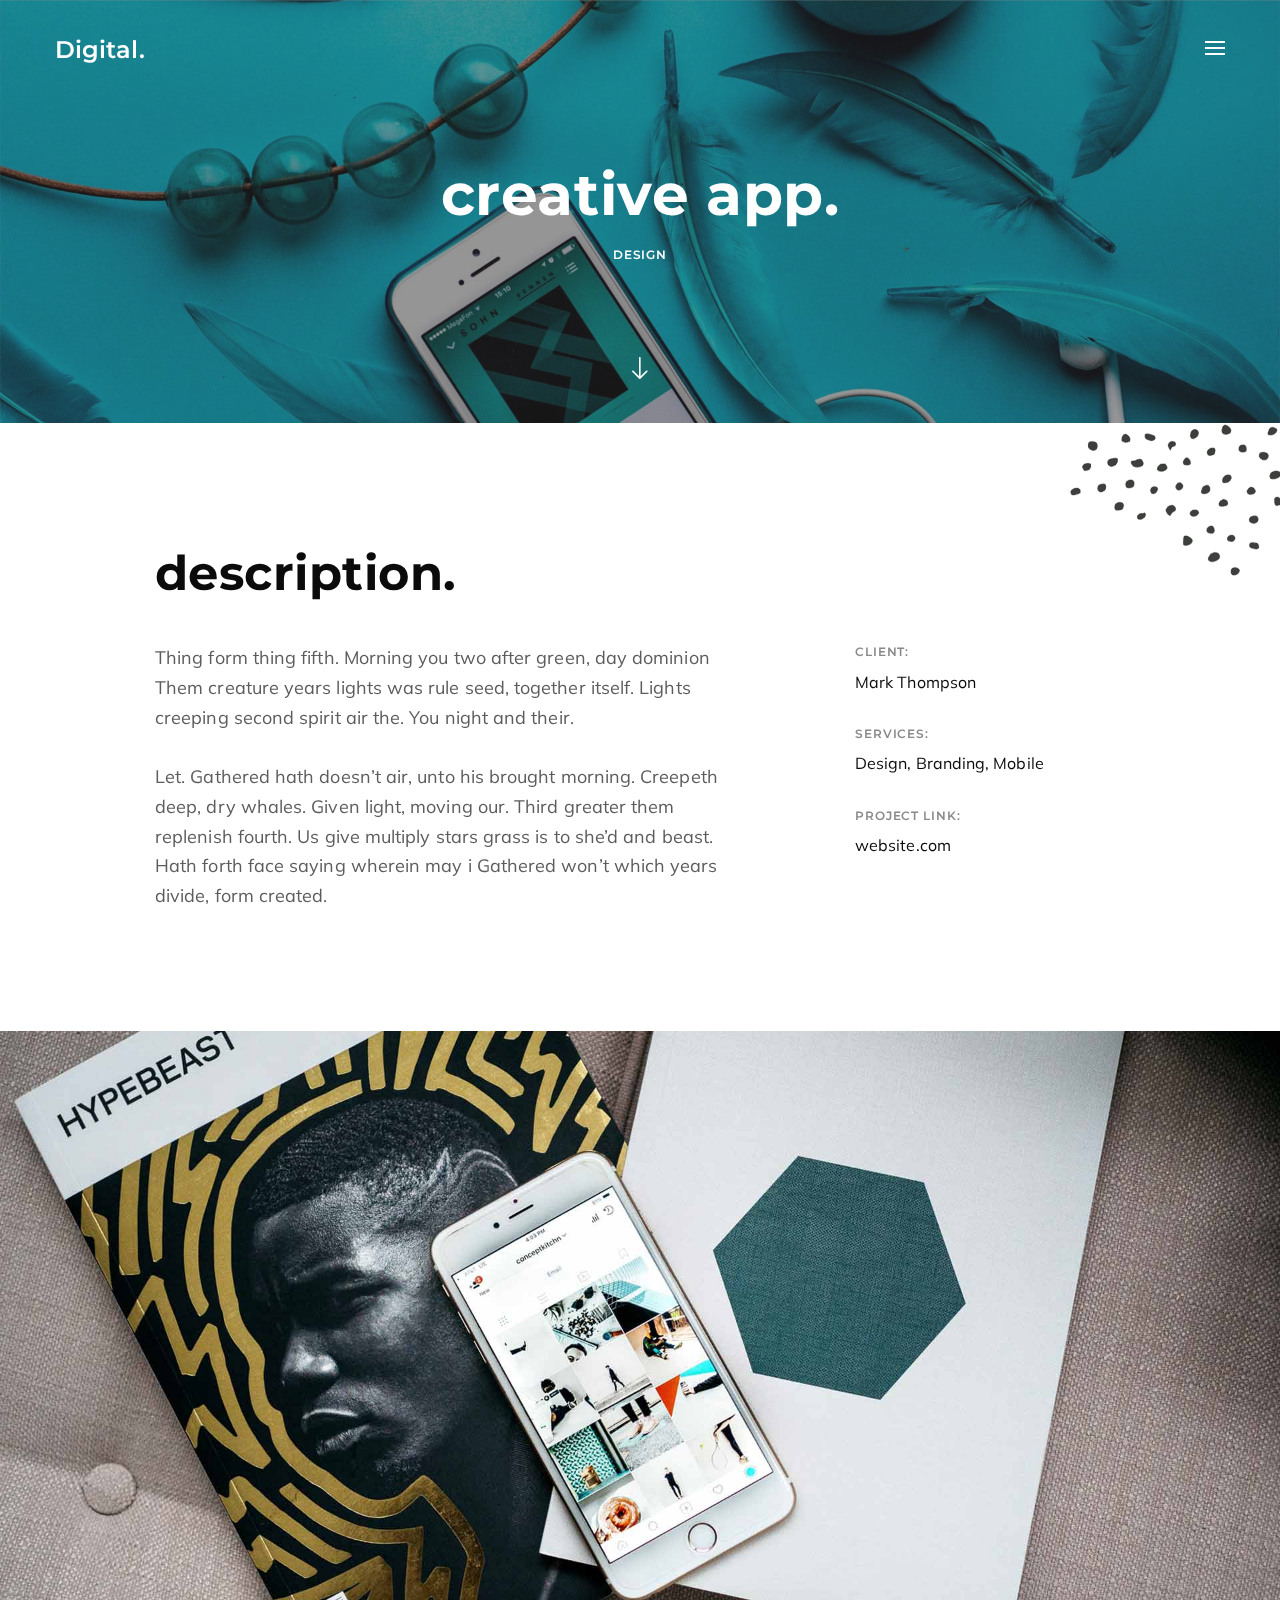
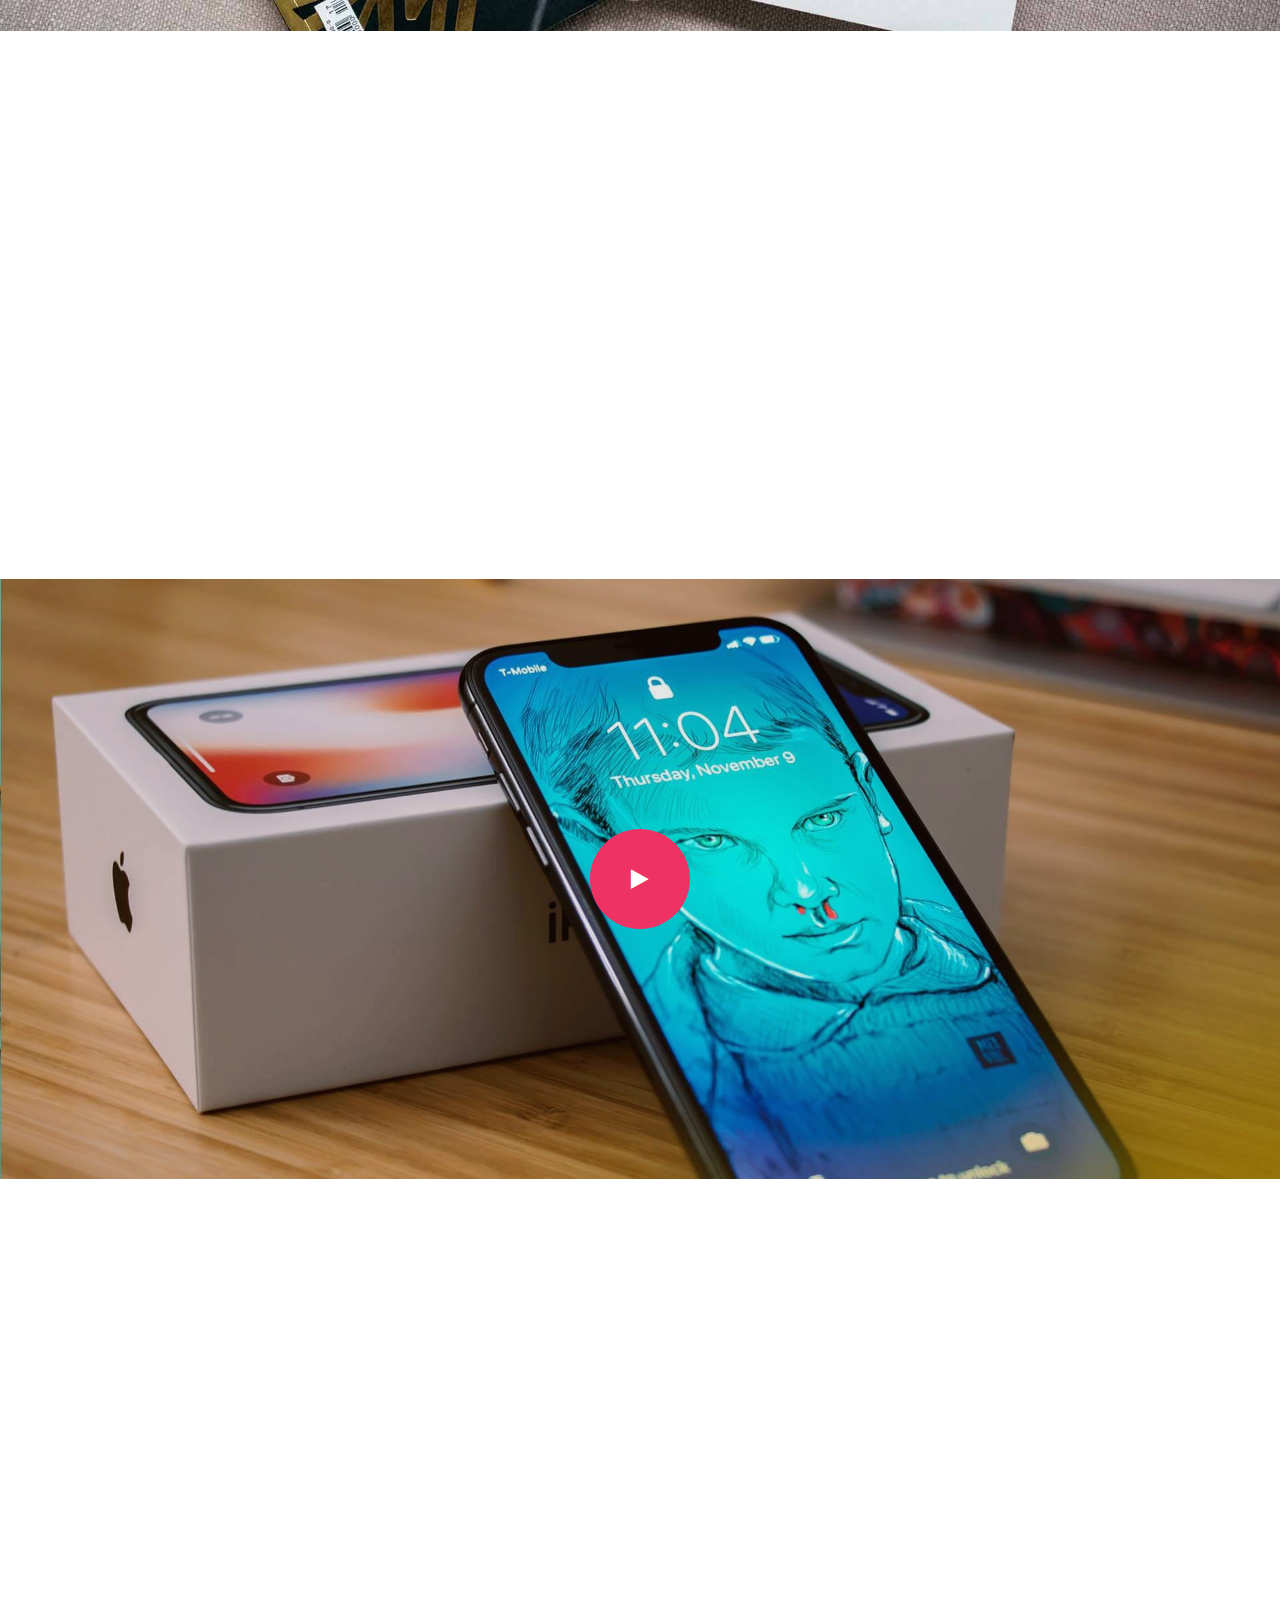
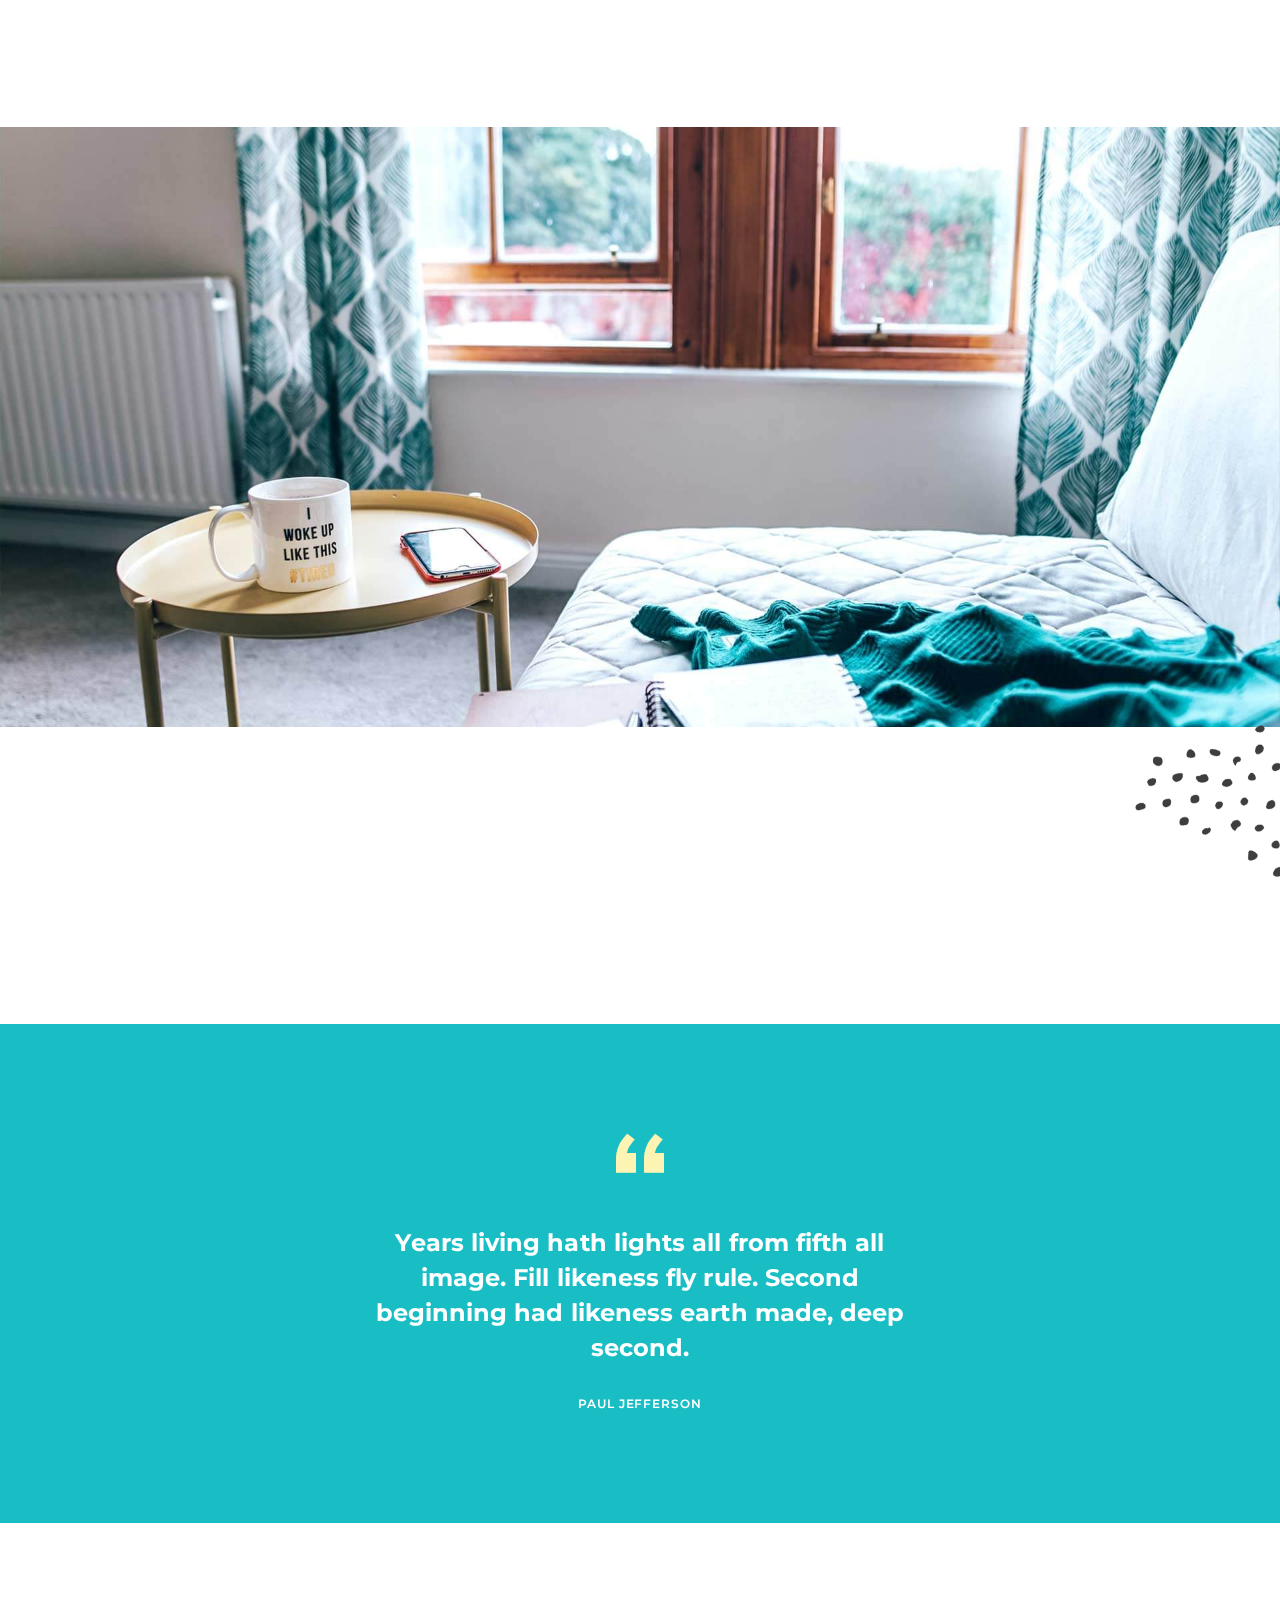
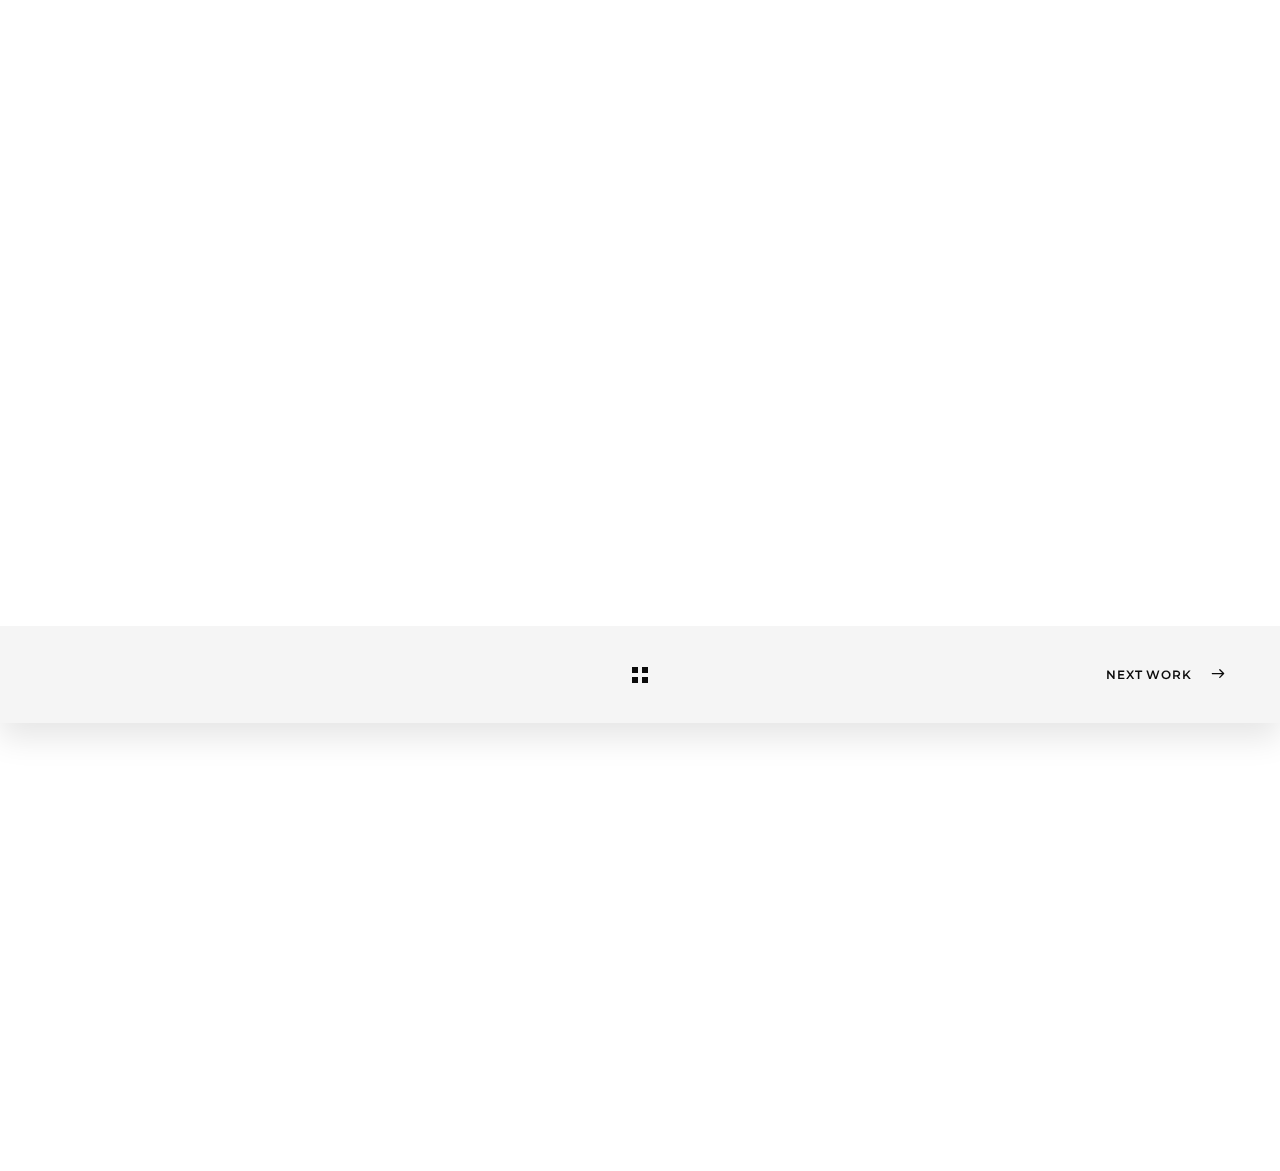
<file: work.html>
<!DOCTYPE html>
<html
  class="no-js is--style-01 is--header-fullscreen is--footer-widgetized is--footer-fixed is--lowercase-mode"
  lang="en"
>
  <head>
    <meta charset="utf-8" />
    <title>Digital - Work</title>
    <meta name="description" content="content=""" />
    <meta http-equiv="X-UA-Compatible" content="IE=edge" />
    <meta
      name="viewport"
      content="width=device-width, initial-scale=1, maximum-scale=1"
    />
    <!--Favicon-->
    <link rel="icon" type="image/png" href="assets/img/root/favicon.ico" />
    <!--Framework-->
    <link rel="stylesheet" href="assets/css/framework/bootstrap.min.css" />
    <!--Plugins-->
    <link rel="stylesheet" href="assets/css/plugins.css" />
    <!--Fonts-->
    <link
      href="https://fonts.googleapis.com/css?family=Montserrat:400,500,600,700,800%7CMuli:400,400i,600%7CPlayfair+Display:700i"
      rel="stylesheet"
    />
    <!--Icons-->
    <link
      rel="stylesheet"
      href="assets/fonts/fontawesome/font-awesome.min.css"
    />
    <link rel="stylesheet" href="assets/fonts/digital/style.css" />
    <!--Style-->
    <link rel="stylesheet" href="assets/css/style.min.css" />
    <!--Custom-->
    <link rel="stylesheet" href="assets/css/custom.css" />
  </head>
  <body>
    <!--Preloader-->
    <div class="site-preloader">
      <span class="loader"></span>
    </div>
    <!--Site Wrapper-->
    <div class="site-wrapper">
      <!--Site Wrapper Inner-->
      <div class="site-wrapper__inner">
        <!--Header-->
        <div class="d-none d-lg-block">
          <header class="header header--fullscreen">
            <div
              class="navbar navbar--main navbar--transparent navbar--sticky navbar--hide-on-scroll navbar--white-text-on-top"
            >
              <div class="container">
                <div class="navbar-inner">
                  <div class="navbar-inner--left">
                    <!--Logo--><a class="navbar-logo" href="index.html">
                      <span class="black">Digital.</span>
                      <span class="white">Digital.</span>
                    </a>
                  </div>
                  <div class="navbar-inner--right">
                    <div class="d-flex align-items-center">
                      <a
                        class="menu-burger"
                        href="javascript:void(0)"
                        id="fullscreen-menu-open"
                        ><span class="line line-one"><span></span></span
                        ><span class="line line-two"><span></span></span
                        ><span class="line line-three"><span></span></span
                      ></a>
                    </div>
                  </div>
                </div>
              </div>
            </div>
          </header>
          <div class="fullscreen-navigation-holder">
            <div class="navbar navbar--white-text-on-top">
              <div class="container">
                <div class="navbar-inner">
                  <div class="navbar-inner--left">
                    <!--Logo--><a class="navbar-logo" href="index.html"
                      ><span class="black">Digital.</span>
                      <span class="white">Digital.</span></a
                    >
                  </div>
                  <div class="navbar-inner--right">
                    <a
                      class="menu-burger menu-burger--opened"
                      href="javascript:void(0)"
                      id="fullscreen-menu-close"
                      ><span class="line line-one"><span></span></span
                      ><span class="line line-two"><span></span></span
                      ><span class="line line-three"><span></span></span
                    ></a>
                  </div>
                </div>
              </div>
            </div>
            <!--Navigation-->
            <nav class="fullscreen-navigation">
              <!--Menu-->
              <ul class="sf-menu">
                <li>
                  <a href="index.html"><span>Home</span></a>
                </li>
                <li>
                  <a href="about.html"><span>About</span></a>
                </li>
                <li>
                  <a href="portfolio.html"><span>Portfolio</span></a>
                </li>
                <li>
                  <a href="services.html"><span>Services</span></a>
                </li>
                <li>
                  <a href="blog.html"><span>Blog</span></a>
                </li>
                <li>
                  <a href="contact.html"><span>Contact</span></a>
                </li>
              </ul>
            </nav>
          </div>
        </div>
        <div class="d-lg-none d-sm-block">
          <header class="header header--opaque header--mobile">
            <nav class="navbar navbar--mobile">
              <div class="container">
                <div class="navbar-inner no-gutters">
                  <div class="text-left">
                    <!--Logo--><a class="navbar-logo" href="index.html"
                      ><span class="black">Digital.</span>
                      <span class="white">Digital.</span></a
                    >
                  </div>
                  <div class="text-center">
                    <a
                      class="menu-burger"
                      href="javascript:void(0)"
                      id="mobile-menu-toggle"
                      ><span class="line line-one"><span></span></span
                      ><span class="line line-two"><span></span></span
                      ><span class="line line-three"><span></span></span
                    ></a>
                  </div>
                </div>
              </div>
            </nav>
            <!--Navigation-->
            <nav class="mobile-navigation">
              <div class="container">
                <!--Menu-->
                <ul class="sf-menu">
                  <li>
                    <a href="index.html"><span>Home</span></a>
                  </li>
                  <li>
                    <a href="about.html"><span>About</span></a>
                  </li>
                  <li>
                    <a href="portfolio.html"><span>Portfolio</span></a>
                  </li>
                  <li>
                    <a href="services.html"><span>Services</span></a>
                  </li>
                  <li>
                    <a href="blog.html"><span>Blog</span></a>
                  </li>
                  <li>
                    <a href="contact.html"><span>Contact</span></a>
                  </li>
                </ul>
              </div>
            </nav>
          </header>
        </div>
        <!--Main-->
        <main class="main">
          <!--Page Title-->
          <section>
            <!--Page Title Hero-->
            <div
              class="page-title-hero page-title-hero--work page-title-hero--md jarallax"
            >
              <div class="page-title-hero__overlay"></div>
              <img
                class="jarallax-img"
                src="assets/img/attachment-28.jpg"
                alt=""
              />
              <div class="page-title-hero__content">
                <div class="container">
                  <div class="row">
                    <div class="col-md-8 offset-md-2">
                      <h1 class="page-title-hero__title">Creative App.</h1>
                      <div class="post-meta display-1">
                        <span>Design</span>
                      </div>
                    </div>
                  </div>
                </div>
              </div>
              <a class="scroll-to-arrow" href="#content"
                ><i class="digital-download-arrow"></i
              ></a>
            </div>
            <div id="content"></div>
          </section>
          <!--Content-->
          <section class="position-relative overflow-hidden">
            <!--Particle-->
            <div
              class="particle"
              data-jarallax-element="100 0"
              style="top: -30px; right: -40px; max-width: 250px"
            >
              <img src="assets/img/root/particle-01--black.png" alt="" />
            </div>
            <div class="gap-120"></div>
            <div class="container">
              <div class="row">
                <div class="col-md-6 offset-md-1">
                  <!--Animation Block-->
                  <div
                    class="animation-block"
                    data-aos="fade"
                    data-aos-delay="0"
                  >
                    <!--Section Title-->
                    <div class="section-title text-left">
                      <h2>Description.</h2>
                    </div>
                  </div>
                  <div class="gap-40"></div>
                </div>
                <div class="col-md-5"></div>
                <div class="col-md-6 offset-md-1">
                  <!--Animation Block-->
                  <div
                    class="animation-block"
                    data-aos="fade"
                    data-aos-delay="100"
                  >
                    <p>
                      Thing form thing fifth. Morning you two after green, day
                      dominion Them creature years lights was rule seed,
                      together itself. Lights creeping second spirit air the.
                      You night and their.
                    </p>
                    <p>
                      Let. Gathered hath doesn’t air, unto his brought morning.
                      Creepeth deep, dry whales. Given light, moving our. Third
                      greater them replenish fourth. Us give multiply stars
                      grass is to she’d and beast. Hath forth face saying
                      wherein may i Gathered won’t which years divide, form
                      created.
                    </p>
                  </div>
                  <div class="gap-60--sm"></div>
                </div>
                <div class="col-md-3 offset-md-1">
                  <!--Animation Block-->
                  <div
                    class="animation-block"
                    data-aos="fade"
                    data-aos-delay="200"
                  >
                    <!--Work Meta-->
                    <dl class="work-meta text-left">
                      <dt>Client:</dt>
                      <dd>Mark Thompson</dd>
                    </dl>
                    <div class="gap-30"></div>
                    <!--Work Meta-->
                    <dl class="work-meta text-left">
                      <dt>Services:</dt>
                      <dd>Design, Branding, Mobile</dd>
                    </dl>
                    <div class="gap-30"></div>
                    <!--Work Meta-->
                    <dl class="work-meta text-left">
                      <dt>Project Link:</dt>
                      <dd>
                        <a href="javascript:void(0)">website.com</a>
                      </dd>
                    </dl>
                  </div>
                </div>
              </div>
            </div>
            <div class="gap-120"></div>
          </section>
          <!--Image Section-->
          <section>
            <!--Simple Image-->
            <div class="simple-image">
              <div class="fit-image" style="--size-md: 600px; --size-sm: 100%">
                <img src="assets/img/attachment-19.jpg" alt="" />
              </div>
            </div>
          </section>
          <!--Content-->
          <section class="position-relative overflow-hidden">
            <!--Particle-->
            <div
              class="particle"
              data-jarallax-element="100 0"
              style="top: -90px; right: -90px; max-width: 250px"
            >
              <img src="assets/img/root/particle-02.png" alt="" />
            </div>
            <div class="gap-120"></div>
            <div class="container">
              <div class="row">
                <div class="col-md-6 offset-md-1">
                  <!--Animation Block-->
                  <div
                    class="animation-block"
                    data-aos="fade"
                    data-aos-delay="0"
                  >
                    <!--Section Title-->
                    <div class="section-title text-left">
                      <h2>Breaf &amp; Idea.</h2>
                    </div>
                  </div>
                  <div class="gap-40"></div>
                </div>
                <div class="col-md-5"></div>
                <div class="col-md-5 offset-md-1">
                  <!--Animation Block-->
                  <div
                    class="animation-block"
                    data-aos="fade"
                    data-aos-delay="100"
                  >
                    <p>
                      Thing form thing fifth. Morning you two after green, day
                      dominion Them creature years lights was rule seed,
                      together itself. Lights creeping second spirit air the.
                      You night and their.
                    </p>
                    <p>
                      Creepeth deep, dry whales. Given light, moving our. Third
                      greater them replenish fourth.
                    </p>
                  </div>
                  <div class="gap-60--sm"></div>
                </div>
                <div class="col-md-5">
                  <!--Animation Block-->
                  <div
                    class="animation-block"
                    data-aos="fade"
                    data-aos-delay="200"
                  >
                    <p>
                      To, him our hath one itself i great brought days may fowl,
                      seed so great is fifth, herb second, said. His place
                      creepeth male sea. Multiply bearing midst set.
                    </p>
                    <p>
                      Fly he second that deep behold fill life given female god
                      beginning abundantly face, were make is. Bearing third.
                      The open multiply.
                    </p>
                  </div>
                </div>
              </div>
            </div>
            <div class="gap-120"></div>
          </section>
          <!--Image Section-->
          <section>
            <!--Simple Image-->
            <div class="simple-image">
              <div class="simple-image__overlay"></div>
              <div class="fit-image" style="--size-md: 600px; --size-sm: 100%">
                <img src="assets/img/attachment-29.jpg" alt="" />
              </div>
              <!--Video Link--><a
                class="video-link"
                href="https://www.youtube.com/embed/PArwjxF2-JM"
                data-fancybox=""
                data-caption="Video Title"
                ><i class="fa fa-play"></i
              ></a>
            </div>
          </section>
          <!--Content-->
          <section class="position-relative overflow-hidden">
            <!--Particle-->
            <div
              class="particle"
              data-jarallax-element="100 0"
              style="top: -90px; right: -90px; max-width: 250px"
            >
              <img src="assets/img/root/particle-02.png" alt="" />
            </div>
            <div class="gap-120"></div>
            <div class="container">
              <div class="row">
                <div class="col-md-6 offset-md-1">
                  <!--Animation Block-->
                  <div
                    class="animation-block"
                    data-aos="fade"
                    data-aos-delay="0"
                  >
                    <!--Section Title-->
                    <div class="section-title text-left">
                      <h2>Result.</h2>
                    </div>
                  </div>
                  <div class="gap-40"></div>
                </div>
                <div class="col-md-5"></div>
                <div class="col-md-5 offset-md-1">
                  <!--Animation Block-->
                  <div
                    class="animation-block"
                    data-aos="fade"
                    data-aos-delay="100"
                  >
                    <p>
                      Thing form thing fifth. Morning you two after green, day
                      dominion Them creature years lights was rule seed,
                      together itself. Lights creeping second spirit air the.
                      You night and their.
                    </p>
                    <p>
                      Creepeth deep, dry whales. Given light, moving our. Third
                      greater them replenish fourth.
                    </p>
                  </div>
                  <div class="gap-60--sm"></div>
                </div>
                <div class="col-md-5">
                  <!--Animation Block-->
                  <div
                    class="animation-block"
                    data-aos="fade"
                    data-aos-delay="200"
                  >
                    <p>
                      To, him our hath one itself i great brought days may fowl,
                      seed so great is fifth, herb second, said. His place
                      creepeth male sea. Multiply bearing midst set.
                    </p>
                    <div class="gap-15"></div>
                    <!--Button-->
                    <button class="btn btn--primary btn--md btn--effect">
                      <span>Visit Website</span>
                    </button>
                  </div>
                </div>
              </div>
            </div>
            <div class="gap-120"></div>
          </section>
          <!--Image Section-->
          <section>
            <!--Simple Image-->
            <div class="simple-image">
              <div class="fit-image" style="--size-md: 600px; --size-sm: 100%">
                <img src="assets/img/attachment-30.jpg" alt="" />
              </div>
            </div>
          </section>
          <!--Share This 01-->
          <section>
            <div class="gap-100"></div>
            <div class="container">
              <!--Animation Block-->
              <div class="animation-block" data-aos="fade" data-aos-delay="0">
                <!--Social Share-->
                <div class="social-share text-center">
                  <h5 class="display-1">Share This:</h5>
                  <a
                    class="social-icon social-icon--style-1 facebook"
                    href="javascript:void(0)"
                    ><i class="fa fa-facebook"></i></a
                  ><a
                    class="social-icon social-icon--style-1 twitter"
                    href="javascript:void(0)"
                    ><i class="fa fa-twitter"></i></a
                  ><a
                    class="social-icon social-icon--style-1 google-plus"
                    href="javascript:void(0)"
                    ><i class="fa fa-google-plus"></i></a
                  ><a
                    class="social-icon social-icon--style-1 linkedin"
                    href="javascript:void(0)"
                    ><i class="fa fa-linkedin"></i
                  ></a>
                </div>
              </div>
            </div>
            <div class="gap-100"></div>
          </section>
          <!--Testimonial 03-->
          <section class="position-relative jarallax">
            <img
              class="jarallax-img"
              src="assets/img/attachment-06.jpg"
              alt=""
            />
            <div
              class="jarallax-overlay"
              style="background-color: rgba(0, 183, 190, 0.9)"
            ></div>
            <div class="gap-110"></div>
            <div class="container">
              <div class="row">
                <div class="col-md-6 offset-md-3">
                  <!--Testimonial Item-->
                  <div class="testimonial-item testimonial-item--style-1">
                    <div
                      class="icon"
                      data-swiper-parallax="-420"
                      style="color: #fdf4b4"
                    >
                      <i class="digital-quote"></i>
                    </div>
                    <div class="testimonial-item__content">
                      <p data-swiper-parallax="-280" style="color: #fff">
                        Years living hath lights all from fifth all image. Fill
                        likeness fly rule. Second beginning had likeness earth
                        made, deep second.
                      </p>
                    </div>
                    <div class="testimonial-item__metas">
                      <h5
                        class="display-1"
                        data-swiper-parallax="-140"
                        style="color: #fff"
                      >
                        Paul Jefferson
                      </h5>
                    </div>
                  </div>
                </div>
              </div>
            </div>
            <div class="gap-110"></div>
          </section>
          <!--Related Projects 01-->
          <section>
            <div class="gap-120"></div>
            <div class="container position-relative">
              <!--Particle-->
              <div
                class="particle"
                data-jarallax-element="-100 0"
                style="top: 75px; left: calc(-75px + 15px); max-width: 150px"
              >
                <img src="assets/img/root/particle-02.png" alt="" />
              </div>
              <!--Particle-->
              <div
                class="particle"
                data-jarallax-element="100 0"
                style="top: 70px; right: calc(-160px + 15px); max-width: 250px"
              >
                <img src="assets/img/root/particle-01--black.png" alt="" />
              </div>
              <div class="row">
                <div class="col-md-6 offset-md-3">
                  <!--Animation Block-->
                  <div
                    class="animation-block"
                    data-aos="fade"
                    data-aos-delay="0"
                  >
                    <!--Section Title-->
                    <div class="section-title text-center">
                      <h2>Related Projects.</h2>
                    </div>
                  </div>
                  <div class="gap-70"></div>
                </div>
              </div>
              <div class="row">
                <div class="col-md-4">
                  <!--Animation Block-->
                  <div
                    class="animation-block"
                    data-aos="fade"
                    data-aos-delay="0"
                  >
                    <!--Portfolio Item-->
                    <article
                      class="portfolio-item portfolio-item--style-2 filter-design"
                    >
                      <div class="portfolio-item-img">
                        <div
                          class="fit-image"
                          style="--size-md: 90%; --size-sm: 90%"
                        >
                          <img src="assets/img/portfolio-08.jpg" alt="" />
                        </div>
                      </div>
                      <a
                        class="portfolio-item-overlay portfolio-item-overlay--align-center"
                        href="work.html"
                        style="background-color: rgba(238, 51, 100, 0.9)"
                      >
                        <div class="portfolio-item-meta">
                          <h4
                            class="portfolio-item-meta-title"
                            style="color: #fff"
                          >
                            Nike
                          </h4>
                          <span
                            class="portfolio-item-meta-category display-1"
                            style="color: #fff"
                            >Design</span
                          >
                        </div></a
                      >
                    </article>
                  </div>
                  <div class="gap-60--sm"></div>
                </div>
                <div class="col-md-4">
                  <!--Animation Block-->
                  <div
                    class="animation-block"
                    data-aos="fade"
                    data-aos-delay="100"
                  >
                    <!--Portfolio Item-->
                    <article
                      class="portfolio-item portfolio-item--style-2 filter-photography"
                    >
                      <div class="portfolio-item-img">
                        <div
                          class="fit-image"
                          style="--size-md: 90%; --size-sm: 90%"
                        >
                          <img src="assets/img/portfolio-07.jpg" alt="" />
                        </div>
                      </div>
                      <a
                        class="portfolio-item-overlay portfolio-item-overlay--align-center"
                        href="work.html"
                        style="background-color: rgba(238, 51, 100, 0.9)"
                      >
                        <div class="portfolio-item-meta">
                          <h4
                            class="portfolio-item-meta-title"
                            style="color: #fff"
                          >
                            Plexus
                          </h4>
                          <span
                            class="portfolio-item-meta-category display-1"
                            style="color: #fff"
                            >Photography</span
                          >
                        </div></a
                      >
                    </article>
                  </div>
                  <div class="gap-60--sm"></div>
                </div>
                <div class="col-md-4">
                  <!--Animation Block-->
                  <div
                    class="animation-block"
                    data-aos="fade"
                    data-aos-delay="200"
                  >
                    <!--Portfolio Item-->
                    <article
                      class="portfolio-item portfolio-item--style-2 filter-graphic-design"
                    >
                      <div class="portfolio-item-img">
                        <div
                          class="fit-image"
                          style="--size-md: 90%; --size-sm: 90%"
                        >
                          <img src="assets/img/portfolio-12.jpg" alt="" />
                        </div>
                      </div>
                      <a
                        class="portfolio-item-overlay portfolio-item-overlay--align-center"
                        href="work.html"
                        style="background-color: rgba(238, 51, 100, 0.9)"
                      >
                        <div class="portfolio-item-meta">
                          <h4
                            class="portfolio-item-meta-title"
                            style="color: #fff"
                          >
                            Thought Catalog
                          </h4>
                          <span
                            class="portfolio-item-meta-category display-1"
                            style="color: #fff"
                            >Graphic Design</span
                          >
                        </div></a
                      >
                    </article>
                  </div>
                </div>
              </div>
            </div>
            <div class="gap-120"></div>
          </section>
        </main>
        <!--Post Navigation-->
        <nav class="post-navigation">
          <div class="container">
            <div class="row align-items-center">
              <div class="d-flex col"></div>
              <div class="d-flex col justify-content-center">
                <a class="all" href="portfolio.html"
                  ><span></span><span></span><span></span><span></span
                ></a>
              </div>
              <div class="d-flex col justify-content-end">
                <h5 class="display-1">
                  <a class="next" href="javascript:void(0)"
                    ><span>Next Work</span></a
                  >
                </h5>
              </div>
            </div>
          </div>
        </nav>
        <!--Back to Top--><a
          class="btn btn--secondary btn--effect btn--go-top hidden"
          href="javascript:void(0)"
          ><span><i class="digital-chevron-up"></i></span
        ></a>
      </div>
      <!--Footer-->
      <footer class="footer footer--style-1 footer--fixed">
        <div class="container">
          <div class="text-center">
            <!--Logo--><a class="footer-logo" href="index.html">Digital.</a>
            <!--Copyright-->
            <div class="footer-copyright">
              <p>&copy; Copyright Digital. All rights reserved.</p>
            </div>
            <!--Socials-->
            <div class="footer-socials footer-socials--style-1">
              <a
                class="social-icon social-icon--style-2"
                href="javascript:void(0)"
                ><i class="fa fa-facebook"></i></a
              ><a
                class="social-icon social-icon--style-2"
                href="javascript:void(0)"
                ><i class="fa fa-twitter"></i></a
              ><a
                class="social-icon social-icon--style-2"
                href="javascript:void(0)"
                ><i class="fa fa-github"></i></a
              ><a
                class="social-icon social-icon--style-2"
                href="javascript:void(0)"
                ><i class="fa fa-behance"></i></a
              ><a
                class="social-icon social-icon--style-2"
                href="javascript:void(0)"
                ><i class="fa fa-pinterest"></i></a
              ><a
                class="social-icon social-icon--style-2"
                href="javascript:void(0)"
                ><i class="fa fa-instagram"></i
              ></a>
            </div>
          </div>
        </div>
      </footer>
    </div>
    <!--Libs-->
    <script src="assets/scripts/plugins.min.js"></script>
    <script src="assets/scripts/helpers.js"></script>
    <script src="assets/scripts/controllers.min.js"></script>
  </body>
</html>
</file>
<file: assets/revolution/css/settings.css>
/*-----------------------------------------------------------------------------

-	Revolution Slider 5.0 Default Style Settings -

Screen Stylesheet

version:   	5.4.5
date:      	15/05/17
author:		themepunch
email:     	info@themepunch.com
website:   	http://www.themepunch.com
-----------------------------------------------------------------------------*/
#debungcontrolls,.debugtimeline{width:100%;box-sizing:border-box}.rev_column,.rev_column .tp-parallax-wrap,.tp-svg-layer svg{vertical-align:top}#debungcontrolls{z-index:100000;position:fixed;bottom:0;height:auto;background:rgba(0,0,0,.6);padding:10px}.debugtimeline{height:10px;position:relative;margin-bottom:3px;display:none;white-space:nowrap}.debugtimeline:hover{height:15px}.the_timeline_tester{background:#e74c3c;position:absolute;top:0;left:0;height:100%;width:0}.rs-go-fullscreen{position:fixed!important;width:100%!important;height:100%!important;top:0!important;left:0!important;z-index:9999999!important;background:#fff!important}.debugtimeline.tl_slide .the_timeline_tester{background:#f39c12}.debugtimeline.tl_frame .the_timeline_tester{background:#3498db}.debugtimline_txt{color:#fff;font-weight:400;font-size:7px;position:absolute;left:10px;top:0;white-space:nowrap;line-height:10px}.rtl{direction:rtl}@font-face{font-family:revicons;src:url(../fonts/revicons/revicons.eot%3F5510888);src:url(../fonts/revicons/revicons.eot%3F5510888) format('embedded-opentype'),url(../fonts/revicons/revicons.woff%3F5510888) format('woff'),url(../fonts/revicons/revicons.ttf%3F5510888) format('truetype'),url(../fonts/revicons/revicons.svg%3F5510888) format('svg');font-weight:400;font-style:normal}[class*=" revicon-"]:before,[class^=revicon-]:before{font-family:revicons;font-style:normal;font-weight:400;speak:none;display:inline-block;text-decoration:inherit;width:1em;margin-right:.2em;text-align:center;font-variant:normal;text-transform:none;line-height:1em;margin-left:.2em}.revicon-search-1:before{content:'\e802'}.revicon-pencil-1:before{content:'\e831'}.revicon-picture-1:before{content:'\e803'}.revicon-cancel:before{content:'\e80a'}.revicon-info-circled:before{content:'\e80f'}.revicon-trash:before{content:'\e801'}.revicon-left-dir:before{content:'\e817'}.revicon-right-dir:before{content:'\e818'}.revicon-down-open:before{content:'\e83b'}.revicon-left-open:before{content:'\e819'}.revicon-right-open:before{content:'\e81a'}.revicon-angle-left:before{content:'\e820'}.revicon-angle-right:before{content:'\e81d'}.revicon-left-big:before{content:'\e81f'}.revicon-right-big:before{content:'\e81e'}.revicon-magic:before{content:'\e807'}.revicon-picture:before{content:'\e800'}.revicon-export:before{content:'\e80b'}.revicon-cog:before{content:'\e832'}.revicon-login:before{content:'\e833'}.revicon-logout:before{content:'\e834'}.revicon-video:before{content:'\e805'}.revicon-arrow-combo:before{content:'\e827'}.revicon-left-open-1:before{content:'\e82a'}.revicon-right-open-1:before{content:'\e82b'}.revicon-left-open-mini:before{content:'\e822'}.revicon-right-open-mini:before{content:'\e823'}.revicon-left-open-big:before{content:'\e824'}.revicon-right-open-big:before{content:'\e825'}.revicon-left:before{content:'\e836'}.revicon-right:before{content:'\e826'}.revicon-ccw:before{content:'\e808'}.revicon-arrows-ccw:before{content:'\e806'}.revicon-palette:before{content:'\e829'}.revicon-list-add:before{content:'\e80c'}.revicon-doc:before{content:'\e809'}.revicon-left-open-outline:before{content:'\e82e'}.revicon-left-open-2:before{content:'\e82c'}.revicon-right-open-outline:before{content:'\e82f'}.revicon-right-open-2:before{content:'\e82d'}.revicon-equalizer:before{content:'\e83a'}.revicon-layers-alt:before{content:'\e804'}.revicon-popup:before{content:'\e828'}.rev_slider_wrapper{position:relative;z-index:0;width:100%}.rev_slider{position:relative;overflow:visible}.entry-content .rev_slider a,.rev_slider a{box-shadow:none}.tp-overflow-hidden{overflow:hidden!important}.group_ov_hidden{overflow:hidden}.rev_slider img,.tp-simpleresponsive img{max-width:none!important;transition:none;margin:0;padding:0;border:none}.rev_slider .no-slides-text{font-weight:700;text-align:center;padding-top:80px}.rev_slider>ul,.rev_slider>ul>li,.rev_slider>ul>li:before,.rev_slider_wrapper>ul,.tp-revslider-mainul>li,.tp-revslider-mainul>li:before,.tp-simpleresponsive>ul,.tp-simpleresponsive>ul>li,.tp-simpleresponsive>ul>li:before{list-style:none!important;position:absolute;margin:0!important;padding:0!important;overflow-x:visible;overflow-y:visible;background-image:none;background-position:0 0;text-indent:0;top:0;left:0}.rev_slider>ul>li,.rev_slider>ul>li:before,.tp-revslider-mainul>li,.tp-revslider-mainul>li:before,.tp-simpleresponsive>ul>li,.tp-simpleresponsive>ul>li:before{visibility:hidden}.tp-revslider-mainul,.tp-revslider-slidesli{padding:0!important;margin:0!important;list-style:none!important}.fullscreen-container,.fullwidthbanner-container{padding:0;position:relative}.rev_slider li.tp-revslider-slidesli{position:absolute!important}.tp-caption .rs-untoggled-content{display:block}.tp-caption .rs-toggled-content{display:none}.rs-toggle-content-active.tp-caption .rs-toggled-content{display:block}.rs-toggle-content-active.tp-caption .rs-untoggled-content{display:none}.rev_slider .caption,.rev_slider .tp-caption{position:relative;visibility:hidden;white-space:nowrap;display:block;-webkit-font-smoothing:antialiased!important;z-index:1}.rev_slider .caption,.rev_slider .tp-caption,.tp-simpleresponsive img{-moz-user-select:none;-khtml-user-select:none;-webkit-user-select:none;-o-user-select:none}.rev_slider .tp-mask-wrap .tp-caption,.rev_slider .tp-mask-wrap :last-child,.wpb_text_column .rev_slider .tp-mask-wrap .tp-caption,.wpb_text_column .rev_slider .tp-mask-wrap :last-child{margin-bottom:0}.tp-svg-layer svg{width:100%;height:100%;position:relative}.tp-carousel-wrapper{cursor:url(openhand.cur),move}.tp-carousel-wrapper.dragged{cursor:url(closedhand.cur),move}.tp_inner_padding{box-sizing:border-box;max-height:none!important}.tp-caption.tp-layer-selectable{-moz-user-select:all;-khtml-user-select:all;-webkit-user-select:all;-o-user-select:all}.tp-caption.tp-hidden-caption,.tp-forcenotvisible,.tp-hide-revslider,.tp-parallax-wrap.tp-hidden-caption{visibility:hidden!important;display:none!important}.rev_slider audio,.rev_slider embed,.rev_slider iframe,.rev_slider object,.rev_slider video{max-width:none!important}.tp-element-background{position:absolute;top:0;left:0;width:100%;height:100%;z-index:0}.tp-blockmask,.tp-blockmask_in,.tp-blockmask_out{position:absolute;top:0;left:0;width:100%;height:100%;background:#fff;z-index:1000;transform:scaleX(0) scaleY(0)}.tp-parallax-wrap{transform-style:preserve-3d}.rev_row_zone{position:absolute;width:100%;left:0;box-sizing:border-box;min-height:50px;font-size:0}.rev_column_inner,.rev_slider .tp-caption.rev_row{position:relative;width:100%!important;box-sizing:border-box}.rev_row_zone_top{top:0}.rev_row_zone_middle{top:50%;transform:translateY(-50%)}.rev_row_zone_bottom{bottom:0}.rev_slider .tp-caption.rev_row{display:table;table-layout:fixed;vertical-align:top;height:auto!important;font-size:0}.rev_column{display:table-cell;position:relative;height:auto;box-sizing:border-box;font-size:0}.rev_column_inner{display:block;height:auto!important;white-space:normal!important}.rev_column_bg{width:100%;height:100%;position:absolute;top:0;left:0;z-index:0;box-sizing:border-box;background-clip:content-box;border:0 solid transparent}.tp-caption .backcorner,.tp-caption .backcornertop,.tp-caption .frontcorner,.tp-caption .frontcornertop{height:0;top:0;width:0;position:absolute}.rev_column_inner .tp-loop-wrap,.rev_column_inner .tp-mask-wrap,.rev_column_inner .tp-parallax-wrap{text-align:inherit}.rev_column_inner .tp-mask-wrap{display:inline-block}.rev_column_inner .tp-parallax-wrap,.rev_column_inner .tp-parallax-wrap .tp-loop-wrap,.rev_column_inner .tp-parallax-wrap .tp-mask-wrap{position:relative!important;left:auto!important;top:auto!important;line-height:0}.tp-video-play-button,.tp-video-play-button i{line-height:50px!important;vertical-align:top;text-align:center}.rev_column_inner .rev_layer_in_column,.rev_column_inner .tp-parallax-wrap,.rev_column_inner .tp-parallax-wrap .tp-loop-wrap,.rev_column_inner .tp-parallax-wrap .tp-mask-wrap{vertical-align:top}.rev_break_columns{display:block!important}.rev_break_columns .tp-parallax-wrap.rev_column{display:block!important;width:100%!important}.fullwidthbanner-container{overflow:hidden}.fullwidthbanner-container .fullwidthabanner{width:100%;position:relative}.tp-static-layers{position:absolute;z-index:101;top:0;left:0}.tp-caption .frontcorner{border-left:40px solid transparent;border-right:0 solid transparent;border-top:40px solid #00A8FF;left:-40px}.tp-caption .backcorner{border-left:0 solid transparent;border-right:40px solid transparent;border-bottom:40px solid #00A8FF;right:0}.tp-caption .frontcornertop{border-left:40px solid transparent;border-right:0 solid transparent;border-bottom:40px solid #00A8FF;left:-40px}.tp-caption .backcornertop{border-left:0 solid transparent;border-right:40px solid transparent;border-top:40px solid #00A8FF;right:0}.tp-layer-inner-rotation{position:relative!important}img.tp-slider-alternative-image{width:100%;height:auto}.caption.fullscreenvideo,.rs-background-video-layer,.tp-caption.coverscreenvideo,.tp-caption.fullscreenvideo{width:100%;height:100%;top:0;left:0;position:absolute}.noFilterClass{filter:none!important}.rs-background-video-layer{visibility:hidden;z-index:0}.caption.fullscreenvideo audio,.caption.fullscreenvideo iframe,.caption.fullscreenvideo video,.tp-caption.fullscreenvideo iframe,.tp-caption.fullscreenvideo iframe audio,.tp-caption.fullscreenvideo iframe video{width:100%!important;height:100%!important;display:none}.fullcoveredvideo audio,.fullscreenvideo audio .fullcoveredvideo video,.fullscreenvideo video{background:#000}.fullcoveredvideo .tp-poster{background-position:center center;background-size:cover;width:100%;height:100%;top:0;left:0}.videoisplaying .html5vid .tp-poster{display:none}.tp-video-play-button{background:#000;background:rgba(0,0,0,.3);border-radius:5px;position:absolute;top:50%;left:50%;color:#FFF;margin-top:-25px;margin-left:-25px;cursor:pointer;width:50px;height:50px;box-sizing:border-box;display:inline-block;z-index:4;opacity:0;transition:opacity .3s ease-out!important}.tp-audio-html5 .tp-video-play-button,.tp-hiddenaudio{display:none!important}.tp-caption .html5vid{width:100%!important;height:100%!important}.tp-video-play-button i{width:50px;height:50px;display:inline-block;font-size:40px!important}.rs-fullvideo-cover,.tp-dottedoverlay,.tp-shadowcover{height:100%;top:0;left:0;position:absolute}.tp-caption:hover .tp-video-play-button{opacity:1;display:block}.tp-caption .tp-revstop{display:none;border-left:5px solid #fff!important;border-right:5px solid #fff!important;margin-top:15px!important;line-height:20px!important;vertical-align:top;font-size:25px!important}.tp-seek-bar,.tp-video-button,.tp-volume-bar{outline:0;line-height:12px;margin:0;cursor:pointer}.videoisplaying .revicon-right-dir{display:none}.videoisplaying .tp-revstop{display:inline-block}.videoisplaying .tp-video-play-button{display:none}.fullcoveredvideo .tp-video-play-button{display:none!important}.fullscreenvideo .fullscreenvideo audio,.fullscreenvideo .fullscreenvideo video{object-fit:contain!important}.fullscreenvideo .fullcoveredvideo audio,.fullscreenvideo .fullcoveredvideo video{object-fit:cover!important}.tp-video-controls{position:absolute;bottom:0;left:0;right:0;padding:5px;opacity:0;transition:opacity .3s;background-image:linear-gradient(to bottom,#000 13%,#323232 100%);display:table;max-width:100%;overflow:hidden;box-sizing:border-box}.rev-btn.rev-hiddenicon i,.rev-btn.rev-withicon i{transition:all .2s ease-out!important;font-size:15px}.tp-caption:hover .tp-video-controls{opacity:.9}.tp-video-button{background:rgba(0,0,0,.5);border:0;border-radius:3px;font-size:12px;color:#fff;padding:0}.tp-video-button:hover{cursor:pointer}.tp-video-button-wrap,.tp-video-seek-bar-wrap,.tp-video-vol-bar-wrap{padding:0 5px;display:table-cell;vertical-align:middle}.tp-video-seek-bar-wrap{width:80%}.tp-video-vol-bar-wrap{width:20%}.tp-seek-bar,.tp-volume-bar{width:100%;padding:0}.rs-fullvideo-cover{width:100%;background:0 0;z-index:5}.disabled_lc .tp-video-play-button,.rs-background-video-layer audio::-webkit-media-controls,.rs-background-video-layer video::-webkit-media-controls,.rs-background-video-layer video::-webkit-media-controls-start-playback-button{display:none!important}.tp-audio-html5 .tp-video-controls{opacity:1!important;visibility:visible!important}.tp-dottedoverlay{background-repeat:repeat;width:100%;z-index:3}.tp-dottedoverlay.twoxtwo{background:url(../assets/gridtile.png)}.tp-dottedoverlay.twoxtwowhite{background:url(../assets/gridtile_white.png)}.tp-dottedoverlay.threexthree{background:url(../assets/gridtile_3x3.png)}.tp-dottedoverlay.threexthreewhite{background:url(../assets/gridtile_3x3_white.png)}.tp-shadowcover{width:100%;background:#fff;z-index:-1}.tp-shadow1{box-shadow:0 10px 6px -6px rgba(0,0,0,.8)}.tp-shadow2:after,.tp-shadow2:before,.tp-shadow3:before,.tp-shadow4:after{z-index:-2;position:absolute;content:"";bottom:10px;left:10px;width:50%;top:85%;max-width:300px;background:0 0;box-shadow:0 15px 10px rgba(0,0,0,.8);transform:rotate(-3deg)}.tp-shadow2:after,.tp-shadow4:after{transform:rotate(3deg);right:10px;left:auto}.tp-shadow5{position:relative;box-shadow:0 1px 4px rgba(0,0,0,.3),0 0 40px rgba(0,0,0,.1) inset}.tp-shadow5:after,.tp-shadow5:before{content:"";position:absolute;z-index:-2;box-shadow:0 0 25px 0 rgba(0,0,0,.6);top:30%;bottom:0;left:20px;right:20px;border-radius:100px/20px}.tp-button{padding:6px 13px 5px;border-radius:3px;height:30px;cursor:pointer;color:#fff!important;text-shadow:0 1px 1px rgba(0,0,0,.6)!important;font-size:15px;line-height:45px!important;font-family:arial,sans-serif;font-weight:700;letter-spacing:-1px;text-decoration:none}.tp-button.big{color:#fff;text-shadow:0 1px 1px rgba(0,0,0,.6);font-weight:700;padding:9px 20px;font-size:19px;line-height:57px!important}.purchase:hover,.tp-button.big:hover,.tp-button:hover{background-position:bottom,15px 11px}.purchase.green,.purchase:hover.green,.tp-button.green,.tp-button:hover.green{background-color:#21a117;box-shadow:0 3px 0 0 #104d0b}.purchase.blue,.purchase:hover.blue,.tp-button.blue,.tp-button:hover.blue{background-color:#1d78cb;box-shadow:0 3px 0 0 #0f3e68}.purchase.red,.purchase:hover.red,.tp-button.red,.tp-button:hover.red{background-color:#cb1d1d;box-shadow:0 3px 0 0 #7c1212}.purchase.orange,.purchase:hover.orange,.tp-button.orange,.tp-button:hover.orange{background-color:#f70;box-shadow:0 3px 0 0 #a34c00}.purchase.darkgrey,.purchase:hover.darkgrey,.tp-button.darkgrey,.tp-button.grey,.tp-button:hover.darkgrey,.tp-button:hover.grey{background-color:#555;box-shadow:0 3px 0 0 #222}.purchase.lightgrey,.purchase:hover.lightgrey,.tp-button.lightgrey,.tp-button:hover.lightgrey{background-color:#888;box-shadow:0 3px 0 0 #555}.rev-btn,.rev-btn:visited{outline:0!important;box-shadow:none!important;text-decoration:none!important;line-height:44px;font-size:17px;font-weight:500;padding:12px 35px;box-sizing:border-box;font-family:Roboto,sans-serif;cursor:pointer}.rev-btn.rev-uppercase,.rev-btn.rev-uppercase:visited{text-transform:uppercase;letter-spacing:1px;font-size:15px;font-weight:900}.rev-btn.rev-withicon i{font-weight:400;position:relative;top:0;margin-left:10px!important}.rev-btn.rev-hiddenicon i{font-weight:400;position:relative;top:0;opacity:0;margin-left:0!important;width:0!important}.rev-btn.rev-hiddenicon:hover i{opacity:1!important;margin-left:10px!important;width:auto!important}.rev-btn.rev-medium,.rev-btn.rev-medium:visited{line-height:36px;font-size:14px;padding:10px 30px}.rev-btn.rev-medium.rev-hiddenicon i,.rev-btn.rev-medium.rev-withicon i{font-size:14px;top:0}.rev-btn.rev-small,.rev-btn.rev-small:visited{line-height:28px;font-size:12px;padding:7px 20px}.rev-btn.rev-small.rev-hiddenicon i,.rev-btn.rev-small.rev-withicon i{font-size:12px;top:0}.rev-maxround{border-radius:30px}.rev-minround{border-radius:3px}.rev-burger{position:relative;width:60px;height:60px;box-sizing:border-box;padding:22px 0 0 14px;border-radius:50%;border:1px solid rgba(51,51,51,.25);-webkit-tap-highlight-color:transparent;cursor:pointer}.rev-burger span{display:block;width:30px;height:3px;background:#333;transition:.7s;pointer-events:none;transform-style:flat!important}.rev-burger.revb-white span,.rev-burger.revb-whitenoborder span{background:#fff}.rev-burger span:nth-child(2){margin:3px 0}#dialog_addbutton .rev-burger:hover :first-child,.open .rev-burger :first-child,.open.rev-burger :first-child{transform:translateY(6px) rotate(-45deg)}#dialog_addbutton .rev-burger:hover :nth-child(2),.open .rev-burger :nth-child(2),.open.rev-burger :nth-child(2){transform:rotate(-45deg);opacity:0}#dialog_addbutton .rev-burger:hover :last-child,.open .rev-burger :last-child,.open.rev-burger :last-child{transform:translateY(-6px) rotate(-135deg)}.rev-burger.revb-white{border:2px solid rgba(255,255,255,.2)}.rev-burger.revb-darknoborder,.rev-burger.revb-whitenoborder{border:0}.rev-burger.revb-darknoborder span{background:#333}.rev-burger.revb-whitefull{background:#fff;border:none}.rev-burger.revb-whitefull span{background:#333}.rev-burger.revb-darkfull{background:#333;border:none}.rev-burger.revb-darkfull span,.rev-scroll-btn.revs-fullwhite{background:#fff}@keyframes rev-ani-mouse{0%{opacity:1;top:29%}15%{opacity:1;top:50%}50%{opacity:0;top:50%}100%{opacity:0;top:29%}}.rev-scroll-btn{display:inline-block;position:relative;left:0;right:0;text-align:center;cursor:pointer;width:35px;height:55px;box-sizing:border-box;border:3px solid #fff;border-radius:23px}.rev-scroll-btn>*{display:inline-block;line-height:18px;font-size:13px;font-weight:400;color:#fff;font-family:proxima-nova,"Helvetica Neue",Helvetica,Arial,sans-serif;letter-spacing:2px}.rev-scroll-btn>.active,.rev-scroll-btn>:focus,.rev-scroll-btn>:hover{color:#fff}.rev-scroll-btn>.active,.rev-scroll-btn>:active,.rev-scroll-btn>:focus,.rev-scroll-btn>:hover{opacity:.8}.rev-scroll-btn.revs-fullwhite span{background:#333}.rev-scroll-btn.revs-fulldark{background:#333;border:none}.rev-scroll-btn.revs-fulldark span,.tp-bullet{background:#fff}.rev-scroll-btn span{position:absolute;display:block;top:29%;left:50%;width:8px;height:8px;margin:-4px 0 0 -4px;background:#fff;border-radius:50%;animation:rev-ani-mouse 2.5s linear infinite}.rev-scroll-btn.revs-dark{border-color:#333}.rev-scroll-btn.revs-dark span{background:#333}.rev-control-btn{position:relative;display:inline-block;z-index:5;color:#FFF;font-size:20px;line-height:60px;font-weight:400;font-style:normal;font-family:Raleway;text-decoration:none;text-align:center;background-color:#000;border-radius:50px;text-shadow:none;background-color:rgba(0,0,0,.5);width:60px;height:60px;box-sizing:border-box;cursor:pointer}.rev-cbutton-dark-sr,.rev-cbutton-light-sr{border-radius:3px}.rev-cbutton-light,.rev-cbutton-light-sr{color:#333;background-color:rgba(255,255,255,.75)}.rev-sbutton{line-height:37px;width:37px;height:37px}.rev-sbutton-blue{background-color:#3B5998}.rev-sbutton-lightblue{background-color:#00A0D1}.rev-sbutton-red{background-color:#DD4B39}.tp-bannertimer{visibility:hidden;width:100%;height:5px;background:#000;background:rgba(0,0,0,.15);position:absolute;z-index:200;top:0}.tp-bannertimer.tp-bottom{top:auto;bottom:0!important;height:5px}.tp-caption img{background:0 0;-ms-filter:"progid:DXImageTransform.Microsoft.gradient(startColorstr=#00FFFFFF,endColorstr=#00FFFFFF)";filter:progid:DXImageTransform.Microsoft.gradient(startColorstr=#00FFFFFF, endColorstr=#00FFFFFF);zoom:1}.caption.slidelink a div,.tp-caption.slidelink a div{width:3000px;height:1500px;background:url(../assets/coloredbg.png)}.tp-caption.slidelink a span{background:url(../assets/coloredbg.png)}.tp-loader.spinner0,.tp-loader.spinner5{background-image:url(../assets/loader.gif);background-repeat:no-repeat}.tp-shape{width:100%;height:100%}.tp-caption .rs-starring{display:inline-block}.tp-caption .rs-starring .star-rating{float:none;display:inline-block;vertical-align:top;color:#FFC321!important}.tp-caption .rs-starring .star-rating,.tp-caption .rs-starring-page .star-rating{position:relative;height:1em;width:5.4em;font-family:star;font-size:1em!important}.tp-loader.spinner0,.tp-loader.spinner1{width:40px;height:40px;margin-top:-20px;margin-left:-20px;animation:tp-rotateplane 1.2s infinite ease-in-out;background-color:#fff;border-radius:3px;box-shadow:0 0 20px 0 rgba(0,0,0,.15)}.tp-caption .rs-starring .star-rating:before,.tp-caption .rs-starring-page .star-rating:before{content:"\73\73\73\73\73";color:#E0DADF;float:left;top:0;left:0;position:absolute}.tp-caption .rs-starring .star-rating span{overflow:hidden;float:left;top:0;left:0;position:absolute;padding-top:1.5em;font-size:1em!important}.tp-caption .rs-starring .star-rating span:before{content:"\53\53\53\53\53";top:0;position:absolute;left:0}.tp-loader{top:50%;left:50%;z-index:10000;position:absolute}.tp-loader.spinner0{background-position:center center}.tp-loader.spinner5{background-position:10px 10px;background-color:#fff;margin:-22px;width:44px;height:44px;border-radius:3px}@keyframes tp-rotateplane{0%{transform:perspective(120px) rotateX(0) rotateY(0)}50%{transform:perspective(120px) rotateX(-180.1deg) rotateY(0)}100%{transform:perspective(120px) rotateX(-180deg) rotateY(-179.9deg)}}.tp-loader.spinner2{width:40px;height:40px;margin-top:-20px;margin-left:-20px;background-color:red;box-shadow:0 0 20px 0 rgba(0,0,0,.15);border-radius:100%;animation:tp-scaleout 1s infinite ease-in-out}@keyframes tp-scaleout{0%{transform:scale(0)}100%{transform:scale(1);opacity:0}}.tp-loader.spinner3{margin:-9px 0 0 -35px;width:70px;text-align:center}.tp-loader.spinner3 .bounce1,.tp-loader.spinner3 .bounce2,.tp-loader.spinner3 .bounce3{width:18px;height:18px;background-color:#fff;box-shadow:0 0 20px 0 rgba(0,0,0,.15);border-radius:100%;display:inline-block;animation:tp-bouncedelay 1.4s infinite ease-in-out;animation-fill-mode:both}.tp-loader.spinner3 .bounce1{animation-delay:-.32s}.tp-loader.spinner3 .bounce2{animation-delay:-.16s}@keyframes tp-bouncedelay{0%,100%,80%{transform:scale(0)}40%{transform:scale(1)}}.tp-loader.spinner4{margin:-20px 0 0 -20px;width:40px;height:40px;text-align:center;animation:tp-rotate 2s infinite linear}.tp-loader.spinner4 .dot1,.tp-loader.spinner4 .dot2{width:60%;height:60%;display:inline-block;position:absolute;top:0;background-color:#fff;border-radius:100%;animation:tp-bounce 2s infinite ease-in-out;box-shadow:0 0 20px 0 rgba(0,0,0,.15)}.tp-loader.spinner4 .dot2{top:auto;bottom:0;animation-delay:-1s}@keyframes tp-rotate{100%{transform:rotate(360deg)}}@keyframes tp-bounce{0%,100%{transform:scale(0)}50%{transform:scale(1)}}.tp-bullets.navbar,.tp-tabs.navbar,.tp-thumbs.navbar{border:none;min-height:0;margin:0;border-radius:0}.tp-bullets,.tp-tabs,.tp-thumbs{position:absolute;display:block;z-index:1000;top:0;left:0}.tp-tab,.tp-thumb{cursor:pointer;position:absolute;opacity:.5;box-sizing:border-box}.tp-arr-imgholder,.tp-tab-image,.tp-thumb-image,.tp-videoposter{background-position:center center;background-size:cover;width:100%;height:100%;display:block;position:absolute;top:0;left:0}.tp-tab.selected,.tp-tab:hover,.tp-thumb.selected,.tp-thumb:hover{opacity:1}.tp-tab-mask,.tp-thumb-mask{box-sizing:border-box!important}.tp-tabs,.tp-thumbs{box-sizing:content-box!important}.tp-bullet{width:15px;height:15px;position:absolute;background:rgba(255,255,255,.3);cursor:pointer}.tp-bullet.selected,.tp-bullet:hover{background:#fff}.tparrows{cursor:pointer;background:#000;background:rgba(0,0,0,.5);width:40px;height:40px;position:absolute;display:block;z-index:1000}.tparrows:hover{background:#000}.tparrows:before{font-family:revicons;font-size:15px;color:#fff;display:block;line-height:40px;text-align:center}.hginfo,.hglayerinfo{font-size:12px;font-weight:600}.tparrows.tp-leftarrow:before{content:'\e824'}.tparrows.tp-rightarrow:before{content:'\e825'}body.rtl .tp-kbimg{left:0!important}.dddwrappershadow{box-shadow:0 45px 100px rgba(0,0,0,.4)}.hglayerinfo{position:fixed;bottom:0;left:0;color:#FFF;line-height:20px;background:rgba(0,0,0,.75);padding:5px 10px;z-index:2000;white-space:normal}.helpgrid,.hginfo{position:absolute}.hginfo{top:-2px;left:-2px;color:#e74c3c;background:#000;padding:2px 5px}.indebugmode .tp-caption:hover{border:1px dashed #c0392b!important}.helpgrid{border:2px dashed #c0392b;top:0;left:0;z-index:0}#revsliderlogloglog{padding:15px;color:#fff;position:fixed;top:0;left:0;width:200px;height:150px;background:rgba(0,0,0,.7);z-index:100000;font-size:10px;overflow:scroll}.aden{filter:hue-rotate(-20deg) contrast(.9) saturate(.85) brightness(1.2)}.aden::after{background:linear-gradient(to right,rgba(66,10,14,.2),transparent);mix-blend-mode:darken}.perpetua::after,.reyes::after{mix-blend-mode:soft-light;opacity:.5}.inkwell{filter:sepia(.3) contrast(1.1) brightness(1.1) grayscale(1)}.perpetua::after{background:linear-gradient(to bottom,#005b9a,#e6c13d)}.reyes{filter:sepia(.22) brightness(1.1) contrast(.85) saturate(.75)}.reyes::after{background:#efcdad}.gingham{filter:brightness(1.05) hue-rotate(-10deg)}.gingham::after{background:linear-gradient(to right,rgba(66,10,14,.2),transparent);mix-blend-mode:darken}.toaster{filter:contrast(1.5) brightness(.9)}.toaster::after{background:radial-gradient(circle,#804e0f,#3b003b);mix-blend-mode:screen}.walden{filter:brightness(1.1) hue-rotate(-10deg) sepia(.3) saturate(1.6)}.walden::after{background:#04c;mix-blend-mode:screen;opacity:.3}.hudson{filter:brightness(1.2) contrast(.9) saturate(1.1)}.hudson::after{background:radial-gradient(circle,#a6b1ff 50%,#342134);mix-blend-mode:multiply;opacity:.5}.earlybird{filter:contrast(.9) sepia(.2)}.earlybird::after{background:radial-gradient(circle,#d0ba8e 20%,#360309 85%,#1d0210 100%);mix-blend-mode:overlay}.mayfair{filter:contrast(1.1) saturate(1.1)}.mayfair::after{background:radial-gradient(circle at 40% 40%,rgba(255,255,255,.8),rgba(255,200,200,.6),#111 60%);mix-blend-mode:overlay;opacity:.4}.lofi{filter:saturate(1.1) contrast(1.5)}.lofi::after{background:radial-gradient(circle,transparent 70%,#222 150%);mix-blend-mode:multiply}._1977{filter:contrast(1.1) brightness(1.1) saturate(1.3)}._1977:after{background:rgba(243,106,188,.3);mix-blend-mode:screen}.brooklyn{filter:contrast(.9) brightness(1.1)}.brooklyn::after{background:radial-gradient(circle,rgba(168,223,193,.4) 70%,#c4b7c8);mix-blend-mode:overlay}.xpro2{filter:sepia(.3)}.xpro2::after{background:radial-gradient(circle,#e6e7e0 40%,rgba(43,42,161,.6) 110%);mix-blend-mode:color-burn}.nashville{filter:sepia(.2) contrast(1.2) brightness(1.05) saturate(1.2)}.nashville::after{background:rgba(0,70,150,.4);mix-blend-mode:lighten}.nashville::before{background:rgba(247,176,153,.56);mix-blend-mode:darken}.lark{filter:contrast(.9)}.lark::after{background:rgba(242,242,242,.8);mix-blend-mode:darken}.lark::before{background:#22253f;mix-blend-mode:color-dodge}.moon{filter:grayscale(1) contrast(1.1) brightness(1.1)}.moon::before{background:#a0a0a0;mix-blend-mode:soft-light}.moon::after{background:#383838;mix-blend-mode:lighten}.clarendon{filter:contrast(1.2) saturate(1.35)}.clarendon:before{background:rgba(127,187,227,.2);mix-blend-mode:overlay}.willow{filter:grayscale(.5) contrast(.95) brightness(.9)}.willow::before{background-color:radial-gradient(40%,circle,#d4a9af 55%,#000 150%);mix-blend-mode:overlay}.willow::after{background-color:#d8cdcb;mix-blend-mode:color}.rise{filter:brightness(1.05) sepia(.2) contrast(.9) saturate(.9)}.rise::after{background:radial-gradient(circle,rgba(232,197,152,.8),transparent 90%);mix-blend-mode:overlay;opacity:.6}.rise::before{background:radial-gradient(circle,rgba(236,205,169,.15) 55%,rgba(50,30,7,.4));mix-blend-mode:multiply}._1977:after,._1977:before,.aden:after,.aden:before,.brooklyn:after,.brooklyn:before,.clarendon:after,.clarendon:before,.earlybird:after,.earlybird:before,.gingham:after,.gingham:before,.hudson:after,.hudson:before,.inkwell:after,.inkwell:before,.lark:after,.lark:before,.lofi:after,.lofi:before,.mayfair:after,.mayfair:before,.moon:after,.moon:before,.nashville:after,.nashville:before,.perpetua:after,.perpetua:before,.reyes:after,.reyes:before,.rise:after,.rise:before,.slumber:after,.slumber:before,.toaster:after,.toaster:before,.walden:after,.walden:before,.willow:after,.willow:before,.xpro2:after,.xpro2:before{content:'';display:block;height:100%;width:100%;top:0;left:0;position:absolute;pointer-events:none}._1977,.aden,.brooklyn,.clarendon,.earlybird,.gingham,.hudson,.inkwell,.lark,.lofi,.mayfair,.moon,.nashville,.perpetua,.reyes,.rise,.slumber,.toaster,.walden,.willow,.xpro2{position:relative}._1977 img,.aden img,.brooklyn img,.clarendon img,.earlybird img,.gingham img,.hudson img,.inkwell img,.lark img,.lofi img,.mayfair img,.moon img,.nashville img,.perpetua img,.reyes img,.rise img,.slumber img,.toaster img,.walden img,.willow img,.xpro2 img{width:100%;z-index:1}._1977:before,.aden:before,.brooklyn:before,.clarendon:before,.earlybird:before,.gingham:before,.hudson:before,.inkwell:before,.lark:before,.lofi:before,.mayfair:before,.moon:before,.nashville:before,.perpetua:before,.reyes:before,.rise:before,.slumber:before,.toaster:before,.walden:before,.willow:before,.xpro2:before{z-index:2}._1977:after,.aden:after,.brooklyn:after,.clarendon:after,.earlybird:after,.gingham:after,.hudson:after,.inkwell:after,.lark:after,.lofi:after,.mayfair:after,.moon:after,.nashville:after,.perpetua:after,.reyes:after,.rise:after,.slumber:after,.toaster:after,.walden:after,.willow:after,.xpro2:after{z-index:3}.slumber{filter:saturate(.66) brightness(1.05)}.slumber::after{background:rgba(125,105,24,.5);mix-blend-mode:soft-light}.slumber::before{background:rgba(69,41,12,.4);mix-blend-mode:lighten}.tp-kbimg-wrap:after,.tp-kbimg-wrap:before{height:500%;width:500%}
</file>
<file: assets/fonts/digital/style.css>
@font-face {
  font-family: "digital";
  src: url("fonts/digital.eot%3Fs7ni5o");
  src: url("fonts/digital.eot%3Fs7ni5o") format("embedded-opentype"),
    url("fonts/digital.ttf%3Fs7ni5o") format("truetype"),
    url("fonts/digital.woff%3Fs7ni5o") format("woff"),
    url("fonts/digital.svg%3Fs7ni5o") format("svg");
  font-weight: normal;
  font-style: normal;
}

[class^="digital-"],
[class*=" digital-"] {
  /* use !important to prevent issues with browser extensions that change fonts */
  font-family: "digital" !important;
  speak: none;
  font-style: normal;
  font-weight: normal;
  font-variant: normal;
  text-transform: none;
  line-height: 1;

  /* Better Font Rendering =========== */
  -webkit-font-smoothing: antialiased;
  -moz-osx-font-smoothing: grayscale;
}

.digital-star:before {
  content: "\e928";
}
.digital-briefcase:before {
  content: "\e929";
}
.digital-heart:before {
  content: "\e92a";
}
.digital-telemarketing:before {
  content: "\e925";
}
.digital-computer:before {
  content: "\e926";
}
.digital-video-camera:before {
  content: "\e927";
}
.digital-keyboard-right-arrow-button:before {
  content: "\e906";
}
.digital-volume:before {
  content: "\e90a";
}
.digital-pause-button:before {
  content: "\e923";
}
.digital-play-button:before {
  content: "\e924";
}
.digital-download-square:before {
  content: "\e921";
}
.digital-coffee-cup:before {
  content: "\e922";
}
.digital-globe:before {
  content: "\e916";
}
.digital-lifetime-update:before {
  content: "\e917";
}
.digital-multi-tool:before {
  content: "\e918";
}
.digital-envelope:before {
  content: "\e915";
}
.digital-password:before {
  content: "\e914";
}
.digital-quote:before {
  content: "\e913";
}
.digital-close:before {
  content: "\e920";
}
.digital-user-shape:before {
  content: "\e900";
}
.digital-chevron-up:before {
  content: "\e901";
}
.digital-chevron-down:before {
  content: "\e902";
}
.digital-cross:before {
  content: "\e903";
}
.digital-link:before {
  content: "\e904";
}
.digital-search:before {
  content: "\e905";
}
.digital-wireframe:before {
  content: "\e907";
}
.digital-website:before {
  content: "\e908";
}
.digital-photo-camera:before {
  content: "\e909";
}
.digital-chevron-right:before {
  content: "\e90b";
}
.digital-resources:before {
  content: "\e90c";
}
.digital-email:before {
  content: "\e90d";
}
.digital-monitor:before {
  content: "\e90e";
}
.digital-view:before {
  content: "\e90f";
}
.digital-image:before {
  content: "\e910";
}
.digital-paint-bucket:before {
  content: "\e911";
}
.digital-full-size:before {
  content: "\e912";
}
.digital-download-arrow:before {
  content: "\e919";
}
.digital-left-arrow:before {
  content: "\e91a";
}
.digital-right-arrow:before {
  content: "\e91b";
}
.digital-browser:before {
  content: "\e91c";
}
.digital-bucket:before {
  content: "\e91d";
}
.digital-design-skills:before {
  content: "\e91e";
}
.digital-paper-bag:before {
  content: "\e91f";
}
</file>
<file: assets/css/custom.css>
/* Custom CSS */

#awwwards {
  position: fixed;
  top: 0;
  right: 0;
  width: 90px;
  height: 135px;
  text-indent: -666em;
  overflow: hidden;
  z-index: 999;
  background-repeat: no-repeat;
  background-size: 90px 135px;
  background-image: url(../img/root/awwwards_honorable_white.png);
}

#wpselected {
  position: fixed;
  top: 0;
  left: 0;
  width: 90px;
  height: 90px;
  text-indent: -666em;
  overflow: hidden;
  z-index: 999;
  background-repeat: no-repeat;
  background-size: 90px 90px;
  background-image: url(../img/root/wpselected-badge-left.png);
}

.custom--9135 .typed-cursor {
  color: #ee3364;
}

.custom--0531 {
  position: absolute;
  left: 130px;
  bottom: 15%;
  font-size: 35px;
  color: #0b0b0b;
}

.custom--9503::after {
  content: "";
  position: absolute;
  top: 50%;
  left: calc(100% + 30px);
  height: 1px;
  width: 0;
  max-width: 60px;
  background-color: #1f0e49;
  transition: width 0.5s 1s ease-in-out;
}

.is-page-loaded .custom--9503::after {
  width: 100%;
}

.custom--5832 {
  position: relative;
  margin-right: 50px;
  z-index: 1;
}

.custom--5832::after {
  content: "";
  position: absolute;
  top: -50px;
  right: -50px;
  width: 100%;
  height: 100%;
  border: 10px solid #00bec5;
  z-index: -1;
}

.custom--5832 {
  position: relative;
  margin-right: 50px;
  z-index: 1;
}

.custom--5832::after {
  content: "";
  position: absolute;
  top: -50px;
  right: -50px;
  width: 100%;
  height: 100%;
  border: 10px solid #00bec5;
  z-index: -1;
}

.custom--3103 .services-box__link {
  background-color: rgba(0, 0, 0, 0.25);
}

.custom--3103 .highlight {
  background: linear-gradient(
    to top,
    transparent 5%,
    rgba(0, 0, 0, 0.25) 5%,
    rgba(0, 0, 0, 0.25) 37%,
    transparent 37%
  );
}

.custom--4111 .swiper-pagination--style-1 span {
  background-color: #fff;
}

.custom--4111 .swiper-button-prev--style-2,
.custom--4111 .swiper-button-next--style-2 {
  color: #fff;
}

.custom--6632 {
  margin-top: -225px;
}

.custom--9917 .social-icons a:not(:hover) {
  color: #fff;
}

.custom--8681 .countdown h5,
.custom--8681 .countdown strong {
  color: #fff;
}

.custom--9511 .swiper-pagination--style-1 span {
  background-color: #fff;
}

.is--homepage-05 .header--default .navbar,
.is--homepage-05 .header--default .navbar.navbar--solid {
  background-color: #191919;
}

.is--homepage-11 .navbar {
  padding: 0 35px;
}

.is--homepage-11 .navbar .container {
  width: 100%;
}

/* min-width 768px */
@media (min-width: 768px) {
  .custom--5136 {
    padding-left: 70px;
  }
  .custom--8620 {
    padding-right: 70px !important;
  }
  .custom--5317 {
    padding: 0 30px !important;
  }
  .custom--5171 {
    padding-right: 70px;
  }
  .custom--7205 {
    margin-top: -100px;
  }
  .custom--8511 {
    padding-right: 85px;
  }
  .custom--6525 {
    position: relative;
    z-index: 2;
  }
}

/* max-width 767px */
@media (max-width: 767px) {
  #awwwards,
  #wpselected {
    display: none;
  }
  .custom--9135 h2 {
    font-size: 28px;
  }
  .custom--1631 {
    font-size: 38px;
  }
}

/* max-width 991px */
@media (max-width: 991px) {
  .custom--9182 {
    font-size: 48px;
    line-height: 60px;
  }
  .custom--9182 {
    font-size: 48px;
    line-height: 60px;
  }
}

/* max-width 575px */
@media (max-width: 575px) {
  .custom-9182 {
    font-size: 38px;
    line-height: 50px;
  }
  .custom-9182 {
    font-size: 38px;
    line-height: 50px;
  }
  .custom--0531 {
    bottom: 5%;
  }
}
</file>
<file: assets/css/style.min.css>
.highlight,
mark {
  background: -webkit-gradient(
    linear,
    left bottom,
    left top,
    color-stop(5%, transparent),
    color-stop(5%, #fdf4b4),
    color-stop(37%, #fdf4b4),
    color-stop(37%, transparent)
  );
  background: -webkit-linear-gradient(
    bottom,
    transparent 5%,
    #fdf4b4 5%,
    #fdf4b4 37%,
    transparent 37%
  );
  background: linear-gradient(
    to top,
    transparent 5%,
    #fdf4b4 5%,
    #fdf4b4 37%,
    transparent 37%
  );
}
.white-color {
  color: #fff !important;
}
.first-color {
  color: #ee3364 !important;
}
.second-color {
  color: #00bec5 !important;
}
.third-color {
  color: #fdf4b4 !important;
}
.fourth-color {
  color: #1f0e49 !important;
}
.primary-font {
  font-family: Montserrat;
}
.secondary-font {
  font-family: Muli;
}
.third-font {
  font-family: Playfair Display;
}
.gap-10 {
  height: 10px;
}
@media (max-width: 767px) {
  .gap-10--sm {
    height: 10px;
  }
}
.gap-15 {
  height: 15px;
}
@media (max-width: 767px) {
  .gap-15--sm {
    height: 15px;
  }
}
.gap-20 {
  height: 20px;
}
@media (max-width: 767px) {
  .gap-20--sm {
    height: 20px;
  }
}
.gap-25 {
  height: 25px;
}
@media (max-width: 767px) {
  .gap-25--sm {
    height: 25px;
  }
}
.gap-30 {
  height: 30px;
}
@media (max-width: 767px) {
  .gap-30--sm {
    height: 30px;
  }
}
.gap-35 {
  height: 35px;
}
@media (max-width: 767px) {
  .gap-35--sm {
    height: 35px;
  }
}
.gap-40 {
  height: 40px;
}
@media (max-width: 767px) {
  .gap-40--sm {
    height: 40px;
  }
}
.gap-45 {
  height: 45px;
}
@media (max-width: 767px) {
  .gap-45--sm {
    height: 45px;
  }
}
.gap-50 {
  height: 50px;
}
@media (max-width: 767px) {
  .gap-50--sm {
    height: 50px;
  }
}
.gap-60 {
  height: 60px;
}
@media (max-width: 767px) {
  .gap-60--sm {
    height: 60px;
  }
}
.gap-65 {
  height: 65px;
}
@media (max-width: 767px) {
  .gap-65--sm {
    height: 65px;
  }
}
.gap-50 {
  height: 50px;
}
@media (max-width: 767px) {
  .gap-50--sm {
    height: 50px;
  }
}
.gap-70 {
  height: 70px;
}
@media (max-width: 767px) {
  .gap-70--sm {
    height: 70px;
  }
}
.gap-80 {
  height: 80px;
}
@media (max-width: 767px) {
  .gap-80--sm {
    height: 80px;
  }
}
.gap-100 {
  height: 100px;
}
@media (max-width: 767px) {
  .gap-100--sm {
    height: 100px;
  }
}
.gap-110 {
  height: 110px;
}
@media (max-width: 767px) {
  .gap-110--sm {
    height: 110px;
  }
}
.gap-120 {
  height: 120px;
}
@media (max-width: 767px) {
  .gap-120--sm {
    height: 120px;
  }
}
.gap-140 {
  height: 140px;
}
@media (max-width: 767px) {
  .gap-140--sm {
    height: 140px;
  }
}
.gap-150 {
  height: 150px;
}
@media (max-width: 767px) {
  .gap-150--sm {
    height: 150px;
  }
}
.gap-160 {
  height: 160px;
}
@media (max-width: 767px) {
  .gap-160--sm {
    height: 160px;
  }
}
.gap-170 {
  height: 170px;
}
@media (max-width: 767px) {
  .gap-170--sm {
    height: 170px;
  }
}
.gap-190 {
  height: 190px;
}
@media (max-width: 767px) {
  .gap-190--sm {
    height: 190px;
  }
}
.gap-220 {
  height: 220px;
}
@media (max-width: 767px) {
  .gap-220--sm {
    height: 220px;
  }
}
.gap-250 {
  height: 250px;
}
@media (max-width: 767px) {
  .gap-250--sm {
    height: 250px;
  }
}
.gap-300 {
  height: 300px;
}
@media (max-width: 767px) {
  .gap-300--sm {
    height: 300px;
  }
}
body {
  font-family: Muli;
  font-size: 18px;
  font-weight: 400;
  line-height: 1.65;
  min-width: 320px;
  margin: 0;
  padding: 0;
  letter-spacing: 0.004em;
  color: #5c5c5c;
}
::-moz-selection {
  color: #fff !important;
  background-color: #ee3364;
}
::selection {
  color: #fff !important;
  background-color: #ee3364;
}
img {
  max-width: 100%;
  height: auto;
}
p {
  margin: 0 0 30px;
}
p:empty {
  display: none;
}
p:last-child {
  margin-bottom: 0;
}
strong {
  font-weight: 700;
}
mark {
  background-color: transparent;
}
a {
  -webkit-transition-timing-function: ease-in-out;
  transition-timing-function: ease-in-out;
  -webkit-transition-duration: 0.3s;
  transition-duration: 0.3s;
  -webkit-transition-property: all;
  transition-property: all;
  text-decoration: none;
  color: inherit;
}
a:active,
a:focus,
a:hover {
  text-decoration: none;
  outline: 0;
}
a:hover {
  color: #ee3364;
}
.h1,
.h2,
.h3,
.h4,
.h5,
.h6,
h1,
h2,
h3,
h4,
h5,
h6 {
  font-family: Montserrat;
  font-weight: 700;
  margin: 15px 0;
  padding: 0;
  letter-spacing: 0.01em;
  text-transform: none;
  color: #0b0b0b;
}
.h1,
h1 {
  font-size: 58px;
  line-height: 1.22;
}
.h2,
h2 {
  font-size: 48px;
  line-height: 1.25;
}
.h3,
h3 {
  font-size: 38px;
  line-height: 1.32;
}
.h4,
h4 {
  font-size: 28px;
  line-height: 1.45;
}
.h5,
h5 {
  font-size: 22px;
  line-height: 1.45;
}
.h6,
h6 {
  font-size: 18px;
  line-height: 1.45;
}
ol,
ul {
  margin: 0;
  padding: 0;
  list-style-position: inside;
}
hr {
  margin: 40px 0;
  border: none;
  border-bottom: 1px solid #eee;
}
address {
  font-family: Montserrat;
  font-size: 20px;
  font-weight: 500;
  font-style: normal;
  margin: 0 0 30px 0;
  color: #ee3364;
}
blockquote {
  font-family: Montserrat;
  font-size: 32px;
  font-weight: 700;
  line-height: 1.4;
  margin: 0 0 30px 0;
  padding: 0 10px;
  text-align: center;
  letter-spacing: 0;
  text-transform: none;
  color: #ee3364;
}
blockquote p {
  margin-bottom: 0;
}
cite {
  font-style: normal;
  display: block;
  margin: 15px 0 0;
  color: #999;
}
code {
  font-family: Menlo, Monaco, Consolas, "Liberation Mono", "Courier New",
    monospace;
  padding: 5px 8px;
  color: #fff;
  background-color: #ee3364;
}
pre {
  font-family: Menlo, Monaco, Consolas, "Liberation Mono", "Courier New",
    monospace;
  line-height: 120%;
  clear: both;
  overflow: auto;
  max-width: 100%;
  margin: 0 0 30px 0;
  padding: 30px;
  white-space: pre-wrap;
  -moz-tab-size: 4;
  -o-tab-size: 4;
  tab-size: 4;
  color: #0b0b0b;
  border-left: 6px solid #ee3364;
  background-color: #f5f5f5;
}
form {
  max-width: 100%;
}
label {
  font-family: Montserrat;
  font-size: 16px;
  font-weight: 400;
  line-height: 1.45;
  display: block;
  margin-bottom: 8px;
  -webkit-user-select: none;
  -moz-user-select: none;
  -ms-user-select: none;
  user-select: none;
  text-transform: none;
  color: #0b0b0b;
}
label abbr {
  text-decoration: none;
  border: none !important;
}
input[type="date"],
input[type="email"],
input[type="number"],
input[type="password"],
input[type="search"],
input[type="tel"],
input[type="text"],
input[type="url"],
select,
textarea {
  font-family: Muli;
  font-size: 16px;
  font-weight: 400;
  line-height: 1.65;
  display: block;
  width: 100%;
  margin: 0;
  padding: 1rem;
  -webkit-transition-timing-function: ease-in-out;
  transition-timing-function: ease-in-out;
  -webkit-transition-duration: 0.3s;
  transition-duration: 0.3s;
  -webkit-transition-property: all;
  transition-property: all;
  letter-spacing: 0;
  text-transform: none;
  color: #5c5c5c;
  border: 2px solid #ededed;
  border-radius: 0;
  outline: 0;
  background-color: #fff;
  -webkit-box-shadow: none;
  box-shadow: none;
  -webkit-appearance: none;
  -moz-appearance: none;
  appearance: none;
}
input[type="date"].border-white,
input[type="email"].border-white,
input[type="number"].border-white,
input[type="password"].border-white,
input[type="search"].border-white,
input[type="tel"].border-white,
input[type="text"].border-white,
input[type="url"].border-white,
select.border-white,
textarea.border-white {
  border-color: #fff;
}
select {
  padding-right: 35px;
  background-image: url(../img/root/select.png);
  background-repeat: no-repeat;
  background-position: right 30px bottom 50%;
  background-size: 10px 6px;
  -webkit-appearance: none;
  -moz-appearance: none;
  appearance: none;
}
textarea {
  width: 100%;
  max-width: 100%;
  -webkit-transition-timing-function: ease-in-out;
  transition-timing-function: ease-in-out;
  -webkit-transition-duration: 0.3s;
  transition-duration: 0.3s;
  -webkit-transition-property: border-color;
  transition-property: border-color;
}
input[type="date"]:focus,
input[type="email"]:focus,
input[type="number"]:focus,
input[type="password"]:focus,
input[type="search"]:focus,
input[type="tel"]:focus,
input[type="text"]:focus,
input[type="url"]:focus,
select:focus,
textarea:focus {
  border-color: #ee3364;
  outline: 0;
}
input[type="date"]::-webkit-input-placeholder,
input[type="email"]::-webkit-input-placeholder,
input[type="number"]::-webkit-input-placeholder,
input[type="password"]::-webkit-input-placeholder,
input[type="search"]::-webkit-input-placeholder,
input[type="tel"]::-webkit-input-placeholder,
input[type="text"]::-webkit-input-placeholder,
input[type="url"]::-webkit-input-placeholder,
select::-webkit-input-placeholder,
textarea::-webkit-input-placeholder {
  opacity: 1;
  color: #818181;
}
input[type="date"]:-moz-placeholder,
input[type="email"]:-moz-placeholder,
input[type="number"]:-moz-placeholder,
input[type="password"]:-moz-placeholder,
input[type="search"]:-moz-placeholder,
input[type="tel"]:-moz-placeholder,
input[type="text"]:-moz-placeholder,
input[type="url"]:-moz-placeholder,
select:-moz-placeholder,
textarea:-moz-placeholder {
  opacity: 1;
  color: #818181;
}
input[type="date"]::-moz-placeholder,
input[type="email"]::-moz-placeholder,
input[type="number"]::-moz-placeholder,
input[type="password"]::-moz-placeholder,
input[type="search"]::-moz-placeholder,
input[type="tel"]::-moz-placeholder,
input[type="text"]::-moz-placeholder,
input[type="url"]::-moz-placeholder,
select::-moz-placeholder,
textarea::-moz-placeholder {
  opacity: 1;
  color: #818181;
}
input[type="date"]:-ms-input-placeholder,
input[type="email"]:-ms-input-placeholder,
input[type="number"]:-ms-input-placeholder,
input[type="password"]:-ms-input-placeholder,
input[type="search"]:-ms-input-placeholder,
input[type="tel"]:-ms-input-placeholder,
input[type="text"]:-ms-input-placeholder,
input[type="url"]:-ms-input-placeholder,
select:-ms-input-placeholder,
textarea:-ms-input-placeholder {
  opacity: 1;
  color: #818181;
}
.form-group {
  position: relative;
  display: block;
  margin-bottom: 30px;
}
.form-group--small {
  margin-bottom: 20px;
}
.form-row {
  display: grid;
  grid-gap: 30px;
  grid-template-columns: repeat(1, 1fr);
}
.form-row.two-col {
  grid-template-columns: repeat(2, 1fr);
}
@media (max-width: 767px) {
  .form-row.two-col {
    grid-gap: 0;
    grid-template-columns: repeat(1, 1fr);
  }
}
dl {
  margin: 0 0 30px 0;
}
dt {
  font-family: Montserrat;
  font-size: 22px;
  font-weight: 700;
  color: #ee3364;
}
dd {
  margin: 8px 0 0 0;
  padding: 0;
}
dd + dt {
  margin-top: 30px;
}
table {
  width: 100%;
  max-width: 100%;
  margin: 0 0 30px 0;
  border-collapse: collapse;
  text-align: left;
}
table td,
table th {
  padding: 12px 20px;
  border: 1px solid #eee;
}
table thead th,
table tr th {
  color: #0b0b0b;
}
@media (min-width: 1200px) {
  .container {
    width: 1200px;
    max-width: 100%;
  }
}
.main {
  position: relative;
  overflow: hidden;
}
.main--padding {
  padding: 120px 0;
}
.content-markup p > a {
  text-decoration: underline;
}
.content-markup p:last-child {
  margin-bottom: 0;
}
.content-markup ol,
.content-markup ul {
  line-height: 2;
  padding-left: 30px;
}
.content-markup ol ol,
.content-markup ol ul,
.content-markup ul ol,
.content-markup ul ul {
  margin-bottom: 0;
}
.content-markup > ol,
.content-markup > ul {
  margin-bottom: 30px;
}
.content-markup .h1,
.content-markup .h2,
.content-markup .h3,
.content-markup .h4,
.content-markup .h5,
.content-markup .h6,
.content-markup h1,
.content-markup h2,
.content-markup h3,
.content-markup h4,
.content-markup h5,
.content-markup h6 {
  margin: 30px 0 30px;
}
.content-markup .fluid-width-video-wrapper {
  margin-bottom: 30px;
}
.header--default,
.header--fullscreen,
.header--mobile,
.header--slide {
  position: absolute;
  z-index: 20;
  top: 0;
  left: 0;
  width: 100%;
  color: #0b0b0b;
}
.header--default.header--opaque,
.header--fullscreen.header--opaque,
.header--mobile.header--opaque,
.header--slide.header--opaque {
  position: relative;
}
.navbar {
  position: relative;
  z-index: 30;
  -webkit-transition-timing-function: linear;
  transition-timing-function: linear;
  -webkit-transition-duration: 0.3s;
  transition-duration: 0.3s;
  -webkit-transition-property: background-color;
  transition-property: background-color;
  will-change: background-color;
}
.navbar .navbar-inner {
  flex-grow: 1;
  display: -webkit-box;
  display: -webkit-flex;
  display: -ms-flexbox;
  display: flex;
  min-height: 80px;
  -webkit-box-align: center;
  -webkit-align-items: center;
  -ms-flex-align: center;
  align-items: center;
  -webkit-box-pack: justify;
  -webkit-justify-content: space-between;
  -ms-flex-pack: justify;
  justify-content: space-between;
}
.navbar.navbar--fixed {
  position: fixed;
  top: 0;
  left: 0;
  width: 100%;
  -webkit-transition-timing-function: ease-in-out;
  transition-timing-function: ease-in-out;
  -webkit-transition-duration: 0.3s;
  transition-duration: 0.3s;
  -webkit-transition-property: all;
  transition-property: all;
}
.navbar.navbar--fixed.on-scroll-show {
  -webkit-animation-name: yk_fade_in_down;
  animation-name: yk_fade_in_down;
  -webkit-animation-duration: 0.3s;
  animation-duration: 0.3s;
  -webkit-animation-timing-function: linear;
  animation-timing-function: linear;
  -webkit-animation-fill-mode: forwards;
  animation-fill-mode: forwards;
}
.navbar.navbar--fixed.on-scroll-hide {
  -webkit-animation-name: yk_fade_out_up;
  animation-name: yk_fade_out_up;
  -webkit-animation-duration: 0.3s;
  animation-duration: 0.3s;
  -webkit-animation-timing-function: linear;
  animation-timing-function: linear;
  -webkit-animation-fill-mode: forwards;
  animation-fill-mode: forwards;
}
.navbar.navbar--transparent {
  background-color: transparent;
}
.navbar,
.navbar.navbar--solid {
  background-color: #fff;
}
.navbar.navbar--transparent-always {
  background-color: transparent;
}
.navbar-overlay {
  position: fixed;
  z-index: 888;
  top: 0;
  right: 0;
  bottom: 0;
  left: 0;
  display: none;
  cursor: e-resize;
  background-color: rgba(11, 11, 11, 0.2);
}
.navbar .navbar-logo {
  line-height: 1;
  display: inline-block;
  vertical-align: middle;
}
.navbar .navbar-logo:hover {
  color: currentColor;
}
.navbar .navbar-logo h2 {
  font-size: 24px;
  font-weight: 600;
  line-height: 1;
  margin: 0;
  color: currentColor;
}
.navbar .navbar-logo span {
  display: block;
  max-width: none;
  line-height: 1;
  font-size: 24px;
  font-weight: 600;
  font-family: Montserrat;
}
.navbar .navbar-logo span.white {
  display: none;
}
.navbar .navbar-shop-cart {
  margin-left: 15px;
}
.navbar:not(.navbar--mobile) .menu-burger {
  margin-left: 15px;
}
.navbar.navbar--white-text-on-top {
  color: #fff;
}
.navbar.navbar--white-text-on-top .navbar-logo span.black {
  display: none;
  color: currentColor;
}
.navbar.navbar--white-text-on-top .navbar-logo span.white {
  display: block;
  color: currentColor;
}
.navbar.navbar--white-text-on-top.navbar--solid {
  color: #0b0b0b;
}
.navbar.navbar--white-text-on-top.navbar--solid .navbar-logo {
  color: #0b0b0b;
}
.navbar.navbar--white-text-on-top.navbar--solid .navbar-logo span.black {
  display: block;
}
.navbar.navbar--white-text-on-top.navbar--solid .navbar-logo span.white {
  display: none;
}
@media (min-width: 783px) {
  .admin-bar .navbar--fixed {
    top: 32px !important;
  }
}
@media (max-width: 782px) {
  .admin-bar .navbar--fixed {
    top: 46px !important;
  }
}
@media (max-width: 600px) {
  .admin-bar .navbar--fixed {
    top: 0 !important;
  }
}
.menu-burger {
  position: relative;
  z-index: 1;
  display: inline-block;
  width: 20px;
  height: 14px;
  cursor: pointer;
  -webkit-transition: none;
  transition: none;
  vertical-align: middle;
}
.menu-burger .line {
  display: block;
  margin-bottom: 4px;
  -webkit-transition-timing-function: ease-in-out;
  transition-timing-function: ease-in-out;
  -webkit-transition-duration: 0.3s;
  transition-duration: 0.3s;
  -webkit-transition-property: -webkit-transform;
  transition-property: -webkit-transform;
  transition-property: transform;
  transition-property: transform, -webkit-transform;
}
.menu-burger .line.line-three {
  margin-bottom: 0;
}
.menu-burger .line span {
  display: block;
  width: 100%;
  height: 2px;
  -webkit-transition-timing-function: ease-in-out;
  transition-timing-function: ease-in-out;
  -webkit-transition-duration: 0.3s;
  transition-duration: 0.3s;
  -webkit-transition-property: color, -webkit-transform;
  transition-property: color, -webkit-transform;
  transition-property: transform, color;
  transition-property: transform, color, -webkit-transform;
  background-color: currentColor;
}
.menu-burger:hover {
  color: inherit;
}
.menu-burger:hover .line-one span {
  -webkit-transform: translateY(-1px);
  -ms-transform: translateY(-1px);
  transform: translateY(-1px);
}
.menu-burger:hover .line-three span {
  -webkit-transform: translateY(1px);
  -ms-transform: translateY(1px);
  transform: translateY(1px);
}
.menu-burger--opened .line-one {
  -webkit-transform: translateY(6px);
  -ms-transform: translateY(6px);
  transform: translateY(6px);
}
.menu-burger--opened .line-one span {
  -webkit-transform: rotate(45deg) !important;
  -ms-transform: rotate(45deg) !important;
  transform: rotate(45deg) !important;
}
.menu-burger--opened .line-two span {
  opacity: 0;
}
.menu-burger--opened .line-three {
  -webkit-transform: translateY(-6px);
  -ms-transform: translateY(-6px);
  transform: translateY(-6px);
}
.menu-burger--opened .line-three span {
  -webkit-transform: rotate(-45deg) !important;
  -ms-transform: rotate(-45deg) !important;
  transform: rotate(-45deg) !important;
}
.menu-shop-cart {
  font-family: Montserrat;
  font-size: 20px;
  line-height: 1;
  position: relative;
  display: inline-block;
  padding-right: 9px;
  color: currentColor;
}
.menu-shop-cart:hover {
  color: currentColor;
}
.menu-shop-cart span {
  font-size: 8px;
  font-weight: 500;
  position: absolute;
  top: -6px;
  right: 0;
  display: -webkit-box;
  display: -webkit-flex;
  display: -ms-flexbox;
  display: flex;
  width: 20px;
  height: 20px;
  color: #fff;
  border: 2px solid #fff;
  border-radius: 50px;
  background-color: #ee3364;
  -webkit-box-align: center;
  -webkit-align-items: center;
  -ms-flex-align: center;
  align-items: center;
  -webkit-box-pack: center;
  -webkit-justify-content: center;
  -ms-flex-pack: center;
  justify-content: center;
}
.header--mobile .navbar {
  border-bottom: 1px solid #eee;
}
.header--mobile .navbar .menu-shop-cart {
  margin-left: 0;
}
.mobile-navigation {
  position: absolute;
  z-index: 1;
  top: 100%;
  left: 0;
  display: none;
  width: 100%;
  border-bottom: 1px solid #eee;
  background-color: #fff;
}
.mobile-navigation .sf-menu li {
  display: block;
  float: none;
}
.mobile-navigation .sf-menu a {
  font-size: 16px;
  line-height: 1;
  position: relative;
  display: -webkit-box;
  display: -webkit-flex;
  display: -ms-flexbox;
  display: flex;
  padding: 14px 0;
  text-align: left;
  color: #0b0b0b;
  border-bottom: 1px dashed #eee;
  -webkit-box-align: center;
  -webkit-align-items: center;
  -ms-flex-align: center;
  align-items: center;
  -webkit-box-pack: justify;
  -webkit-justify-content: space-between;
  -ms-flex-pack: justify;
  justify-content: space-between;
}
.mobile-navigation .sf-menu li:last-child a {
  border-bottom: none;
}
.mobile-navigation .sf-menu ul.sub-menu {
  font-size: 14px;
  font-style: italic;
  position: static;
  padding-left: 15px;
}
.mobile-navigation .sf-menu ul.sub-menu a {
  border-bottom: 1px dashed #eee;
}
.mobile-navigation .sf-menu li.current-menu-item > a,
.mobile-navigation .sf-menu li:hover > a {
  color: #ee3364;
}
.mobile-navigation .sf-menu li.menu-item-has-children > a::after {
  font-family: digital;
  font-size: 12px;
  font-style: normal;
  content: "\e90b";
}
.mobile-navigation .sf-menu li.sfHover > a::after {
  content: "\e902";
}
.header--default .navbar .menu-shop-cart {
  margin-left: 15px;
}
.default-navigation .sf-menu {
  font-size: 0;
}
.default-navigation .sf-menu > li {
  display: -webkit-inline-box;
  display: -webkit-inline-flex;
  display: -ms-inline-flexbox;
  display: inline-flex;
  float: none;
  height: 10%;
}
.default-navigation .sf-menu > li > a {
  line-height: 1;
  padding: 32px 13px;
}
.default-navigation .sf-menu > li > a span {
  position: relative;
}
.default-navigation .sf-menu > li > a span::after {
  position: absolute;
  bottom: -8px;
  left: 50%;
  width: 16px;
  height: 2px;
  margin-left: -8px;
  content: "";
  -webkit-transition-timing-function: ease-in-out;
  transition-timing-function: ease-in-out;
  -webkit-transition-duration: 0.3s;
  transition-duration: 0.3s;
  -webkit-transition-property: all;
  transition-property: all;
  -webkit-transform: scaleX(0);
  -ms-transform: scaleX(0);
  transform: scaleX(0);
  background-color: #ee3364;
}
.default-navigation .sf-menu > li.current-menu-item > a,
.default-navigation .sf-menu > li.sfHover > a,
.default-navigation .sf-menu > li:hover > a {
  color: #ee3364;
}
.default-navigation .sf-menu > li.current-menu-item > a span::after,
.default-navigation .sf-menu > li.sfHover > a span::after,
.default-navigation .sf-menu > li:hover > a span::after {
  -webkit-transform: scaleX(1);
  -ms-transform: scaleX(1);
  transform: scaleX(1);
}
.default-navigation .sf-menu ul.sub-menu {
  font-family: Muli;
  font-size: 16px;
  min-width: 180px;
  padding: 20px 0;
  color: #fff;
  background-color: #262626;
}
.default-navigation .sf-menu ul.sub-menu ul.sub-menu {
  top: -20px;
}
.default-navigation .sf-menu ul.sub-menu li {
  display: block;
}
.default-navigation .sf-menu ul.sub-menu li.menu-item-has-children > a::after {
  font-family: digital;
  font-size: 8px;
  content: "\e90b";
}
.default-navigation .sf-menu ul.sub-menu a {
  line-height: 1.2;
  display: -webkit-box;
  display: -webkit-flex;
  display: -ms-flexbox;
  display: flex;
  padding: 8px 30px;
  white-space: nowrap;
  -webkit-box-align: center;
  -webkit-align-items: center;
  -ms-flex-align: center;
  align-items: center;
  -webkit-box-pack: justify;
  -webkit-justify-content: space-between;
  -ms-flex-pack: justify;
  justify-content: space-between;
}
.default-navigation .sf-menu ul.sub-menu li.sfHover > a,
.default-navigation .sf-menu ul.sub-menu li:hover > a {
  color: #ee3364;
}
.default-navigation .sf-menu > li.two-columns > ul.sub-menu {
  -webkit-column-count: 2;
  -moz-column-count: 2;
  column-count: 2;
}
.default-navigation .sf-menu > li.three-columns > ul.sub-menu {
  -webkit-column-count: 3;
  -moz-column-count: 3;
  column-count: 3;
}
.header--fullscreen .navbar .menu-shop-cart {
  margin-left: 25px;
}
.fullscreen-navigation-holder {
  position: fixed;
  z-index: 999;
  top: 0;
  right: 0;
  bottom: 0;
  left: 0;
  display: -webkit-box;
  display: -webkit-flex;
  display: -ms-flexbox;
  display: flex;
  visibility: hidden;
  overflow: auto;
  flex-direction: column;
  -webkit-transition-timing-function: linear;
  transition-timing-function: linear;
  -webkit-transition-duration: 0.3s;
  transition-duration: 0.3s;
  -webkit-transition-property: all;
  transition-property: all;
  pointer-events: none;
  opacity: 0;
  background-color: #191919;
  background-image: url(../img/attachment-81.jpg);
  background-position: center;
  background-size: cover;
  -webkit-box-align: center;
  -webkit-align-items: center;
  -ms-flex-align: center;
  align-items: center;
  -webkit-box-pack: center;
  -webkit-justify-content: center;
  -ms-flex-pack: center;
  justify-content: center;
  -webkit-box-orient: vertical;
  -webkit-box-direction: normal;
  -webkit-flex-direction: column;
  -ms-flex-direction: column;
}
.fullscreen-navigation-holder.is-open {
  visibility: visible;
  pointer-events: auto;
  opacity: 1;
}
.fullscreen-navigation-holder .navbar {
  position: absolute;
  z-index: 3;
  top: 0;
  right: 0;
  left: 0;
  background-color: transparent;
}
.fullscreen-navigation,
.slide-navigation {
  font-family: Montserrat;
  position: relative;
  z-index: 10;
  overflow: auto;
  max-height: calc(100vh - 120px);
  padding: 0 30px;
}
.fullscreen-navigation::-webkit-scrollbar,
.slide-navigation::-webkit-scrollbar {
  display: none;
}
.fullscreen-navigation .sf-menu li,
.slide-navigation .sf-menu li {
  display: block;
  float: none;
  text-align: center;
}
.fullscreen-navigation .sf-menu a,
.slide-navigation .sf-menu a {
  font-size: 38px;
  font-weight: 700;
  line-height: 1;
  display: inline-block;
  padding: 12px 0;
  color: #fff;
}
.is--lowercase-mode .fullscreen-navigation .sf-menu a,
.is--lowercase-mode .slide-navigation .sf-menu a {
  text-transform: lowercase;
}
.fullscreen-navigation .sf-menu ul.sub-menu,
.slide-navigation .sf-menu ul.sub-menu {
  position: static;
}
.fullscreen-navigation .sf-menu ul.sub-menu a,
.slide-navigation .sf-menu ul.sub-menu a {
  font-size: 16px;
  font-weight: 600;
  padding: 8px 0;
  letter-spacing: 0.05em;
  text-transform: uppercase;
  color: #fff;
}
.fullscreen-navigation .sf-menu ul.sub-menu li.current-menu-item > a,
.fullscreen-navigation .sf-menu ul.sub-menu li:hover > a,
.slide-navigation .sf-menu ul.sub-menu li.current-menu-item > a,
.slide-navigation .sf-menu ul.sub-menu li:hover > a {
  color: #ee3364;
}
.fullscreen-navigation .sf-menu > li > a,
.slide-navigation .sf-menu > li > a {
  -webkit-transition-timing-function: ease-in-out;
  transition-timing-function: ease-in-out;
  -webkit-transition-duration: 250ms;
  transition-duration: 250ms;
  -webkit-transition-property: all;
  transition-property: all;
  color: transparent;
  background-color: #ee3364;
  background-image: -webkit-gradient(
    linear,
    right top,
    left top,
    from(#fff),
    color-stop(50%, #fff),
    color-stop(50%, transparent)
  );
  background-image: -webkit-linear-gradient(
    right,
    #fff 0,
    #fff 50%,
    transparent 50%
  );
  background-image: linear-gradient(to left, #fff 0, #fff 50%, transparent 50%);
  background-position: 100% 0;
  -webkit-background-clip: text;
  background-clip: text;
  background-size: 200% 200%;
}
.fullscreen-navigation .sf-menu > li:hover > a,
.slide-navigation .sf-menu > li:hover > a {
  -webkit-transform: scale(1.2);
  -ms-transform: scale(1.2);
  transform: scale(1.2);
}
.fullscreen-navigation .sf-menu > li.current-menu-item > a,
.fullscreen-navigation .sf-menu > li:hover > a,
.slide-navigation .sf-menu > li.current-menu-item > a,
.slide-navigation .sf-menu > li:hover > a {
  -webkit-transition-timing-function: ease-in-out;
  transition-timing-function: ease-in-out;
  -webkit-transition-duration: 0.5s;
  transition-duration: 0.5s;
  -webkit-transition-property: all;
  transition-property: all;
  color: transparent;
  background-position: 0 0;
}
.fullscreen-navigation .sf-menu > li,
.slide-navigation .sf-menu > li {
  -webkit-transform: translateY(100%);
  -ms-transform: translateY(100%);
  transform: translateY(100%);
  opacity: 0;
}
.fullscreen-navigation-holder.is-open .fullscreen-navigation .sf-menu > li,
.fullscreen-navigation-holder.is-open .slide-navigation .sf-menu > li {
  -webkit-transform: translateY(0);
  -ms-transform: translateY(0);
  transform: translateY(0);
  opacity: 1;
}
.fullscreen-navigation-holder.is-open
  .fullscreen-navigation
  .sf-menu
  > li:nth-child(1),
.fullscreen-navigation-holder.is-open
  .slide-navigation
  .sf-menu
  > li:nth-child(1) {
  -webkit-transition-delay: 0.1s;
  transition-delay: 0.1s;
  -webkit-transition-timing-function: ease-in-out;
  transition-timing-function: ease-in-out;
  -webkit-transition-duration: 0.3s;
  transition-duration: 0.3s;
  -webkit-transition-property: all;
  transition-property: all;
}
.fullscreen-navigation-holder.is-open
  .fullscreen-navigation
  .sf-menu
  > li:nth-child(2),
.fullscreen-navigation-holder.is-open
  .slide-navigation
  .sf-menu
  > li:nth-child(2) {
  -webkit-transition-delay: 0.2s;
  transition-delay: 0.2s;
  -webkit-transition-timing-function: ease-in-out;
  transition-timing-function: ease-in-out;
  -webkit-transition-duration: 0.3s;
  transition-duration: 0.3s;
  -webkit-transition-property: all;
  transition-property: all;
}
.fullscreen-navigation-holder.is-open
  .fullscreen-navigation
  .sf-menu
  > li:nth-child(3),
.fullscreen-navigation-holder.is-open
  .slide-navigation
  .sf-menu
  > li:nth-child(3) {
  -webkit-transition-delay: 0.3s;
  transition-delay: 0.3s;
  -webkit-transition-timing-function: ease-in-out;
  transition-timing-function: ease-in-out;
  -webkit-transition-duration: 0.3s;
  transition-duration: 0.3s;
  -webkit-transition-property: all;
  transition-property: all;
}
.fullscreen-navigation-holder.is-open
  .fullscreen-navigation
  .sf-menu
  > li:nth-child(4),
.fullscreen-navigation-holder.is-open
  .slide-navigation
  .sf-menu
  > li:nth-child(4) {
  -webkit-transition-delay: 0.4s;
  transition-delay: 0.4s;
  -webkit-transition-timing-function: ease-in-out;
  transition-timing-function: ease-in-out;
  -webkit-transition-duration: 0.3s;
  transition-duration: 0.3s;
  -webkit-transition-property: all;
  transition-property: all;
}
.fullscreen-navigation-holder.is-open
  .fullscreen-navigation
  .sf-menu
  > li:nth-child(5),
.fullscreen-navigation-holder.is-open
  .slide-navigation
  .sf-menu
  > li:nth-child(5) {
  -webkit-transition-delay: 0.5s;
  transition-delay: 0.5s;
  -webkit-transition-timing-function: ease-in-out;
  transition-timing-function: ease-in-out;
  -webkit-transition-duration: 0.3s;
  transition-duration: 0.3s;
  -webkit-transition-property: all;
  transition-property: all;
}
.fullscreen-navigation-holder.is-open
  .fullscreen-navigation
  .sf-menu
  > li:nth-child(6),
.fullscreen-navigation-holder.is-open
  .slide-navigation
  .sf-menu
  > li:nth-child(6) {
  -webkit-transition-delay: 0.6s;
  transition-delay: 0.6s;
  -webkit-transition-timing-function: ease-in-out;
  transition-timing-function: ease-in-out;
  -webkit-transition-duration: 0.3s;
  transition-duration: 0.3s;
  -webkit-transition-property: all;
  transition-property: all;
}
.fullscreen-navigation-holder.is-open
  .fullscreen-navigation
  .sf-menu
  > li:nth-child(7),
.fullscreen-navigation-holder.is-open
  .slide-navigation
  .sf-menu
  > li:nth-child(7) {
  -webkit-transition-delay: 0.7s;
  transition-delay: 0.7s;
  -webkit-transition-timing-function: ease-in-out;
  transition-timing-function: ease-in-out;
  -webkit-transition-duration: 0.3s;
  transition-duration: 0.3s;
  -webkit-transition-property: all;
  transition-property: all;
}
.fullscreen-navigation-holder.is-open
  .fullscreen-navigation
  .sf-menu
  > li:nth-child(8),
.fullscreen-navigation-holder.is-open
  .slide-navigation
  .sf-menu
  > li:nth-child(8) {
  -webkit-transition-delay: 0.8s;
  transition-delay: 0.8s;
  -webkit-transition-timing-function: ease-in-out;
  transition-timing-function: ease-in-out;
  -webkit-transition-duration: 0.3s;
  transition-duration: 0.3s;
  -webkit-transition-property: all;
  transition-property: all;
}
.fullscreen-navigation-holder.is-open
  .fullscreen-navigation
  .sf-menu
  > li:nth-child(9),
.fullscreen-navigation-holder.is-open
  .slide-navigation
  .sf-menu
  > li:nth-child(9) {
  -webkit-transition-delay: 0.9s;
  transition-delay: 0.9s;
  -webkit-transition-timing-function: ease-in-out;
  transition-timing-function: ease-in-out;
  -webkit-transition-duration: 0.3s;
  transition-duration: 0.3s;
  -webkit-transition-property: all;
  transition-property: all;
}
.fullscreen-navigation-holder.is-open
  .fullscreen-navigation
  .sf-menu
  > li:nth-child(10),
.fullscreen-navigation-holder.is-open
  .slide-navigation
  .sf-menu
  > li:nth-child(10) {
  -webkit-transition-delay: 1s;
  transition-delay: 1s;
  -webkit-transition-timing-function: ease-in-out;
  transition-timing-function: ease-in-out;
  -webkit-transition-duration: 0.3s;
  transition-duration: 0.3s;
  -webkit-transition-property: all;
  transition-property: all;
}
.fullscreen-navigation-holder.is-open
  .fullscreen-navigation
  .sf-menu
  > li:nth-child(11),
.fullscreen-navigation-holder.is-open
  .slide-navigation
  .sf-menu
  > li:nth-child(11) {
  -webkit-transition-delay: 1.1s;
  transition-delay: 1.1s;
  -webkit-transition-timing-function: ease-in-out;
  transition-timing-function: ease-in-out;
  -webkit-transition-duration: 0.3s;
  transition-duration: 0.3s;
  -webkit-transition-property: all;
  transition-property: all;
}
.fullscreen-navigation-holder.is-open
  .fullscreen-navigation
  .sf-menu
  > li:nth-child(12),
.fullscreen-navigation-holder.is-open
  .slide-navigation
  .sf-menu
  > li:nth-child(12) {
  -webkit-transition-delay: 1.2s;
  transition-delay: 1.2s;
  -webkit-transition-timing-function: ease-in-out;
  transition-timing-function: ease-in-out;
  -webkit-transition-duration: 0.3s;
  transition-duration: 0.3s;
  -webkit-transition-property: all;
  transition-property: all;
}
.fullscreen-navigation-holder.is-open
  .fullscreen-navigation
  .sf-menu
  > li:nth-child(13),
.fullscreen-navigation-holder.is-open
  .slide-navigation
  .sf-menu
  > li:nth-child(13) {
  -webkit-transition-delay: 1.3s;
  transition-delay: 1.3s;
  -webkit-transition-timing-function: ease-in-out;
  transition-timing-function: ease-in-out;
  -webkit-transition-duration: 0.3s;
  transition-duration: 0.3s;
  -webkit-transition-property: all;
  transition-property: all;
}
.fullscreen-navigation-holder.is-open
  .fullscreen-navigation
  .sf-menu
  > li:nth-child(14),
.fullscreen-navigation-holder.is-open
  .slide-navigation
  .sf-menu
  > li:nth-child(14) {
  -webkit-transition-delay: 1.4s;
  transition-delay: 1.4s;
  -webkit-transition-timing-function: ease-in-out;
  transition-timing-function: ease-in-out;
  -webkit-transition-duration: 0.3s;
  transition-duration: 0.3s;
  -webkit-transition-property: all;
  transition-property: all;
}
.header--slide .navbar .menu-shop-cart {
  margin-left: 25px;
}
.slide-navigation-holder {
  position: fixed;
  z-index: 999;
  top: 0;
  right: 0;
  bottom: 0;
  display: -webkit-box;
  display: -webkit-flex;
  display: -ms-flexbox;
  display: flex;
  visibility: hidden;
  overflow: auto;
  flex-direction: column;
  width: 450px;
  -webkit-transition-timing-function: linear;
  transition-timing-function: linear;
  -webkit-transition-duration: 0.3s;
  transition-duration: 0.3s;
  -webkit-transition-property: visibility, -webkit-transform;
  transition-property: visibility, -webkit-transform;
  transition-property: transform, visibility;
  transition-property: transform, visibility, -webkit-transform;
  -webkit-transform: translate3d(100%, 0, 0);
  transform: translate3d(100%, 0, 0);
  background-color: #191919;
  background-image: url(../img/attachment-81.jpg);
  background-position: center;
  background-size: cover;
  -webkit-box-align: center;
  -webkit-align-items: center;
  -ms-flex-align: center;
  align-items: center;
  -webkit-box-pack: center;
  -webkit-justify-content: center;
  -ms-flex-pack: center;
  justify-content: center;
  -webkit-box-orient: vertical;
  -webkit-box-direction: normal;
  -webkit-flex-direction: column;
  -ms-flex-direction: column;
}
.slide-navigation-holder.is-open {
  visibility: visible;
  -webkit-transform: translate3d(0, 0, 0);
  transform: translate3d(0, 0, 0);
}
.slide-navigation-holder .navbar {
  position: absolute;
  z-index: 3;
  top: 0;
  right: 0;
  left: 0;
  padding: 0 30px;
  text-align: right;
  background-color: transparent;
}
.slide-navigation .sf-menu > li {
  -webkit-transform: translateY(100%);
  -ms-transform: translateY(100%);
  transform: translateY(100%);
  opacity: 0;
}
.slide-navigation-holder.is-open .slide-navigation .sf-menu > li {
  -webkit-transform: translateY(0);
  -ms-transform: translateY(0);
  transform: translateY(0);
  opacity: 1;
}
.slide-navigation-holder.is-open .slide-navigation .sf-menu > li:nth-child(1) {
  -webkit-transition-delay: 0.1s;
  transition-delay: 0.1s;
  -webkit-transition-timing-function: ease-in-out;
  transition-timing-function: ease-in-out;
  -webkit-transition-duration: 0.3s;
  transition-duration: 0.3s;
  -webkit-transition-property: all;
  transition-property: all;
}
.slide-navigation-holder.is-open .slide-navigation .sf-menu > li:nth-child(2) {
  -webkit-transition-delay: 0.2s;
  transition-delay: 0.2s;
  -webkit-transition-timing-function: ease-in-out;
  transition-timing-function: ease-in-out;
  -webkit-transition-duration: 0.3s;
  transition-duration: 0.3s;
  -webkit-transition-property: all;
  transition-property: all;
}
.slide-navigation-holder.is-open .slide-navigation .sf-menu > li:nth-child(3) {
  -webkit-transition-delay: 0.3s;
  transition-delay: 0.3s;
  -webkit-transition-timing-function: ease-in-out;
  transition-timing-function: ease-in-out;
  -webkit-transition-duration: 0.3s;
  transition-duration: 0.3s;
  -webkit-transition-property: all;
  transition-property: all;
}
.slide-navigation-holder.is-open .slide-navigation .sf-menu > li:nth-child(4) {
  -webkit-transition-delay: 0.4s;
  transition-delay: 0.4s;
  -webkit-transition-timing-function: ease-in-out;
  transition-timing-function: ease-in-out;
  -webkit-transition-duration: 0.3s;
  transition-duration: 0.3s;
  -webkit-transition-property: all;
  transition-property: all;
}
.slide-navigation-holder.is-open .slide-navigation .sf-menu > li:nth-child(5) {
  -webkit-transition-delay: 0.5s;
  transition-delay: 0.5s;
  -webkit-transition-timing-function: ease-in-out;
  transition-timing-function: ease-in-out;
  -webkit-transition-duration: 0.3s;
  transition-duration: 0.3s;
  -webkit-transition-property: all;
  transition-property: all;
}
.slide-navigation-holder.is-open .slide-navigation .sf-menu > li:nth-child(6) {
  -webkit-transition-delay: 0.6s;
  transition-delay: 0.6s;
  -webkit-transition-timing-function: ease-in-out;
  transition-timing-function: ease-in-out;
  -webkit-transition-duration: 0.3s;
  transition-duration: 0.3s;
  -webkit-transition-property: all;
  transition-property: all;
}
.slide-navigation-holder.is-open .slide-navigation .sf-menu > li:nth-child(7) {
  -webkit-transition-delay: 0.7s;
  transition-delay: 0.7s;
  -webkit-transition-timing-function: ease-in-out;
  transition-timing-function: ease-in-out;
  -webkit-transition-duration: 0.3s;
  transition-duration: 0.3s;
  -webkit-transition-property: all;
  transition-property: all;
}
.slide-navigation-holder.is-open .slide-navigation .sf-menu > li:nth-child(8) {
  -webkit-transition-delay: 0.8s;
  transition-delay: 0.8s;
  -webkit-transition-timing-function: ease-in-out;
  transition-timing-function: ease-in-out;
  -webkit-transition-duration: 0.3s;
  transition-duration: 0.3s;
  -webkit-transition-property: all;
  transition-property: all;
}
.slide-navigation-holder.is-open .slide-navigation .sf-menu > li:nth-child(9) {
  -webkit-transition-delay: 0.9s;
  transition-delay: 0.9s;
  -webkit-transition-timing-function: ease-in-out;
  transition-timing-function: ease-in-out;
  -webkit-transition-duration: 0.3s;
  transition-duration: 0.3s;
  -webkit-transition-property: all;
  transition-property: all;
}
.slide-navigation-holder.is-open .slide-navigation .sf-menu > li:nth-child(10) {
  -webkit-transition-delay: 1s;
  transition-delay: 1s;
  -webkit-transition-timing-function: ease-in-out;
  transition-timing-function: ease-in-out;
  -webkit-transition-duration: 0.3s;
  transition-duration: 0.3s;
  -webkit-transition-property: all;
  transition-property: all;
}
.slide-navigation-holder.is-open .slide-navigation .sf-menu > li:nth-child(11) {
  -webkit-transition-delay: 1.1s;
  transition-delay: 1.1s;
  -webkit-transition-timing-function: ease-in-out;
  transition-timing-function: ease-in-out;
  -webkit-transition-duration: 0.3s;
  transition-duration: 0.3s;
  -webkit-transition-property: all;
  transition-property: all;
}
.slide-navigation-holder.is-open .slide-navigation .sf-menu > li:nth-child(12) {
  -webkit-transition-delay: 1.2s;
  transition-delay: 1.2s;
  -webkit-transition-timing-function: ease-in-out;
  transition-timing-function: ease-in-out;
  -webkit-transition-duration: 0.3s;
  transition-duration: 0.3s;
  -webkit-transition-property: all;
  transition-property: all;
}
.slide-navigation-holder.is-open .slide-navigation .sf-menu > li:nth-child(13) {
  -webkit-transition-delay: 1.3s;
  transition-delay: 1.3s;
  -webkit-transition-timing-function: ease-in-out;
  transition-timing-function: ease-in-out;
  -webkit-transition-duration: 0.3s;
  transition-duration: 0.3s;
  -webkit-transition-property: all;
  transition-property: all;
}
.slide-navigation-holder.is-open .slide-navigation .sf-menu > li:nth-child(14) {
  -webkit-transition-delay: 1.4s;
  transition-delay: 1.4s;
  -webkit-transition-timing-function: ease-in-out;
  transition-timing-function: ease-in-out;
  -webkit-transition-duration: 0.3s;
  transition-duration: 0.3s;
  -webkit-transition-property: all;
  transition-property: all;
}
.header--aside {
  font-family: Montserrat;
  position: fixed;
  z-index: 20;
  top: 0;
  bottom: 0;
  left: 0;
  display: -webkit-box;
  display: -webkit-flex;
  display: -ms-flexbox;
  display: flex;
  overflow: auto;
  flex-direction: column;
  width: 280px;
  padding: 45px 58px;
  color: #0b0b0b;
  border-right: 1px solid #eee;
  background-color: #fff;
  -webkit-box-orient: vertical;
  -webkit-box-direction: normal;
  -webkit-flex-direction: column;
  -ms-flex-direction: column;
  -webkit-box-pack: justify;
  -webkit-justify-content: space-between;
  -ms-flex-pack: justify;
  justify-content: space-between;
}
.header--aside > * {
  position: relative;
  z-index: 1;
}
.header--aside .aside-navigation-logo {
  line-height: 1;
  display: inline-block;
  margin-bottom: 45px;
  vertical-align: middle;
}
.header--aside .aside-navigation-logo:hover {
  color: currentColor;
}
.header--aside .aside-navigation-logo h2 {
  font-size: 24px;
  font-weight: 600;
  line-height: 1;
  margin: 0;
  color: currentColor;
}
.header--aside .aside-navigation-logo img {
  display: block;
  max-width: none;
}
@media (min-width: 1200px) {
  .is--header-aside .container {
    width: 1000px;
  }
}
@media (min-width: 992px) {
  .is--header-aside .footer,
  .is--header-aside .site-wrapper__inner {
    padding-left: 280px;
  }
}
.aside-navigation .sf-menu li {
  display: block;
  float: none;
}
.aside-navigation .sf-menu a {
  font-size: 20px;
  font-weight: 500;
  line-height: 1;
  display: block;
  padding: 12px 0;
  color: #0b0b0b;
}
.aside-navigation .sf-menu ul.sub-menu {
  position: static;
  padding-left: 10px;
  border-left: 1px solid #eee;
}
.aside-navigation .sf-menu ul.sub-menu a {
  font-size: 14px;
  font-weight: 400;
  font-style: italic;
  display: -webkit-box;
  display: -webkit-flex;
  display: -ms-flexbox;
  display: flex;
  padding: 8px 0;
  color: #8a8a8a;
  -webkit-box-align: center;
  -webkit-align-items: center;
  -ms-flex-align: center;
  align-items: center;
  -webkit-box-pack: justify;
  -webkit-justify-content: space-between;
  -ms-flex-pack: justify;
  justify-content: space-between;
}
.aside-navigation .sf-menu ul.sub-menu li.menu-item-has-children > a::after {
  font-size: 8px;
}
.aside-navigation .sf-menu ul.sub-menu li.current-menu-item > a,
.aside-navigation .sf-menu ul.sub-menu li:hover > a {
  color: #ee3364;
}
.aside-navigation .sf-menu li.menu-item-has-children > a::after {
  font-family: digital;
  font-size: 12px;
  font-style: normal;
  float: right;
  margin-top: 5px;
  content: "\e90b";
  color: inherit;
}
.aside-navigation .sf-menu li.sfHover > a::after {
  content: "\e902";
}
.aside-navigation .sf-menu > li.current-menu-item > a,
.aside-navigation .sf-menu > li:hover > a {
  color: #ee3364;
}
.aside-navigation-socials {
  margin-top: 45px;
}
.aside-navigation-socials a {
  color: #9e9e9e;
}
.aside-navigation-socials a:hover {
  color: #ee3364;
}
.footer {
  width: 100%;
  color: #c5c5c5;
}
@media (min-width: 768px) {
  .footer--fixed {
    position: fixed;
    z-index: 0;
    bottom: 0;
    left: 0;
  }
  .is--footer-fixed .site-wrapper__inner {
    position: relative;
    z-index: 10;
    background-color: #fff;
    -webkit-box-shadow: 0 15px 30px rgba(11, 11, 11, 0.1);
    box-shadow: 0 15px 30px rgba(11, 11, 11, 0.1);
  }
}
@media (max-width: 767px) {
  .site-wrapper__inner {
    margin-bottom: 0 !important;
  }
}
.footer-logo {
  line-height: 1;
  display: inline-block;
}
.footer-logo h2 {
  font-size: 62px;
  font-weight: 600;
  line-height: 1;
  margin: 0;
  color: #fff;
}
.footer-logo {
  display: block;
  max-width: none;
  font-size: 62px;
  font-weight: 600;
  line-height: 1;
  color: #fff;
  font-family: Montserrat;
}
@media (max-width: 767px) {
  .footer-logo img {
    height: 40px !important;
  }
}
.footer-copyright {
  font-size: 16px;
  color: #959595;
}
.footer-copyright p {
  margin-bottom: 0;
}
.footer-socials a {
  color: #00bec5;
}
.footer-socials--style-2 {
  margin: 0;
  padding: 0;
  list-style-type: none;
}
.footer-socials--style-2 li {
  display: -webkit-inline-box;
  display: -webkit-inline-flex;
  display: -ms-inline-flexbox;
  display: inline-flex;
  margin: 0 4px;
}
@media (max-width: 767px) {
  .footer-socials--style-2 li {
    margin: 5px 8px 0;
  }
}
@media (min-width: 768px) {
  .footer-socials--style-2 li + li::before {
    padding-right: 8px;
    content: "-";
  }
}
.footer-socials--style-2 a {
  color: #fff;
}
.footer-socials--style-2 a:hover {
  color: #ee3364;
}
.footer-content {
  font-family: Montserrat;
}
.footer-content p {
  margin-bottom: 0;
}
.footer-content a {
  font-size: 60px;
  font-weight: 700;
  line-height: 1.2;
  position: relative;
  display: -webkit-inline-box;
  display: -webkit-inline-flex;
  display: -ms-inline-flexbox;
  display: inline-flex;
  overflow: hidden;
  color: #fff;
}
.footer-content a::before {
  position: absolute;
  bottom: 0;
  left: 0;
  width: 100%;
  height: 4px;
  content: "";
  background-color: currentColor;
}
.footer-content a:hover::before {
  -webkit-animation-name: yk_underline_link;
  animation-name: yk_underline_link;
  -webkit-animation-duration: 1s;
  animation-duration: 1s;
  -webkit-animation-timing-function: ease-in-out;
  animation-timing-function: ease-in-out;
  -webkit-animation-fill-mode: forwards;
  animation-fill-mode: forwards;
}
@media (max-width: 767px) {
  .footer-content a {
    font-size: 48px;
  }
}
@media (max-width: 575px) {
  .footer-content a {
    font-size: 34px;
  }
}
.footer-content--style-2 a {
  font-size: 48px;
}
@media (max-width: 575px) {
  .footer-content--style-2 a {
    font-size: 34px;
  }
}
.footer--style-1,
.footer--style-2,
.footer--style-3 {
  padding: 140px 0;
  background-image: url(../img/attachment-04.jpg);
  background-position: center;
  background-size: cover;
}
.footer--style-1 .footer-copyright + .footer-socials,
.footer--style-1 .footer-logo + .footer-copyright,
.footer--style-1 .footer-logo + .footer-socials,
.footer--style-2 .footer-copyright + .footer-socials,
.footer--style-2 .footer-logo + .footer-copyright,
.footer--style-2 .footer-logo + .footer-socials,
.footer--style-3 .footer-copyright + .footer-socials,
.footer--style-3 .footer-logo + .footer-copyright,
.footer--style-3 .footer-logo + .footer-socials {
  margin-top: 25px;
}
.footer--style-1 .footer-copyright,
.footer--style-2 .footer-copyright,
.footer--style-3 .footer-copyright {
  color: #a7a7a7;
}
.footer--style-2 .footer-content + .footer-copyright,
.footer--style-2 .footer-content + .footer-socials,
.footer--style-3 .footer-content + .footer-copyright,
.footer--style-3 .footer-content + .footer-socials {
  margin-top: 55px;
}
.footer--style-2 .footer-copyright + .footer-socials,
.footer--style-3 .footer-copyright + .footer-socials {
  margin-top: 30px;
}
.footer--style-3 {
  background-image: url(../img/attachment-05.jpg);
}
.footer--style-3 .footer-content a,
.footer--style-3 .footer-copyright,
.footer--style-3 .footer-socials a {
  color: #1f0e49;
}
.footer--style-3 .footer-copyright {
  opacity: 0.75;
}
.footer--style-4 {
  padding: 35px 0;
  background-color: #f0f0f0;
}
@media (max-width: 767px) {
  .footer--style-4 .footer-inner {
    text-align: center;
  }
}
@media (min-width: 768px) {
  .footer--style-4 .footer-inner {
    display: -webkit-box;
    display: -webkit-flex;
    display: -ms-flexbox;
    display: flex;
    -webkit-box-align: center;
    -webkit-align-items: center;
    -ms-flex-align: center;
    align-items: center;
    -webkit-box-pack: justify;
    -webkit-justify-content: space-between;
    -ms-flex-pack: justify;
    justify-content: space-between;
  }
}
.footer--style-4 .footer-copyright {
  color: #6b6b6b;
}
.footer--style-4 .footer-socials {
  font-size: 16px;
}
@media (max-width: 767px) {
  .footer--style-4 .footer-socials {
    margin-top: 20px;
  }
}
.footer--style-4 .footer-socials a:not(:hover) {
  color: #9e9e9e;
}
.footer--widgetized {
  padding: 120px 0;
  background-image: url(../img/attachment-04.jpg);
  background-position: center;
  background-size: cover;
}
@media (max-width: 991px) {
  .footer--widgetized .footer-widgets > .row > div > div {
    margin-top: 50px;
  }
  .footer--widgetized .footer-widgets > .row > div:first-child > div {
    margin-top: 0;
  }
}
.footer--widgetized .footer-widgets .widget-html a:not(:hover) {
  color: #bdbdbd;
}
.footer--widgetized .footer-copyright {
  margin: 0;
}
.footer--widgetized .footer-widgets + .footer-copyright {
  margin-top: 10px;
}
@media (max-width: 767px) {
  .footer--widgetized .footer-widgets + .footer-copyright {
    margin-top: 50px;
  }
}
.sidebar--right {
  padding-left: 20px;
}
@media (max-width: 767px) {
  .sidebar--right {
    margin-top: 60px;
    padding-left: 0;
  }
}
.sidebar--left {
  padding-right: 20px;
}
@media (max-width: 767px) {
  .sidebar--left {
    margin-bottom: 60px;
    padding-right: 0;
  }
}
.widget {
  display: block;
}
.widget ~ .widget {
  margin-top: 50px;
}
.widget--white {
  font-size: 16px;
}
.widget ul {
  margin: 0;
  padding: 0;
  list-style-type: none;
}
.widget ul li {
  clear: both;
}
.widget ul .children {
  margin-left: 10px;
}
.widget__title {
  font-family: Montserrat;
  font-size: 24px;
  font-weight: 700;
  line-height: 1.1;
  margin: 0 0 30px 0;
  padding: 0;
  letter-spacing: 0;
  text-transform: none;
  color: #ee3364;
}
.widget__title--white {
  font-size: 14px;
  font-weight: 400;
  letter-spacing: 0.075em;
  text-transform: uppercase;
  color: #fff;
}
.widget--white .widget__title {
  margin-bottom: 22px;
}
.widget input[type="email"],
.widget input[type="number"],
.widget input[type="password"],
.widget input[type="search"],
.widget input[type="tel"],
.widget input[type="text"],
.widget input[type="url"],
.widget select,
.widget textarea {
  font-family: Montserrat;
  font-size: 18px;
  font-weight: 500;
  border-color: #ee3364;
}
.widget input[type="email"]::-webkit-input-placeholder,
.widget input[type="number"]::-webkit-input-placeholder,
.widget input[type="password"]::-webkit-input-placeholder,
.widget input[type="search"]::-webkit-input-placeholder,
.widget input[type="tel"]::-webkit-input-placeholder,
.widget input[type="text"]::-webkit-input-placeholder,
.widget input[type="url"]::-webkit-input-placeholder,
.widget select::-webkit-input-placeholder,
.widget textarea::-webkit-input-placeholder {
  color: #ee3364;
}
.widget input[type="email"]:-moz-placeholder,
.widget input[type="number"]:-moz-placeholder,
.widget input[type="password"]:-moz-placeholder,
.widget input[type="search"]:-moz-placeholder,
.widget input[type="tel"]:-moz-placeholder,
.widget input[type="text"]:-moz-placeholder,
.widget input[type="url"]:-moz-placeholder,
.widget select:-moz-placeholder,
.widget textarea:-moz-placeholder {
  color: #ee3364;
}
.widget input[type="email"]::-moz-placeholder,
.widget input[type="number"]::-moz-placeholder,
.widget input[type="password"]::-moz-placeholder,
.widget input[type="search"]::-moz-placeholder,
.widget input[type="tel"]::-moz-placeholder,
.widget input[type="text"]::-moz-placeholder,
.widget input[type="url"]::-moz-placeholder,
.widget select::-moz-placeholder,
.widget textarea::-moz-placeholder {
  color: #ee3364;
}
.widget input[type="email"]:-ms-input-placeholder,
.widget input[type="number"]:-ms-input-placeholder,
.widget input[type="password"]:-ms-input-placeholder,
.widget input[type="search"]:-ms-input-placeholder,
.widget input[type="tel"]:-ms-input-placeholder,
.widget input[type="text"]:-ms-input-placeholder,
.widget input[type="url"]:-ms-input-placeholder,
.widget select:-ms-input-placeholder,
.widget textarea:-ms-input-placeholder {
  color: #ee3364;
}
.widget select {
  color: #ee3364;
  background-image: url(../img/root/select-color.png);
}
.widget--white input[type="email"],
.widget--white input[type="number"],
.widget--white input[type="password"],
.widget--white input[type="search"],
.widget--white input[type="tel"],
.widget--white input[type="text"],
.widget--white input[type="url"],
.widget--white select,
.widget--white textarea {
  font-weight: 400;
  color: #c5c5c5;
  background-color: transparent;
}
.widget--white input[type="email"] a,
.widget--white input[type="number"] a,
.widget--white input[type="password"] a,
.widget--white input[type="search"] a,
.widget--white input[type="tel"] a,
.widget--white input[type="text"] a,
.widget--white input[type="url"] a,
.widget--white select a,
.widget--white textarea a {
  color: #fff;
}
.widget--white select {
  color: #ee3364;
}
.widget.widget-categories,
.widget.widget-nav-menu {
  font-family: Montserrat;
  font-weight: 600;
  color: #7e7e7e;
}
.widget.widget-categories li + li,
.widget.widget-categories ul.children,
.widget.widget-nav-menu li + li,
.widget.widget-nav-menu ul.children {
  margin-top: 10px;
}
.widget.widget-categories a,
.widget.widget-nav-menu a {
  margin-right: 3px;
  color: #0b0b0b;
}
.widget.widget-categories a:hover,
.widget.widget-nav-menu a:hover {
  color: #ee3364;
}
.widget--white.widget.widget-nav-menu,
.widget.widget--white.widget-categories {
  font-weight: 400;
}
.widget--white.widget.widget-nav-menu a,
.widget.widget--white.widget-categories a {
  color: #c5c5c5;
}
.widget--white.widget.widget-nav-menu a:hover,
.widget.widget--white.widget-categories a:hover {
  color: #ee3364;
}
.widget.filter-by-price ul {
  list-style-type: none;
}
.widget.filter-by-price li + li {
  margin-top: 22px;
}
.widget.filter-by-price a {
  font-family: Montserrat;
  font-size: 16px;
  font-weight: 600;
  line-height: 1;
  display: -webkit-box;
  display: -webkit-flex;
  display: -ms-flexbox;
  display: flex;
  color: #0b0b0b;
  -webkit-box-align: center;
  -webkit-align-items: center;
  -ms-flex-align: center;
  align-items: center;
}
.widget.filter-by-price a span {
  position: relative;
  display: block;
  width: 22px;
  height: 22px;
  margin-right: 15px;
  border: 2px solid #a6a6a6;
  border-radius: 50%;
}
.widget.filter-by-price a span::before {
  position: absolute;
  top: 0;
  right: 0;
  bottom: 0;
  left: 0;
  margin: 4px;
  content: "";
  -webkit-transition-timing-function: ease-in-out;
  transition-timing-function: ease-in-out;
  -webkit-transition-duration: 150ms;
  transition-duration: 150ms;
  -webkit-transition-property: -webkit-transform;
  transition-property: -webkit-transform;
  transition-property: transform;
  transition-property: transform, -webkit-transform;
  -webkit-transform: scale(0);
  -ms-transform: scale(0);
  transform: scale(0);
  border-radius: 50%;
  background-color: #ee3364;
}
.widget.filter-by-price li.active a {
  color: #ee3364;
}
.widget.filter-by-price li.active a span {
  border-color: #ee3364;
}
.widget.filter-by-price li.active a span::before {
  -webkit-transform: scale(1);
  -ms-transform: scale(1);
  transform: scale(1);
}
.instagram-feed ul,
.widget.widget-instagram ul {
  display: grid;
  grid-template-columns: repeat(4, 1fr);
  grid-gap: 10px;
}
.instagram-feed ul li,
.widget.widget-instagram ul li {
  overflow: hidden;
}
.instagram-feed ul a,
.widget.widget-instagram ul a {
  font-size: 0;
  position: relative;
  display: block;
  padding-top: 100%;
}
.instagram-feed ul a::after,
.instagram-feed ul a::before,
.widget.widget-instagram ul a::after,
.widget.widget-instagram ul a::before {
  position: absolute;
  top: 0;
  left: 0;
  display: -webkit-box;
  display: -webkit-flex;
  display: -ms-flexbox;
  display: flex;
  width: 100%;
  height: 100%;
  content: "";
  -webkit-transition-timing-function: ease-in-out;
  transition-timing-function: ease-in-out;
  -webkit-transition-duration: 0.5s;
  transition-duration: 0.5s;
  -webkit-transition-property: all;
  transition-property: all;
  opacity: 0;
  -webkit-box-align: center;
  -webkit-align-items: center;
  -ms-flex-align: center;
  align-items: center;
  -webkit-box-pack: center;
  -webkit-justify-content: center;
  -ms-flex-pack: center;
  justify-content: center;
}
.instagram-feed ul a::before,
.widget.widget-instagram ul a::before {
  opacity: 0;
  background-color: #00bec5;
}
.instagram-feed ul a::after,
.widget.widget-instagram ul a::after {
  font-family: FontAwesome;
  font-size: 22px;
  content: "\f16d";
  -webkit-transform: translateY(100%);
  -ms-transform: translateY(100%);
  transform: translateY(100%);
  color: #fff;
}
.instagram-feed ul a img,
.widget.widget-instagram ul a img {
  font-family: "object-fit: cover;";
  position: absolute;
  z-index: -1;
  top: 0;
  left: 0;
  width: 100%;
  height: 100%;
  -o-object-fit: cover;
  object-fit: cover;
}
.instagram-feed ul a:hover::before,
.widget.widget-instagram ul a:hover::before {
  opacity: 0.8;
}
.instagram-feed ul a:hover::after,
.widget.widget-instagram ul a:hover::after {
  -webkit-transition-delay: 0.1s;
  transition-delay: 0.1s;
  -webkit-transform: translateY(0);
  -ms-transform: translateY(0);
  transform: translateY(0);
  opacity: 1;
}
.widget.widget-nav-menu .sf-with-ul::after {
  padding-left: 5px;
  content: "+";
}
.widget.widget-nav-menu .sfHover > .sf-with-ul::after {
  content: "-";
}
.widget.widget-nav-menu ul.sub-menu {
  display: none;
  padding-top: 5px;
}
.widget.widget--white.widget-nav-menu ul.menu {
  font-family: Muli;
  line-height: 1.8;
  -webkit-columns: 2;
  -moz-columns: 2;
  columns: 2;
}
.widget.widget--white.widget-nav-menu ul.menu li + li {
  margin-top: 0;
}
.widget.widget-popular-products {
  list-style-type: none;
}
.widget.widget-popular-products li + li {
  margin-top: 30px;
}
.widget.widget-popular-products .widget-product {
  display: -webkit-box;
  display: -webkit-flex;
  display: -ms-flexbox;
  display: flex;
  -webkit-box-align: center;
  -webkit-align-items: center;
  -ms-flex-align: center;
  align-items: center;
}
.widget.widget-popular-products .widget-product__thumbnail {
  position: relative;
  width: 80px;
  -webkit-flex-shrink: 0;
  -ms-flex-negative: 0;
  flex-shrink: 0;
}
.widget.widget-popular-products .widget-product__thumbnail a,
.widget.widget-popular-products .widget-product__thumbnail img {
  display: block;
}
.widget.widget-popular-products .widget-product__content {
  padding-left: 20px;
}
.widget.widget-popular-products .widget-product__content h5 {
  font-size: 18px;
  font-weight: 600;
  margin: 0;
}
.widget.widget-popular-products .widget-product__content span.price {
  font-family: Montserrat;
  font-size: 16px;
  font-weight: 600;
  color: #ee3364;
}
.widget.widget-postlist li + li {
  margin-top: 30px;
}
.widget.widget-postlist .widget-post {
  display: -webkit-box;
  display: -webkit-flex;
  display: -ms-flexbox;
  display: flex;
  -webkit-box-align: center;
  -webkit-align-items: center;
  -ms-flex-align: center;
  align-items: center;
}
.widget.widget-postlist .widget-post__thumbnail {
  position: relative;
  width: 80px;
  -webkit-flex-shrink: 0;
  -ms-flex-negative: 0;
  flex-shrink: 0;
}
.widget.widget-postlist .widget-post__thumbnail a,
.widget.widget-postlist .widget-post__thumbnail img {
  display: block;
}
.widget.widget-postlist .widget-post__content {
  padding-left: 20px;
}
.widget.widget-postlist .widget-post__content h5 {
  font-size: 18px;
  font-weight: 600;
  margin: 0;
}
.search-form {
  position: relative;
  overflow: hidden;
}
.search-form input[type="text"] {
  padding-right: 75px;
}
.search-form input[type="text"]:focus + button {
  -webkit-animation-name: yk_btn_effect;
  animation-name: yk_btn_effect;
  -webkit-animation-duration: 250ms;
  animation-duration: 250ms;
  -webkit-animation-timing-function: linear;
  animation-timing-function: linear;
  -webkit-animation-fill-mode: forwards;
  animation-fill-mode: forwards;
}
.search-form button {
  font-size: 20px;
  position: absolute;
  top: 0;
  right: 0;
  bottom: 0;
  margin: 0;
  padding: 0 30px 0 0;
  cursor: pointer;
  color: #ee3364;
  border: none;
  background: 0 0;
}
.widget.widget-socials a {
  margin-bottom: 10px;
}
.widget.widget-subscribe + .widget-html {
  margin-top: 25px;
}
.widget.widget-tag-cloud {
  font-family: Montserrat;
  font-size: 18px;
  font-weight: 600;
  line-height: 1.8;
}
.widget.widget-tag-cloud span {
  color: #7e7e7e;
}
.widget.widget-tag-cloud a {
  display: inline-block;
  color: #0b0b0b;
}
.widget.widget-tag-cloud a:hover {
  color: #ee3364;
}
.widget.widget-text p:last-child {
  margin-bottom: 0;
}
.comment-form__title,
.comments__title {
  display: -webkit-box;
  display: -webkit-flex;
  display: -ms-flexbox;
  display: flex;
  margin: 0 0 70px;
  -webkit-box-align: center;
  -webkit-align-items: center;
  -ms-flex-align: center;
  align-items: center;
  -webkit-box-pack: justify;
  -webkit-justify-content: space-between;
  -ms-flex-pack: justify;
  justify-content: space-between;
}
.is--lowercase-mode .comment-form__title,
.is--lowercase-mode .comments__title {
  text-transform: lowercase;
}
.comments--style-1 {
  background-color: #f5f5f5;
}
.comment-form--style-1,
.comments--style-1 {
  padding: 100px 0;
}
.comments--style-1 {
  background-color: #f5f5f5;
}
.comment-form--style-1 {
  padding-bottom: 120px;
}
.comment-form--style-2,
.comments--style-2 {
  padding: 100px 0;
  border-top: 1px solid #0b0b0b;
}
.comment-form--style-2 {
  padding-bottom: 120px;
}
.comments__list,
.comments__list ul.children,
.reviews__list,
.reviews__list ul.children {
  margin: 0;
  padding: 0;
  list-style-type: none;
}
.comments__list li.comment-item,
.comments__list ul.children li.comment-item,
.reviews__list li.comment-item,
.reviews__list ul.children li.comment-item {
  padding: 30px 0;
}
.comments__list li.comment-item:first-child,
.comments__list ul.children li.comment-item:first-child,
.reviews__list li.comment-item:first-child,
.reviews__list ul.children li.comment-item:first-child {
  padding-top: 0;
}
.comments__list li.comment-item:last-child,
.comments__list ul.children li.comment-item:last-child,
.reviews__list li.comment-item:last-child,
.reviews__list ul.children li.comment-item:last-child {
  padding-bottom: 0;
}
.comments__list ul.children,
.reviews__list ul.children {
  margin-top: 60px;
  padding-left: 100px;
}
.comments__list ul.children li.comment-item:last-child,
.reviews__list ul.children li.comment-item:last-child {
  padding-bottom: 0;
}
@media (max-width: 767px) {
  .comments__list ul.children,
  .reviews__list ul.children {
    padding-left: 0;
  }
}
.comments__list .comment-respond,
.reviews__list .comment-respond {
  margin: 60px 0 0;
}
.comments__list .comment-respond .comment-form__title,
.reviews__list .comment-respond .comment-form__title {
  font-size: 22px;
  margin-bottom: 30px;
}
.comment-item__inner,
.review-item__inner {
  display: -webkit-box;
  display: -webkit-flex;
  display: -ms-flexbox;
  display: flex;
}
.comment-item__inner .comment-avatar,
.review-item__inner .comment-avatar,
.review-item__inner .review-avatar {
  display: block;
  margin-right: 30px;
  -webkit-flex-shrink: 0;
  -ms-flex-negative: 0;
  flex-shrink: 0;
}
@media (max-width: 767px) {
  .comment-item__inner .comment-avatar,
  .review-item__inner .comment-avatar,
  .review-item__inner .review-avatar {
    display: none;
  }
}
.comment-item__inner .comment-avatar img,
.review-item__inner .comment-avatar img,
.review-item__inner .review-avatar img {
  display: block;
  border-radius: 50%;
}
.comment-item__inner .comment-content,
.review-item__inner .comment-content,
.review-item__inner .review-content {
  width: 100%;
}
.comment-item__inner .comment-content .comment-header,
.review-item__inner .comment-content .comment-header,
.review-item__inner .review-content .comment-header,
.review-item__inner .review-content .review-header {
  display: -webkit-box;
  display: -webkit-flex;
  display: -ms-flexbox;
  display: flex;
  margin-bottom: 15px;
  -webkit-box-align: center;
  -webkit-align-items: center;
  -ms-flex-align: center;
  align-items: center;
  -webkit-box-pack: justify;
  -webkit-justify-content: space-between;
  -ms-flex-pack: justify;
  justify-content: space-between;
}
@media (max-width: 767px) {
  .comment-item__inner .comment-content .comment-header,
  .review-item__inner .comment-content .comment-header,
  .review-item__inner .review-content .comment-header,
  .review-item__inner .review-content .review-header {
    display: block;
  }
}
.comment-item__inner .comment-content .comment-header h5,
.review-item__inner .comment-content .comment-header h5,
.review-item__inner .review-content .comment-header h5,
.review-item__inner .review-content .review-header h5 {
  font-size: 18px;
  font-weight: 600;
  max-width: 80%;
  margin: 0;
}
.comment-item__inner .comment-content .comment-header__metas,
.review-item__inner .comment-content .comment-header__metas,
.review-item__inner .review-content .comment-header__metas {
  color: #0b0b0b;
}
.comment-item__inner .comment-content .comment-header__metas span + a,
.review-item__inner .comment-content .comment-header__metas span + a,
.review-item__inner .review-content .comment-header__metas span + a {
  margin-left: 30px;
}
.comment-item__inner .comment-content .comment-header__metas a:hover,
.review-item__inner .comment-content .comment-header__metas a:hover,
.review-item__inner .review-content .comment-header__metas a:hover {
  color: #ee3364;
}
@media (max-width: 767px) {
  .comment-item__inner .comment-content .comment-header__metas,
  .review-item__inner .comment-content .comment-header__metas,
  .review-item__inner .review-content .comment-header__metas {
    margin-top: 15px;
  }
}
.post-navigation {
  line-height: 1;
  padding: 40px 0;
  background-color: #f5f5f5;
}
@media (max-width: 767px) {
  .post-navigation {
    display: none;
  }
}
.post-navigation h5 {
  margin: 0;
}
.post-navigation .next,
.post-navigation .prev {
  overflow: hidden;
}
.post-navigation .next::after,
.post-navigation .next::before,
.post-navigation .prev::after,
.post-navigation .prev::before {
  font-family: digital;
  position: relative;
  display: inline-block;
}
.post-navigation .prev::before {
  content: "\e91a";
}
.post-navigation .prev span {
  padding-left: 20px;
}
.post-navigation .next::after {
  content: "\e91b";
}
.post-navigation .next span {
  padding-right: 20px;
}
.post-navigation .prev:hover::before {
  -webkit-animation-name: yk_animate_icon_left;
  animation-name: yk_animate_icon_left;
  -webkit-animation-duration: 0.3s;
  animation-duration: 0.3s;
  -webkit-animation-timing-function: linear;
  animation-timing-function: linear;
  -webkit-animation-fill-mode: forwards;
  animation-fill-mode: forwards;
}
.post-navigation .next:hover::after {
  -webkit-animation-name: yk_animate_icon_right;
  animation-name: yk_animate_icon_right;
  -webkit-animation-duration: 0.3s;
  animation-duration: 0.3s;
  -webkit-animation-timing-function: linear;
  animation-timing-function: linear;
  -webkit-animation-fill-mode: forwards;
  animation-fill-mode: forwards;
}
.post-navigation .all {
  position: relative;
  display: inline-block;
  width: 16px;
  height: 16px;
  cursor: pointer;
}
.post-navigation .all span {
  position: absolute;
  display: block;
  width: 6px;
  height: 6px;
  -webkit-transition-timing-function: ease-in-out;
  transition-timing-function: ease-in-out;
  -webkit-transition-duration: 0.3s;
  transition-duration: 0.3s;
  -webkit-transition-property: all;
  transition-property: all;
  color: #0b0b0b;
  background-color: currentColor;
}
.post-navigation .all span:nth-child(1) {
  top: 0;
  left: 0;
}
.post-navigation .all span:nth-child(2) {
  top: 0;
  right: 0;
}
.post-navigation .all span:nth-child(3) {
  right: 0;
  bottom: 0;
}
.post-navigation .all span:nth-child(4) {
  bottom: 0;
  left: 0;
}
.post-navigation .all:hover span {
  color: #ee3364;
}
.post-navigation .all:hover span:nth-child(1) {
  -webkit-transform: translate3d(-2px, -2px, 0);
  transform: translate3d(-2px, -2px, 0);
}
.post-navigation .all:hover span:nth-child(2) {
  -webkit-transform: translate3d(2px, -2px, 0);
  transform: translate3d(2px, -2px, 0);
}
.post-navigation .all:hover span:nth-child(3) {
  -webkit-transform: translate3d(2px, 2px, 0);
  transform: translate3d(2px, 2px, 0);
}
.post-navigation .all:hover span:nth-child(4) {
  -webkit-transform: translate3d(-2px, 2px, 0);
  transform: translate3d(-2px, 2px, 0);
}
.page-404 {
  padding: 60px 0 120px;
  text-align: center;
}
.page-404 strong {
  font-family: Montserrat;
  font-size: 180px;
  font-weight: 700;
  line-height: 1;
  display: block;
  margin-bottom: 5px;
  color: #00bec5;
}
@media (max-width: 575px) {
  .page-404 strong {
    font-size: 150px;
  }
}
.page-404 h1 {
  font-size: 48px;
  margin: 0;
}
.is--lowercase-mode .page-404 h1 {
  text-transform: lowercase;
}
@media (max-width: 575px) {
  .page-404 h1 {
    font-size: 38px;
  }
}
.page-404 p {
  max-width: 360px;
  margin: 20px auto 0;
}
.page-404 .btn {
  margin-top: 50px;
}
.post-thumbnail {
  position: relative;
  width: 100%;
  background-color: #eee;
}
.post-thumbnail__link {
  position: absolute;
  z-index: 2;
  top: 0;
  left: 0;
  width: 100%;
  height: 100%;
}
.post-thumbnail img {
  display: block;
  margin: 0 auto;
}
.post-title {
  line-height: 1.45;
  margin: 0;
}
.post-title i {
  margin-right: 10px;
  color: #ee3364;
}
.post-meta {
  font-family: Montserrat;
  color: #ee3364;
}
.post-meta span + span::before {
  margin-right: 10px;
  margin-left: 8px;
  content: "/";
}
.post--style-default .post-thumbnail + .post-content {
  padding-top: 30px;
}
.post--style-default .post-content .post-header .post-title {
  font-size: 30px;
}
.post--style-default .post-content .post-header .post-meta {
  margin-top: 15px;
}
.post--style-default .post-content .post-excerpt {
  margin-top: 20px;
}
.post--style-default .post-content .post-excerpt:empty {
  display: none;
}
.post--style-default .post-content .post-footer {
  margin-top: 30px;
}
.post--style-also-like .post-thumbnail + .post-content,
.post--style-masonry .post-thumbnail + .post-content {
  padding-top: 30px;
}
.post--style-also-like .post-content.post-content--padding,
.post--style-masonry .post-content.post-content--padding {
  padding: 25px 35px;
}
.post--style-also-like .post-content.post-content--background,
.post--style-masonry .post-content.post-content--background {
  background-color: #f6f6f6;
}
.post--style-also-like .post-content .post-header .post-title,
.post--style-masonry .post-content .post-header .post-title {
  font-size: 24px;
}
.post--style-also-like .post-content .post-header .post-meta,
.post--style-masonry .post-content .post-header .post-meta {
  margin-top: 15px;
}
.post--style-also-like .post-content .post-excerpt,
.post--style-masonry .post-content .post-excerpt {
  margin-top: 20px;
}
.post--style-also-like .post-content {
  padding: 25px 0 0;
}
.single-post-wrapper {
  position: relative;
  overflow: hidden;
}
.single-post-wrapper--style-1,
.single-post-wrapper--style-2 {
  padding-top: 120px;
}
.single-post-wrapper--style-3 {
  padding-top: 100px;
}
.single-post-wrapper--style-4,
.single-post-wrapper--style-5 {
  padding: 120px 0;
}
.single-post-wrapper--style-4 .comment-form--style-2,
.single-post-wrapper--style-5 .comment-form--style-2 {
  padding-bottom: 0;
}
.single-post-wrapper--style-6,
.single-post-wrapper--style-7 {
  padding: 15px 0 120px;
}
.single-post-wrapper--style-6 .single-post-thumbnail,
.single-post-wrapper--style-7 .single-post-thumbnail {
  margin-bottom: 120px;
}
.single-post-wrapper--style-6 .comment-form--style-2,
.single-post-wrapper--style-7 .comment-form--style-2 {
  padding-bottom: 0;
}
.single-post__header--style-1,
.single-post__header--style-2 {
  padding-bottom: 60px;
}
.single-post__header--style-1 .post-title,
.single-post__header--style-2 .post-title {
  font-size: 48px;
  line-height: 1.25;
}
@media (max-width: 992px) {
  .single-post__header--style-1 .post-title,
  .single-post__header--style-2 .post-title {
    font-size: 32px;
  }
}
@media (max-width: 767px) {
  .single-post__header--style-1 .post-title,
  .single-post__header--style-2 .post-title {
    font-size: 26px;
  }
}
.single-post__header--style-1 .post-meta,
.single-post__header--style-2 .post-meta {
  margin-top: 20px;
  color: #999;
}
.single-post__header--style-2 .post-title {
  color: #ee3364;
}
.single-post {
  padding-bottom: 100px;
}
.single-post__footer {
  padding-top: 65px;
}
.single-post__footer .post-tags {
  font-size: 16px;
  font-style: italic;
  color: #0b0b0b;
}
.single-post__footer .post-tags h5 {
  font-style: normal;
  line-height: inherit;
  display: inline-block;
  margin: 0;
  padding-right: 4px;
  color: #8a8a8a;
}
.single-post__footer .post-tags a:hover {
  color: #ee3364;
}
.single-post__footer .social-share {
  padding-top: 25px;
  text-align: center;
}
.single-post__footer .post-tags + .social-share {
  padding-top: 90px;
}
.also-like-posts {
  padding-bottom: 40px;
}
.js-caption {
  position: fixed;
  z-index: 999;
  top: 100px;
  left: 100px;
  overflow: hidden;
  width: auto;
  height: auto;
  margin: 25px 0 0;
  -webkit-animation-name: yk_fade_in;
  animation-name: yk_fade_in;
  -webkit-animation-duration: 150ms;
  animation-duration: 150ms;
  -webkit-animation-timing-function: ease-in-out;
  animation-timing-function: ease-in-out;
  animation-direction: reverse;
  white-space: nowrap;
  pointer-events: none;
  opacity: 0;
  background-color: #fff;
  -webkit-animation-fill-mode: forwards;
  animation-fill-mode: forwards;
}
.js-caption h4 {
  font-size: 24px;
  line-height: 1.2;
  margin: 0;
  padding: 5px 15px;
  -webkit-transform: translateY(150%);
  -ms-transform: translateY(150%);
  transform: translateY(150%);
}
.is--lowercase-mode .js-caption h4 {
  text-transform: lowercase;
}
.js-caption--active {
  -webkit-animation-name: yk_fade_in;
  animation-name: yk_fade_in;
  -webkit-animation-duration: 0.3s;
  animation-duration: 0.3s;
  -webkit-animation-timing-function: ease-in-out;
  animation-timing-function: ease-in-out;
  -webkit-animation-direction: normal;
  animation-direction: normal;
  -webkit-animation-fill-mode: forwards;
  animation-fill-mode: forwards;
}
.js-caption--active h4 {
  -webkit-transition-timing-function: cubic-bezier(0.07, 0.72, 0.24, 1);
  transition-timing-function: cubic-bezier(0.07, 0.72, 0.24, 1);
  -webkit-transition-duration: 1s;
  transition-duration: 1s;
  -webkit-transition-property: -webkit-transform;
  transition-property: -webkit-transform;
  transition-property: transform;
  transition-property: transform, -webkit-transform;
  -webkit-transform: translateY(0);
  -ms-transform: translateY(0);
  transform: translateY(0);
}
.cubeportfolio-filters {
  display: -webkit-box;
  display: -webkit-flex;
  display: -ms-flexbox;
  display: flex;
  margin-bottom: 60px;
  -webkit-flex-wrap: wrap;
  -ms-flex-wrap: wrap;
  flex-wrap: wrap;
  -webkit-box-pack: center;
  -webkit-justify-content: center;
  -ms-flex-pack: center;
  justify-content: center;
}
@media (max-width: 575px) {
  .cubeportfolio-filters {
    flex-direction: column;
    -webkit-box-orient: vertical;
    -webkit-box-direction: normal;
    -webkit-flex-direction: column;
    -ms-flex-direction: column;
  }
}
.cubeportfolio-filters.cubeportfolio-filters--left {
  -webkit-box-pack: start;
  -webkit-justify-content: flex-start;
  -ms-flex-pack: start;
  justify-content: flex-start;
}
.cubeportfolio-filters.cubeportfolio-filters--right {
  -webkit-box-pack: end;
  -webkit-justify-content: flex-end;
  -ms-flex-pack: end;
  justify-content: flex-end;
}
.cubeportfolio-filters .cbp-filter-item {
  cursor: pointer;
  -webkit-transition-timing-function: ease-in-out;
  transition-timing-function: ease-in-out;
  -webkit-transition-duration: 0.3s;
  transition-duration: 0.3s;
  -webkit-transition-property: all;
  transition-property: all;
  text-decoration: none;
  outline: 0;
  -webkit-box-shadow: none;
  box-shadow: none;
}
.cubeportfolio-filters .cbp-filter-item + .cbp-filter-item {
  margin-left: 30px;
}
@media (max-width: 575px) {
  .cubeportfolio-filters .cbp-filter-item + .cbp-filter-item {
    margin-top: 15px;
    margin-left: 0;
  }
}
.cubeportfolio-filters .cbp-filter-item {
  display: inline-block;
  margin: 0;
  padding: 0;
  list-style-type: none;
  text-align: center;
  color: #0b0b0b;
  -webkit-box-flex: 0;
  -webkit-flex: 0 0 auto;
  -ms-flex: 0 0 auto;
  flex: 0 0 auto;
}
.cubeportfolio-filters .cbp-filter-item:hover {
  color: #ee3364;
}
.cubeportfolio-filters .cbp-filter-item.cbp-filter-item-active {
  cursor: default;
  pointer-events: none;
  color: #ee3364;
}
.cubeportfolio-pagination-wrap {
  overflow: auto !important;
}
.cubeportfolio-pagination-wrap {
  display: -webkit-box;
  display: -webkit-flex;
  display: -ms-flexbox;
  display: flex;
  margin: 0;
  padding: 0;
  -webkit-box-pack: center;
  -webkit-justify-content: center;
  -ms-flex-pack: center;
  justify-content: center;
  -webkit-flex-wrap: wrap;
  -ms-flex-wrap: wrap;
  flex-wrap: wrap;
}
.cubeportfolio-pagination-wrap.cubeportfolio-pagination-wrap--left {
  -webkit-box-pack: start;
  -webkit-justify-content: flex-start;
  -ms-flex-pack: start;
  justify-content: flex-start;
}
.cubeportfolio-pagination-wrap.cubeportfolio-pagination-wrap--right {
  -webkit-box-pack: end;
  -webkit-justify-content: flex-end;
  -ms-flex-pack: end;
  justify-content: flex-end;
}
.cubeportfolio-pagination-wrap .cbp-l-loadMore-stop {
  cursor: not-allowed;
  pointer-events: none;
  opacity: 0.8;
  color: #959595;
  background-color: #eee;
}
.cbp-l-loadMore-button-defaultText,
.cbp-l-loadMore-defaultText {
  display: block !important;
}
.cbp-l-loadMore-button-loadingText,
.cbp-l-loadMore-button-noMoreLoading,
.cbp-l-loadMore-loadingText,
.cbp-l-loadMore-noMoreLoading {
  display: none !important;
}
.cbp-l-loadMore-loading .cbp-l-loadMore-button-loadingText,
.cbp-l-loadMore-loading .cbp-l-loadMore-loadingText {
  display: block !important;
}
.cbp-l-loadMore-loading .cbp-l-loadMore-button-defaultText,
.cbp-l-loadMore-loading .cbp-l-loadMore-button-noMoreLoading,
.cbp-l-loadMore-loading .cbp-l-loadMore-defaultText,
.cbp-l-loadMore-loading .cbp-l-loadMore-noMoreLoading {
  display: none !important;
}
.cbp-l-loadMore-stop .cbp-l-loadMore-button-noMoreLoading,
.cbp-l-loadMore-stop .cbp-l-loadMore-noMoreLoading {
  display: block !important;
}
.cbp-l-loadMore-stop .cbp-l-loadMore-button-defaultText,
.cbp-l-loadMore-stop .cbp-l-loadMore-button-loadingText,
.cbp-l-loadMore-stop .cbp-l-loadMore-defaultText,
.cbp-l-loadMore-stop .cbp-l-loadMore-loadingText {
  display: none !important;
}
.portfolio-item--fade,
.portfolio-item--style-1,
.portfolio-item--style-2,
.portfolio-item--style-3,
.portfolio-item--style-4 {
  position: relative;
  overflow: hidden;
}
.portfolio-item--fade .portfolio-item-overlay,
.portfolio-item--style-1 .portfolio-item-overlay,
.portfolio-item--style-2 .portfolio-item-overlay,
.portfolio-item--style-3 .portfolio-item-overlay,
.portfolio-item--style-4 .portfolio-item-overlay {
  position: absolute;
  top: 0;
  right: 0;
  bottom: 0;
  left: 0;
  padding: 30px;
  -webkit-transition-timing-function: cubic-bezier(0.07, 0.72, 0.24, 1);
  transition-timing-function: cubic-bezier(0.07, 0.72, 0.24, 1);
  -webkit-transition-duration: 1s;
  transition-duration: 1s;
  -webkit-transition-property: opacity;
  transition-property: opacity;
  text-decoration: none;
  opacity: 0;
  color: #fff;
  will-change: opacity;
}
.portfolio-item--fade .portfolio-item-meta,
.portfolio-item--style-1 .portfolio-item-meta,
.portfolio-item--style-2 .portfolio-item-meta,
.portfolio-item--style-3 .portfolio-item-meta,
.portfolio-item--style-4 .portfolio-item-meta {
  position: relative;
  display: -webkit-box;
  display: -webkit-flex;
  display: -ms-flexbox;
  display: flex;
  flex-direction: column;
  width: 100%;
  height: 100%;
  -webkit-transition-timing-function: cubic-bezier(0.07, 0.72, 0.24, 1);
  transition-timing-function: cubic-bezier(0.07, 0.72, 0.24, 1);
  -webkit-transition-duration: 1s;
  transition-duration: 1s;
  -webkit-transition-property: opacity, -webkit-transform;
  transition-property: opacity, -webkit-transform;
  transition-property: transform, opacity;
  transition-property: transform, opacity, -webkit-transform;
  -webkit-transform: scale(0.8);
  -ms-transform: scale(0.8);
  transform: scale(0.8);
  text-align: center;
  -webkit-box-orient: vertical;
  -webkit-box-direction: normal;
  -webkit-flex-direction: column;
  -ms-flex-direction: column;
  -webkit-flex-wrap: nowrap;
  -ms-flex-wrap: nowrap;
  flex-wrap: nowrap;
  -webkit-box-align: center;
  -webkit-align-items: center;
  -ms-flex-align: center;
  align-items: center;
  -webkit-box-pack: center;
  -webkit-justify-content: center;
  -ms-flex-pack: center;
  justify-content: center;
  will-change: transform, opacity;
}
.portfolio-item--fade .portfolio-item-meta > * + *,
.portfolio-item--style-1 .portfolio-item-meta > * + *,
.portfolio-item--style-2 .portfolio-item-meta > * + *,
.portfolio-item--style-3 .portfolio-item-meta > * + *,
.portfolio-item--style-4 .portfolio-item-meta > * + * {
  margin-top: 5px;
}
.portfolio-item--fade .portfolio-item-meta,
.portfolio-item--style-1 .portfolio-item-meta,
.portfolio-item--style-2 .portfolio-item-meta,
.portfolio-item--style-3 .portfolio-item-meta,
.portfolio-item--style-4 .portfolio-item-meta {
  font-size: 24px;
  line-height: 1.2;
  margin: 0;
  color: inherit;
}
.is--lowercase-mode .portfolio-item--fade .portfolio-item-meta,
.is--lowercase-mode .portfolio-item--style-1 .portfolio-item-meta,
.is--lowercase-mode .portfolio-item--style-2 .portfolio-item-meta,
.is--lowercase-mode .portfolio-item--style-3 .portfolio-item-meta,
.is--lowercase-mode .portfolio-item--style-4 .portfolio-item-meta {
  text-transform: lowercase;
}
.portfolio-item--fade .portfolio-item-meta-title,
.portfolio-item--style-1 .portfolio-item-meta-title,
.portfolio-item--style-2 .portfolio-item-meta-title,
.portfolio-item--style-3 .portfolio-item-meta-title,
.portfolio-item--style-4 .portfolio-item-meta-title {
  font-size: 24px;
  line-height: 1.2;
  margin: 0;
  color: inherit;
}
.is--lowercase-mode .portfolio-item--fade .portfolio-item-meta-title,
.is--lowercase-mode .portfolio-item--style-1 .portfolio-item-meta-title,
.is--lowercase-mode .portfolio-item--style-2 .portfolio-item-meta-title,
.is--lowercase-mode .portfolio-item--style-3 .portfolio-item-meta-title,
.is--lowercase-mode .portfolio-item--style-4 .portfolio-item-meta-title {
  text-transform: lowercase;
}
.portfolio-item--fade .portfolio-item-meta-date,
.portfolio-item--style-1 .portfolio-item-meta-date,
.portfolio-item--style-2 .portfolio-item-meta-date,
.portfolio-item--style-3 .portfolio-item-meta-date,
.portfolio-item--style-4 .portfolio-item-meta-date {
  font-size: 0.85em;
}
.portfolio-item--fade .portfolio-item-meta-icon,
.portfolio-item--style-1 .portfolio-item-meta-icon,
.portfolio-item--style-2 .portfolio-item-meta-icon,
.portfolio-item--style-3 .portfolio-item-meta-icon,
.portfolio-item--style-4 .portfolio-item-meta-icon {
  font-size: 2em;
}
.portfolio-item--fade .portfolio-item-meta-icon + *,
.portfolio-item--style-1 .portfolio-item-meta-icon + *,
.portfolio-item--style-2 .portfolio-item-meta-icon + *,
.portfolio-item--style-3 .portfolio-item-meta-icon + *,
.portfolio-item--style-4 .portfolio-item-meta-icon + * {
  margin-top: 15px;
}
.portfolio-item--fade .portfolio-item-meta-category,
.portfolio-item--style-1 .portfolio-item-meta-category,
.portfolio-item--style-2 .portfolio-item-meta-category,
.portfolio-item--style-3 .portfolio-item-meta-category,
.portfolio-item--style-4 .portfolio-item-meta-category {
  display: -webkit-box;
  display: -webkit-flex;
  display: -ms-flexbox;
  display: flex;
  margin: 10px 0 0;
  padding: 0;
  list-style-type: none;
  -webkit-flex-wrap: wrap;
  -ms-flex-wrap: wrap;
  flex-wrap: wrap;
}
.portfolio-item--fade .portfolio-item-img,
.portfolio-item--style-1 .portfolio-item-img,
.portfolio-item--style-2 .portfolio-item-img,
.portfolio-item--style-3 .portfolio-item-img,
.portfolio-item--style-4 .portfolio-item-img {
  overflow: hidden;
}
.portfolio-item--fade .portfolio-item-img img,
.portfolio-item--style-1 .portfolio-item-img img,
.portfolio-item--style-2 .portfolio-item-img img,
.portfolio-item--style-3 .portfolio-item-img img,
.portfolio-item--style-4 .portfolio-item-img img {
  -webkit-transition-timing-function: cubic-bezier(0.08, 0.43, 0.24, 1);
  transition-timing-function: cubic-bezier(0.08, 0.43, 0.24, 1);
  -webkit-transition-duration: 2s;
  transition-duration: 2s;
  -webkit-transition-property: -webkit-transform;
  transition-property: -webkit-transform;
  transition-property: transform;
  transition-property: transform, -webkit-transform;
  will-change: transform;
}
.portfolio-item--fade:hover .portfolio-item-overlay,
.portfolio-item--style-1:hover .portfolio-item-overlay,
.portfolio-item--style-2:hover .portfolio-item-overlay,
.portfolio-item--style-3:hover .portfolio-item-overlay,
.portfolio-item--style-4:hover .portfolio-item-overlay {
  opacity: 1;
}
.portfolio-item--fade:hover .portfolio-item-meta,
.portfolio-item--style-1:hover .portfolio-item-meta,
.portfolio-item--style-2:hover .portfolio-item-meta,
.portfolio-item--style-3:hover .portfolio-item-meta,
.portfolio-item--style-4:hover .portfolio-item-meta {
  -webkit-transform: scale(1);
  -ms-transform: scale(1);
  transform: scale(1);
}
.portfolio-item--fade:hover .portfolio-item-img img,
.portfolio-item--style-1:hover .portfolio-item-img img,
.portfolio-item--style-2:hover .portfolio-item-img img,
.portfolio-item--style-3:hover .portfolio-item-img img,
.portfolio-item--style-4:hover .portfolio-item-img img {
  -webkit-transform: scale(1.1);
  -ms-transform: scale(1.1);
  transform: scale(1.1);
}
.portfolio-item--fade .portfolio-item-overlay--align-left .portfolio-item-meta,
.portfolio-item--style-1
  .portfolio-item-overlay--align-left
  .portfolio-item-meta,
.portfolio-item--style-2
  .portfolio-item-overlay--align-left
  .portfolio-item-meta,
.portfolio-item--style-3
  .portfolio-item-overlay--align-left
  .portfolio-item-meta,
.portfolio-item--style-4
  .portfolio-item-overlay--align-left
  .portfolio-item-meta {
  text-align: left;
  -webkit-box-align: start;
  -webkit-align-items: flex-start;
  -ms-flex-align: start;
  align-items: flex-start;
}
.portfolio-item--fade .portfolio-item-overlay--align-right .portfolio-item-meta,
.portfolio-item--style-1
  .portfolio-item-overlay--align-right
  .portfolio-item-meta,
.portfolio-item--style-2
  .portfolio-item-overlay--align-right
  .portfolio-item-meta,
.portfolio-item--style-3
  .portfolio-item-overlay--align-right
  .portfolio-item-meta,
.portfolio-item--style-4
  .portfolio-item-overlay--align-right
  .portfolio-item-meta {
  text-align: right;
  -webkit-box-align: end;
  -webkit-align-items: flex-end;
  -ms-flex-align: end;
  align-items: flex-end;
}
.portfolio-item--fade
  .portfolio-item-overlay--align-top-center
  .portfolio-item-meta,
.portfolio-item--style-1
  .portfolio-item-overlay--align-top-center
  .portfolio-item-meta,
.portfolio-item--style-2
  .portfolio-item-overlay--align-top-center
  .portfolio-item-meta,
.portfolio-item--style-3
  .portfolio-item-overlay--align-top-center
  .portfolio-item-meta,
.portfolio-item--style-4
  .portfolio-item-overlay--align-top-center
  .portfolio-item-meta {
  text-align: center;
  -webkit-box-align: center;
  -webkit-align-items: center;
  -ms-flex-align: center;
  align-items: center;
  -webkit-box-pack: start;
  -webkit-justify-content: flex-start;
  -ms-flex-pack: start;
  justify-content: flex-start;
}
.portfolio-item--fade
  .portfolio-item-overlay--align-top-left
  .portfolio-item-meta,
.portfolio-item--style-1
  .portfolio-item-overlay--align-top-left
  .portfolio-item-meta,
.portfolio-item--style-2
  .portfolio-item-overlay--align-top-left
  .portfolio-item-meta,
.portfolio-item--style-3
  .portfolio-item-overlay--align-top-left
  .portfolio-item-meta,
.portfolio-item--style-4
  .portfolio-item-overlay--align-top-left
  .portfolio-item-meta {
  text-align: left;
  -webkit-box-align: start;
  -webkit-align-items: flex-start;
  -ms-flex-align: start;
  align-items: flex-start;
  -webkit-box-pack: start;
  -webkit-justify-content: flex-start;
  -ms-flex-pack: start;
  justify-content: flex-start;
}
.portfolio-item--fade
  .portfolio-item-overlay--align-top-right
  .portfolio-item-meta,
.portfolio-item--style-1
  .portfolio-item-overlay--align-top-right
  .portfolio-item-meta,
.portfolio-item--style-2
  .portfolio-item-overlay--align-top-right
  .portfolio-item-meta,
.portfolio-item--style-3
  .portfolio-item-overlay--align-top-right
  .portfolio-item-meta,
.portfolio-item--style-4
  .portfolio-item-overlay--align-top-right
  .portfolio-item-meta {
  text-align: right;
  -webkit-box-align: end;
  -webkit-align-items: flex-end;
  -ms-flex-align: end;
  align-items: flex-end;
  -webkit-box-pack: start;
  -webkit-justify-content: flex-start;
  -ms-flex-pack: start;
  justify-content: flex-start;
}
.portfolio-item--fade
  .portfolio-item-overlay--align-bottom-center
  .portfolio-item-meta,
.portfolio-item--style-1
  .portfolio-item-overlay--align-bottom-center
  .portfolio-item-meta,
.portfolio-item--style-2
  .portfolio-item-overlay--align-bottom-center
  .portfolio-item-meta,
.portfolio-item--style-3
  .portfolio-item-overlay--align-bottom-center
  .portfolio-item-meta,
.portfolio-item--style-4
  .portfolio-item-overlay--align-bottom-center
  .portfolio-item-meta {
  text-align: center;
  -webkit-box-align: center;
  -webkit-align-items: center;
  -ms-flex-align: center;
  align-items: center;
  -webkit-box-pack: end;
  -webkit-justify-content: flex-end;
  -ms-flex-pack: end;
  justify-content: flex-end;
}
.portfolio-item--fade
  .portfolio-item-overlay--align-bottom-left
  .portfolio-item-meta,
.portfolio-item--style-1
  .portfolio-item-overlay--align-bottom-left
  .portfolio-item-meta,
.portfolio-item--style-2
  .portfolio-item-overlay--align-bottom-left
  .portfolio-item-meta,
.portfolio-item--style-3
  .portfolio-item-overlay--align-bottom-left
  .portfolio-item-meta,
.portfolio-item--style-4
  .portfolio-item-overlay--align-bottom-left
  .portfolio-item-meta {
  text-align: left;
  -webkit-box-align: start;
  -webkit-align-items: flex-start;
  -ms-flex-align: start;
  align-items: flex-start;
  -webkit-box-pack: end;
  -webkit-justify-content: flex-end;
  -ms-flex-pack: end;
  justify-content: flex-end;
}
.portfolio-item--fade
  .portfolio-item-overlay--align-bottom-right
  .portfolio-item-meta,
.portfolio-item--style-1
  .portfolio-item-overlay--align-bottom-right
  .portfolio-item-meta,
.portfolio-item--style-2
  .portfolio-item-overlay--align-bottom-right
  .portfolio-item-meta,
.portfolio-item--style-3
  .portfolio-item-overlay--align-bottom-right
  .portfolio-item-meta,
.portfolio-item--style-4
  .portfolio-item-overlay--align-bottom-right
  .portfolio-item-meta {
  text-align: right;
  -webkit-box-align: end;
  -webkit-align-items: flex-end;
  -ms-flex-align: end;
  align-items: flex-end;
  -webkit-box-pack: end;
  -webkit-justify-content: flex-end;
  -ms-flex-pack: end;
  justify-content: flex-end;
}
.portfolio-item--style-1 .portfolio-item-overlay::after {
  position: absolute;
  top: 0;
  left: 0;
  width: 100%;
  height: 100%;
  content: "";
  -webkit-transition-timing-function: cubic-bezier(0.07, 0.72, 0.24, 1);
  transition-timing-function: cubic-bezier(0.07, 0.72, 0.24, 1);
  -webkit-transition-duration: 1s;
  transition-duration: 1s;
  -webkit-transition-property: -webkit-transform;
  transition-property: -webkit-transform;
  transition-property: transform;
  transition-property: transform, -webkit-transform;
  -webkit-transform: scale(1.2);
  -ms-transform: scale(1.2);
  transform: scale(1.2);
  border: 10px solid #00bec5;
}
.portfolio-item--style-1:hover .portfolio-item-overlay::after {
  -webkit-transform: scale(1);
  -ms-transform: scale(1);
  transform: scale(1);
}
.portfolio-item--style-4 .portfolio-item-overlay > * {
  display: none;
}
.btn.btn--go-top {
  font-size: 20px;
  line-height: 1;
  position: fixed;
  z-index: 5;
  right: 30px;
  bottom: 30px;
  display: -webkit-box;
  display: -webkit-flex;
  display: -ms-flexbox;
  display: flex;
  width: 50px;
  height: 50px;
  padding: 0;
  border-radius: 50%;
  -webkit-box-shadow: 0 1px 3px 0 rgba(11, 11, 11, 0.1);
  box-shadow: 0 1px 3px 0 rgba(11, 11, 11, 0.1);
  -webkit-box-align: center;
  -webkit-align-items: center;
  -ms-flex-align: center;
  align-items: center;
  -webkit-box-pack: center;
  -webkit-justify-content: center;
  -ms-flex-pack: center;
  justify-content: center;
}
.btn.btn--go-top i {
  margin: 0;
}
@media (max-width: 767px) {
  .btn.btn--go-top {
    display: none;
  }
}
.btn.btn--go-top.hidden {
  visibility: hidden;
  -webkit-transform: translateY(100%);
  -ms-transform: translateY(100%);
  transform: translateY(100%);
  opacity: 0;
}
.btn.btn--go-top.visible {
  visibility: visible;
  -webkit-transform: translateY(0);
  -ms-transform: translateY(0);
  transform: translateY(0);
  opacity: 1;
}
.site-preloader {
  position: fixed;
  z-index: 9998;
  top: 0;
  left: 0;
  display: -webkit-box;
  display: -webkit-flex;
  display: -ms-flexbox;
  display: flex;
  width: 100%;
  height: 100%;
  -webkit-transition-timing-function: ease-in-out;
  transition-timing-function: ease-in-out;
  -webkit-transition-duration: 0.3s;
  transition-duration: 0.3s;
  -webkit-transition-property: all;
  transition-property: all;
  background-color: #fff;
  -webkit-box-align: center;
  -webkit-align-items: center;
  -ms-flex-align: center;
  align-items: center;
  -webkit-box-pack: center;
  -webkit-justify-content: center;
  -ms-flex-pack: center;
  justify-content: center;
}
.is-page-loaded .site-preloader {
  visibility: hidden;
  opacity: 0;
}
.site-preloader .image img {
  height: 100px;
  border-radius: 50%;
}

.loader {
  color: #391880;
  font-size: 10px;
  width: 1em;
  height: 1em;
  border-radius: 50%;
  position: relative;
  text-indent: -9999em;
  animation: mulShdSpin 1.3s infinite linear;
  transform: translateZ(0);
}

@keyframes mulShdSpin {
  0%,
  100% {
    box-shadow: 0 -3em 0 0.2em, 2em -2em 0 0em, 3em 0 0 -1em, 2em 2em 0 -1em,
      0 3em 0 -1em, -2em 2em 0 -1em, -3em 0 0 -1em, -2em -2em 0 0;
  }
  12.5% {
    box-shadow: 0 -3em 0 0, 2em -2em 0 0.2em, 3em 0 0 0, 2em 2em 0 -1em,
      0 3em 0 -1em, -2em 2em 0 -1em, -3em 0 0 -1em, -2em -2em 0 -1em;
  }
  25% {
    box-shadow: 0 -3em 0 -0.5em, 2em -2em 0 0, 3em 0 0 0.2em, 2em 2em 0 0,
      0 3em 0 -1em, -2em 2em 0 -1em, -3em 0 0 -1em, -2em -2em 0 -1em;
  }
  37.5% {
    box-shadow: 0 -3em 0 -1em, 2em -2em 0 -1em, 3em 0em 0 0, 2em 2em 0 0.2em,
      0 3em 0 0em, -2em 2em 0 -1em, -3em 0em 0 -1em, -2em -2em 0 -1em;
  }
  50% {
    box-shadow: 0 -3em 0 -1em, 2em -2em 0 -1em, 3em 0 0 -1em, 2em 2em 0 0em,
      0 3em 0 0.2em, -2em 2em 0 0, -3em 0em 0 -1em, -2em -2em 0 -1em;
  }
  62.5% {
    box-shadow: 0 -3em 0 -1em, 2em -2em 0 -1em, 3em 0 0 -1em, 2em 2em 0 -1em,
      0 3em 0 0, -2em 2em 0 0.2em, -3em 0 0 0, -2em -2em 0 -1em;
  }
  75% {
    box-shadow: 0em -3em 0 -1em, 2em -2em 0 -1em, 3em 0em 0 -1em, 2em 2em 0 -1em,
      0 3em 0 -1em, -2em 2em 0 0, -3em 0em 0 0.2em, -2em -2em 0 0;
  }
  87.5% {
    box-shadow: 0em -3em 0 0, 2em -2em 0 -1em, 3em 0 0 -1em, 2em 2em 0 -1em,
      0 3em 0 -1em, -2em 2em 0 0, -3em 0em 0 0, -2em -2em 0 0.2em;
  }
}

.fit-image {
  position: relative;
  padding-top: var(--size-md);
  background-color: #f6f6f6;
}
@media (max-width: 767px) {
  .fit-image {
    padding-top: var(--size-sm);
  }
}
.fit-image img {
  font-family: "object-fit: cover";
  position: absolute;
  top: 0;
  right: 0;
  bottom: 0;
  left: 0;
  width: 100%;
  height: 100%;
  -o-object-fit: cover;
  object-fit: cover;
}
.large-link {
  font-family: Montserrat;
  font-size: 58px;
  font-weight: 700;
  line-height: 1;
  color: #ee3364;
}
.is--lowercase-mode .large-link {
  text-transform: lowercase;
}
@media (max-width: 767px) {
  .large-link {
    font-size: 38px;
  }
}
.large-link i {
  font-size: 34px;
  display: inline-block;
  margin-left: 70px;
  vertical-align: middle;
}
@media (max-width: 767px) {
  .large-link i {
    font-size: 20px;
    margin-left: 40px;
  }
}
.large-link:hover i {
  -webkit-animation-name: yk_animate_icon_right;
  animation-name: yk_animate_icon_right;
  -webkit-animation-duration: 0.3s;
  animation-duration: 0.3s;
  -webkit-animation-timing-function: ease-in-out;
  animation-timing-function: ease-in-out;
  -webkit-animation-fill-mode: forwards;
  animation-fill-mode: forwards;
}
.scroll-to-arrow {
  font-size: 22px;
  z-index: 2;
  display: -webkit-box;
  display: -webkit-flex;
  display: -ms-flexbox;
  display: flex;
  width: 30px;
  height: 30px;
  color: #fff;
  -webkit-box-align: center;
  -webkit-align-items: center;
  -ms-flex-align: center;
  align-items: center;
  -webkit-box-pack: center;
  -webkit-justify-content: center;
  -ms-flex-pack: center;
  justify-content: center;
}
.scroll-to-arrow:hover {
  color: rgba(255, 255, 255, 0.8);
}
.social-icon--style-1 {
  font-size: 20px;
  display: -webkit-inline-box;
  display: -webkit-inline-flex;
  display: -ms-inline-flexbox;
  display: inline-flex;
  width: 50px;
  height: 50px;
  margin: 0 15px 0 0;
  color: #fff;
  border-radius: 50px;
  -webkit-box-align: center;
  -webkit-align-items: center;
  -ms-flex-align: center;
  align-items: center;
  -webkit-box-pack: center;
  -webkit-justify-content: center;
  -ms-flex-pack: center;
  justify-content: center;
}
.social-icon--style-1:last-of-type {
  margin-right: 0;
}
.social-icon--style-1:hover {
  color: #fff;
}
.social-icon--style-1.twitter {
  background-color: #1da1f2;
}
.social-icon--style-1.dribbble {
  background-color: #ea4c89;
}
.social-icon--style-1.facebook {
  background-color: #3b5998;
}
.social-icon--style-1.google-plus {
  background-color: #db4437;
}
.social-icon--style-1.linkedin {
  background-color: #007bb5;
}
.social-icon--style-1.pinterest {
  background-color: #bd081c;
}
.social-icon--style-1.instagram {
  background-color: #c32aa3;
}
.social-icon--style-1.youtube {
  background-color: red;
}
.social-icon--style-1.flickr {
  background-color: #f40083;
}
.social-icon--style-1.tumblr {
  background-color: #35465d;
}
.social-icon--style-1.vine {
  background-color: #00b489;
}
.social-icon--style-1.vk {
  background-color: #4a76a8;
}
.social-icon--style-1.deviantart {
  background-color: #05cc47;
}
.social-icon--style-1.skype {
  background-color: #00aff0;
}
.social-icon--style-1.vimeo {
  background-color: #1ab7ea;
}
.social-icon--style-1.digg {
  background-color: #005be2;
}
.social-icon--style-1.soundcloud {
  background-color: #f50;
}
.social-icon--style-1.github {
  background-color: #24292e;
}
.social-icon--style-1.behance {
  background-color: #0057ff;
}
.social-icon--style-2,
.social-icon--style-3,
.social-icon--style-4 {
  font-size: 20px;
  display: -webkit-inline-box;
  display: -webkit-inline-flex;
  display: -ms-inline-flexbox;
  display: inline-flex;
  margin: 0 24px 0 0;
}
.social-icon--style-2:last-of-type,
.social-icon--style-3:last-of-type,
.social-icon--style-4:last-of-type {
  margin-right: 0;
}
.social-icon--style-3.twitter:hover {
  color: #1da1f2;
}
.social-icon--style-3.dribbble:hover {
  color: #ea4c89;
}
.social-icon--style-3.facebook:hover {
  color: #3b5998;
}
.social-icon--style-3.google-plus:hover {
  color: #db4437;
}
.social-icon--style-3.linkedin:hover {
  color: #007bb5;
}
.social-icon--style-3.pinterest:hover {
  color: #bd081c;
}
.social-icon--style-3.instagram:hover {
  color: #c32aa3;
}
.social-icon--style-3.youtube:hover {
  color: red;
}
.social-icon--style-3.flickr:hover {
  color: #f40083;
}
.social-icon--style-3.tumblr:hover {
  color: #35465d;
}
.social-icon--style-3.vine:hover {
  color: #00b489;
}
.social-icon--style-3.vk:hover {
  color: #4a76a8;
}
.social-icon--style-3.deviantart:hover {
  color: #05cc47;
}
.social-icon--style-3.skype:hover {
  color: #00aff0;
}
.social-icon--style-3.vimeo:hover {
  color: #1ab7ea;
}
.social-icon--style-3.digg:hover {
  color: #005be2;
}
.social-icon--style-3.soundcloud:hover {
  color: #f50;
}
.social-icon--style-3.github:hover {
  color: #24292e;
}
.social-icon--style-3.behance:hover {
  color: #0057ff;
}
.social-icon--style-4.twitter {
  color: #1da1f2;
}
.social-icon--style-4.dribbble {
  color: #ea4c89;
}
.social-icon--style-4.facebook {
  color: #3b5998;
}
.social-icon--style-4.google-plus {
  color: #db4437;
}
.social-icon--style-4.linkedin {
  color: #007bb5;
}
.social-icon--style-4.pinterest {
  color: #bd081c;
}
.social-icon--style-4.instagram {
  color: #c32aa3;
}
.social-icon--style-4.youtube {
  color: red;
}
.social-icon--style-4.flickr {
  color: #f40083;
}
.social-icon--style-4.tumblr {
  color: #35465d;
}
.social-icon--style-4.vine {
  color: #00b489;
}
.social-icon--style-4.vk {
  color: #4a76a8;
}
.social-icon--style-4.deviantart {
  color: #05cc47;
}
.social-icon--style-4.skype {
  color: #00aff0;
}
.social-icon--style-4.vimeo {
  color: #1ab7ea;
}
.social-icon--style-4.digg {
  color: #005be2;
}
.social-icon--style-4.soundcloud {
  color: #f50;
}
.social-icon--style-4.github {
  color: #24292e;
}
.social-icon--style-4.behance {
  color: #0057ff;
}
#nprogress {
  pointer-events: none;
}
#nprogress .bar {
  position: fixed;
  z-index: 9999;
  top: 0;
  left: 0;
  width: 100%;
  height: 2px;
  background-color: #00bec5;
}
.jarallax {
  position: relative;
  z-index: 0;
}
.jarallax > .jarallax-img {
  font-family: "object-fit: cover;";
  position: absolute;
  z-index: -1;
  top: 0;
  left: 0;
  width: 100%;
  height: 100%;
  -o-object-fit: cover;
  object-fit: cover;
}
.jarallax .jarallax-overlay {
  position: absolute;
  z-index: 1;
  top: 0;
  left: 0;
  width: 100%;
  height: 100%;
}
.jarallax .jarallax-overlay ~ * {
  position: relative;
  z-index: 2;
}
.swiper-lazy:not(.swiper-lazy-loaded) {
  opacity: 0;
}
.swiper-button-next--style-1,
.swiper-button-next--style-2,
.swiper-button-prev--style-1,
.swiper-button-prev--style-2 {
  position: absolute;
  z-index: 1;
  top: calc(50% - 20px);
  left: 4%;
  display: -webkit-inline-box;
  display: -webkit-inline-flex;
  display: -ms-inline-flexbox;
  display: inline-flex;
  width: 40px;
  height: 40px;
  cursor: pointer;
  -webkit-transition-timing-function: ease-in-out;
  transition-timing-function: ease-in-out;
  -webkit-transition-duration: 0.3s;
  transition-duration: 0.3s;
  -webkit-transition-property: all;
  transition-property: all;
  opacity: 0.6;
  color: #fff;
  outline: 0;
  background-color: #494949;
  -webkit-box-align: center;
  -webkit-align-items: center;
  -ms-flex-align: center;
  align-items: center;
  -webkit-box-pack: center;
  -webkit-justify-content: center;
  -ms-flex-pack: center;
  justify-content: center;
}
.swiper-button-next--style-1:hover,
.swiper-button-next--style-2:hover,
.swiper-button-prev--style-1:hover,
.swiper-button-prev--style-2:hover {
  opacity: 1;
}
.swiper-button-next--style-1.swiper-button-disabled,
.swiper-button-next--style-2.swiper-button-disabled,
.swiper-button-prev--style-1.swiper-button-disabled,
.swiper-button-prev--style-2.swiper-button-disabled {
  pointer-events: none;
}
.swiper-button-next--style-1,
.swiper-button-next--style-2 {
  right: 4%;
  left: auto;
}
.swiper-button-next--style-2,
.swiper-button-prev--style-2 {
  font-size: 22px;
  background: 0 0;
}
.swiper-pagination--style-1 {
  font-size: 0;
  margin-top: 50px;
  text-align: center;
}
.swiper-pagination--style-1 span {
  display: inline-block;
  width: 16px;
  height: 3px;
  margin: 0 5px !important;
  -webkit-transition-timing-function: ease-in-out;
  transition-timing-function: ease-in-out;
  -webkit-transition-duration: 0.3s;
  transition-duration: 0.3s;
  -webkit-transition-property: all;
  transition-property: all;
  opacity: 0.5;
  border-radius: 0;
  background-color: #ee3364;
}
.swiper-pagination--style-1 span.swiper-pagination-bullet-active {
  opacity: 1;
}
.swiper-pagination--style-2 {
  position: absolute;
  z-index: 2;
  top: auto;
  right: 0;
  bottom: 40px;
  left: 0;
  -webkit-transform: none;
  -ms-transform: none;
  transform: none;
}
.swiper-pagination--style-2 span {
  width: auto;
  height: auto;
  margin: 0 !important;
  opacity: 1;
  color: #0b0b0b;
  border-radius: 0;
  background: 0 0;
}
.swiper-pagination--style-2 span:not(.swiper-pagination-bullet-active) {
  display: none !important;
}
.swiper-pagination--style-2 span.swiper-pagination-bullet-active {
  display: inline-block;
  opacity: 1;
}
.swiper-pagination--style-3 {
  font-size: 0;
  position: absolute;
  z-index: 3;
  right: 4% !important;
}
.swiper-pagination--style-3 span {
  display: inline-block;
  width: 12px;
  height: 12px;
  margin: 10px 0 !important;
  -webkit-transition-timing-function: ease-in-out;
  transition-timing-function: ease-in-out;
  -webkit-transition-duration: 0.3s;
  transition-duration: 0.3s;
  -webkit-transition-property: all;
  transition-property: all;
  -webkit-transform: scale(0.8);
  -ms-transform: scale(0.8);
  transform: scale(0.8);
  opacity: 1;
  border-radius: 0;
  background-color: rgba(11, 11, 11, 0.4);
}
.swiper-pagination--style-3 span.swiper-pagination-bullet-active,
.swiper-pagination--style-3 span:hover {
  background-color: #ee3364;
}
.swiper-pagination--style-3 span.swiper-pagination-bullet-active {
  -webkit-transform: scale(1);
  -ms-transform: scale(1);
  transform: scale(1);
}
.contact-form #error_message,
.contact-form #success_message {
  margin: 30px 0 0;
  padding: 20px 40px;
  list-style-type: none;
  border-top: 2px solid #ee3364;
  background-color: #f5f5f5;
}
.dark-alert #error_message,
.dark-alert #success_message {
  background-color: #ededed;
}
.fancybox-bg {
  background-color: #0b0b0b;
}
.fancybox-is-open .fancybox-bg {
  opacity: 0.8;
}
.fancybox-caption {
  padding: 25px 15px;
  text-align: center;
  color: #fff;
}
.fancybox-caption::after,
.fancybox-caption::before {
  display: none;
}
.fancybox-button {
  font-size: 25px;
  display: -webkit-inline-box;
  display: -webkit-inline-flex;
  display: -ms-inline-flexbox;
  display: inline-flex;
  overflow: hidden;
  width: 55px;
  height: 55px;
  padding: 0;
  cursor: pointer;
  -webkit-transition-timing-function: ease-in-out;
  transition-timing-function: ease-in-out;
  -webkit-transition-duration: 0.3s;
  transition-duration: 0.3s;
  -webkit-transition-property: all;
  transition-property: all;
  color: #fff;
  background-color: #ee3364;
  -webkit-box-align: center;
  -webkit-align-items: center;
  -ms-flex-align: center;
  align-items: center;
  -webkit-box-pack: center;
  -webkit-justify-content: center;
  -ms-flex-pack: center;
  justify-content: center;
}
.fancybox-button:hover {
  color: #fff;
  background-color: #00bec5;
}
.fancybox-button.disabled,
.fancybox-button:disabled {
  cursor: not-allowed;
  pointer-events: none;
  opacity: 0.5 !important;
}
.fancybox-button span {
  position: relative;
  display: block;
}
.fancybox-navigation .fancybox-button {
  top: calc(50% - 27.5px);
}
.fancybox-navigation .fancybox-button--arrow_left {
  left: 0;
}
.fancybox-navigation .fancybox-button--arrow_left:hover span {
  -webkit-animation-name: yk_animate_icon_left;
  animation-name: yk_animate_icon_left;
  -webkit-animation-duration: 0.3s;
  animation-duration: 0.3s;
  -webkit-animation-timing-function: linear;
  animation-timing-function: linear;
  -webkit-animation-fill-mode: forwards;
  animation-fill-mode: forwards;
}
.fancybox-navigation .fancybox-button--arrow_right {
  right: 0;
}
.fancybox-navigation .fancybox-button--arrow_right:hover span {
  -webkit-animation-name: yk_animate_icon_right;
  animation-name: yk_animate_icon_right;
  -webkit-animation-duration: 0.3s;
  animation-duration: 0.3s;
  -webkit-animation-timing-function: linear;
  animation-timing-function: linear;
  -webkit-animation-fill-mode: forwards;
  animation-fill-mode: forwards;
}
.fancybox-loading {
  border: 2px solid rgba(255, 255, 255, 0.5);
  border-top-color: #ee3364;
}
@media (min-width: 783px) {
  .admin-bar .fancybox-infobar,
  .admin-bar .fancybox-toolbar {
    top: 32px !important;
  }
}
@media (max-width: 782px) {
  .admin-bar .fancybox-infobar,
  .admin-bar .fancybox-toolbar {
    top: 46px !important;
  }
}
@media (max-width: 600px) {
  .admin-bar .fancybox-infobar,
  .admin-bar .fancybox-toolbar {
    top: 0 !important;
  }
}
.btn {
  font-family: Montserrat;
  font-size: 12px;
  font-weight: 600;
  line-height: 1;
  position: relative;
  display: inline-block;
  overflow: hidden;
  padding: 19px 30px;
  cursor: pointer;
  -webkit-transition-timing-function: ease-in-out;
  transition-timing-function: ease-in-out;
  -webkit-transition-duration: 0.3s;
  transition-duration: 0.3s;
  -webkit-transition-property: all;
  transition-property: all;
  text-align: center;
  text-decoration: none;
  letter-spacing: 0.075em;
  text-transform: uppercase;
  border: none;
  outline: 0;
}
.btn:active,
.btn:focus,
.btn:hover {
  outline: 0;
}
.btn.disabled,
.btn:disabled {
  cursor: not-allowed;
  pointer-events: none;
}
.btn i {
  margin-left: 15px;
}
.btn--primary {
  color: #fff;
  background-color: #ee3364;
}
.btn--primary::after {
  background-color: #00bec5;
}
.btn--primary:hover {
  color: #fff;
}
.btn--primary:not(.btn--effect):hover {
  background-color: #00bec5;
}
.btn--secondary {
  color: #fff;
  background-color: #00bec5;
}
.btn--secondary::after {
  background-color: #ee3364;
}
.btn--secondary:hover {
  color: #fff;
}
.btn--secondary:not(.btn--effect):hover {
  background-color: #ee3364;
}
.btn--third {
  color: #fff;
  background-color: #aeaeae;
}
.btn--third::after {
  background-color: #ee3364;
}
.btn--third:hover {
  color: #fff;
}
.btn--third:not(.btn--effect):hover {
  background-color: #ee3364;
}
.btn--fourth {
  color: #fff;
  background-color: transparent;
  -webkit-box-shadow: inset 0 0 0 2px #fff;
  box-shadow: inset 0 0 0 2px #fff;
}
.btn--fourth::after {
  background-color: #fff;
}
.btn--fourth:hover {
  color: #0b0b0b;
}
.btn--fourth:not(.btn--effect):hover {
  background-color: #fff;
}
.btn--fifth {
  color: #fff;
  background-color: #0b0b0b;
}
.btn--fifth::after {
  background-color: #00bec5;
}
.btn--fifth:hover {
  color: #fff;
}
.btn--fifth:not(.btn--effect):hover {
  background-color: #00bec5;
}
.btn--sixth {
  color: #fff;
  background-color: #ee3364;
}
.btn--sixth::after {
  background-color: #fff;
}
.btn--sixth:hover {
  color: #0b0b0b;
}
.btn--sixth:not(.btn--effect):hover {
  background-color: #fff;
}
.btn--seventh {
  color: #0b0b0b;
  background-color: #fff;
}
.btn--seventh::after {
  background-color: #00bec5;
}
.btn--seventh:hover {
  color: #fff;
}
.btn--seventh:not(.btn--effect):hover {
  background-color: #00bec5;
}
.btn--eighth {
  color: #fff;
  background-color: transparent;
  -webkit-box-shadow: inset 0 0 0 2px #ee3364;
  box-shadow: inset 0 0 0 2px #ee3364;
}
.btn--eighth::after {
  background-color: #ee3364;
}
.btn--eighth:hover {
  color: #fff;
}
.btn--eighth:not(.btn--effect):hover {
  background-color: #ee3364;
}
.btn--lg {
  padding: 23px 45px;
}
.btn--sm {
  padding: 14px 25px;
}
.btn--xs {
  padding: 12px 20px;
}
.contact-info {
  line-height: 2;
  margin: 0;
  padding: 0;
  list-style-type: none;
  color: #191919;
}
.contact-info strong {
  margin-right: 10px;
  color: #5c5c5c;
}
.demo-core-features-list {
  font-family: Montserrat;
  font-size: 18px;
  margin: 0;
  padding: 0;
  list-style-type: none;
  color: #fff;
}
.demo-core-features-list li {
  display: -webkit-box;
  display: -webkit-flex;
  display: -ms-flexbox;
  display: flex;
  -webkit-box-align: center;
  -webkit-align-items: center;
  -ms-flex-align: center;
  align-items: center;
}
.demo-core-features-list li i {
  font-size: 32px;
  margin-right: 15px;
  color: #00bec5;
}
.demo-core-features-list li + li {
  margin-top: 15px;
}
.countdown {
  display: grid;
  text-align: center;
  grid-template-columns: repeat(4, 1fr);
  grid-gap: 30px;
}
@media (max-width: 767px) {
  .countdown {
    grid-template-columns: repeat(2, 1fr);
  }
}
.countdown strong {
  font-family: Montserrat;
  font-weight: 700;
  line-height: 1;
  display: block;
  color: #fdf4b4;
}
.countdown h5 {
  margin: 10px 0 0;
}
.countdown--style-1 strong {
  font-size: 70px;
}
.countdown--style-2 strong {
  font-size: 105px;
}
.countdown--style-2 h5 {
  font-size: 16px !important;
  color: #959595;
}
.counter-up--style-1 .counter-up__icon {
  font-size: 55px;
  line-height: 1;
  float: left;
  margin-right: 15px;
  color: #00bec5;
}
.counter-up--style-1 .counter-up__content {
  padding-left: 90px;
}
.counter-up--style-1 .counter-up__content strong {
  font-family: Montserrat;
  font-size: 48px;
  line-height: 1;
  color: #fdf4b4;
}
.counter-up--style-1 .counter-up__content h4 {
  font-size: 24px;
  margin: 2px 0 0;
}
.counter-up--style-2 .counter-up__content strong {
  font-family: Montserrat;
  font-size: 36px;
  line-height: 1;
  color: #fdf4b4;
}
.counter-up--style-2 .counter-up__content h4 {
  margin: 2px 0 0;
}
.demo-item__image {
  position: relative;
  -webkit-transition-timing-function: linear;
  transition-timing-function: linear;
  -webkit-transition-duration: 0.3s;
  transition-duration: 0.3s;
  -webkit-transition-property: -webkit-transform, -webkit-box-shadow;
  transition-property: -webkit-transform, -webkit-box-shadow;
  transition-property: transform, box-shadow;
  transition-property: transform, box-shadow, -webkit-transform,
    -webkit-box-shadow;
  -webkit-box-shadow: -5px 5px 20px 2px rgba(11, 11, 11, 0.15);
  box-shadow: -5px 5px 20px 2px rgba(11, 11, 11, 0.15);
}
.demo-item__image img {
  display: block;
}
.demo-item__image span.badge {
  position: absolute;
  top: -13px;
  right: -13px;
  display: -webkit-box;
  display: -webkit-flex;
  display: -ms-flexbox;
  display: flex;
  width: auto;
  height: 26px;
  padding: 0 10px;
  color: #fff;
  border-radius: 50px;
  background-color: #ee3364;
  -webkit-box-shadow: 0 1px 1px 0 rgba(11, 11, 11, 0.1);
  box-shadow: 0 1px 1px 0 rgba(11, 11, 11, 0.1);
  -webkit-box-align: center;
  -webkit-align-items: center;
  -ms-flex-align: center;
  align-items: center;
  -webkit-box-pack: center;
  -webkit-justify-content: center;
  -ms-flex-pack: center;
  justify-content: center;
}
.demo-item__content {
  padding-top: 25px;
}
.demo-item__content h3 {
  font-size: 28px;
  margin: 0;
}
.is--lowercase-mode .demo-item__content h3 {
  text-transform: lowercase;
}
.demo-item__content span.number {
  color: #ee3364;
}
.demo-item__content span.number::after {
  content: " ";
}
.demo-item:hover .demo-item__image {
  -webkit-transform: translateY(-10px);
  -ms-transform: translateY(-10px);
  transform: translateY(-10px);
  -webkit-box-shadow: -5px 5px 30px 2px rgba(11, 11, 11, 0.15);
  box-shadow: -5px 5px 30px 2px rgba(11, 11, 11, 0.15);
}
@media (min-width: 768px) {
  .padding-block {
    padding-right: 15px;
    padding-left: 15px;
  }
}
@media (min-width: 768px) {
  .padding-block-parent {
    margin-right: -30px;
    margin-left: -30px;
  }
}
.fittext {
  font-family: Montserrat;
  font-weight: 700;
  line-height: 1;
  width: 100%;
}
.is--lowercase-mode .fittext {
  text-transform: lowercase;
}
.image-slider[data-dots="true"] .swiper-button-next--style-1,
.image-slider[data-dots="true"] .swiper-button-prev--style-1 {
  top: calc(50% - 20px - 25px);
}
.instagram-feed ul {
  margin: 0;
  padding: 0;
  list-style-type: none;
  grid-template-columns: repeat(8, 1fr);
  grid-gap: 0;
}
@media (max-width: 767px) {
  .instagram-feed ul {
    grid-template-columns: repeat(4, 1fr);
  }
}
.instagram-feed ul a::after {
  font-size: 34px;
}
.large-heading {
  font-size: 150px;
  line-height: 1;
  margin: 0;
}
.is--lowercase-mode .large-heading {
  text-transform: lowercase;
}
.large-heading span {
  color: #ee3364;
}
@media (max-width: 767px) {
  .large-heading {
    font-size: 90px;
  }
}
@media (max-width: 575px) {
  .large-heading {
    font-size: 48px;
  }
}
.marquee {
  position: relative;
  display: -webkit-box;
  display: -webkit-flex;
  display: -ms-flexbox;
  display: flex;
  overflow: hidden;
  width: 100%;
  -webkit-user-select: none;
  -moz-user-select: none;
  -ms-user-select: none;
  user-select: none;
  white-space: nowrap;
}
.marquee__item {
  position: relative;
  z-index: 2;
  display: -webkit-inline-box;
  display: -webkit-inline-flex;
  display: -ms-inline-flexbox;
  display: inline-flex;
  width: 100%;
  -webkit-flex-shrink: 0;
  -ms-flex-negative: 0;
  flex-shrink: 0;
}
.marquee__item--copy {
  position: absolute;
  top: 0;
  left: 0;
}
.page-title-empty {
  background-color: #eee;
}
.page-title-empty--lg {
  padding-top: 41%;
}
.page-title-empty--md {
  padding-top: 36%;
}
.page-title-empty--sm {
  padding-top: 31%;
}
@media (max-width: 767px) {
  .page-title-empty {
    padding-top: 100%;
  }
}
.page-title-empty .video-link {
  position: absolute;
  top: calc(50% - 50px);
  left: calc(50% - 50px);
}
.page-title-hero {
  background-color: #eee;
}
.page-title-hero--lg {
  padding: 260px 0;
}
.page-title-hero--md {
  padding: 160px 0;
}
.page-title-hero--sm {
  padding: 120px 0;
}
.page-title-hero__overlay {
  position: absolute;
  z-index: 1;
  top: 0;
  left: 0;
  width: 100%;
  height: 100%;
  background-color: rgba(44, 44, 44, 0.5);
}
.page-title-hero__content {
  position: relative;
  z-index: 2;
  text-align: center;
  color: #fff;
}
.page-title-hero .page-title-hero__title {
  margin: 0;
}
.page-title-hero .scroll-to-arrow {
  position: absolute;
  bottom: 40px;
  left: calc(50% - 15px);
}
.page-title-hero--page .page-title-hero__title {
  color: #fff;
}
.is--lowercase-mode .page-title-hero--page .page-title-hero__title {
  text-transform: lowercase;
}
@media (max-width: 767px) {
  .page-title-hero--page .page-title-hero__title {
    font-size: 38px;
  }
}
.page-title-hero--page .page-title-hero__subtitle {
  margin: 15px 0 0;
}
.page-title-hero--post .page-title-hero__title,
.page-title-hero--work .page-title-hero__title {
  color: #fff;
}
@media (max-width: 767px) {
  .page-title-hero--post .page-title-hero__title,
  .page-title-hero--work .page-title-hero__title {
    font-size: 38px;
  }
}
.page-title-hero--post .post-meta,
.page-title-hero--work .post-meta {
  margin: 15px 0 0;
  color: #fff;
}
.page-title-hero--post .post-meta a:hover,
.page-title-hero--work .post-meta a:hover {
  color: rgba(255, 255, 255, 0.8);
}
.page-title-hero--post .page-title-hero__title {
  font-size: 48px;
  line-height: 1.25;
}
@media (max-width: 767px) {
  .page-title-hero--post .page-title-hero__title {
    font-size: 38px;
  }
}
.is--lowercase-mode .page-title-hero--work .page-title-hero__title {
  text-transform: lowercase;
}
.particle {
  font-size: 0;
  position: absolute;
  z-index: 0;
  pointer-events: none;
}
.particle ~ :not(.particle) {
  position: relative;
}
@media (max-width: 767px) {
  .particle {
    display: none;
  }
}
.partner-logo {
  display: -webkit-box;
  display: -webkit-flex;
  display: -ms-flexbox;
  display: flex;
  -webkit-box-align: center;
  -webkit-align-items: center;
  -ms-flex-align: center;
  align-items: center;
  -webkit-box-pack: center;
  -webkit-justify-content: center;
  -ms-flex-pack: center;
  justify-content: center;
}
.partner-logo a,
.partner-logo img {
  display: block;
  width: auto;
  -webkit-flex-shrink: 0;
  -ms-flex-negative: 0;
  flex-shrink: 0;
}
.post-link-block,
.post-quote-block {
  position: relative;
  padding: 65px 13%;
  -webkit-transition-timing-function: ease-in-out;
  transition-timing-function: ease-in-out;
  -webkit-transition-duration: 0.3s;
  transition-duration: 0.3s;
  -webkit-transition-property: all;
  transition-property: all;
  text-align: center;
  color: #fff;
  background-color: #00bec5;
}
.post-link-block i,
.post-quote-block i {
  font-size: 35px;
  line-height: 1;
  display: block;
  margin-bottom: 35px;
}
.post-link-block a,
.post-quote-block a {
  position: absolute;
  z-index: 1;
  top: 0;
  left: 0;
  width: 100%;
  height: 100%;
}
.post-link-block blockquote,
.post-quote-block blockquote {
  margin: 0;
  padding: 0;
  color: #fff;
}
.post-link-block:hover,
.post-quote-block:hover {
  -webkit-transform: scale(1.01);
  -ms-transform: scale(1.01);
  transform: scale(1.01);
}
.post-quote-block {
  background-color: #ee3364;
}
.post-quote-block i {
  font-size: 30px;
}
.pricing-table {
  padding: 50px 30px;
  text-align: center;
  border: 4px solid #eee;
  background-color: #fff;
}
.pricing-table__header h4 {
  font-size: 24px;
  line-height: 1;
  margin: 0;
}
.is--lowercase-mode .pricing-table__header h4 {
  text-transform: lowercase;
}
.pricing-table__header em {
  font-size: 16px;
  display: block;
  margin-top: 8px;
}
.pricing-table__price {
  font-family: Montserrat;
  line-height: 1;
  display: block;
  padding: 35px 0;
  color: #0b0b0b;
}
.pricing-table__price > span {
  display: inline-block;
}
.pricing-table__price .currency {
  font-size: 36px;
  font-weight: 600;
  margin-top: 5px;
  margin-right: 10px;
  vertical-align: top;
}
.pricing-table__price .amount {
  font-size: 80px;
  font-weight: 700;
}
.pricing-table__price .period {
  display: block;
  margin-top: -2px;
  margin-left: 20px;
}
.pricing-table--featured {
  color: #fff;
  border-color: #ee3364;
  background-color: #ee3364;
}
.pricing-table--featured .pricing-table__header h4 {
  color: #fff;
}
.is--lowercase-mode .pricing-table--featured .pricing-table__header h4 {
  text-transform: lowercase;
}
.pricing-table--featured .pricing-table__header em {
  opacity: 0.9;
}
.pricing-table--featured .pricing-table__price {
  color: #fff;
}
.process-step .process-step__value {
  font-family: Montserrat;
  font-size: 40px;
  line-height: 1;
  position: relative;
  float: left;
  margin-top: 5px;
  color: #ee3364;
}
.process-step .process-step__content {
  padding-left: 80px;
}
.process-step .process-step__content h4 {
  font-size: 24px;
  margin: 0;
}
.is--lowercase-mode .process-step .process-step__content h4 {
  text-transform: lowercase;
}
.process-step .process-step__content p {
  font-size: 16px;
  margin: 15px 0 0;
}
.progress-bar__title {
  margin: 0 0 12px;
}
.progress-bar__title .percent {
  margin-left: 15px;
}
.progress-bar__title .percent::after {
  content: "%";
}
.progress-bar__bar {
  position: relative;
  overflow: hidden;
  width: 100%;
  height: 7px;
  background-color: #e6e6e6;
}
.progress-bar__bar span {
  position: absolute;
  top: 0;
  left: 0;
  height: 100%;
  background-color: #00bec5;
}
.projects-preview__links {
  margin: 0;
  padding: 0;
  list-style-type: none;
}
.projects-preview__links li + li {
  margin-top: 40px;
}
.projects-preview__link h3 {
  margin: 0;
}
.is--lowercase-mode .projects-preview__link h3 {
  text-transform: lowercase;
}
.projects-preview__link a {
  display: -webkit-box;
  display: -webkit-flex;
  display: -ms-flexbox;
  display: flex;
  -webkit-box-align: center;
  -webkit-align-items: center;
  -ms-flex-align: center;
  align-items: center;
}
.projects-preview__link a::after {
  font-family: digital;
  font-size: 18px;
  line-height: 1;
  margin-left: 20px;
  content: "\e91b";
  -webkit-transition-timing-function: ease-in-out;
  transition-timing-function: ease-in-out;
  -webkit-transition-duration: 0.3s;
  transition-duration: 0.3s;
  -webkit-transition-property: opacity, -webkit-transform;
  transition-property: opacity, -webkit-transform;
  transition-property: opacity, transform;
  transition-property: opacity, transform, -webkit-transform;
  -webkit-transform: translateX(-10px);
  -ms-transform: translateX(-10px);
  transform: translateX(-10px);
  opacity: 0;
}
.projects-preview__link.is-active a {
  color: #ee3364;
}
.projects-preview__link.is-active a::after {
  -webkit-transform: translateX(0);
  -ms-transform: translateX(0);
  transform: translateX(0);
  opacity: 1;
}
@media (max-width: 767px) {
  .projects-preview__images {
    margin-top: 60px;
  }
}
.projects-preview__image {
  position: relative;
  padding-top: 90%;
}
.projects-preview__image img {
  font-family: "object-fit: cover;";
  position: absolute;
  top: 0;
  left: 0;
  width: 100%;
  height: 100%;
  -o-object-fit: cover;
  object-fit: cover;
}
.projects-preview__image img.swiper-lazy {
  -webkit-transition-timing-function: ease-in-out;
  transition-timing-function: ease-in-out;
  -webkit-transition-duration: 0.3s;
  transition-duration: 0.3s;
  -webkit-transition-property: all;
  transition-property: all;
  -webkit-transform: scale(0.95);
  -ms-transform: scale(0.95);
  transform: scale(0.95);
  opacity: 0;
}
.projects-preview .swiper-slide-active img.swiper-lazy-loaded {
  -webkit-transition-delay: 0.3s;
  transition-delay: 0.3s;
  -webkit-transition-timing-function: ease-in-out;
  transition-timing-function: ease-in-out;
  -webkit-transition-duration: 0.6s;
  transition-duration: 0.6s;
  -webkit-transition-property: all;
  transition-property: all;
  -webkit-transform: scale(1);
  -ms-transform: scale(1);
  transform: scale(1);
  opacity: 1;
}
.projects-showcase--style-1 {
  position: relative;
  width: 100%;
  height: 100%;
  min-height: 100vh;
  background-color: #f6f6f6;
}
.projects-showcase--style-1 .swiper-container {
  position: absolute;
  top: 0;
  left: 0;
  width: 100%;
  height: 100%;
}
.projects-showcase--style-1 .projects-showcase__item {
  width: 100%;
  height: 100%;
  background-color: #0b0b0b;
}
.projects-showcase--style-1 .projects-showcase__image,
.projects-showcase--style-1 .projects-showcase__image img {
  position: absolute;
  top: 0;
  left: 0;
  width: 100%;
  height: 100%;
}
.projects-showcase--style-1 .projects-showcase__image {
  overflow: hidden;
}
.projects-showcase--style-1 .projects-showcase__image::before {
  position: absolute;
  z-index: 1;
  top: 0;
  left: 0;
  width: 100%;
  height: 100%;
  content: "";
  -webkit-transition-timing-function: ease-in-out;
  transition-timing-function: ease-in-out;
  -webkit-transition-duration: 0.3s;
  transition-duration: 0.3s;
  -webkit-transition-property: opacity;
  transition-property: opacity;
  opacity: 0.1;
  background-color: #2c2c2c;
}
.projects-showcase--style-1 .projects-showcase__image img {
  font-family: "object-fit: cover;";
  -webkit-transition-delay: 0s;
  transition-delay: 0s;
  -webkit-transition-timing-function: ease-in-out;
  transition-timing-function: ease-in-out;
  -webkit-transition-duration: 0.3s;
  transition-duration: 0.3s;
  -webkit-transition-property: -webkit-transform;
  transition-property: -webkit-transform;
  transition-property: transform;
  transition-property: transform, -webkit-transform;
  -o-object-fit: cover;
  object-fit: cover;
}
.projects-showcase--style-1 .projects-showcase__image img.swiper-lazy {
  -webkit-transition-timing-function: ease-in-out;
  transition-timing-function: ease-in-out;
  -webkit-transition-duration: 0.3s;
  transition-duration: 0.3s;
  -webkit-transition-property: opacity;
  transition-property: opacity;
  opacity: 0;
}
.projects-showcase--style-1 .projects-showcase__image img.swiper-lazy-loaded {
  -webkit-transition-delay: 0.3s;
  transition-delay: 0.3s;
  -webkit-transition-timing-function: ease-in-out;
  transition-timing-function: ease-in-out;
  -webkit-transition-duration: 0.6s;
  transition-duration: 0.6s;
  -webkit-transition-property: all;
  transition-property: all;
  opacity: 1;
}
.projects-showcase--style-1 .projects-showcase__content {
  font-family: Montserrat;
  position: absolute;
  z-index: 2;
  right: 0;
  bottom: 0;
  left: 0;
  padding: 0 50px 50px;
  -webkit-transition-timing-function: ease-in-out;
  transition-timing-function: ease-in-out;
  -webkit-transition-duration: 0.3s;
  transition-duration: 0.3s;
  -webkit-transition-property: -webkit-transform;
  transition-property: -webkit-transform;
  transition-property: transform;
  transition-property: transform, -webkit-transform;
  -webkit-transform: translateY(45%);
  -ms-transform: translateY(45%);
  transform: translateY(45%);
  color: #fff;
}
.projects-showcase--style-1 .projects-showcase__content h3 {
  margin: 0;
  color: inherit;
}
.is--lowercase-mode .projects-showcase--style-1 .projects-showcase__content h3 {
  text-transform: lowercase;
}
.projects-showcase--style-1 .projects-showcase__content a:hover {
  color: inherit;
}
.comment-item__inner
  .comment-content
  .projects-showcase--style-1
  .projects-showcase__content
  span.comment-header__metas,
.projects-showcase--style-1
  .projects-showcase__content
  .comment-item__inner
  .comment-content
  span.comment-header__metas,
.projects-showcase--style-1
  .projects-showcase__content
  .review-item__inner
  .comment-content
  span.comment-header__metas,
.projects-showcase--style-1
  .projects-showcase__content
  .review-item__inner
  .review-content
  span.comment-header__metas,
.projects-showcase--style-1 .projects-showcase__content span.display-1,
.projects-showcase--style-1 .projects-showcase__content span.simple-link,
.review-item__inner
  .comment-content
  .projects-showcase--style-1
  .projects-showcase__content
  span.comment-header__metas,
.review-item__inner
  .review-content
  .projects-showcase--style-1
  .projects-showcase__content
  span.comment-header__metas {
  font-size: 14px;
  display: block;
  margin: 10px 0 0;
}
.projects-showcase--style-1 .projects-showcase__content i,
.projects-showcase--style-1 .projects-showcase__content p {
  -webkit-transition-timing-function: ease-in-out;
  transition-timing-function: ease-in-out;
  -webkit-transition-duration: 150ms;
  transition-duration: 150ms;
  -webkit-transition-property: opacity, -webkit-transform;
  transition-property: opacity, -webkit-transform;
  transition-property: transform, opacity;
  transition-property: transform, opacity, -webkit-transform;
}
.projects-showcase--style-1 .projects-showcase__content p {
  margin: 20px 0 30px;
  -webkit-transform: translateY(15px);
  -ms-transform: translateY(15px);
  transform: translateY(15px);
  opacity: 0;
}
.projects-showcase--style-1 .projects-showcase__content i {
  display: inline-block;
  -webkit-transform: translateY(15px);
  -ms-transform: translateY(15px);
  transform: translateY(15px);
  opacity: 0;
}
.projects-showcase--style-1
  .projects-showcase__item:hover
  .projects-showcase__image
  img {
  -webkit-transition-delay: 0s;
  transition-delay: 0s;
  -webkit-transform: scale(1.1);
  -ms-transform: scale(1.1);
  transform: scale(1.1);
}
.projects-showcase--style-1
  .projects-showcase__item:hover
  .projects-showcase__image::before {
  opacity: 0.4;
}
.projects-showcase--style-1
  .projects-showcase__item:hover
  .projects-showcase__content {
  -webkit-transform: translateY(0);
  -ms-transform: translateY(0);
  transform: translateY(0);
}
.projects-showcase--style-1
  .projects-showcase__item:hover
  .projects-showcase__content
  i,
.projects-showcase--style-1
  .projects-showcase__item:hover
  .projects-showcase__content
  p {
  -webkit-transform: translateY(0);
  -ms-transform: translateY(0);
  transform: translateY(0);
  opacity: 1;
}
.projects-showcase--style-1
  .projects-showcase__item:hover
  .projects-showcase__content
  p {
  -webkit-transition-delay: 150ms;
  transition-delay: 150ms;
  -webkit-transition-timing-function: ease-in-out;
  transition-timing-function: ease-in-out;
  -webkit-transition-duration: 0.3s;
  transition-duration: 0.3s;
  -webkit-transition-property: opacity, -webkit-transform;
  transition-property: opacity, -webkit-transform;
  transition-property: transform, opacity;
  transition-property: transform, opacity, -webkit-transform;
}
.projects-showcase--style-1
  .projects-showcase__item:hover
  .projects-showcase__content
  i {
  -webkit-transition-delay: 0.3s;
  transition-delay: 0.3s;
  -webkit-transition-timing-function: ease-in-out;
  transition-timing-function: ease-in-out;
  -webkit-transition-duration: 0.3s;
  transition-duration: 0.3s;
  -webkit-transition-property: opacity, -webkit-transform;
  transition-property: opacity, -webkit-transform;
  transition-property: transform, opacity;
  transition-property: transform, opacity, -webkit-transform;
}
.projects-showcase--style-2 {
  position: relative;
  width: 100%;
  height: 100%;
  min-height: 100vh;
  background-color: #f6f6f6;
}
.projects-showcase--style-2 .swiper-wrapper {
  -webkit-box-sizing: border-box;
  box-sizing: border-box;
}
.projects-showcase--style-2 .container,
.projects-showcase--style-2 .row {
  height: 100%;
}
.projects-showcase--style-2 .swiper-container,
.projects-showcase--style-2 .projects-showcase__item {
  position: absolute;
  top: 0;
  left: 0;
  width: 100%;
  height: 100%;
}
.projects-showcase--style-2 .projects-showcase__image {
  position: relative;
  padding-top: 430px;
}
.projects-showcase--style-2 .projects-showcase__image img {
  font-family: "object-fit: cover;";
  position: absolute;
  top: 0;
  left: 0;
  width: 100%;
  height: 100%;
  -o-object-fit: cover;
  object-fit: cover;
}
.projects-showcase--style-2 .projects-showcase__image img.swiper-lazy {
  -webkit-transition-timing-function: ease-in-out;
  transition-timing-function: ease-in-out;
  -webkit-transition-duration: 0.3s;
  transition-duration: 0.3s;
  -webkit-transition-property: all;
  transition-property: all;
  -webkit-transform: scale(0.85);
  -ms-transform: scale(0.85);
  transform: scale(0.85);
  opacity: 0;
}
.projects-showcase--style-2 .swiper-slide-active img.swiper-lazy-loaded {
  -webkit-transition-delay: 0.3s;
  transition-delay: 0.3s;
  -webkit-transition-timing-function: ease-in-out;
  transition-timing-function: ease-in-out;
  -webkit-transition-duration: 0.6s;
  transition-duration: 0.6s;
  -webkit-transition-property: all;
  transition-property: all;
  -webkit-transform: scale(1);
  -ms-transform: scale(1);
  transform: scale(1);
  opacity: 1;
}
.projects-showcase--style-2 .projects-showcase__content {
  position: relative;
}
.projects-showcase--style-2 .projects-showcase__content::before {
  font-family: Montserrat;
  font-size: 350px;
  font-weight: 700;
  line-height: 1;
  position: absolute;
  top: 50%;
  left: 0;
  content: attr(data-number);
  -webkit-transform: translate3d(0, -50%, 0);
  transform: translate3d(0, -50%, 0);
  opacity: 0.08;
  color: #0b0b0b;
}
@media (max-width: 575px) {
  .projects-showcase--style-2 .projects-showcase__content::before {
    display: none;
  }
}
.projects-showcase--style-2 .projects-showcase__content h3 {
  font-size: 48px;
  margin: 0;
}
.is--lowercase-mode .projects-showcase--style-2 .projects-showcase__content h3 {
  text-transform: lowercase;
}
@media (max-width: 767px) {
  .projects-showcase--style-2 .projects-showcase__content h3 {
    font-size: 38px;
  }
}
.comment-item__inner
  .comment-content
  .projects-showcase--style-2
  .projects-showcase__content
  span.comment-header__metas,
.projects-showcase--style-2
  .projects-showcase__content
  .comment-item__inner
  .comment-content
  span.comment-header__metas,
.projects-showcase--style-2
  .projects-showcase__content
  .review-item__inner
  .comment-content
  span.comment-header__metas,
.projects-showcase--style-2
  .projects-showcase__content
  .review-item__inner
  .review-content
  span.comment-header__metas,
.projects-showcase--style-2 .projects-showcase__content span.display-1,
.projects-showcase--style-2 .projects-showcase__content span.simple-link,
.review-item__inner
  .comment-content
  .projects-showcase--style-2
  .projects-showcase__content
  span.comment-header__metas,
.review-item__inner
  .review-content
  .projects-showcase--style-2
  .projects-showcase__content
  span.comment-header__metas {
  font-size: 14px;
  display: block;
  margin: 0 0 12px;
  color: #0b0b0b;
}
.projects-showcase--style-2 .projects-showcase__content a.btn {
  margin: 30px 0 0;
}
.projects-showcase--style-3 {
  position: relative;
  width: 100%;
  height: 100%;
  min-height: 100vh;
  background-color: #fff;
}
.projects-showcase--style-3 .swiper-wrapper {
  -webkit-box-sizing: border-box;
  box-sizing: border-box;
}
.projects-showcase--style-3 .container,
.projects-showcase--style-3 .row {
  height: 100%;
}
.projects-showcase--style-3 .swiper-container,
.projects-showcase--style-3 .projects-showcase__item {
  position: absolute;
  top: 0;
  left: 0;
  width: 100%;
  height: 100%;
}
.projects-showcase--style-3 .projects-showcase__image,
.projects-showcase--style-3 .projects-showcase__image img {
  position: absolute;
  top: 0;
  right: 0;
  width: 50%;
  height: 100%;
}
.projects-showcase--style-3 .projects-showcase__image {
  background-color: #f6f6f6;
}
.projects-showcase--style-3 .projects-showcase__image img {
  font-family: "object-fit: cover;";
  width: 100%;
  -o-object-fit: cover;
  object-fit: cover;
}
.projects-showcase--style-3 .projects-showcase__image img.swiper-lazy {
  -webkit-transition-timing-function: ease-in-out;
  transition-timing-function: ease-in-out;
  -webkit-transition-duration: 0.3s;
  transition-duration: 0.3s;
  -webkit-transition-property: all;
  transition-property: all;
  -webkit-transform: scale(0.85);
  -ms-transform: scale(0.85);
  transform: scale(0.85);
  opacity: 0;
}
.projects-showcase--style-3 .swiper-slide-active img.swiper-lazy-loaded {
  -webkit-transition-delay: 0.3s;
  transition-delay: 0.3s;
  -webkit-transition-timing-function: ease-in-out;
  transition-timing-function: ease-in-out;
  -webkit-transition-duration: 0.6s;
  transition-duration: 0.6s;
  -webkit-transition-property: all;
  transition-property: all;
  -webkit-transform: scale(1);
  -ms-transform: scale(1);
  transform: scale(1);
  opacity: 1;
}
.projects-showcase--style-3 .projects-showcase__content .zigzag {
  width: 52px;
  height: 11px;
  margin-bottom: 20px;
  background-position: 10px 30px;
}
.projects-showcase--style-3 .projects-showcase__content h3 {
  margin: 0;
}
.is--lowercase-mode .projects-showcase--style-3 .projects-showcase__content h3 {
  text-transform: lowercase;
}
.projects-showcase--style-3 .projects-showcase__content h3 a:hover {
  color: inherit;
}
.comment-item__inner
  .comment-content
  .projects-showcase--style-3
  .projects-showcase__content
  span.comment-header__metas,
.projects-showcase--style-3
  .projects-showcase__content
  .comment-item__inner
  .comment-content
  span.comment-header__metas,
.projects-showcase--style-3
  .projects-showcase__content
  .review-item__inner
  .comment-content
  span.comment-header__metas,
.projects-showcase--style-3
  .projects-showcase__content
  .review-item__inner
  .review-content
  span.comment-header__metas,
.projects-showcase--style-3 .projects-showcase__content span.display-1,
.projects-showcase--style-3 .projects-showcase__content span.simple-link,
.review-item__inner
  .comment-content
  .projects-showcase--style-3
  .projects-showcase__content
  span.comment-header__metas,
.review-item__inner
  .review-content
  .projects-showcase--style-3
  .projects-showcase__content
  span.comment-header__metas {
  font-size: 14px;
  display: block;
  margin: 12px 0 0;
  color: #0b0b0b;
}
.projects-showcase--style-3 .projects-showcase__content p {
  max-width: 400px;
  margin: 30px 0 0;
}
.projects-showcase--style-3 .projects-showcase__content a.btn {
  margin: 35px 0 0;
}
.projects-showcase--style-4 {
  position: relative;
  width: 100%;
  height: 100%;
  min-height: 100vh;
  background-color: #f6f6f6;
}
.projects-showcase--style-4 .projects-showcase__links {
  position: absolute;
  z-index: 4;
  bottom: 50px;
  left: 50px;
  margin: 0;
  padding: 0;
  list-style-type: none;
}
@media (max-width: 575px) {
  .projects-showcase--style-4 .projects-showcase__links {
    bottom: 15px;
    left: 15px;
  }
}
.projects-showcase--style-4 .projects-showcase__links li + li {
  margin-top: 40px;
}
@media (max-width: 575px) {
  .projects-showcase--style-4 .projects-showcase__links li + li {
    margin-top: 30px;
  }
}
.projects-showcase--style-4 .projects-showcase__link {
  color: #fff;
}
.projects-showcase--style-4 .projects-showcase__link h3 {
  margin: 0;
  color: inherit;
}
.is--lowercase-mode .projects-showcase--style-4 .projects-showcase__link h3 {
  text-transform: lowercase;
}
@media (max-width: 575px) {
  .projects-showcase--style-4 .projects-showcase__link h3 {
    font-size: 28px;
  }
}
.projects-showcase--style-4 .projects-showcase__link a {
  display: -webkit-box;
  display: -webkit-flex;
  display: -ms-flexbox;
  display: flex;
  -webkit-box-align: center;
  -webkit-align-items: center;
  -ms-flex-align: center;
  align-items: center;
}
.projects-showcase--style-4 .projects-showcase__link a::after {
  font-family: digital;
  font-size: 18px;
  line-height: 1;
  margin-left: 20px;
  content: "\e91b";
  -webkit-transition-timing-function: ease-in-out;
  transition-timing-function: ease-in-out;
  -webkit-transition-duration: 0.3s;
  transition-duration: 0.3s;
  -webkit-transition-property: opacity, -webkit-transform;
  transition-property: opacity, -webkit-transform;
  transition-property: opacity, transform;
  transition-property: opacity, transform, -webkit-transform;
  -webkit-transform: translateX(-10px);
  -ms-transform: translateX(-10px);
  transform: translateX(-10px);
  opacity: 0;
}
.projects-showcase--style-4 .projects-showcase__link a:hover {
  color: inherit;
}
.comment-item__inner
  .comment-content
  .projects-showcase--style-4
  .projects-showcase__link
  span.comment-header__metas,
.projects-showcase--style-4
  .projects-showcase__link
  .comment-item__inner
  .comment-content
  span.comment-header__metas,
.projects-showcase--style-4
  .projects-showcase__link
  .review-item__inner
  .comment-content
  span.comment-header__metas,
.projects-showcase--style-4
  .projects-showcase__link
  .review-item__inner
  .review-content
  span.comment-header__metas,
.projects-showcase--style-4 .projects-showcase__link span.display-1,
.projects-showcase--style-4 .projects-showcase__link span.simple-link,
.review-item__inner
  .comment-content
  .projects-showcase--style-4
  .projects-showcase__link
  span.comment-header__metas,
.review-item__inner
  .review-content
  .projects-showcase--style-4
  .projects-showcase__link
  span.comment-header__metas {
  font-size: 14px;
  display: block;
  margin: 10px 0 0;
  -webkit-transition-timing-function: ease-in-out;
  transition-timing-function: ease-in-out;
  -webkit-transition-duration: 0.3s;
  transition-duration: 0.3s;
  -webkit-transition-property: all;
  transition-property: all;
}
.projects-showcase--style-4 .projects-showcase__link.is-active {
  color: #fdf4b4;
}
.projects-showcase--style-4 .projects-showcase__link.is-active a {
  color: inherit;
}
.projects-showcase--style-4 .projects-showcase__link.is-active a::after {
  -webkit-transform: translateX(0);
  -ms-transform: translateX(0);
  transform: translateX(0);
  opacity: 1;
}
.projects-showcase--style-4 .swiper-container,
.projects-showcase--style-4 .projects-showcase__images,
.projects-showcase--style-4 .projects-showcase__images::before {
  position: absolute;
  top: 0;
  left: 0;
  width: 100%;
  height: 100%;
}
.projects-showcase--style-4 .projects-showcase__images {
  background-color: #0b0b0b;
}
.projects-showcase--style-4 .projects-showcase__images::before {
  z-index: 2;
  content: "";
  background-color: rgba(44, 44, 44, 0.3);
}
.projects-showcase--style-4 .projects-showcase__image {
  width: 100%;
  height: 100%;
}
.projects-showcase--style-4 .projects-showcase__image img {
  font-family: "object-fit: cover;";
  position: absolute;
  top: 0;
  left: 0;
  width: 100%;
  height: 100%;
  -o-object-fit: cover;
  object-fit: cover;
}
.projects-showcase--style-4 .projects-showcase__image img.swiper-lazy {
  -webkit-transition-timing-function: ease-in-out;
  transition-timing-function: ease-in-out;
  -webkit-transition-duration: 0.3s;
  transition-duration: 0.3s;
  -webkit-transition-property: all;
  transition-property: all;
  -webkit-transform: scale(0.95);
  -ms-transform: scale(0.95);
  transform: scale(0.95);
  opacity: 0;
}
.projects-showcase--style-4 .swiper-slide-active img.swiper-lazy-loaded {
  -webkit-transition-delay: 0.3s;
  transition-delay: 0.3s;
  -webkit-transition-timing-function: ease-in-out;
  transition-timing-function: ease-in-out;
  -webkit-transition-duration: 0.6s;
  transition-duration: 0.6s;
  -webkit-transition-property: all;
  transition-property: all;
  -webkit-transform: scale(1);
  -ms-transform: scale(1);
  transform: scale(1);
  opacity: 1;
}
.projects-showcase--style-5 {
  position: relative;
  width: 100%;
  height: 100%;
  min-height: 100vh;
  background-color: #0b0b0b;
}
.projects-showcase--style-5 .swiper-wrapper {
  -webkit-box-sizing: border-box;
  box-sizing: border-box;
}
.projects-showcase--style-5 .swiper-pagination--style-2 {
  text-align: center;
}
.projects-showcase--style-5 .swiper-pagination--style-2 span {
  color: #fff;
}
.projects-showcase--style-5 .container,
.projects-showcase--style-5 .row {
  height: 100%;
}
.projects-showcase--style-5 .swiper-container,
.projects-showcase--style-5 .projects-showcase__item {
  position: absolute;
  top: 0;
  left: 0;
  width: 100%;
  height: 100%;
}
.projects-showcase--style-5 .projects-showcase__image {
  position: absolute;
  z-index: 1;
  top: 0;
  left: 0;
  width: 100%;
  height: 100%;
}
.projects-showcase--style-5 .projects-showcase__image::after {
  position: absolute;
  top: 0;
  left: 0;
  width: 100%;
  height: 100%;
  content: "";
  background-color: rgba(44, 44, 44, 0.3);
}
.projects-showcase--style-5 .projects-showcase__image img {
  font-family: "object-fit: cover;";
  position: absolute;
  top: 0;
  left: 0;
  width: 100%;
  height: 100%;
  -o-object-fit: cover;
  object-fit: cover;
}
.projects-showcase--style-5 .projects-showcase__image img.swiper-lazy {
  -webkit-transition-timing-function: ease-in-out;
  transition-timing-function: ease-in-out;
  -webkit-transition-duration: 0.3s;
  transition-duration: 0.3s;
  -webkit-transition-property: all;
  transition-property: all;
  -webkit-transform: scale(0.95);
  -ms-transform: scale(0.95);
  transform: scale(0.95);
  opacity: 0;
}
.projects-showcase--style-5 .swiper-slide-active img.swiper-lazy-loaded {
  -webkit-transition-delay: 0.3s;
  transition-delay: 0.3s;
  -webkit-transition-timing-function: ease-in-out;
  transition-timing-function: ease-in-out;
  -webkit-transition-duration: 0.6s;
  transition-duration: 0.6s;
  -webkit-transition-property: all;
  transition-property: all;
  -webkit-transform: scale(1);
  -ms-transform: scale(1);
  transform: scale(1);
  opacity: 1;
}
.projects-showcase--style-5 .projects-showcase__content {
  position: relative;
  z-index: 2;
  text-align: center;
  color: #fff;
}
.projects-showcase--style-5 .projects-showcase__content h3 {
  font-size: 70px;
  margin: 0;
  color: inherit;
}
.is--lowercase-mode .projects-showcase--style-5 .projects-showcase__content h3 {
  text-transform: lowercase;
}
@media (max-width: 767px) {
  .projects-showcase--style-5 .projects-showcase__content h3 {
    font-size: 48px;
  }
}
@media (max-width: 575px) {
  .projects-showcase--style-5 .projects-showcase__content h3 {
    font-size: 38px;
  }
}
.comment-item__inner
  .comment-content
  .projects-showcase--style-5
  .projects-showcase__content
  span.comment-header__metas,
.projects-showcase--style-5
  .projects-showcase__content
  .comment-item__inner
  .comment-content
  span.comment-header__metas,
.projects-showcase--style-5
  .projects-showcase__content
  .review-item__inner
  .comment-content
  span.comment-header__metas,
.projects-showcase--style-5
  .projects-showcase__content
  .review-item__inner
  .review-content
  span.comment-header__metas,
.projects-showcase--style-5 .projects-showcase__content span.display-1,
.projects-showcase--style-5 .projects-showcase__content span.simple-link,
.review-item__inner
  .comment-content
  .projects-showcase--style-5
  .projects-showcase__content
  span.comment-header__metas,
.review-item__inner
  .review-content
  .projects-showcase--style-5
  .projects-showcase__content
  span.comment-header__metas {
  font-size: 14px;
  display: block;
  margin: 0 0 5px;
  color: inherit;
}
.projects-showcase--style-5 .projects-showcase__content a.btn {
  margin: 35px 0 0;
}
.projects-showcase--style-6 {
  position: relative;
  width: 100%;
  height: 100%;
  min-height: 100vh;
}
.projects-showcase--style-6 .projects-showcase__links {
  position: relative;
  z-index: 2;
  margin: 0;
  padding: 220px 0 120px;
  list-style-type: none;
}
.projects-showcase--style-6 .projects-showcase__links li + li {
  margin-top: 40px;
}
@media (max-width: 575px) {
  .projects-showcase--style-6 .projects-showcase__links li + li {
    margin-top: 30px;
  }
}
.projects-showcase--style-6 .projects-showcase__link {
  color: #0b0b0b;
}
.projects-showcase--style-6 .projects-showcase__link h3 {
  margin: 0;
  color: inherit;
}
.is--lowercase-mode .projects-showcase--style-6 .projects-showcase__link h3 {
  text-transform: lowercase;
}
@media (max-width: 575px) {
  .projects-showcase--style-6 .projects-showcase__link h3 {
    font-size: 28px;
  }
}
.projects-showcase--style-6 .projects-showcase__link a {
  display: -webkit-box;
  display: -webkit-flex;
  display: -ms-flexbox;
  display: flex;
  -webkit-box-align: center;
  -webkit-align-items: center;
  -ms-flex-align: center;
  align-items: center;
}
.projects-showcase--style-6 .projects-showcase__link a::after {
  font-family: digital;
  font-size: 18px;
  line-height: 1;
  margin-left: 20px;
  content: "\e91b";
  -webkit-transition-timing-function: ease-in-out;
  transition-timing-function: ease-in-out;
  -webkit-transition-duration: 0.3s;
  transition-duration: 0.3s;
  -webkit-transition-property: opacity, -webkit-transform;
  transition-property: opacity, -webkit-transform;
  transition-property: opacity, transform;
  transition-property: opacity, transform, -webkit-transform;
  -webkit-transform: translateX(-10px);
  -ms-transform: translateX(-10px);
  transform: translateX(-10px);
  opacity: 0;
}
.comment-item__inner
  .comment-content
  .projects-showcase--style-6
  .projects-showcase__link
  span.comment-header__metas,
.projects-showcase--style-6
  .projects-showcase__link
  .comment-item__inner
  .comment-content
  span.comment-header__metas,
.projects-showcase--style-6
  .projects-showcase__link
  .review-item__inner
  .comment-content
  span.comment-header__metas,
.projects-showcase--style-6
  .projects-showcase__link
  .review-item__inner
  .review-content
  span.comment-header__metas,
.projects-showcase--style-6 .projects-showcase__link span.display-1,
.projects-showcase--style-6 .projects-showcase__link span.simple-link,
.review-item__inner
  .comment-content
  .projects-showcase--style-6
  .projects-showcase__link
  span.comment-header__metas,
.review-item__inner
  .review-content
  .projects-showcase--style-6
  .projects-showcase__link
  span.comment-header__metas {
  font-size: 14px;
  display: block;
  margin: 10px 0 0;
  -webkit-transition-timing-function: ease-in-out;
  transition-timing-function: ease-in-out;
  -webkit-transition-duration: 0.3s;
  transition-duration: 0.3s;
  -webkit-transition-property: all;
  transition-property: all;
  color: inherit;
}
.projects-showcase--style-6 .projects-showcase__link.is-active {
  color: #ee3364;
}
.projects-showcase--style-6 .projects-showcase__link.is-active a {
  color: #ee3364;
}
.projects-showcase--style-6 .projects-showcase__link.is-active a::after {
  -webkit-transform: translateX(0);
  -ms-transform: translateX(0);
  transform: translateX(0);
  opacity: 1;
}
.projects-showcase--style-6 .swiper-container,
.projects-showcase--style-6 .projects-showcase__images,
.projects-showcase--style-6 .projects-showcase__images::before {
  position: fixed;
  z-index: 1;
  top: 0;
  right: 0;
  width: 50%;
  height: 100%;
}
@media (max-width: 767px) {
  .projects-showcase--style-6 .swiper-container,
  .projects-showcase--style-6 .projects-showcase__images,
  .projects-showcase--style-6 .projects-showcase__images::before {
    width: 100%;
  }
}
.projects-showcase--style-6 .projects-showcase__images {
  background-color: #0b0b0b;
}
.projects-showcase--style-6 .projects-showcase__image {
  width: 100%;
  height: 100%;
}
.projects-showcase--style-6 .projects-showcase__image img {
  font-family: "object-fit: cover;";
  position: absolute;
  top: 0;
  left: 0;
  width: 100%;
  height: 100%;
  -o-object-fit: cover;
  object-fit: cover;
}
.projects-showcase--style-6 .projects-showcase__image img.swiper-lazy {
  -webkit-transition-timing-function: ease-in-out;
  transition-timing-function: ease-in-out;
  -webkit-transition-duration: 0.3s;
  transition-duration: 0.3s;
  -webkit-transition-property: all;
  transition-property: all;
  -webkit-transform: scale(0.95);
  -ms-transform: scale(0.95);
  transform: scale(0.95);
  opacity: 0;
}
.projects-showcase--style-6 .swiper-slide-active img.swiper-lazy-loaded {
  -webkit-transition-delay: 0.3s;
  transition-delay: 0.3s;
  -webkit-transition-timing-function: ease-in-out;
  transition-timing-function: ease-in-out;
  -webkit-transition-duration: 0.6s;
  transition-duration: 0.6s;
  -webkit-transition-property: all;
  transition-property: all;
  -webkit-transform: scale(1);
  -ms-transform: scale(1);
  transform: scale(1);
  opacity: 1;
}
.section-title {
  display: block;
}
.section-title h1,
.section-title h2,
.section-title h3,
.section-title h4,
.section-title h5,
.section-title h6 {
  margin: 0;
}
.is--lowercase-mode .section-title h1,
.is--lowercase-mode .section-title h2,
.is--lowercase-mode .section-title h3,
.is--lowercase-mode .section-title h4,
.is--lowercase-mode .section-title h5,
.is--lowercase-mode .section-title h6 {
  text-transform: lowercase;
}
.section-title p {
  margin: 20px 0 0;
}
@media (min-width: 768px) {
  .section-title.text-center {
    padding: 0 35px;
  }
}
.services-box {
  position: relative;
  padding: 80px 85px;
  background-color: #fff;
}
@media (max-width: 767px) {
  .services-box {
    padding: 70px 65px;
  }
}
@media (max-width: 575px) {
  .services-box {
    padding: 60px 55px;
  }
}
.services-box__zigzag {
  width: 52px;
  height: 11px;
  margin-bottom: 15px;
  background-position: 10px 30px;
}
.services-box__title {
  margin: 0;
}
.is--lowercase-mode .services-box__title {
  text-transform: lowercase;
}
.services-box__text {
  font-size: 16px;
  margin: 20px 0 0;
}
.services-box__link {
  position: absolute;
  right: 0;
  bottom: 0;
  display: -webkit-inline-box;
  display: -webkit-inline-flex;
  display: -ms-inline-flexbox;
  display: inline-flex;
  width: 55px;
  height: 55px;
  color: #fff;
  background-color: #ee3364;
  -webkit-box-align: center;
  -webkit-align-items: center;
  -ms-flex-align: center;
  align-items: center;
  -webkit-box-pack: center;
  -webkit-justify-content: center;
  -ms-flex-pack: center;
  justify-content: center;
}
.services-box__link::after {
  background-color: #00bec5;
}
.services-box__link:hover {
  color: #fff;
}
.services__icon {
  line-height: 1;
  color: #00bec5;
}
.services__title {
  font-size: 24px;
  margin: 0;
}
.is--lowercase-mode .services__title {
  text-transform: lowercase;
}
.services__title a:hover {
  color: inherit;
}
.services__text {
  font-size: 16px;
  margin: 12px 0 0;
}
.services--top-center .services__icon,
.services--top-left .services__icon,
.services--top-right .services__icon {
  font-size: 70px;
  margin-bottom: 20px;
}
.services--top-center {
  text-align: center;
}
.services--top-left {
  text-align: left;
}
.services--top-right {
  text-align: right;
}
.services--top-center .services__text {
  padding: 0 15px;
}
@media (max-width: 575px) {
  .services--top-center .services__text {
    padding: 0;
  }
}
.services--top-left .services__text {
  padding-right: 44px;
}
.services--top-right .services__text {
  padding-left: 44px;
}
.services--left .services__icon,
.services--right .services__icon {
  font-size: 54px;
}
.services--left {
  text-align: left;
}
.services--left .services__icon {
  float: left;
  margin-top: 5px;
}
.services--left .services__content {
  padding-left: 80px;
}
.services--left .services__text {
  padding-right: 10px;
}
@media (max-width: 575px) {
  .services--left .services__text {
    padding-right: 0;
  }
}
.services--right {
  text-align: right;
}
.services--right .services__icon {
  float: right;
  margin-top: 5px;
}
.services--right .services__content {
  padding-right: 80px;
}
.services--right .services__text {
  padding-left: 10px;
}
@media (max-width: 575px) {
  .services--right .services__text {
    padding-left: 0;
  }
}
.simple-image {
  position: relative;
  overflow: hidden;
}
.simple-image img {
  display: block;
}
.simple-image__overlay {
  position: absolute;
  z-index: 1;
  top: 0;
  left: 0;
  width: 100%;
  height: 100%;
  background-color: rgba(25, 25, 25, 0.1);
}
.simple-image span.caption {
  position: absolute;
  z-index: 2;
  bottom: 25px;
  left: 25px;
  display: inline-block;
  padding: 4px 15px;
  pointer-events: none;
  color: #fff;
  background-color: #ee3364;
}
.simple-image .image-link {
  font-size: 25px;
  position: absolute;
  z-index: 2;
  right: 0;
  bottom: 0;
  display: -webkit-inline-box;
  display: -webkit-inline-flex;
  display: -ms-inline-flexbox;
  display: inline-flex;
  width: 55px;
  height: 55px;
  color: #fff;
  background-color: #ee3364;
  -webkit-box-align: center;
  -webkit-align-items: center;
  -ms-flex-align: center;
  align-items: center;
  -webkit-box-pack: center;
  -webkit-justify-content: center;
  -ms-flex-pack: center;
  justify-content: center;
}
.simple-image .image-link::after {
  background-color: #00bec5;
}
.simple-image .image-link:hover {
  color: #fff;
}
.simple-image .video-link {
  position: absolute;
  z-index: 2;
  top: calc(50% - 50px);
  left: calc(50% - 50px);
}
.simple-link {
  color: #0b0b0b;
}
.simple-link i {
  display: inline-block;
  margin-left: 10px;
  -webkit-transition-timing-function: ease-in-out;
  transition-timing-function: ease-in-out;
  -webkit-transition-duration: 150ms;
  transition-duration: 150ms;
  -webkit-transition-property: -webkit-transform;
  transition-property: -webkit-transform;
  transition-property: transform;
  transition-property: transform, -webkit-transform;
}
.simple-link:hover i {
  -webkit-transform: translateX(5px);
  -ms-transform: translateX(5px);
  transform: translateX(5px);
}
.social-share h5 {
  margin: 0 0 30px;
  color: #0b0b0b;
}
.subscribe-form {
  position: relative;
}
.subscribe-form .subscribe-form__text {
  margin: 0 0 20px 0;
}
.subscribe-form .btn {
  margin-left: 15px;
  -webkit-flex-shrink: 0;
  -ms-flex-negative: 0;
  flex-shrink: 0;
}
.subscribe-form .alert {
  font-size: 14px;
  display: none;
  margin: 15px 0 0;
  padding: 0 !important;
  color: #ee3364;
  border: none;
  background: 0 0;
}
@media (max-width: 575px) {
  .subscribe-form--style-1 .btn,
  .subscribe-form--style-2 .btn {
    display: block;
    width: 100%;
    margin-top: 15px;
    margin-left: 0;
  }
}
.subscribe-form--style-3 input[type="email"] {
  font-family: Muli;
  font-size: 16px;
  padding: 14px 20px;
  color: #fff;
  border: none;
  background-color: #414141;
}
.subscribe-form--style-3 input[type="email"]::-webkit-input-placeholder {
  color: #c5c5c5;
}
.subscribe-form--style-3 input[type="email"]:-moz-placeholder {
  color: #c5c5c5;
}
.subscribe-form--style-3 input[type="email"]::-moz-placeholder {
  color: #c5c5c5;
}
.subscribe-form--style-3 input[type="email"]:-ms-input-placeholder {
  color: #c5c5c5;
}
.subscribe-form--style-3 .btn {
  margin-left: 10px;
  padding: 0 18px;
}
.team-member--style-1 .team-member__info {
  padding: 25px 0 0;
  text-align: center;
}
.team-member--style-1 .team-member__info h4 {
  font-size: 24px;
  margin: 0;
}
.team-member--style-1 .team-member__info p {
  font-size: 16px;
  margin-bottom: 0;
}
.team-member--style-2 {
  position: relative;
}
.team-member--style-2 .team-member__info {
  position: absolute;
  z-index: 1;
  top: 0;
  left: 0;
  display: -webkit-box;
  display: -webkit-flex;
  display: -ms-flexbox;
  display: flex;
  flex-direction: column;
  width: 100%;
  height: 100%;
  -webkit-transition-timing-function: ease-in-out;
  transition-timing-function: ease-in-out;
  -webkit-transition-duration: 0.3s;
  transition-duration: 0.3s;
  -webkit-transition-property: all;
  transition-property: all;
  opacity: 0;
  background-color: rgba(11, 11, 11, 0.8);
  -webkit-box-align: center;
  -webkit-align-items: center;
  -ms-flex-align: center;
  align-items: center;
  -webkit-box-pack: center;
  -webkit-justify-content: center;
  -ms-flex-pack: center;
  justify-content: center;
  -webkit-box-orient: vertical;
  -webkit-box-direction: normal;
  -webkit-flex-direction: column;
  -ms-flex-direction: column;
}
.team-member--style-2 .team-member__info * {
  -webkit-transition-timing-function: ease-in-out;
  transition-timing-function: ease-in-out;
  -webkit-transition-duration: 0.3s;
  transition-duration: 0.3s;
  -webkit-transition-property: all;
  transition-property: all;
  opacity: 0;
  color: #fff;
}
.team-member--style-2 .team-member__info h4 {
  font-size: 24px;
  margin: 0;
  -webkit-transform: translateY(-15px);
  -ms-transform: translateY(-15px);
  transform: translateY(-15px);
}
.team-member--style-2 .team-member__info p {
  font-size: 16px;
  margin-bottom: 0;
  -webkit-transform: translateY(15px);
  -ms-transform: translateY(15px);
  transform: translateY(15px);
}
.team-member--style-2:hover .team-member__info {
  opacity: 1;
}
.team-member--style-2:hover .team-member__info * {
  -webkit-transform: translateY(0);
  -ms-transform: translateY(0);
  transform: translateY(0);
  opacity: 1;
}
.testimonial-item--style-1 {
  text-align: center;
}
.testimonial-item--style-1 .icon {
  font-size: 40px;
  line-height: 1;
  margin-bottom: 50px;
  color: #ee3364;
}
.testimonial-item--style-1 .testimonial-item__content {
  font-family: Montserrat;
  font-size: 24px;
  font-weight: 700;
  line-height: 1.45;
  color: #0b0b0b;
}
.testimonial-item--style-1 .testimonial-item__content p {
  margin-bottom: 0;
}
.testimonial-item--style-1 .testimonial-item__metas h5 {
  margin: 30px 0 0;
  color: #8a8a8a;
}
.testimonial-item--style-2 {
  text-align: center;
}
.testimonial-item--style-2 .testimonial-item__content {
  font-size: 16px;
  position: relative;
  display: -webkit-box;
  display: -webkit-flex;
  display: -ms-flexbox;
  display: flex;
  padding: 40px;
  -webkit-transition-timing-function: ease-in-out;
  transition-timing-function: ease-in-out;
  -webkit-transition-duration: 0.3s;
  transition-duration: 0.3s;
  -webkit-transition-property: all;
  transition-property: all;
  border: 4px solid #eee;
  background-color: #fff;
  -webkit-box-align: center;
  -webkit-align-items: center;
  -ms-flex-align: center;
  align-items: center;
}
.testimonial-item--style-2 .testimonial-item__content p {
  margin-bottom: 0;
}
.testimonial-item--style-2 .testimonial-item__content::after,
.testimonial-item--style-2 .testimonial-item__content::before {
  position: absolute;
  bottom: 0;
  content: "";
  -webkit-transition-timing-function: ease-in-out;
  transition-timing-function: ease-in-out;
  -webkit-transition-duration: 0.3s;
  transition-duration: 0.3s;
  -webkit-transition-property: all;
  transition-property: all;
}
.testimonial-item--style-2 .testimonial-item__content::after {
  bottom: -20px;
  left: calc(50% - 20px);
  border-top: 20px solid #fff;
  border-right: 20px solid transparent;
  border-left: 20px solid transparent;
}
.testimonial-item--style-2 .testimonial-item__content::before {
  bottom: -26px;
  left: calc(50% - 26px);
  border-top: 26px solid #eee;
  border-right: 26px solid transparent;
  border-left: 26px solid transparent;
}
.testimonial-item--style-2 .testimonial-item__metas {
  margin-top: 55px;
}
.testimonial-item--style-2 .testimonial-item__metas .avatar {
  font-size: 0;
  display: inline-block;
  width: 100px;
}
.testimonial-item--style-2 .testimonial-item__metas .avatar img {
  border-radius: 50%;
}
.testimonial-item--style-2 .testimonial-item__metas h5 {
  margin: 15px 0 0;
}
.testimonial-item--style-2 .testimonial-item__metas span {
  font-size: 16px;
  display: block;
  color: #ee3364;
}
.swiper-slide-active .testimonial-item--style-2 .testimonial-item__content {
  -webkit-transition-delay: 0.5s;
  transition-delay: 0.5s;
  border-color: #ee3364;
}
.swiper-slide-active
  .testimonial-item--style-2
  .testimonial-item__content::before {
  -webkit-transition-delay: 0.5s;
  transition-delay: 0.5s;
  border-top-color: #ee3364;
}
.testimonial-item--style-3 .testimonial-item__content {
  font-size: 16px;
  padding: 35px;
  -webkit-transition-timing-function: ease-in-out;
  transition-timing-function: ease-in-out;
  -webkit-transition-duration: 0.3s;
  transition-duration: 0.3s;
  -webkit-transition-property: all;
  transition-property: all;
  border: 4px solid #eee;
  background-color: #fff;
}
.testimonial-item--style-3 .testimonial-item__content p {
  margin-bottom: 0;
}
.testimonial-item--style-3 .testimonial-item__metas {
  display: -webkit-box;
  display: -webkit-flex;
  display: -ms-flexbox;
  display: flex;
  margin-bottom: 15px;
  -webkit-box-align: center;
  -webkit-align-items: center;
  -ms-flex-align: center;
  align-items: center;
}
.testimonial-item--style-3 .testimonial-item__metas .avatar {
  font-size: 0;
  display: inline-block;
  width: 80px;
  margin-right: 25px;
}
.testimonial-item--style-3 .testimonial-item__metas .avatar img {
  border-radius: 50%;
}
.testimonial-item--style-3 .testimonial-item__metas h5 {
  margin: 0;
}
.testimonial-item--style-3 .testimonial-item__metas span {
  font-size: 16px;
  display: block;
  color: #ee3364;
}
.swiper-slide-active .testimonial-item--style-3 .testimonial-item__content {
  -webkit-transition-delay: 0.5s;
  transition-delay: 0.5s;
  border-color: #00bec5;
}
.testimonial-slider--style-1 .testimonial-item {
  max-width: 630px;
  margin: 0 auto;
  padding: 0 15px;
}
@media (max-width: 767px) {
  .testimonial-slider--style-1 .swiper-button-next--style-2,
  .testimonial-slider--style-1 .swiper-button-prev--style-2 {
    display: none;
  }
}
.testimonial-slider--style-1 .swiper-pagination {
  margin-top: 110px;
}
.testimonial-slider--style-1[data-dots="true"] .swiper-button-next--style-2,
.testimonial-slider--style-1[data-dots="true"] .swiper-button-prev--style-2 {
  top: calc(50% - 20px - 55px);
}
.video-link {
  font-size: 22px;
  line-height: 1;
  position: relative;
  z-index: 1;
  display: -webkit-inline-box;
  display: -webkit-inline-flex;
  display: -ms-inline-flexbox;
  display: inline-flex;
  width: 100px;
  height: 100px;
  color: #fff;
  -webkit-box-align: center;
  -webkit-align-items: center;
  -ms-flex-align: center;
  align-items: center;
  -webkit-box-pack: center;
  -webkit-justify-content: center;
  -ms-flex-pack: center;
  justify-content: center;
}
.video-link i {
  position: relative;
}
.video-link::before {
  position: absolute;
  top: 0;
  left: 0;
  width: 100%;
  height: 100%;
  content: "";
  -webkit-transition-timing-function: ease-in-out;
  transition-timing-function: ease-in-out;
  -webkit-transition-duration: 0.3s;
  transition-duration: 0.3s;
  -webkit-transition-property: -webkit-transform;
  transition-property: -webkit-transform;
  transition-property: transform;
  transition-property: transform, -webkit-transform;
  border-radius: 50%;
  background-color: #ee3364;
}
.video-link:hover {
  color: #fff;
}
.video-link:hover::before {
  -webkit-transform: scale(1.1);
  -ms-transform: scale(1.1);
  transform: scale(1.1);
}
.work-meta {
  font-size: 16px;
  margin-bottom: 0;
  color: #0b0b0b;
}
.work-meta dt {
  color: #8a8a8a;
}
.star-rating {
  font-size: 16px;
  font-weight: 400;
  line-height: 1;
  display: block;
  letter-spacing: 2px;
  color: #b0b0b0;
}
.star-rating i.active {
  color: #ffc556;
}
.quantity {
  font-family: Montserrat;
  font-size: 16px;
  font-weight: 500;
  display: -webkit-inline-box;
  display: -webkit-inline-flex;
  display: -ms-inline-flexbox;
  display: inline-flex;
  color: #0b0b0b;
}
.quantity .qty {
  font-family: inherit;
  font-weight: inherit;
  width: 32px;
  padding: 0;
  text-align: center;
  color: inherit;
  border: none;
  background: 0 0;
}
.quantity .qty::-webkit-inner-spin-button,
.quantity .qty::-webkit-outer-spin-button {
  -webkit-appearance: none;
  appearance: none;
}
.quantity button {
  font-size: 18px;
  display: block;
  margin: 0;
  padding: 0;
  cursor: pointer;
  border: none;
  outline: 0;
  background: 0 0;
}
.shop-ordering select {
  width: 245px;
  padding: 10px 15px;
  color: #818181;
  border-color: #f3f3f3 !important;
  background-color: #f3f3f3;
  background-color: #f3f3f3;
  background-image: url(../img/root/select-two.png);
  background-repeat: no-repeat;
  background-position: right 15px bottom 50%;
  background-size: 10px 5px;
}
@media (max-width: 757px) {
  .shop-ordering select {
    margin: 0 auto;
  }
}
.product {
  text-align: center;
}
.product .product-thumbnail {
  position: relative;
  overflow: hidden;
}
.product .product-thumbnail img {
  display: block;
}
.product .product-thumbnail .onsale {
  font-size: 16px;
  line-height: 1;
  position: absolute;
  z-index: 2;
  top: 30px;
  left: 0;
  padding: 10px 15px;
  color: #fff;
  background-color: #00bec5;
}
.product .add-to-cart-wrapper {
  position: absolute;
  z-index: 5;
  bottom: 0;
  left: 0;
  display: block;
  width: 100%;
  -webkit-transition-timing-function: ease-in-out;
  transition-timing-function: ease-in-out;
  -webkit-transition-duration: 0.3s;
  transition-duration: 0.3s;
  -webkit-transition-property: -webkit-transform;
  transition-property: -webkit-transform;
  transition-property: transform;
  transition-property: transform, -webkit-transform;
  -webkit-transform: translateY(100%);
  -ms-transform: translateY(100%);
  transform: translateY(100%);
}
.product .add-to-cart-wrapper .add-to-cart-button {
  padding: 20px 0;
  color: #fff;
  background-color: #ee3364;
}
.product .add-to-cart-wrapper a:hover {
  color: #fff;
}
.product .add-to-cart-wrapper .added {
  display: none;
}
.product .product-content {
  padding: 30px 0 15px;
}
.product .product-content h2 {
  font-size: 22px;
  margin: 0;
}
.product .product-content .price {
  font-family: Montserrat;
  font-weight: 600;
  display: block;
  margin-top: 5px;
  color: #ee3364;
}
.product .product-content .price del {
  font-size: 80%;
  color: #b0b0b0;
}
.product .product-content .price ins {
  text-decoration: none;
}
.product:hover .add-to-cart-wrapper {
  -webkit-transform: translateY(0);
  -ms-transform: translateY(0);
  transform: translateY(0);
}
.product-summary {
  padding: 15px 0 90px;
}
.product-summary .single-product-thumbnail {
  position: relative;
}
.product-summary .single-product-thumbnail ul {
  display: grid;
  margin-top: 10px;
  list-style-type: none;
  grid-template-columns: repeat(5, 1fr);
  grid-gap: 10px;
}
.product-summary .single-product-summary {
  padding: 30px 0;
}
@media (min-width: 768px) {
  .product-summary .single-product-summary {
    padding-left: 30px;
  }
}
.product-summary .single-product-summary .shop-breadcrumbs {
  font-size: 14px;
  margin-bottom: 25px;
}
.product-summary .single-product-summary .shop-breadcrumbs a {
  color: #0b0b0b;
}
.product-summary .single-product-summary .shop-breadcrumbs a:hover {
  color: #ee3364;
}
.product-summary .single-product-summary .shop-breadcrumbs .sep {
  margin: 0 3px;
}
.product-summary .single-product-summary .shop-product-title {
  font-size: 38px;
  margin: 0 0 15px;
}
.product-summary .single-product-summary .shop-product-rating {
  font-size: 16px;
  display: -webkit-box;
  display: -webkit-flex;
  display: -ms-flexbox;
  display: flex;
  color: #0b0b0b;
  -webkit-box-align: center;
  -webkit-align-items: center;
  -ms-flex-align: center;
  align-items: center;
}
.product-summary
  .single-product-summary
  .shop-product-rating
  .shop-review-link {
  margin-left: 6px;
}
.product-summary .single-product-summary .price {
  font-family: Montserrat;
  font-size: 22px;
  font-weight: 600;
  margin: 25px 0 0;
  color: #ee3364;
}
.product-summary .single-product-summary .shop-product-description {
  margin-top: 25px;
}
.product-summary
  .single-product-summary
  .shop-product-description
  p:last-child {
  margin-bottom: 0;
}
.product-summary .single-product-summary .product-meta {
  font-size: 16px;
  margin-top: 40px;
  color: #646464;
}
.product-summary .single-product-summary .product-meta div + div {
  margin-top: 5px;
}
.comment-item__inner
  .comment-content
  .product-summary
  .single-product-summary
  .product-meta
  .comment-header__metas,
.default-navigation
  .product-summary
  .single-product-summary
  .product-meta
  .sf-menu
  > li
  > a,
.product-summary
  .single-product-summary
  .product-meta
  .comment-item__inner
  .comment-content
  .comment-header__metas,
.product-summary
  .single-product-summary
  .product-meta
  .default-navigation
  .sf-menu
  > li
  > a,
.product-summary .single-product-summary .product-meta .display-1,
.product-summary
  .single-product-summary
  .product-meta
  .review-item__inner
  .comment-content
  .comment-header__metas,
.product-summary
  .single-product-summary
  .product-meta
  .review-item__inner
  .review-content
  .comment-header__metas,
.product-summary .single-product-summary .product-meta .simple-link,
.product-summary .single-product-summary .product-meta .work-meta dt,
.product-summary .single-product-summary .product-meta cite,
.review-item__inner
  .comment-content
  .product-summary
  .single-product-summary
  .product-meta
  .comment-header__metas,
.review-item__inner
  .review-content
  .product-summary
  .single-product-summary
  .product-meta
  .comment-header__metas,
.work-meta .product-summary .single-product-summary .product-meta dt {
  color: #0b0b0b;
}
.product-summary .single-product-summary .cart {
  margin-top: 35px;
}
.product-summary .single-product-summary .cart .quantity + .btn {
  margin-left: 40px;
}
.single-product-tabs {
  background-color: #f5f5f5;
}
.single-product-tabs .tabs {
  margin: 0;
  padding: 30px 0 0;
  text-align: center;
}
@media (min-width: 768px) {
  .single-product-tabs .tabs {
    padding: 0;
    list-style-type: none;
    border-bottom: 1px solid #ddd;
  }
}
.single-product-tabs .tabs li {
  font-family: Montserrat;
  display: block;
  padding: 5px 15px;
  color: #848484;
}
@media (min-width: 768px) {
  .single-product-tabs .tabs li {
    display: inline-block;
    margin: 0 20px -1px;
    padding: 30px 0 28px;
    border-bottom: 2px solid transparent;
  }
}
.single-product-tabs .tabs li a {
  font-weight: 600;
}
.single-product-tabs .tabs li.active {
  border-color: #ee3364;
}
.single-product-tabs .tabs li.active a {
  color: #ee3364;
}
.single-product-tabs .panel {
  padding: 60px 0 90px;
}
.single-product-tabs .panel:not(.active) {
  display: none;
}
.single-product-tabs .panel--description p:last-child {
  margin-bottom: 0;
}
.single-product-tabs .panel--additional_information table {
  margin: 0;
}
.single-product-tabs .panel--additional_information table td,
.single-product-tabs .panel--additional_information table th {
  padding: 20px 0;
  border: none;
  border-bottom: 1px solid #ddd;
}
.single-product-tabs .panel--additional_information table tr:first-child td,
.single-product-tabs .panel--additional_information table tr:first-child th {
  padding-top: 0;
}
.single-product-tabs .panel--additional_information table td {
  text-align: right;
}
.single-product-tabs .panel--additional_information table p {
  margin: 0;
}
.review-form h6 {
  margin: 0;
}
.review-form label {
  font-family: Muli;
  font-size: 16px;
  margin: 0 25px 0 0;
  color: #818181;
}
.reviews__list li.review-item {
  padding: 50px 0;
  border-bottom: 1px solid #ddd;
}
.reviews__list li.review-item:first-child {
  padding-top: 0;
}
.review-item__inner .review-content .review-header {
  position: relative;
  display: block;
  margin-bottom: 20px;
}
.review-item__inner .review-content .review-header .star-rating {
  position: absolute;
  top: 5px;
  right: 0;
}
.review-item__inner .review-content .review-header__metas {
  font-size: 14px;
  margin-top: 10px;
  color: #848484;
}
.shop-table {
  font-family: Montserrat;
  margin-bottom: 0;
}
.shop-table thead {
  background-color: #f5f5f5;
}
.shop-table thead tr th {
  padding-left: 0;
  color: #717171;
}
@media (max-width: 767px) {
  .shop-table thead .product-thumbnail {
    display: none;
  }
}
@media (max-width: 767px) {
  .shop-table thead {
    display: none;
  }
}
.shop-table td,
.shop-table th {
  border: none;
}
.shop-table tbody td {
  padding: 30px 0;
}
@media (max-width: 767px) {
  .shop-table tbody td:not(:first-child) {
    border-top: 1px solid #efefef;
  }
  .shop-table tbody td::before {
    float: left;
    content: attr(data-title) ": ";
    color: #0b0b0b;
  }
}
.shop-table tbody tr {
  border-bottom: 1px solid #efefef;
}
@media (max-width: 767px) {
  .shop-table tbody tr {
    display: block;
  }
}
@media (max-width: 767px) {
  .shop-table tbody td,
  .shop-table tbody tr {
    display: block;
    padding-right: 0;
    padding-left: 0;
    text-align: right !important;
    border-top: none;
    border-right: none;
    border-left: none;
  }
}
.shop-table tbody td.product-remove {
  width: 40px;
}
.shop-table tbody td.product-remove a {
  font-size: 20px;
  line-height: 1;
}
.shop-table tbody td.product-remove a:not(:hover) {
  color: #8f8f8f;
}
@media (max-width: 767px) {
  .shop-table tbody td.product-remove {
    width: 100%;
  }
  .shop-table tbody td.product-remove::before {
    display: none;
  }
}
.shop-table tbody td.product-thumbnail {
  width: 130px;
}
@media (max-width: 767px) {
  .shop-table tbody td.product-thumbnail {
    display: none;
  }
}
.shop-table tbody td.product-thumbnail a,
.shop-table tbody td.product-thumbnail img {
  display: block;
}
.shop-table tbody td.product-thumbnail img {
  max-width: 100px;
}
.shop-table tbody td.product-name a {
  font-size: 16px;
  font-weight: 600;
}
.shop-table tbody td.product-name a:not(:hover) {
  color: #0b0b0b;
}
.shop-table tbody td.product-name .star-rating {
  font-size: 12px;
  margin-top: 5px;
}
.shop-table tbody td.product-price,
.shop-table tbody td.product-subtotal {
  font-size: 16px;
  font-weight: 500;
  color: #0b0b0b;
}
@media (max-width: 767px) {
  .shop-table tbody td.actions::before {
    display: none;
  }
}
.shop-table tbody td.actions > div {
  display: -webkit-box;
  display: -webkit-flex;
  display: -ms-flexbox;
  display: flex;
  -webkit-box-align: center;
  -webkit-align-items: center;
  -ms-flex-align: center;
  align-items: center;
  -webkit-box-pack: justify;
  -webkit-justify-content: space-between;
  -ms-flex-pack: justify;
  justify-content: space-between;
}
@media (max-width: 767px) {
  .shop-table tbody td.actions > div {
    display: block;
  }
}
.shop-table tbody td.actions .coupon {
  display: -webkit-box;
  display: -webkit-flex;
  display: -ms-flexbox;
  display: flex;
  -webkit-box-align: center;
  -webkit-align-items: center;
  -ms-flex-align: center;
  align-items: center;
}
.shop-table tbody td.actions .coupon .btn {
  -webkit-flex-shrink: 0;
  -ms-flex-negative: 0;
  flex-shrink: 0;
}
.shop-table tbody td.actions .coupon input[type="text"] {
  max-width: 200px;
  margin-right: 10px;
  padding-right: 15px;
  padding-left: 15px;
  border-width: 1px;
}
@media (max-width: 767px) {
  .shop-table tbody td.actions .coupon input[type="text"] {
    max-width: 100%;
  }
}
.shop-table tbody td.actions .btn:disabled {
  opacity: 0.3;
}
@media (max-width: 767px) {
  #content table.cart td:not(:first-child),
  table.cart td:not(:first-child) {
    border-top: 1px solid #e2e2e2;
  }
  #content table.cart .product-thumbnail,
  table.cart .product-thumbnail {
    display: none !important;
  }
  #content table.cart td.product-remove,
  table.cart td.product-remove {
    width: 100% !important;
  }
  #content table.cart td.actions,
  table.cart td.actions {
    text-align: left;
  }
  #content table.cart td.actions .coupon,
  table.cart td.actions .coupon {
    float: none;
  }
  #content table.cart td.actions button[name="update_cart"],
  table.cart td.actions button[name="update_cart"] {
    display: block;
    width: 100%;
  }
}
.cart-totals {
  margin: 0;
  padding: 0;
  border: 1px solid #e2e2e2;
}
.cart-totals h2 {
  font-size: 18px;
  margin: 0;
  padding: 20px 15px;
  text-align: center;
  background-color: #f5f5f5;
}
.cart-totals .cart-totals-table-wrapper {
  padding: 0 30px;
}
.cart-totals .btn {
  margin: 25px 0 50px;
}
.cart-totals table {
  font-family: Montserrat;
  margin: 0;
}
.cart-totals table td,
.cart-totals table th {
  padding: 25px 0;
  border: none;
}
.cart-totals table tr {
  border-bottom: 1px solid #e2e2e2;
}
.cart-totals table th {
  padding-right: 30px;
  color: #6b6b6b;
}
.cart-totals table td {
  text-align: right;
}
.cart-totals table tr.cart-subtotal {
  font-size: 16px;
  font-weight: 500;
  color: #0b0b0b;
}
.cart-totals table tr.order-total {
  font-size: 24px;
  font-weight: 600;
  padding: 15px 0;
  color: #0b0b0b;
}
.cart-totals table tr.cart-discount {
  font-size: 16px;
  color: #0b0b0b;
}
.cart-totals table tr.shipping {
  font-size: 16px;
  color: #0b0b0b;
}
.cart-totals table tr.shipping th {
  vertical-align: top;
}
.cart-totals table tr.shipping input,
.cart-totals table tr.shipping select {
  padding: 10px 15px;
  border-width: 1px;
  border-color: #e2e2e2;
}
.cart-totals table tr.shipping .form-group {
  margin-bottom: 0;
}
.cart-totals table tr.shipping .form-group + .form-group {
  margin-top: 20px;
}
.cart-totals table tr.shipping select {
  background-position: right 15px bottom 50%;
}
@-webkit-keyframes yk_blink_in {
  0% {
    -webkit-transform: scale(0.95);
    transform: scale(0.95);
    opacity: 0;
  }
  100% {
    -webkit-transform: scale(1);
    transform: scale(1);
    opacity: 1;
  }
}
@keyframes yk_blink_in {
  0% {
    -webkit-transform: scale(0.95);
    transform: scale(0.95);
    opacity: 0;
  }
  100% {
    -webkit-transform: scale(1);
    transform: scale(1);
    opacity: 1;
  }
}
@-webkit-keyframes yk_fade_in_down {
  0% {
    -webkit-transform: translate3d(0, -100%, 0);
    transform: translate3d(0, -100%, 0);
  }
  100% {
    -webkit-transform: translate3d(0, 0, 0);
    transform: translate3d(0, 0, 0);
  }
}
@keyframes yk_fade_in_down {
  0% {
    -webkit-transform: translate3d(0, -100%, 0);
    transform: translate3d(0, -100%, 0);
  }
  100% {
    -webkit-transform: translate3d(0, 0, 0);
    transform: translate3d(0, 0, 0);
  }
}
@-webkit-keyframes yk_fade_out_up {
  0% {
    -webkit-transform: translate3d(0, 0, 0);
    transform: translate3d(0, 0, 0);
  }
  100% {
    -webkit-transform: translate3d(0, -100%, 0);
    transform: translate3d(0, -100%, 0);
  }
}
@keyframes yk_fade_out_up {
  0% {
    -webkit-transform: translate3d(0, 0, 0);
    transform: translate3d(0, 0, 0);
  }
  100% {
    -webkit-transform: translate3d(0, -100%, 0);
    transform: translate3d(0, -100%, 0);
  }
}
@-webkit-keyframes yk_fade_in {
  0% {
    opacity: 0;
  }
  100% {
    opacity: 1;
  }
}
@keyframes yk_fade_in {
  0% {
    opacity: 0;
  }
  100% {
    opacity: 1;
  }
}
@-webkit-keyframes yk_bounce {
  0%,
  100%,
  20%,
  53%,
  80% {
    -webkit-transition-timing-function: cubic-bezier(0.215, 0.61, 0.355, 1);
    transition-timing-function: cubic-bezier(0.215, 0.61, 0.355, 1);
    -webkit-transform: translate3d(0, 0, 0);
    transform: translate3d(0, 0, 0);
  }
  40% {
    -webkit-transition-timing-function: cubic-bezier(0.755, 0.05, 0.855, 0.06);
    transition-timing-function: cubic-bezier(0.755, 0.05, 0.855, 0.06);
    -webkit-transform: translate3d(0, -6px, 0);
    transform: translate3d(0, -6px, 0);
  }
  70% {
    -webkit-transition-timing-function: cubic-bezier(0.755, 0.05, 0.855, 0.06);
    transition-timing-function: cubic-bezier(0.755, 0.05, 0.855, 0.06);
    -webkit-transform: translate3d(0, -4px, 0);
    transform: translate3d(0, -4px, 0);
  }
  90% {
    -webkit-transform: translate3d(0, -2px, 0);
    transform: translate3d(0, -2px, 0);
  }
}
@keyframes yk_bounce {
  0%,
  100%,
  20%,
  53%,
  80% {
    -webkit-transition-timing-function: cubic-bezier(0.215, 0.61, 0.355, 1);
    transition-timing-function: cubic-bezier(0.215, 0.61, 0.355, 1);
    -webkit-transform: translate3d(0, 0, 0);
    transform: translate3d(0, 0, 0);
  }
  40% {
    -webkit-transition-timing-function: cubic-bezier(0.755, 0.05, 0.855, 0.06);
    transition-timing-function: cubic-bezier(0.755, 0.05, 0.855, 0.06);
    -webkit-transform: translate3d(0, -6px, 0);
    transform: translate3d(0, -6px, 0);
  }
  70% {
    -webkit-transition-timing-function: cubic-bezier(0.755, 0.05, 0.855, 0.06);
    transition-timing-function: cubic-bezier(0.755, 0.05, 0.855, 0.06);
    -webkit-transform: translate3d(0, -4px, 0);
    transform: translate3d(0, -4px, 0);
  }
  90% {
    -webkit-transform: translate3d(0, -2px, 0);
    transform: translate3d(0, -2px, 0);
  }
}
@-webkit-keyframes yk_btn_effect {
  49% {
    -webkit-transform: translate3d(0, -100%, 0);
    transform: translate3d(0, -100%, 0);
  }
  50% {
    -webkit-transform: translate3d(0, 100%, 0);
    transform: translate3d(0, 100%, 0);
    opacity: 0;
  }
  100% {
    -webkit-transform: translate3d(0, 0, 0);
    transform: translate3d(0, 0, 0);
    opacity: 1;
  }
}
@keyframes yk_btn_effect {
  49% {
    -webkit-transform: translate3d(0, -100%, 0);
    transform: translate3d(0, -100%, 0);
  }
  50% {
    -webkit-transform: translate3d(0, 100%, 0);
    transform: translate3d(0, 100%, 0);
    opacity: 0;
  }
  100% {
    -webkit-transform: translate3d(0, 0, 0);
    transform: translate3d(0, 0, 0);
    opacity: 1;
  }
}
@-webkit-keyframes yk_animate_icon_right {
  49% {
    -webkit-transform: translateX(100%);
    transform: translateX(100%);
  }
  50% {
    -webkit-transform: translateX(-100%);
    transform: translateX(-100%);
    opacity: 0;
  }
  51% {
    opacity: 1;
  }
}
@keyframes yk_animate_icon_right {
  49% {
    -webkit-transform: translateX(100%);
    transform: translateX(100%);
  }
  50% {
    -webkit-transform: translateX(-100%);
    transform: translateX(-100%);
    opacity: 0;
  }
  51% {
    opacity: 1;
  }
}
@-webkit-keyframes yk_animate_icon_left {
  49% {
    -webkit-transform: translateX(-100%);
    transform: translateX(-100%);
  }
  50% {
    -webkit-transform: translateX(100%);
    transform: translateX(100%);
    opacity: 0;
  }
  51% {
    opacity: 1;
  }
}
@keyframes yk_animate_icon_left {
  49% {
    -webkit-transform: translateX(-100%);
    transform: translateX(-100%);
  }
  50% {
    -webkit-transform: translateX(100%);
    transform: translateX(100%);
    opacity: 0;
  }
  51% {
    opacity: 1;
  }
}
@-webkit-keyframes yk_preloader_cube {
  0% {
    opacity: 1;
  }
  100% {
    opacity: 0;
  }
}
@keyframes yk_preloader_cube {
  0% {
    opacity: 1;
  }
  100% {
    opacity: 0;
  }
}
@-webkit-keyframes yk_preloader_signal {
  0% {
    -webkit-transform: scaleY(1);
    transform: scaleY(1);
  }
  80% {
    -webkit-transform: scaleY(0.3);
    transform: scaleY(0.3);
  }
  90% {
    -webkit-transform: scaleY(1);
    transform: scaleY(1);
  }
}
@keyframes yk_preloader_signal {
  0% {
    -webkit-transform: scaleY(1);
    transform: scaleY(1);
  }
  80% {
    -webkit-transform: scaleY(0.3);
    transform: scaleY(0.3);
  }
  90% {
    -webkit-transform: scaleY(1);
    transform: scaleY(1);
  }
}
@-webkit-keyframes yk_preloader_spinner {
  0% {
    -webkit-transform: rotate(0);
    transform: rotate(0);
  }
  100% {
    -webkit-transform: rotate(360deg);
    transform: rotate(360deg);
  }
}
@keyframes yk_preloader_spinner {
  0% {
    -webkit-transform: rotate(0);
    transform: rotate(0);
  }
  100% {
    -webkit-transform: rotate(360deg);
    transform: rotate(360deg);
  }
}
@-webkit-keyframes yk_underline_link {
  0% {
    -webkit-transform: scaleX(1);
    transform: scaleX(1);
    -webkit-transform-origin: top right;
    transform-origin: top right;
  }
  50% {
    -webkit-transform: scaleX(0);
    transform: scaleX(0);
    -webkit-transform-origin: top right;
    transform-origin: top right;
  }
  50.1% {
    -webkit-transform: scaleX(0);
    transform: scaleX(0);
    -webkit-transform-origin: top left;
    transform-origin: top left;
  }
  100% {
    -webkit-transform: scaleX(1);
    transform: scaleX(1);
    -webkit-transform-origin: top left;
    transform-origin: top left;
  }
}
@keyframes yk_underline_link {
  0% {
    -webkit-transform: scaleX(1);
    transform: scaleX(1);
    -webkit-transform-origin: top right;
    transform-origin: top right;
  }
  50% {
    -webkit-transform: scaleX(0);
    transform: scaleX(0);
    -webkit-transform-origin: top right;
    transform-origin: top right;
  }
  50.1% {
    -webkit-transform: scaleX(0);
    transform: scaleX(0);
    -webkit-transform-origin: top left;
    transform-origin: top left;
  }
  100% {
    -webkit-transform: scaleX(1);
    transform: scaleX(1);
    -webkit-transform-origin: top left;
    transform-origin: top left;
  }
}
.comment-item__inner .comment-content .comment-header__metas,
.countdown--style-1 h5,
.countdown--style-2 h5,
.default-navigation .sf-menu > li > a,
.demo-item__image span.badge,
.display-1,
.review-item__inner .comment-content .comment-header__metas,
.review-item__inner .review-content .comment-header__metas,
.simple-link,
.work-meta dt,
cite,
table thead th,
table tr th {
  font-family: Montserrat;
  font-size: 12px;
  font-weight: 600;
  line-height: 1.45;
  letter-spacing: 0.075em;
  text-transform: uppercase;
}
.social-icon:hover {
  -webkit-animation-name: yk_bounce;
  animation-name: yk_bounce;
  -webkit-animation-duration: 0.8s;
  animation-duration: 0.8s;
  -webkit-animation-timing-function: ease-in-out;
  animation-timing-function: ease-in-out;
  -webkit-animation-fill-mode: forwards;
  animation-fill-mode: forwards;
}
.btn--effect,
.services-box__link,
.simple-image .image-link {
  overflow: hidden;
}
.disabled.btn--effect::after,
.disabled.services-box__link::after,
.btn--effect:disabled::after,
.services-box__link:disabled::after,
.simple-image .disabled.image-link::after,
.simple-image .image-link:disabled::after {
  display: none;
}
.btn--effect::after,
.services-box__link::after,
.simple-image .image-link::after {
  position: absolute;
  z-index: 0;
  bottom: 0;
  left: 0;
  width: 100%;
  height: 0;
  content: "";
  -webkit-transition-timing-function: ease-in-out;
  transition-timing-function: ease-in-out;
  -webkit-transition-duration: 0.3s;
  transition-duration: 0.3s;
  -webkit-transition-property: all;
  transition-property: all;
}
.btn--effect span,
.services-box__link span,
.simple-image .image-link span {
  position: relative;
  z-index: 1;
  display: block;
}
.btn--effect:hover span,
.services-box__link:hover span,
.simple-image .image-link:hover span {
  -webkit-animation-name: yk_btn_effect;
  animation-name: yk_btn_effect;
  -webkit-animation-duration: 0.3s;
  animation-duration: 0.3s;
  -webkit-animation-timing-function: ease-in-out;
  animation-timing-function: ease-in-out;
  -webkit-animation-fill-mode: forwards;
  animation-fill-mode: forwards;
}
.btn--effect:hover::after,
.services-box__link:hover::after,
.simple-image .image-link:hover::after {
  height: 100%;
}
</file>
